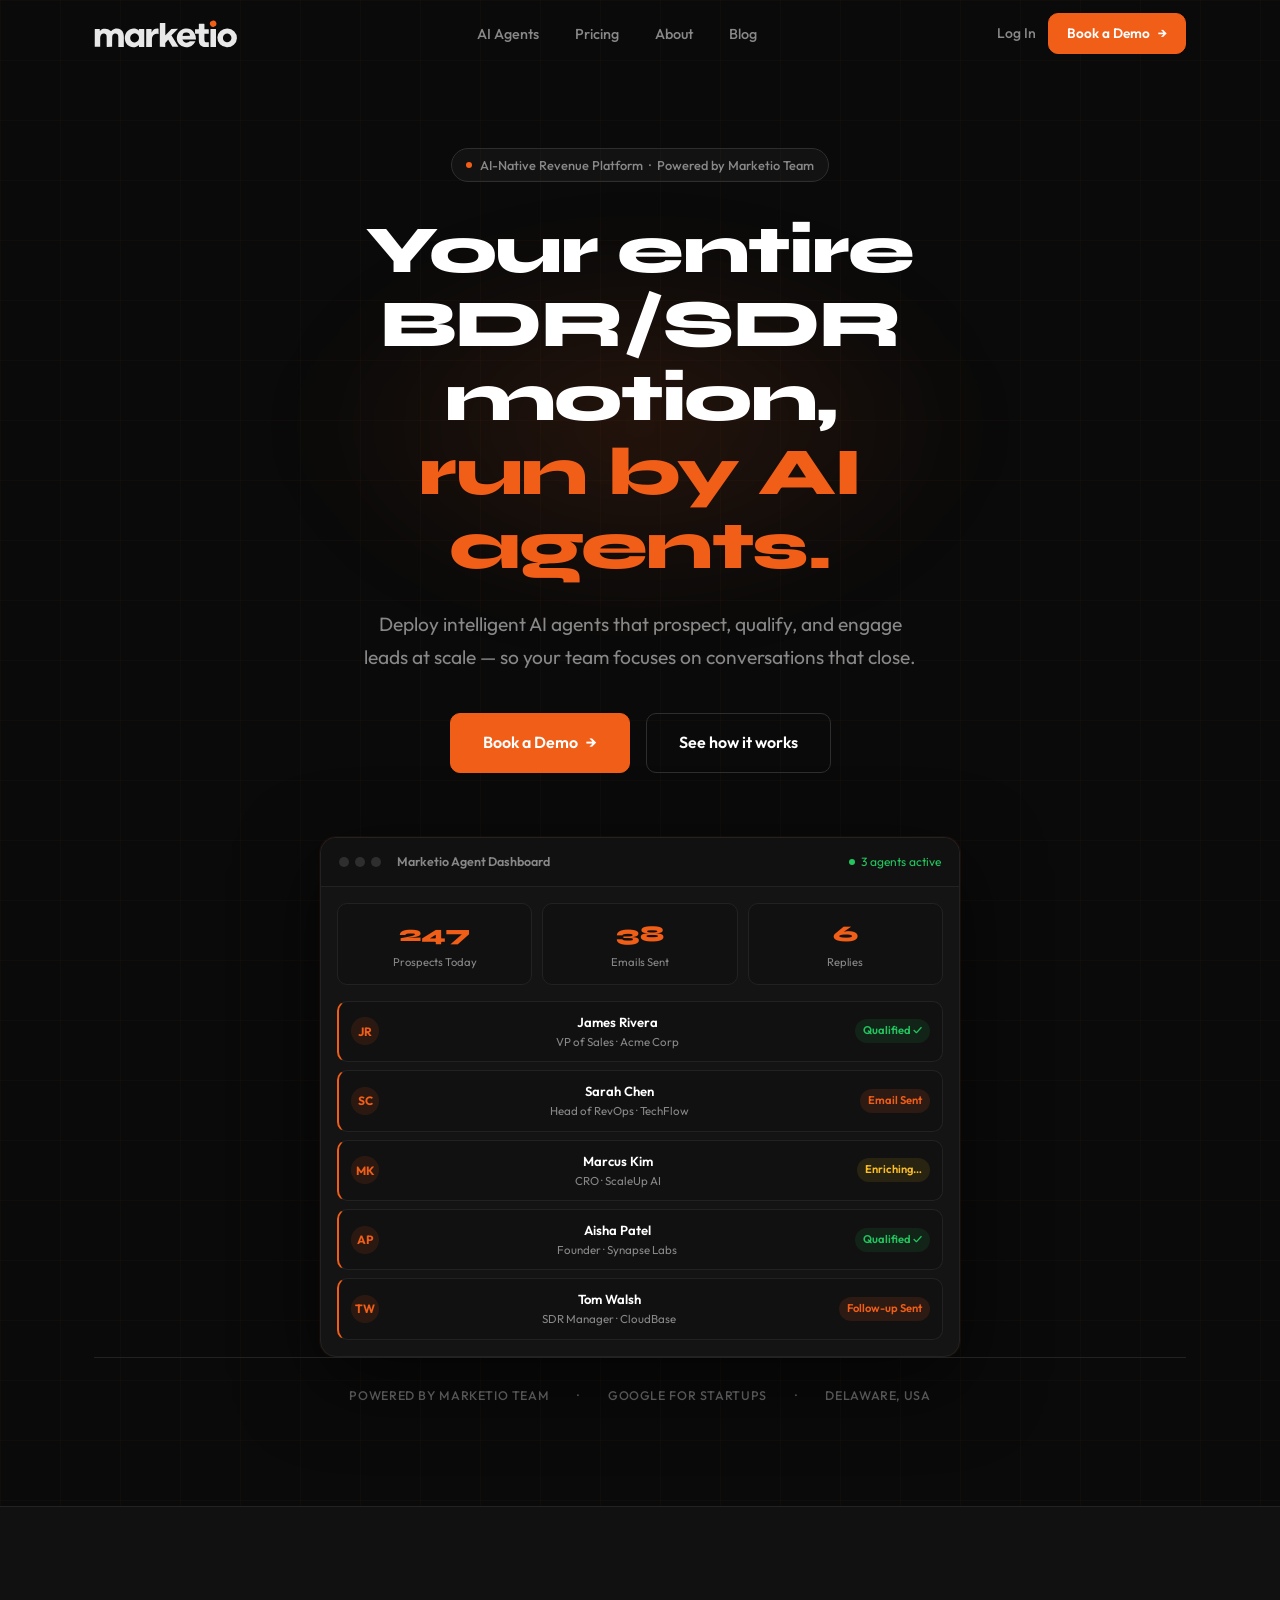
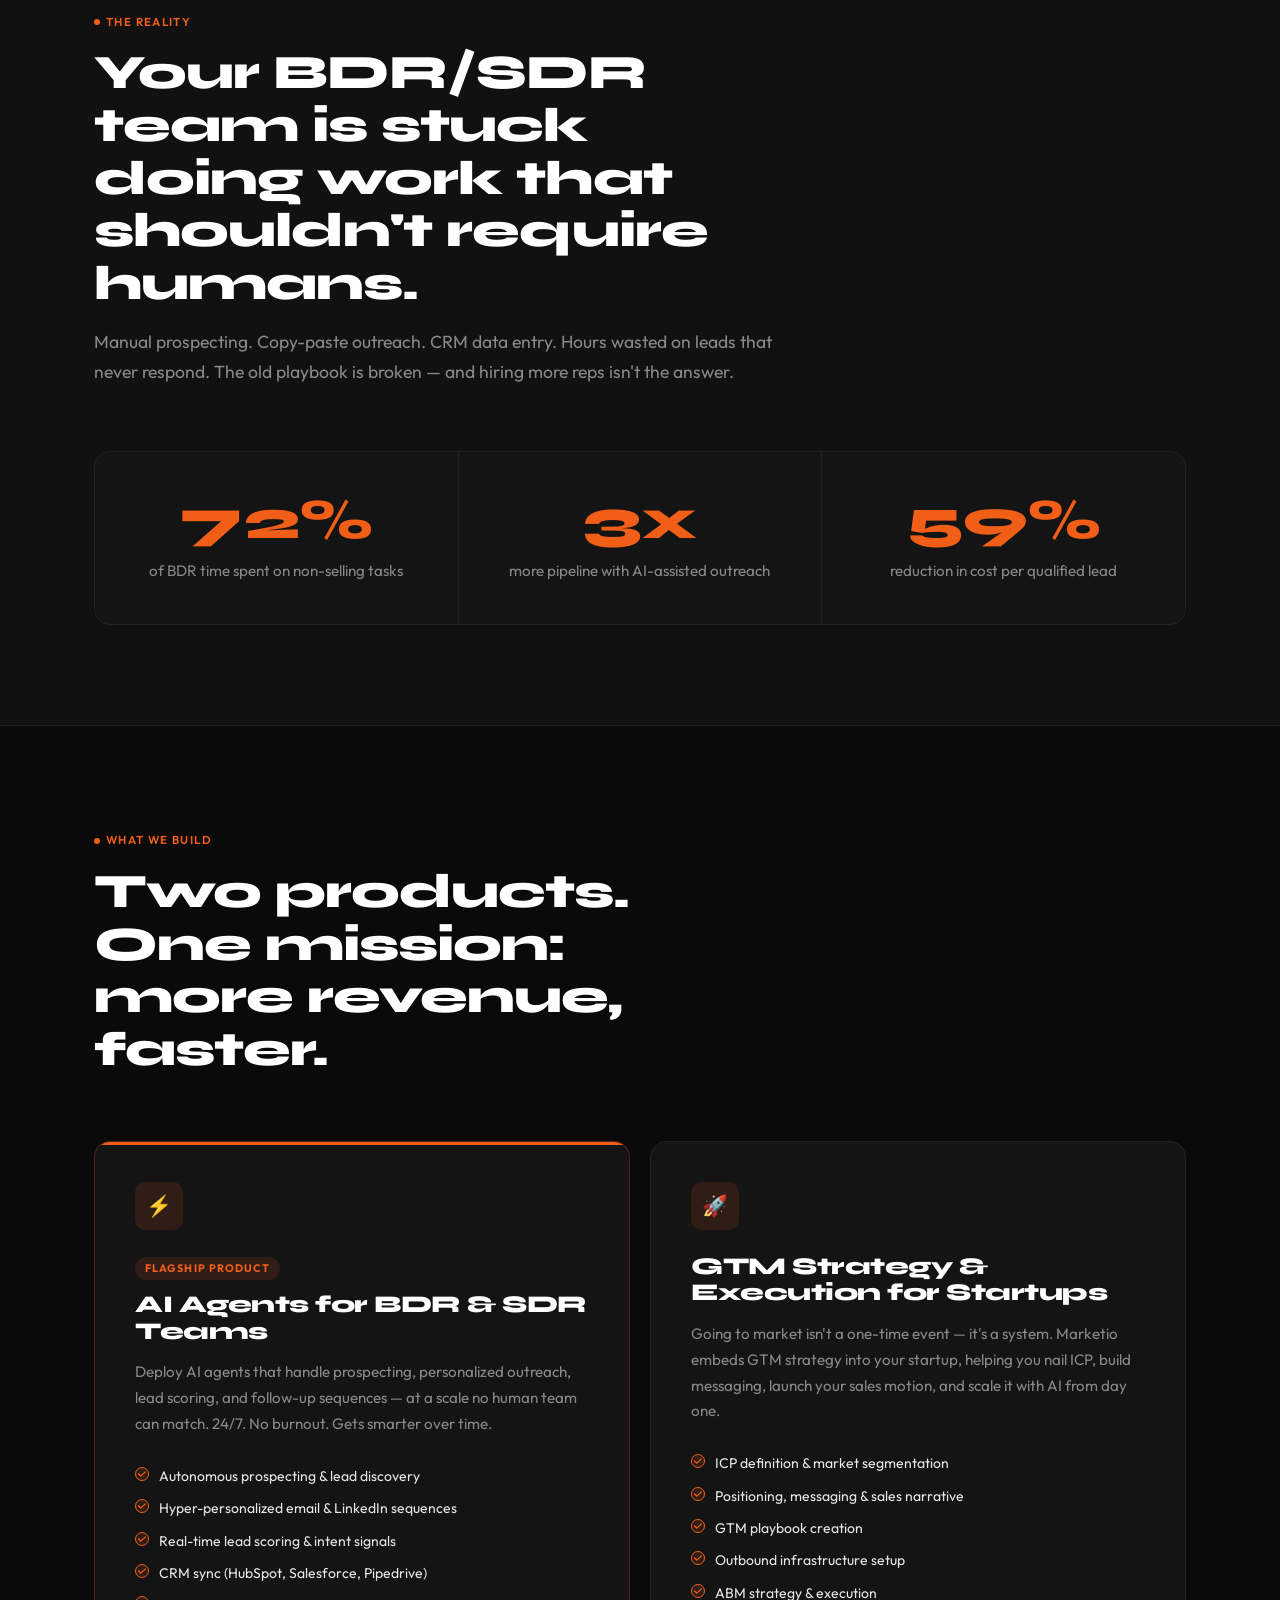
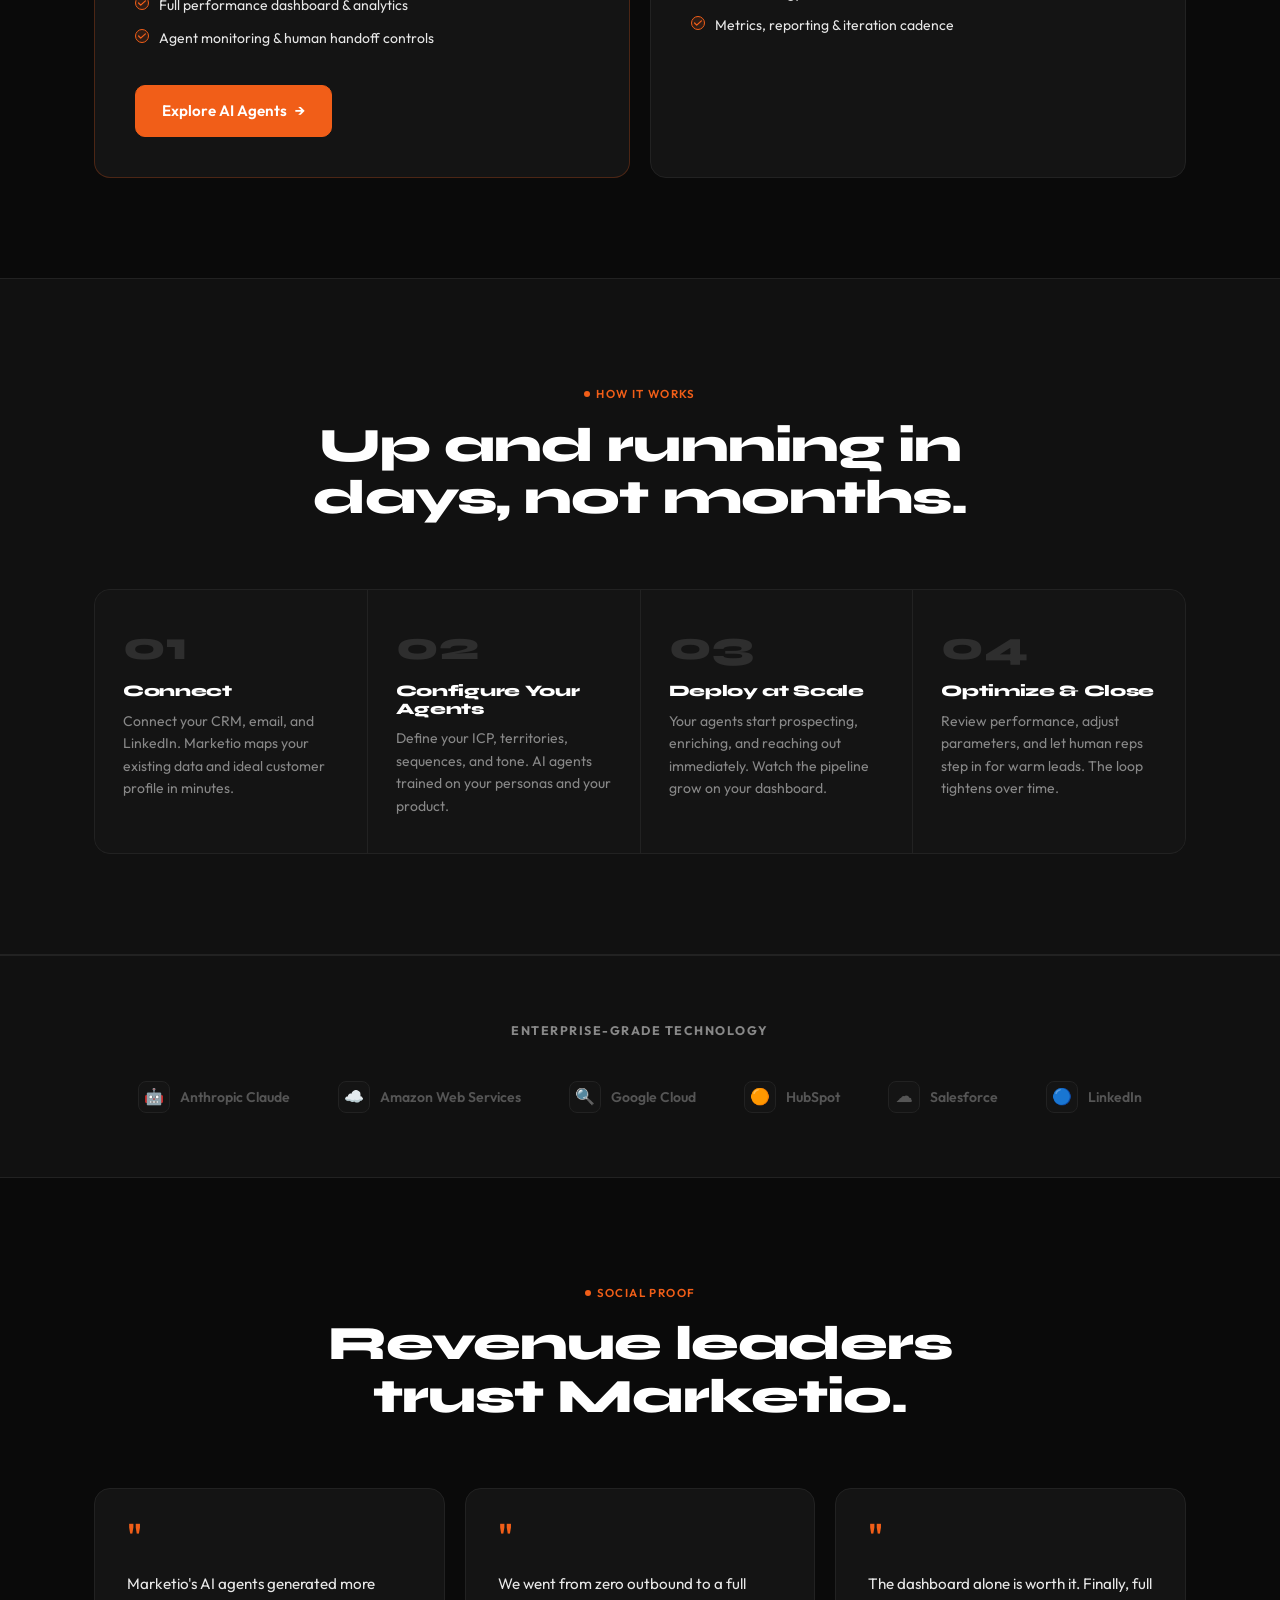
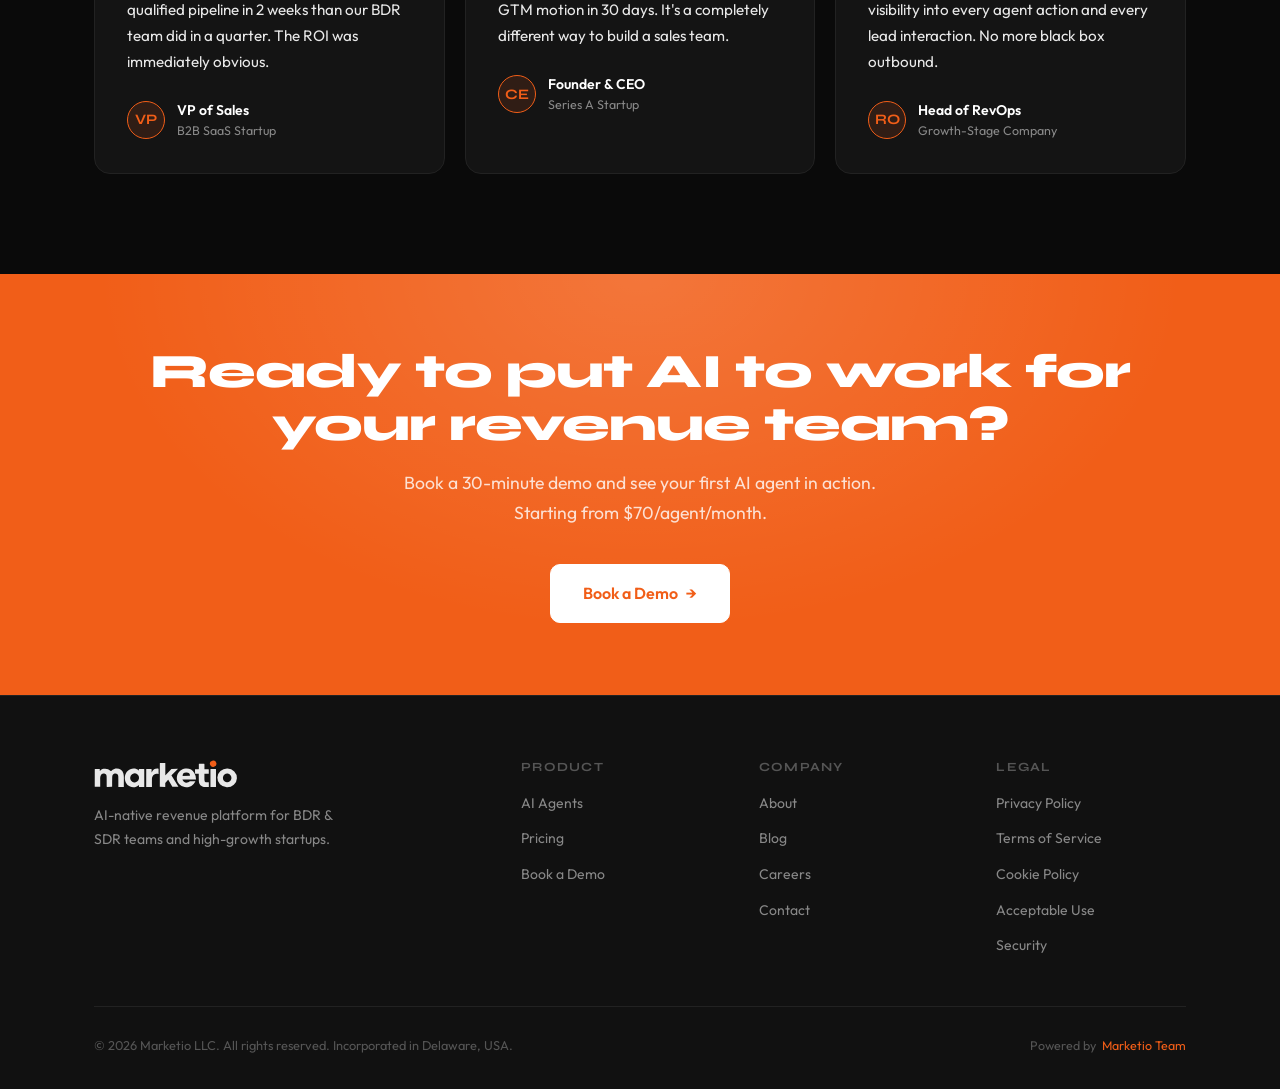
<file: index.html>
<!DOCTYPE html>
<html lang="en">
<head>
  <meta charset="UTF-8">
  <meta name="viewport" content="width=device-width, initial-scale=1.0">
  <title>Marketio — AI Agents for BDR & SDR Teams at Scale</title>
  <meta name="description" content="Marketio deploys intelligent AI agents that prospect, qualify, and engage leads at scale. Built for modern BDR/SDR teams and high-growth startups.">
  <link rel="canonical" href="https://marketio.net/">

  <!-- Preconnect for fonts -->
  <link rel="preconnect" href="https://fonts.googleapis.com">
  <link rel="preconnect" href="https://fonts.gstatic.com" crossorigin>

  <!-- Critical CSS inlined -->
  <style>
    :root{--orange:#f15e18;--bg:#0a0a0a;--white:#fff;--muted:#888;--font-head:'Syne',-apple-system,sans-serif;--font-body:'Outfit',-apple-system,sans-serif}
    *,*::before,*::after{box-sizing:border-box;margin:0;padding:0}
    body{font-family:var(--font-body);background:var(--bg);color:#e8e8e8;-webkit-font-smoothing:antialiased;overflow-x:hidden}
    .nav{position:fixed;top:0;left:0;right:0;z-index:100;height:68px;display:flex;align-items:center;border-bottom:1px solid transparent;transition:background .22s,border-color .22s}
    .nav-inner{display:flex;align-items:center;justify-content:space-between;width:100%;max-width:1140px;margin:0 auto;padding:0 24px}
    .nav-logo{height:28px;display:flex;align-items:center}
    .hero{min-height:100vh;display:flex;align-items:center;padding-top:68px;overflow:hidden;position:relative}
    .hero-inner{position:relative;z-index:2;width:100%;max-width:1140px;margin:0 auto;padding:80px 24px 100px;text-align:center}
    h1{font-family:var(--font-head);font-weight:800;line-height:1.1;letter-spacing:-.02em;color:#fff;font-size:clamp(2.6rem,5.5vw,4.2rem)}
    .btn{display:inline-flex;align-items:center;gap:8px;font-family:var(--font-body);font-size:.95rem;font-weight:600;padding:13px 26px;border-radius:10px;transition:all .22s;white-space:nowrap;cursor:pointer;border:1px solid transparent}
    .btn-primary{background:var(--orange);color:#fff;border-color:var(--orange)}
    .btn-secondary{background:transparent;color:#fff;border-color:#2e2e2e}
  </style>

  <!-- Full CSS async -->
  <link rel="stylesheet" href="/assets/css/main.css" media="print" onload="this.media='all'">
  <noscript><link rel="stylesheet" href="/assets/css/main.css"></noscript>

  <!-- Fonts async -->
  <link rel="stylesheet" href="https://fonts.googleapis.com/css2?family=Syne:wght@700;800&family=Outfit:wght@400;500;600&display=swap" media="print" onload="this.media='all'">
  <noscript><link rel="stylesheet" href="https://fonts.googleapis.com/css2?family=Syne:wght@700;800&family=Outfit:wght@400;500;600&display=swap"></noscript>

  <!-- OG -->
  <meta property="og:title" content="Marketio — AI Agents for BDR & SDR Teams">
  <meta property="og:description" content="AI-native revenue platform. Deploy AI agents that prospect, qualify, and engage at scale.">
  <meta property="og:url" content="https://marketio.net/">
  <meta property="og:type" content="website">
  <meta property="og:image" content="https://marketio.net/assets/img/og-image.webp">
  <meta name="twitter:card" content="summary_large_image">

  <!-- Favicon -->
  <link rel="icon" href="/assets/img/favicon.svg" type="image/svg+xml">

  <!-- Schema.org -->
  <script type="application/ld+json">
  {"@context":"https://schema.org","@type":"Organization","name":"Marketio LLC","url":"https://marketio.net","logo":"https://marketio.net/assets/img/logo.svg","description":"AI-native revenue platform for BDR and SDR teams","contactPoint":{"@type":"ContactPoint","email":"support@marketio.net","contactType":"customer support"}}
  </script>

  <!-- Preconnect GTM -->
  <link rel="preconnect" href="https://www.googletagmanager.com">
</head>
<body>

<!-- ===== NAV ===== -->
<nav class="nav" role="navigation" aria-label="Main navigation">
  <div class="nav-inner">
    <a href="/" class="nav-logo" aria-label="Marketio home">
      <svg viewBox="0.00 0.00 513.00 100.00" height="28" width="auto" aria-label="Marketio" role="img" xmlns="http://www.w3.org/2000/svg">
        <ellipse ry="11.29" rx="11.69" transform="translate(425.53,13.16) rotate(-16.3)" cy="0.00" cx="0.00" fill="#f15e18"></ellipse>
        <path d="M 276.72 31.80 L 299.21 31.58 A 0.34 0.34 0.0 0 1 299.46 32.16 L 276.90 54.54 A 0.34 0.34 0.0 0 0 276.85 54.96 L 301.61 95.29 A 0.34 0.34 0.0 0 1 301.32 95.81 L 280.18 95.74 A 0.34 0.34 0.0 0 1 279.89 95.57 L 265.23 70.62 A 0.34 0.34 0.0 0 0 264.68 70.56 L 254.61 82.04 A 0.34 0.34 0.0 0 0 254.53 82.27 L 254.57 95.65 A 0.34 0.34 0.0 0 1 254.23 95.99 L 235.40 95.94 A 0.34 0.34 0.0 0 1 235.06 95.60 L 235.21 11.35 A 0.34 0.34 0.0 0 1 235.55 11.01 L 254.38 11.04 A 0.34 0.34 0.0 0 1 254.72 11.38 L 254.72 54.28 A 0.34 0.34 0.0 0 0 255.31 54.51 L 276.47 31.91 A 0.34 0.34 0.0 0 1 276.72 31.80 Z" fill="#e8e8e8"></path>
        <path d="M 394.43 49.46 Q 394.20 59.92 394.49 70.36 C 394.80 81.48 401.19 79.86 409.56 79.59 Q 410.20 79.57 410.20 80.21 L 410.15 95.91 Q 410.15 96.50 409.56 96.52 C 395.33 97.00 381.34 98.07 375.93 83.31 Q 374.49 79.38 374.39 72.05 Q 374.23 60.77 374.23 49.51 Q 374.23 49.01 373.73 49.01 L 361.99 48.91 A 0.94 0.94 0.0 0 1 361.06 47.99 L 360.76 33.62 Q 360.75 32.97 361.40 32.97 L 373.22 32.96 A 1.31 1.30 -90.0 0 0 374.52 31.65 L 374.47 14.51 A 0.80 0.79 -89.6 0 1 375.27 13.71 L 393.48 13.72 A 1.01 1.01 0.0 0 1 394.49 14.73 L 394.51 32.76 A 0.51 0.50 90.0 0 0 395.01 33.27 L 408.99 33.25 A 0.99 0.99 0.0 0 1 409.99 34.24 L 410.01 48.20 A 0.95 0.94 0.3 0 1 409.05 49.14 L 395.01 48.91 A 0.57 0.56 1.0 0 0 394.43 49.46 Z" fill="#e8e8e8"></path>
        <path d="M 315.82 70.01 C 319.38 82.41 333.12 84.74 342.08 76.18 Q 342.48 75.80 343.03 75.80 L 361.21 75.79 A 0.90 0.89 13.1 0 1 362.02 77.08 Q 356.89 87.41 347.81 92.62 C 335.57 99.64 319.07 99.13 308.05 89.73 C 285.47 70.46 296.86 33.48 326.50 30.48 Q 347.59 28.35 358.30 46.18 Q 364.69 56.79 364.30 68.78 Q 364.29 69.31 363.75 69.31 L 316.26 69.43 A 0.46 0.46 0.0 0 0 315.82 70.01 Z M 316.65 56.79 L 342.69 56.47 A 0.11 0.11 0.0 0 0 342.80 56.36 L 342.80 56.25 A 12.24 11.68 -0.7 0 0 330.42 44.72 L 328.64 44.74 A 12.24 11.68 -0.7 0 0 316.54 56.57 L 316.54 56.68 A 0.11 0.11 0.0 0 0 316.65 56.79 Z" fill="#e8e8e8"></path>
        <path d="M 159.29 90.07 Q 158.64 90.47 157.70 91.44 C 153.27 95.96 146.09 98.19 140.12 97.68 C 124.09 96.30 112.31 85.43 110.44 69.61 C 108.64 54.32 115.08 38.76 129.69 32.92 C 140.33 28.67 151.14 29.81 159.72 37.52 A 0.31 0.30 20.7 0 0 160.23 37.29 L 160.14 32.85 Q 160.12 32.20 160.78 32.20 L 178.74 32.24 A 0.75 0.75 0.0 0 1 179.49 32.99 L 179.61 95.47 A 0.59 0.58 90.0 0 1 179.03 96.06 L 161.37 96.11 Q 160.66 96.11 160.67 95.40 L 160.77 90.92 Q 160.81 89.12 159.29 90.07 Z M 136.5240 77.8651 A 16.42 15.64 121.2 0 0 158.4079 71.9219 A 16.42 15.64 121.2 0 0 153.5360 49.7749 A 16.42 15.64 121.2 0 0 131.6521 55.7181 A 16.42 15.64 121.2 0 0 136.5240 77.8651 Z" fill="#e8e8e8"></path>
        <path d="M 510.4787 65.1597 A 34.95 33.51 2.0 0 1 474.3805 97.4296 A 34.95 33.51 2.0 0 1 440.6213 62.7203 A 34.95 33.51 2.0 0 1 476.7195 30.4504 A 34.95 33.51 2.0 0 1 510.4787 65.1597 Z M 474.1234 79.5996 A 15.70 15.27 95.8 0 0 490.9018 65.5231 A 15.70 15.27 95.8 0 0 477.2966 48.3604 A 15.70 15.27 95.8 0 0 460.5182 62.4369 A 15.70 15.27 95.8 0 0 474.1234 79.5996 Z" fill="#e8e8e8"></path>
        <path d="M 21.72 39.31 C 24.69 34.79 28.51 32.44 33.96 31.48 Q 48.83 28.84 59.79 39.13 A 1.18 1.17 -44.4 0 0 61.39 39.14 C 64.70 36.10 68.38 33.54 72.63 32.13 C 86.11 27.66 101.26 33.96 105.00 48.23 Q 106.74 54.88 106.69 62.50 Q 106.59 79.17 106.60 95.61 A 0.63 0.62 -0.4 0 1 105.97 96.24 L 87.54 96.29 A 0.61 0.61 0.0 0 1 86.92 95.68 Q 87.04 77.55 86.78 59.27 C 86.67 51.50 81.04 47.16 73.78 48.59 C 67.92 49.73 65.22 55.60 65.06 61.25 Q 64.60 78.04 64.78 94.94 A 1.03 1.03 0.0 0 1 63.76 95.98 L 46.48 96.02 A 1.19 1.19 0.0 0 1 45.29 94.82 Q 45.41 76.96 45.12 59.47 C 45.03 53.53 42.99 49.56 36.78 48.47 C 24.26 46.29 22.08 58.75 22.14 68.75 Q 22.22 82.04 22.25 95.16 A 0.68 0.68 0.0 0 1 21.56 95.84 L 3.46 95.77 A 0.81 0.81 0.0 0 1 2.66 94.96 L 2.74 32.77 A 0.75 0.74 90.0 0 1 3.48 32.02 L 20.02 32.02 A 0.70 0.70 0.0 0 1 20.72 32.72 L 20.80 39.04 A 0.50 0.50 0.0 0 0 21.72 39.31 Z" fill="#e8e8e8"></path>
        <path d="M 206.23 44.10 C 212.09 32.74 217.30 30.15 229.88 30.81 A 0.76 0.75 -88.8 0 1 230.60 31.57 L 230.69 49.43 A 0.69 0.68 -82.4 0 1 229.82 50.10 C 221.09 47.64 213.01 50.28 208.99 58.49 C 206.90 62.75 207.05 66.42 206.95 71.10 Q 206.68 83.43 207.07 95.29 A 0.84 0.83 -1.0 0 1 206.23 96.15 L 187.14 96.17 Q 186.49 96.17 186.49 95.52 L 186.54 33.32 A 0.88 0.88 0.0 0 1 187.43 32.45 L 204.80 32.55 A 1.02 1.02 0.0 0 1 205.81 33.58 L 205.72 43.97 A 0.27 0.27 0.0 0 0 206.23 44.10 Z" fill="#e8e8e8"></path>
        <rect rx="0.99" height="64.18" width="19.78" y="32.09" x="415.94" fill="#e8e8e8"></rect>
      </svg>
    </a>
    <ul class="nav-links" role="list">
      <li><a href="/ai-agents/">AI Agents</a></li>
      <!-- <li><a href="/gtm-services/">GTM Services</a></li> -->
      <li><a href="/pricing/">Pricing</a></li>
      <li><a href="/about/">About</a></li>
      <li><a href="/blog/">Blog</a></li>
    </ul>
    <div class="nav-ctas">
      <a href="#" class="nav-login">Log In</a>
      <a href="https://calendly.com/mubashar_ali/mubashar" target="_blank" rel="noopener" class="btn btn-primary btn-sm btn-arrow">Book a Demo</a>
    </div>
    <button class="nav-toggle" aria-label="Toggle menu" aria-expanded="false">
      <span></span><span></span><span></span>
    </button>
  </div>
</nav>

<!-- Mobile nav -->
<div class="nav-mobile" role="navigation" aria-label="Mobile navigation">
  <a href="/ai-agents/">AI Agents</a>
  <!-- <a href="/gtm-services/">GTM Services</a> -->
  <a href="/pricing/">Pricing</a>
  <a href="/about/">About</a>
  <a href="/blog/">Blog</a>
  <a href="/contact/">Contact</a>
  <a href="https://calendly.com/mubashar_ali/mubashar" target="_blank" rel="noopener" class="btn btn-primary btn-arrow">Book a Demo</a>
</div>

<main>
<!-- ===== HERO ===== -->
<section class="hero" aria-label="Hero">
  <div class="hero-inner">
    <div class="hero-badge">
      <span class="dot"></span>
      AI-Native Revenue Platform &nbsp;·&nbsp; Powered by Marketio Team
    </div>

    <h1>Your entire BDR/SDR motion,<br><span class="accent">run by AI agents.</span></h1>

    <p class="hero-sub">
      Deploy intelligent AI agents that prospect, qualify, and engage leads at scale — so your team focuses on conversations that close.
    </p>

    <div class="hero-ctas">
      <a href="https://calendly.com/mubashar_ali/mubashar" target="_blank" rel="noopener" class="btn btn-primary btn-lg btn-arrow">Book a Demo</a>
      <a href="/ai-agents/" class="btn btn-secondary btn-lg">See how it works</a>
    </div>

    <!-- Agent Activity Widget -->
    <div class="hero-widget" role="presentation">
      <div class="widget-header">
        <div class="dot-row"><span></span><span></span><span></span></div>
        <span class="title">Marketio Agent Dashboard</span>
        <span class="status">3 agents active</span>
      </div>
      <div class="widget-body">
        <div class="widget-stat-row">
          <div class="widget-stat">
            <div class="num" data-target="247" data-suffix="">247</div>
            <div class="lbl">Prospects Today</div>
          </div>
          <div class="widget-stat">
            <div class="num" data-target="38" data-suffix="">38</div>
            <div class="lbl">Emails Sent</div>
          </div>
          <div class="widget-stat">
            <div class="num" data-target="6" data-suffix="">6</div>
            <div class="lbl">Replies</div>
          </div>
        </div>
        <div class="widget-feed" role="list" aria-label="Live agent activity">
          <div class="feed-item" role="listitem">
            <div class="fi-icon">JR</div>
            <div class="fi-text">
              <div class="fi-name">James Rivera</div>
              <div class="fi-role">VP of Sales · Acme Corp</div>
            </div>
            <span class="fi-tag">Qualified ✓</span>
          </div>
          <div class="feed-item" role="listitem">
            <div class="fi-icon">SC</div>
            <div class="fi-text">
              <div class="fi-name">Sarah Chen</div>
              <div class="fi-role">Head of RevOps · TechFlow</div>
            </div>
            <span class="fi-tag sent">Email Sent</span>
          </div>
          <div class="feed-item" role="listitem">
            <div class="fi-icon">MK</div>
            <div class="fi-text">
              <div class="fi-name">Marcus Kim</div>
              <div class="fi-role">CRO · ScaleUp AI</div>
            </div>
            <span class="fi-tag pending">Enriching…</span>
          </div>
          <div class="feed-item" role="listitem">
            <div class="fi-icon">AP</div>
            <div class="fi-text">
              <div class="fi-name">Aisha Patel</div>
              <div class="fi-role">Founder · Synapse Labs</div>
            </div>
            <span class="fi-tag">Qualified ✓</span>
          </div>
          <div class="feed-item" role="listitem">
            <div class="fi-icon">TW</div>
            <div class="fi-text">
              <div class="fi-name">Tom Walsh</div>
              <div class="fi-role">SDR Manager · CloudBase</div>
            </div>
            <span class="fi-tag sent">Follow-up Sent</span>
          </div>
        </div>
      </div>
    </div>

    <!-- Trust bar -->
    <div class="trust-bar">
      <span>Powered by Marketio Team</span>
      <span>·</span>
      <span>Google for Startups</span>
      <span>·</span>
      <span>Delaware, USA</span>
    </div>
  </div>
</section>

<!-- ===== PROBLEM ===== -->
<section class="problem-section section" aria-labelledby="problem-heading">
  <div class="container">
    <div class="section-header reveal">
      <div class="label">The Reality</div>
      <h2 id="problem-heading">Your BDR/SDR team is stuck doing work that shouldn't require humans.</h2>
      <p>Manual prospecting. Copy-paste outreach. CRM data entry. Hours wasted on leads that never respond. The old playbook is broken — and hiring more reps isn't the answer.</p>
    </div>
    <div class="stats-grid reveal">
      <div class="stat-block">
        <div class="big-num" data-target="73" data-suffix="%">73%</div>
        <p>of BDR time spent on non-selling tasks</p>
      </div>
      <div class="stat-block">
        <div class="big-num" data-target="3" data-suffix="x">3x</div>
        <p>more pipeline with AI-assisted outreach</p>
      </div>
      <div class="stat-block">
        <div class="big-num" data-target="60" data-suffix="%">60%</div>
        <p>reduction in cost per qualified lead</p>
      </div>
    </div>
  </div>
</section>

<!-- ===== PRODUCTS ===== -->
<section class="section" aria-labelledby="products-heading">
  <div class="container">
    <div class="section-header reveal">
      <div class="label">What We Build</div>
      <h2 id="products-heading">Two products. One mission: more revenue, faster.</h2>
    </div>
    <div class="products-grid">
      <div class="product-card flagship reveal">
        <div class="card-icon" aria-hidden="true">⚡</div>
        <span class="card-tag">Flagship Product</span>
        <h3>AI Agents for BDR &amp; SDR Teams</h3>
        <p>Deploy AI agents that handle prospecting, personalized outreach, lead scoring, and follow-up sequences — at a scale no human team can match. 24/7. No burnout. Gets smarter over time.</p>
        <ul class="feature-list" role="list">
          <li>Autonomous prospecting &amp; lead discovery</li>
          <li>Hyper-personalized email &amp; LinkedIn sequences</li>
          <li>Real-time lead scoring &amp; intent signals</li>
          <li>CRM sync (HubSpot, Salesforce, Pipedrive)</li>
          <li>Full performance dashboard &amp; analytics</li>
          <li>Agent monitoring &amp; human handoff controls</li>
        </ul>
        <a href="/ai-agents/" class="btn btn-primary btn-arrow">Explore AI Agents</a>
      </div>

      <div class="product-card reveal reveal-delay-1">
        <div class="card-icon" aria-hidden="true">🚀</div>
        <h3>GTM Strategy &amp; Execution for Startups</h3>
        <p>Going to market isn't a one-time event — it's a system. Marketio embeds GTM strategy into your startup, helping you nail ICP, build messaging, launch your sales motion, and scale it with AI from day one.</p>
        <ul class="feature-list" role="list">
          <li>ICP definition &amp; market segmentation</li>
          <li>Positioning, messaging &amp; sales narrative</li>
          <li>GTM playbook creation</li>
          <li>Outbound infrastructure setup</li>
          <li>ABM strategy &amp; execution</li>
          <li>Metrics, reporting &amp; iteration cadence</li>
        </ul>
        <!-- <a href="/gtm-services/" class="btn btn-secondary btn-arrow">Explore GTM Services</a> -->
      </div>
    </div>
  </div>
</section>

<!-- ===== HOW IT WORKS ===== -->
<section class="section" style="background:var(--surface);border-top:1px solid var(--border);border-bottom:1px solid var(--border);" aria-labelledby="hiw-heading">
  <div class="container">
    <div class="section-header center text-center reveal">
      <div class="label">How It Works</div>
      <h2 id="hiw-heading">Up and running in days, not months.</h2>
    </div>
    <div class="steps-grid reveal">
      <div class="step-block">
        <div class="step-num">01</div>
        <h4>Connect</h4>
        <p>Connect your CRM, email, and LinkedIn. Marketio maps your existing data and ideal customer profile in minutes.</p>
      </div>
      <div class="step-block">
        <div class="step-num">02</div>
        <h4>Configure Your Agents</h4>
        <p>Define your ICP, territories, sequences, and tone. AI agents trained on your personas and your product.</p>
      </div>
      <div class="step-block">
        <div class="step-num">03</div>
        <h4>Deploy at Scale</h4>
        <p>Your agents start prospecting, enriching, and reaching out immediately. Watch the pipeline grow on your dashboard.</p>
      </div>
      <div class="step-block">
        <div class="step-num">04</div>
        <h4>Optimize &amp; Close</h4>
        <p>Review performance, adjust parameters, and let human reps step in for warm leads. The loop tightens over time.</p>
      </div>
    </div>
  </div>
</section>

<!-- ===== TECH STACK ===== -->
<section class="tech-section section-sm" aria-label="Technology partners">
  <div class="container">
    <p class="text-center text-muted reveal" style="font-size:.78rem;font-weight:700;letter-spacing:.12em;text-transform:uppercase;margin-bottom:0">Enterprise-Grade Technology</p>
    <div class="tech-logos reveal">
      <div class="tech-logo"><div class="tl-icon" aria-hidden="true">🤖</div>Anthropic Claude</div>
      <div class="tech-logo"><div class="tl-icon" aria-hidden="true">☁️</div>Amazon Web Services</div>
      <div class="tech-logo"><div class="tl-icon" aria-hidden="true">🔍</div>Google Cloud</div>
      <div class="tech-logo"><div class="tl-icon" aria-hidden="true">🟠</div>HubSpot</div>
      <div class="tech-logo"><div class="tl-icon" aria-hidden="true">☁</div>Salesforce</div>
      <div class="tech-logo"><div class="tl-icon" aria-hidden="true">🔵</div>LinkedIn</div>
    </div>
  </div>
</section>

<!-- ===== TESTIMONIALS ===== -->
<section class="section" aria-labelledby="social-proof-heading">
  <div class="container">
    <div class="section-header center text-center reveal">
      <div class="label">Social Proof</div>
      <h2 id="social-proof-heading">Revenue leaders trust Marketio.</h2>
    </div>
    <div class="testimonials-grid">
      <div class="testimonial-card reveal">
        <p class="t-quote">Marketio's AI agents generated more qualified pipeline in 2 weeks than our BDR team did in a quarter. The ROI was immediately obvious.</p>
        <div class="t-author">
          <div class="t-avatar" aria-hidden="true">VP</div>
          <div class="t-author-info">
            <div class="name">VP of Sales</div>
            <div class="role">B2B SaaS Startup</div>
          </div>
        </div>
      </div>
      <div class="testimonial-card reveal reveal-delay-1">
        <p class="t-quote">We went from zero outbound to a full GTM motion in 30 days. It's a completely different way to build a sales team.</p>
        <div class="t-author">
          <div class="t-avatar" aria-hidden="true">CE</div>
          <div class="t-author-info">
            <div class="name">Founder &amp; CEO</div>
            <div class="role">Series A Startup</div>
          </div>
        </div>
      </div>
      <div class="testimonial-card reveal reveal-delay-2">
        <p class="t-quote">The dashboard alone is worth it. Finally, full visibility into every agent action and every lead interaction. No more black box outbound.</p>
        <div class="t-author">
          <div class="t-avatar" aria-hidden="true">RO</div>
          <div class="t-author-info">
            <div class="name">Head of RevOps</div>
            <div class="role">Growth-Stage Company</div>
          </div>
        </div>
      </div>
    </div>
  </div>
</section>

<!-- ===== CTA BANNER ===== -->
<section class="cta-banner" aria-label="Call to action">
  <div class="container">
    <h2>Ready to put AI to work for your revenue team?</h2>
    <p>Book a 30-minute demo and see your first AI agent in action. Starting from $70/agent/month.</p>
    <a href="https://calendly.com/mubashar_ali/mubashar" target="_blank" rel="noopener" class="btn btn-cta-white btn-lg btn-arrow">Book a Demo</a>
  </div>
</section>
</main>

<!-- ===== FOOTER ===== -->
<footer class="footer" role="contentinfo">
  <div class="container">
    <div class="footer-grid">
      <div class="footer-brand">
        <svg viewBox="0.00 0.00 513.00 100.00" height="24" width="auto" class="logo" aria-label="Marketio" xmlns="http://www.w3.org/2000/svg">
          <ellipse ry="11.29" rx="11.69" transform="translate(425.53,13.16) rotate(-16.3)" cy="0.00" cx="0.00" fill="#f15e18"></ellipse>
          <path d="M 276.72 31.80 L 299.21 31.58 A 0.34 0.34 0.0 0 1 299.46 32.16 L 276.90 54.54 A 0.34 0.34 0.0 0 0 276.85 54.96 L 301.61 95.29 A 0.34 0.34 0.0 0 1 301.32 95.81 L 280.18 95.74 A 0.34 0.34 0.0 0 1 279.89 95.57 L 265.23 70.62 A 0.34 0.34 0.0 0 0 264.68 70.56 L 254.61 82.04 A 0.34 0.34 0.0 0 0 254.53 82.27 L 254.57 95.65 A 0.34 0.34 0.0 0 1 254.23 95.99 L 235.40 95.94 A 0.34 0.34 0.0 0 1 235.06 95.60 L 235.21 11.35 A 0.34 0.34 0.0 0 1 235.55 11.01 L 254.38 11.04 A 0.34 0.34 0.0 0 1 254.72 11.38 L 254.72 54.28 A 0.34 0.34 0.0 0 0 255.31 54.51 L 276.47 31.91 A 0.34 0.34 0.0 0 1 276.72 31.80 Z" fill="#e8e8e8"></path>
          <path d="M 394.43 49.46 Q 394.20 59.92 394.49 70.36 C 394.80 81.48 401.19 79.86 409.56 79.59 Q 410.20 79.57 410.20 80.21 L 410.15 95.91 Q 410.15 96.50 409.56 96.52 C 395.33 97.00 381.34 98.07 375.93 83.31 Q 374.49 79.38 374.39 72.05 Q 374.23 60.77 374.23 49.51 Q 374.23 49.01 373.73 49.01 L 361.99 48.91 A 0.94 0.94 0.0 0 1 361.06 47.99 L 360.76 33.62 Q 360.75 32.97 361.40 32.97 L 373.22 32.96 A 1.31 1.30 -90.0 0 0 374.52 31.65 L 374.47 14.51 A 0.80 0.79 -89.6 0 1 375.27 13.71 L 393.48 13.72 A 1.01 1.01 0.0 0 1 394.49 14.73 L 394.51 32.76 A 0.51 0.50 90.0 0 0 395.01 33.27 L 408.99 33.25 A 0.99 0.99 0.0 0 1 409.99 34.24 L 410.01 48.20 A 0.95 0.94 0.3 0 1 409.05 49.14 L 395.01 48.91 A 0.57 0.56 1.0 0 0 394.43 49.46 Z" fill="#e8e8e8"></path>
          <path d="M 315.82 70.01 C 319.38 82.41 333.12 84.74 342.08 76.18 Q 342.48 75.80 343.03 75.80 L 361.21 75.79 A 0.90 0.89 13.1 0 1 362.02 77.08 Q 356.89 87.41 347.81 92.62 C 335.57 99.64 319.07 99.13 308.05 89.73 C 285.47 70.46 296.86 33.48 326.50 30.48 Q 347.59 28.35 358.30 46.18 Q 364.69 56.79 364.30 68.78 Q 364.29 69.31 363.75 69.31 L 316.26 69.43 A 0.46 0.46 0.0 0 0 315.82 70.01 Z M 316.65 56.79 L 342.69 56.47 A 0.11 0.11 0.0 0 0 342.80 56.36 L 342.80 56.25 A 12.24 11.68 -0.7 0 0 330.42 44.72 L 328.64 44.74 A 12.24 11.68 -0.7 0 0 316.54 56.57 L 316.54 56.68 A 0.11 0.11 0.0 0 0 316.65 56.79 Z" fill="#e8e8e8"></path>
          <path d="M 159.29 90.07 Q 158.64 90.47 157.70 91.44 C 153.27 95.96 146.09 98.19 140.12 97.68 C 124.09 96.30 112.31 85.43 110.44 69.61 C 108.64 54.32 115.08 38.76 129.69 32.92 C 140.33 28.67 151.14 29.81 159.72 37.52 A 0.31 0.30 20.7 0 0 160.23 37.29 L 160.14 32.85 Q 160.12 32.20 160.78 32.20 L 178.74 32.24 A 0.75 0.75 0.0 0 1 179.49 32.99 L 179.61 95.47 A 0.59 0.58 90.0 0 1 179.03 96.06 L 161.37 96.11 Q 160.66 96.11 160.67 95.40 L 160.77 90.92 Q 160.81 89.12 159.29 90.07 Z M 136.5240 77.8651 A 16.42 15.64 121.2 0 0 158.4079 71.9219 A 16.42 15.64 121.2 0 0 153.5360 49.7749 A 16.42 15.64 121.2 0 0 131.6521 55.7181 A 16.42 15.64 121.2 0 0 136.5240 77.8651 Z" fill="#e8e8e8"></path>
          <path d="M 510.4787 65.1597 A 34.95 33.51 2.0 0 1 474.3805 97.4296 A 34.95 33.51 2.0 0 1 440.6213 62.7203 A 34.95 33.51 2.0 0 1 476.7195 30.4504 A 34.95 33.51 2.0 0 1 510.4787 65.1597 Z M 474.1234 79.5996 A 15.70 15.27 95.8 0 0 490.9018 65.5231 A 15.70 15.27 95.8 0 0 477.2966 48.3604 A 15.70 15.27 95.8 0 0 460.5182 62.4369 A 15.70 15.27 95.8 0 0 474.1234 79.5996 Z" fill="#e8e8e8"></path>
          <path d="M 21.72 39.31 C 24.69 34.79 28.51 32.44 33.96 31.48 Q 48.83 28.84 59.79 39.13 A 1.18 1.17 -44.4 0 0 61.39 39.14 C 64.70 36.10 68.38 33.54 72.63 32.13 C 86.11 27.66 101.26 33.96 105.00 48.23 Q 106.74 54.88 106.69 62.50 Q 106.59 79.17 106.60 95.61 A 0.63 0.62 -0.4 0 1 105.97 96.24 L 87.54 96.29 A 0.61 0.61 0.0 0 1 86.92 95.68 Q 87.04 77.55 86.78 59.27 C 86.67 51.50 81.04 47.16 73.78 48.59 C 67.92 49.73 65.22 55.60 65.06 61.25 Q 64.60 78.04 64.78 94.94 A 1.03 1.03 0.0 0 1 63.76 95.98 L 46.48 96.02 A 1.19 1.19 0.0 0 1 45.29 94.82 Q 45.41 76.96 45.12 59.47 C 45.03 53.53 42.99 49.56 36.78 48.47 C 24.26 46.29 22.08 58.75 22.14 68.75 Q 22.22 82.04 22.25 95.16 A 0.68 0.68 0.0 0 1 21.56 95.84 L 3.46 95.77 A 0.81 0.81 0.0 0 1 2.66 94.96 L 2.74 32.77 A 0.75 0.74 90.0 0 1 3.48 32.02 L 20.02 32.02 A 0.70 0.70 0.0 0 1 20.72 32.72 L 20.80 39.04 A 0.50 0.50 0.0 0 0 21.72 39.31 Z" fill="#e8e8e8"></path>
          <path d="M 206.23 44.10 C 212.09 32.74 217.30 30.15 229.88 30.81 A 0.76 0.75 -88.8 0 1 230.60 31.57 L 230.69 49.43 A 0.69 0.68 -82.4 0 1 229.82 50.10 C 221.09 47.64 213.01 50.28 208.99 58.49 C 206.90 62.75 207.05 66.42 206.95 71.10 Q 206.68 83.43 207.07 95.29 A 0.84 0.83 -1.0 0 1 206.23 96.15 L 187.14 96.17 Q 186.49 96.17 186.49 95.52 L 186.54 33.32 A 0.88 0.88 0.0 0 1 187.43 32.45 L 204.80 32.55 A 1.02 1.02 0.0 0 1 205.81 33.58 L 205.72 43.97 A 0.27 0.27 0.0 0 0 206.23 44.10 Z" fill="#e8e8e8"></path>
          <rect rx="0.99" height="64.18" width="19.78" y="32.09" x="415.94" fill="#e8e8e8"></rect>
        </svg>
        <p>AI-native revenue platform for BDR &amp; SDR teams and high-growth startups.</p>
      </div>
      <div class="footer-col">
        <h5>Product</h5>
        <ul>
          <li><a href="/ai-agents/">AI Agents</a></li>
          <!-- <li><a href="/gtm-services/">GTM Services</a></li> -->
          <li><a href="/pricing/">Pricing</a></li>
          <li><a href="https://calendly.com/mubashar_ali/mubashar" target="_blank" rel="noopener">Book a Demo</a></li>
        </ul>
      </div>
      <div class="footer-col">
        <h5>Company</h5>
        <ul>
          <li><a href="/about/">About</a></li>
          <li><a href="/blog/">Blog</a></li>
          <li><a href="/careers/">Careers</a></li>
          <li><a href="/contact/">Contact</a></li>
        </ul>
      </div>
      <div class="footer-col">
        <h5>Legal</h5>
        <ul>
          <li><a href="/privacy/">Privacy Policy</a></li>
          <li><a href="/terms/">Terms of Service</a></li>
          <li><a href="/cookies/">Cookie Policy</a></li>
          <li><a href="/acceptable-use/">Acceptable Use</a></li>
          <li><a href="/security/">Security</a></li>
        </ul>
      </div>
    </div>
    <div class="footer-bottom">
      <p>© 2026 Marketio LLC. All rights reserved. Incorporated in Delaware, USA.</p>
      <span class="powered">Powered by <span>Marketio Team</span></span>
    </div>
  </div>
</footer>

<script src="/assets/js/main.js" defer></script>
</body>
</html>
</file>
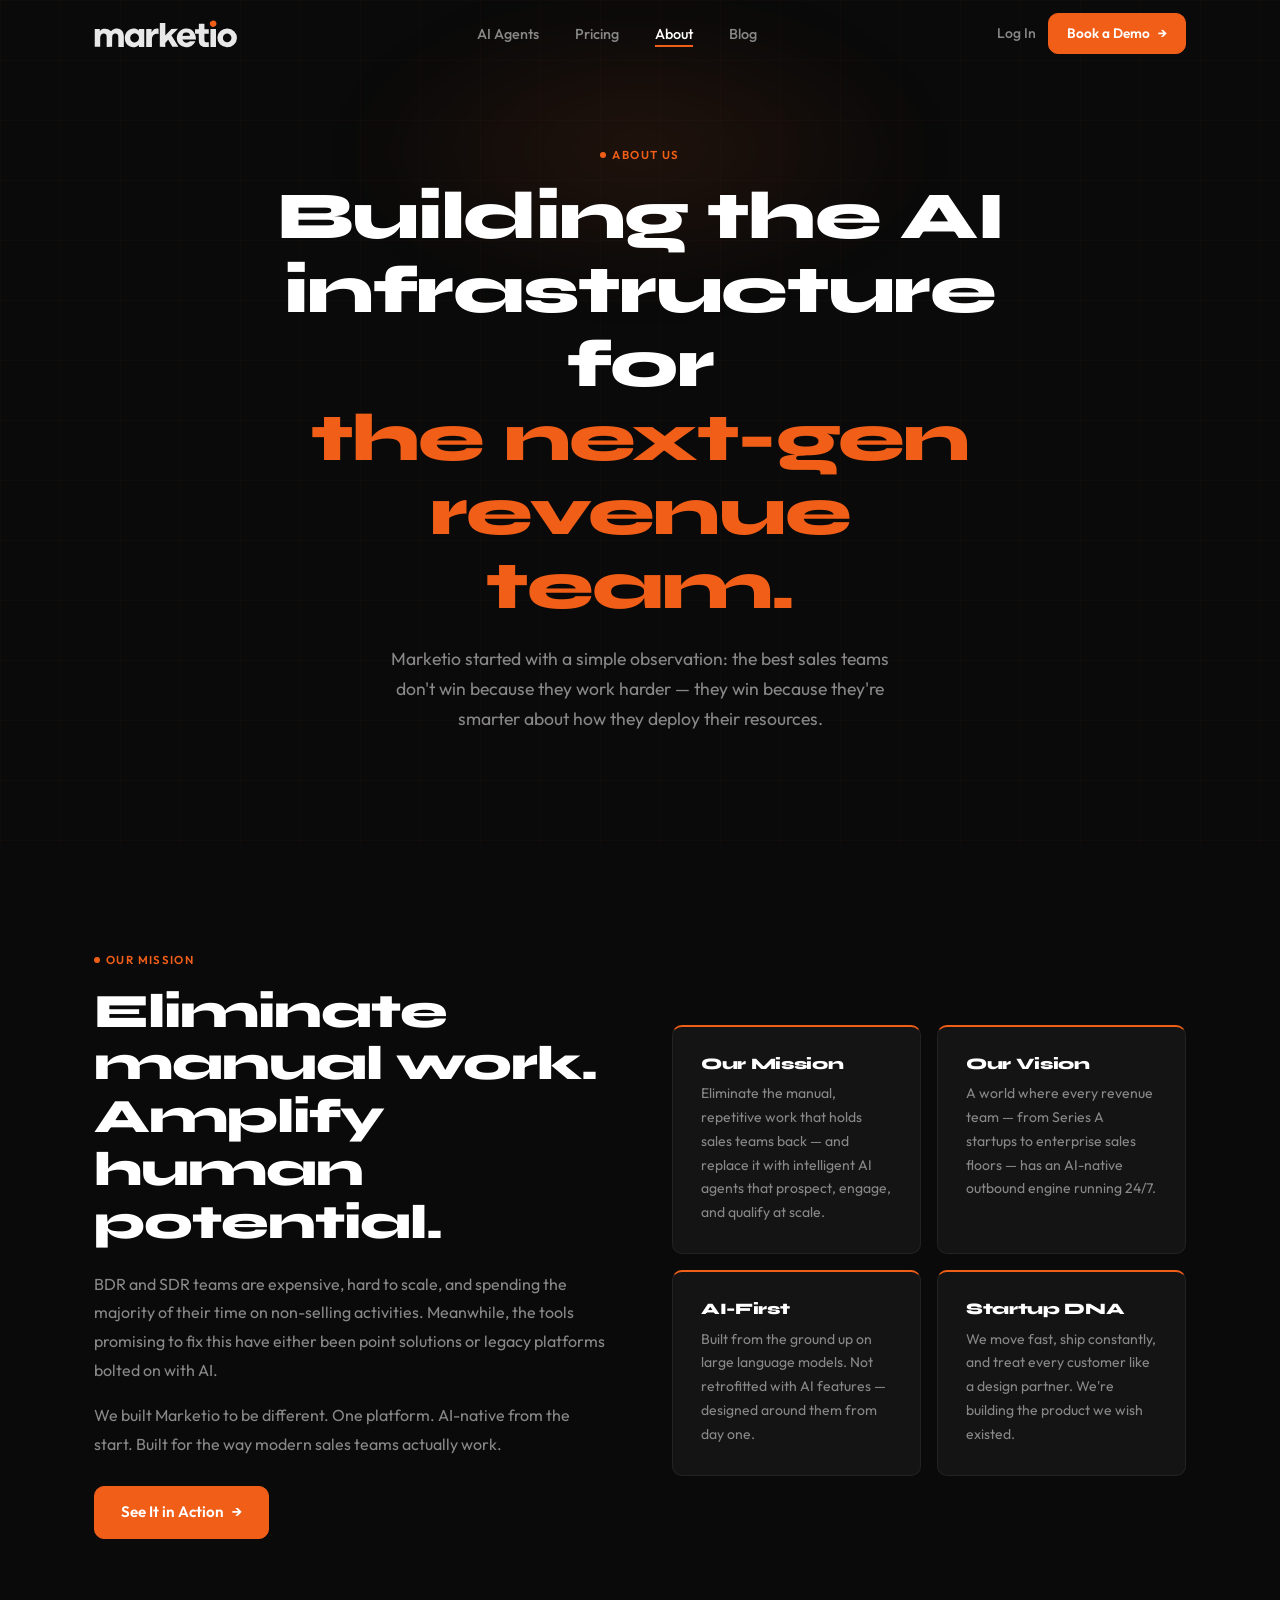
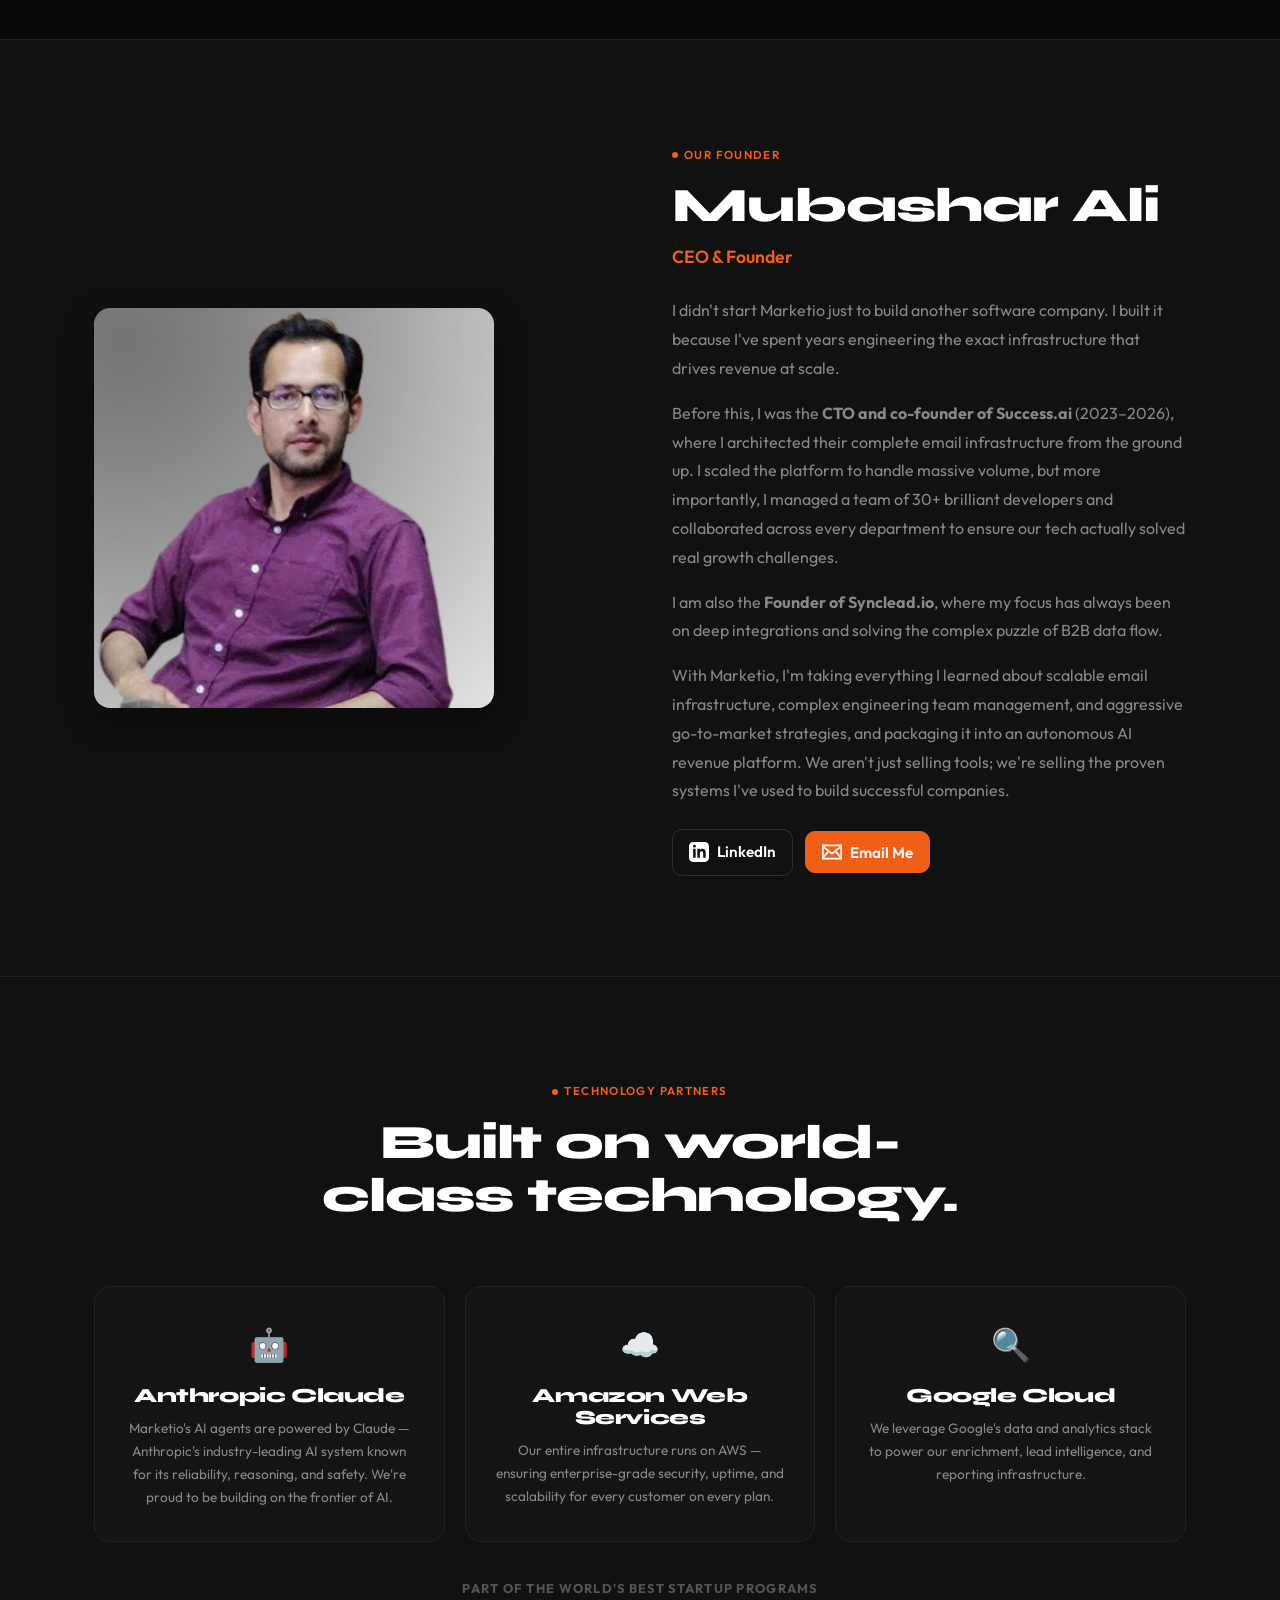
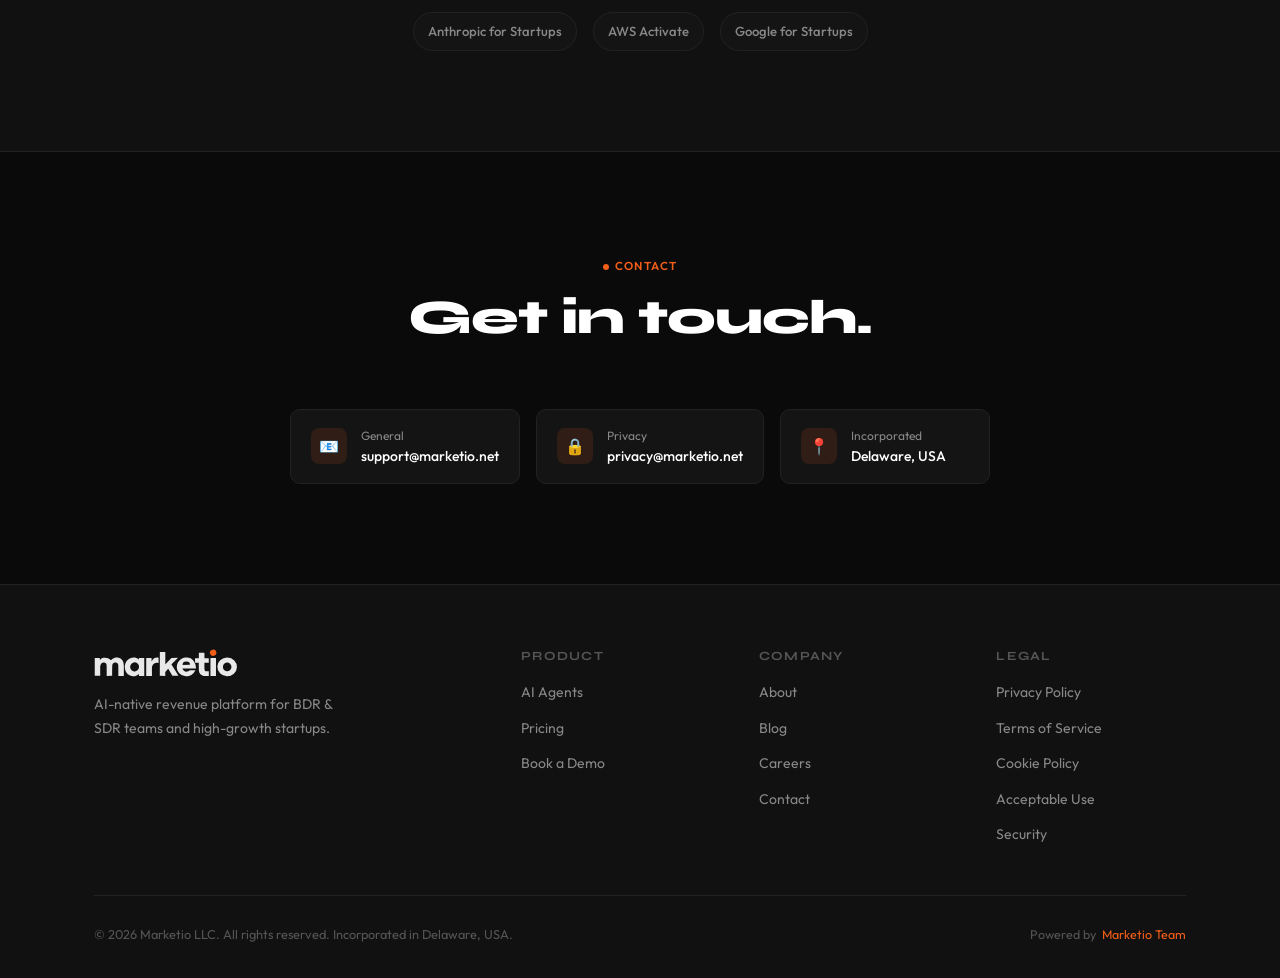
<file: about/index.html>
<!DOCTYPE html>
<html lang="en">
<head>
  <meta charset="UTF-8">
  <meta name="viewport" content="width=device-width, initial-scale=1.0">
  <title>About Marketio — AI-Native Revenue Platform</title>
  <meta name="description" content="Marketio LLC is a Delaware-incorporated AI startup building the next generation of revenue automation. Powered by Marketio Team, built on AWS.">
  <link rel="canonical" href="https://marketio.net/about/">
  <link rel="preconnect" href="https://fonts.googleapis.com">
  <link rel="preconnect" href="https://fonts.gstatic.com" crossorigin>
  <style>:root{--orange:#f15e18;--bg:#0a0a0a;--white:#fff;--muted:#888;--font-head:'Syne',-apple-system,sans-serif;--font-body:'Outfit',-apple-system,sans-serif}*,*::before,*::after{box-sizing:border-box;margin:0;padding:0}body{font-family:var(--font-body);background:var(--bg);color:#e8e8e8;-webkit-font-smoothing:antialiased;overflow-x:hidden}.nav{position:fixed;top:0;left:0;right:0;z-index:100;height:68px;display:flex;align-items:center;border-bottom:1px solid transparent;transition:background .22s,border-color .22s}.nav-inner{display:flex;align-items:center;justify-content:space-between;width:100%;max-width:1140px;margin:0 auto;padding:0 24px}.btn{display:inline-flex;align-items:center;gap:8px;font-family:var(--font-body);font-size:.95rem;font-weight:600;padding:13px 26px;border-radius:10px;transition:all .22s;cursor:pointer;border:1px solid transparent}.btn-primary{background:var(--orange);color:#fff;border-color:var(--orange)}</style>
  <link rel="stylesheet" href="/assets/css/main.css" media="print" onload="this.media='all'">
  <noscript><link rel="stylesheet" href="/assets/css/main.css"></noscript>
  <link rel="stylesheet" href="https://fonts.googleapis.com/css2?family=Syne:wght@700;800&family=Outfit:wght@400;500;600&display=swap" media="print" onload="this.media='all'">
  <noscript><link rel="stylesheet" href="https://fonts.googleapis.com/css2?family=Syne:wght@700;800&family=Outfit:wght@400;500;600&display=swap"></noscript>
  <meta property="og:title" content="About Marketio">
  <meta property="og:description" content="Marketio LLC is a Delaware-incorporated AI startup building the next generation of revenue automation. Powered by Marketio Team, built on AWS.">
  <meta property="og:url" content="https://marketio.net/about/">
  <meta property="og:type" content="website">
  <meta property="og:image" content="https://marketio.net/assets/img/og-image.webp">
  <meta name="twitter:card" content="summary_large_image">
  <link rel="icon" href="/assets/img/favicon.svg" type="image/svg+xml">
</head>
<body>
<nav class="nav" role="navigation" aria-label="Main navigation">
  <div class="nav-inner">
    <a href="/" class="nav-logo" aria-label="Marketio home">
      <svg viewBox="0.00 0.00 513.00 100.00" height="28" width="auto" xmlns="http://www.w3.org/2000/svg"><ellipse ry="11.29" rx="11.69" transform="translate(425.53,13.16) rotate(-16.3)" cy="0.00" cx="0.00" fill="#f15e18"></ellipse><path d="M 276.72 31.80 L 299.21 31.58 A 0.34 0.34 0.0 0 1 299.46 32.16 L 276.90 54.54 A 0.34 0.34 0.0 0 0 276.85 54.96 L 301.61 95.29 A 0.34 0.34 0.0 0 1 301.32 95.81 L 280.18 95.74 A 0.34 0.34 0.0 0 1 279.89 95.57 L 265.23 70.62 A 0.34 0.34 0.0 0 0 264.68 70.56 L 254.61 82.04 A 0.34 0.34 0.0 0 0 254.53 82.27 L 254.57 95.65 A 0.34 0.34 0.0 0 1 254.23 95.99 L 235.40 95.94 A 0.34 0.34 0.0 0 1 235.06 95.60 L 235.21 11.35 A 0.34 0.34 0.0 0 1 235.55 11.01 L 254.38 11.04 A 0.34 0.34 0.0 0 1 254.72 11.38 L 254.72 54.28 A 0.34 0.34 0.0 0 0 255.31 54.51 L 276.47 31.91 A 0.34 0.34 0.0 0 1 276.72 31.80 Z" fill="#e8e8e8"></path><path d="M 394.43 49.46 Q 394.20 59.92 394.49 70.36 C 394.80 81.48 401.19 79.86 409.56 79.59 Q 410.20 79.57 410.20 80.21 L 410.15 95.91 Q 410.15 96.50 409.56 96.52 C 395.33 97.00 381.34 98.07 375.93 83.31 Q 374.49 79.38 374.39 72.05 Q 374.23 60.77 374.23 49.51 Q 374.23 49.01 373.73 49.01 L 361.99 48.91 A 0.94 0.94 0.0 0 1 361.06 47.99 L 360.76 33.62 Q 360.75 32.97 361.40 32.97 L 373.22 32.96 A 1.31 1.30 -90.0 0 0 374.52 31.65 L 374.47 14.51 A 0.80 0.79 -89.6 0 1 375.27 13.71 L 393.48 13.72 A 1.01 1.01 0.0 0 1 394.49 14.73 L 394.51 32.76 A 0.51 0.50 90.0 0 0 395.01 33.27 L 408.99 33.25 A 0.99 0.99 0.0 0 1 409.99 34.24 L 410.01 48.20 A 0.95 0.94 0.3 0 1 409.05 49.14 L 395.01 48.91 A 0.57 0.56 1.0 0 0 394.43 49.46 Z" fill="#e8e8e8"></path><path d="M 315.82 70.01 C 319.38 82.41 333.12 84.74 342.08 76.18 Q 342.48 75.80 343.03 75.80 L 361.21 75.79 A 0.90 0.89 13.1 0 1 362.02 77.08 Q 356.89 87.41 347.81 92.62 C 335.57 99.64 319.07 99.13 308.05 89.73 C 285.47 70.46 296.86 33.48 326.50 30.48 Q 347.59 28.35 358.30 46.18 Q 364.69 56.79 364.30 68.78 Q 364.29 69.31 363.75 69.31 L 316.26 69.43 A 0.46 0.46 0.0 0 0 315.82 70.01 Z M 316.65 56.79 L 342.69 56.47 A 0.11 0.11 0.0 0 0 342.80 56.36 L 342.80 56.25 A 12.24 11.68 -0.7 0 0 330.42 44.72 L 328.64 44.74 A 12.24 11.68 -0.7 0 0 316.54 56.57 L 316.54 56.68 A 0.11 0.11 0.0 0 0 316.65 56.79 Z" fill="#e8e8e8"></path><path d="M 159.29 90.07 Q 158.64 90.47 157.70 91.44 C 153.27 95.96 146.09 98.19 140.12 97.68 C 124.09 96.30 112.31 85.43 110.44 69.61 C 108.64 54.32 115.08 38.76 129.69 32.92 C 140.33 28.67 151.14 29.81 159.72 37.52 A 0.31 0.30 20.7 0 0 160.23 37.29 L 160.14 32.85 Q 160.12 32.20 160.78 32.20 L 178.74 32.24 A 0.75 0.75 0.0 0 1 179.49 32.99 L 179.61 95.47 A 0.59 0.58 90.0 0 1 179.03 96.06 L 161.37 96.11 Q 160.66 96.11 160.67 95.40 L 160.77 90.92 Q 160.81 89.12 159.29 90.07 Z M 136.5240 77.8651 A 16.42 15.64 121.2 0 0 158.4079 71.9219 A 16.42 15.64 121.2 0 0 153.5360 49.7749 A 16.42 15.64 121.2 0 0 131.6521 55.7181 A 16.42 15.64 121.2 0 0 136.5240 77.8651 Z" fill="#e8e8e8"></path><path d="M 510.4787 65.1597 A 34.95 33.51 2.0 0 1 474.3805 97.4296 A 34.95 33.51 2.0 0 1 440.6213 62.7203 A 34.95 33.51 2.0 0 1 476.7195 30.4504 A 34.95 33.51 2.0 0 1 510.4787 65.1597 Z M 474.1234 79.5996 A 15.70 15.27 95.8 0 0 490.9018 65.5231 A 15.70 15.27 95.8 0 0 477.2966 48.3604 A 15.70 15.27 95.8 0 0 460.5182 62.4369 A 15.70 15.27 95.8 0 0 474.1234 79.5996 Z" fill="#e8e8e8"></path><path d="M 21.72 39.31 C 24.69 34.79 28.51 32.44 33.96 31.48 Q 48.83 28.84 59.79 39.13 A 1.18 1.17 -44.4 0 0 61.39 39.14 C 64.70 36.10 68.38 33.54 72.63 32.13 C 86.11 27.66 101.26 33.96 105.00 48.23 Q 106.74 54.88 106.69 62.50 Q 106.59 79.17 106.60 95.61 A 0.63 0.62 -0.4 0 1 105.97 96.24 L 87.54 96.29 A 0.61 0.61 0.0 0 1 86.92 95.68 Q 87.04 77.55 86.78 59.27 C 86.67 51.50 81.04 47.16 73.78 48.59 C 67.92 49.73 65.22 55.60 65.06 61.25 Q 64.60 78.04 64.78 94.94 A 1.03 1.03 0.0 0 1 63.76 95.98 L 46.48 96.02 A 1.19 1.19 0.0 0 1 45.29 94.82 Q 45.41 76.96 45.12 59.47 C 45.03 53.53 42.99 49.56 36.78 48.47 C 24.26 46.29 22.08 58.75 22.14 68.75 Q 22.22 82.04 22.25 95.16 A 0.68 0.68 0.0 0 1 21.56 95.84 L 3.46 95.77 A 0.81 0.81 0.0 0 1 2.66 94.96 L 2.74 32.77 A 0.75 0.74 90.0 0 1 3.48 32.02 L 20.02 32.02 A 0.70 0.70 0.0 0 1 20.72 32.72 L 20.80 39.04 A 0.50 0.50 0.0 0 0 21.72 39.31 Z" fill="#e8e8e8"></path><path d="M 206.23 44.10 C 212.09 32.74 217.30 30.15 229.88 30.81 A 0.76 0.75 -88.8 0 1 230.60 31.57 L 230.69 49.43 A 0.69 0.68 -82.4 0 1 229.82 50.10 C 221.09 47.64 213.01 50.28 208.99 58.49 C 206.90 62.75 207.05 66.42 206.95 71.10 Q 206.68 83.43 207.07 95.29 A 0.84 0.83 -1.0 0 1 206.23 96.15 L 187.14 96.17 Q 186.49 96.17 186.49 95.52 L 186.54 33.32 A 0.88 0.88 0.0 0 1 187.43 32.45 L 204.80 32.55 A 1.02 1.02 0.0 0 1 205.81 33.58 L 205.72 43.97 A 0.27 0.27 0.0 0 0 206.23 44.10 Z" fill="#e8e8e8"></path><rect rx="0.99" height="64.18" width="19.78" y="32.09" x="415.94" fill="#e8e8e8"></rect></svg>
    </a>
    <ul class="nav-links"><li><a href="/ai-agents/">AI Agents</a></li><!-- <li><a href="/gtm-services/">GTM Services</a></li> --><li><a href="/pricing/">Pricing</a></li><li><a href="/about/">About</a></li><li><a href="/blog/">Blog</a></li></ul>
    <div class="nav-ctas"><a href="#" class="nav-login">Log In</a><a href="https://calendly.com/mubashar_ali/mubashar" target="_blank" rel="noopener" class="btn btn-primary btn-sm btn-arrow">Book a Demo</a></div>
    <button class="nav-toggle" aria-label="Toggle menu"><span></span><span></span><span></span></button>
  </div>
</nav>
<div class="nav-mobile"><a href="/ai-agents/">AI Agents</a><!-- <a href="/gtm-services/">GTM Services</a> --><a href="/pricing/">Pricing</a><a href="/about/">About</a><a href="/blog/">Blog</a><a href="/contact/">Contact</a><a href="https://calendly.com/mubashar_ali/mubashar" target="_blank" rel="noopener" class="btn btn-primary btn-arrow">Book a Demo</a></div>
<main>
<section class="page-hero"><div class="container">
  <div class="label">About Us</div>
  <h1>Building the AI infrastructure for<br><span style="color:var(--orange)">the next-gen revenue team.</span></h1>
  <p>Marketio started with a simple observation: the best sales teams don't win because they work harder — they win because they're smarter about how they deploy their resources.</p>
</div></section>

<section class="section"><div class="container">
  <div class="about-grid">
    <div class="about-text reveal">
      <div class="label">Our Mission</div>
      <h2>Eliminate manual work. Amplify human potential.</h2>
      <p>BDR and SDR teams are expensive, hard to scale, and spending the majority of their time on non-selling activities. Meanwhile, the tools promising to fix this have either been point solutions or legacy platforms bolted on with AI.</p>
      <p>We built Marketio to be different. One platform. AI-native from the start. Built for the way modern sales teams actually work.</p>
      <a href="https://calendly.com/mubashar_ali/mubashar" target="_blank" rel="noopener" class="btn btn-primary btn-arrow" style="margin-top:12px">See It in Action</a>
    </div>
    <div class="reveal reveal-delay-1">
      <div class="mission-cards">
        <div class="mission-card"><h4>Our Mission</h4><p>Eliminate the manual, repetitive work that holds sales teams back — and replace it with intelligent AI agents that prospect, engage, and qualify at scale.</p></div>
        <div class="mission-card"><h4>Our Vision</h4><p>A world where every revenue team — from Series A startups to enterprise sales floors — has an AI-native outbound engine running 24/7.</p></div>
        <div class="mission-card"><h4>AI-First</h4><p>Built from the ground up on large language models. Not retrofitted with AI features — designed around them from day one.</p></div>
        <div class="mission-card"><h4>Startup DNA</h4><p>We move fast, ship constantly, and treat every customer like a design partner. We're building the product we wish existed.</p></div>
      </div>
    </div>
  </div>
</div></section>

<section class="section" style="background:var(--surface);border-top:1px solid var(--border)"><div class="container">
  <div class="about-grid" style="align-items: center">
    <div class="reveal">
      <img src="/assets/img/mubashar.jpg" alt="Mubashar Ali, CEO of Marketio" style="width:100%;max-width:400px;border-radius:16px;object-fit:cover;aspect-ratio:1/1;display:block;box-shadow:0 12px 32px rgba(0,0,0,0.4)">
    </div>
    <div class="about-text reveal reveal-delay-1">
      <div class="label">Our Founder</div>
      <h2 style="margin-bottom:8px">Mubashar Ali</h2>
      <p style="font-weight:600;color:var(--orange);margin-bottom:24px;font-size:1.1rem">CEO &amp; Founder</p>
      <p>I didn't start Marketio just to build another software company. I built it because I've spent years engineering the exact infrastructure that drives revenue at scale.</p>
      <p>Before this, I was the <strong>CTO and co-founder of Success.ai</strong> (2023–2026), where I architected their complete email infrastructure from the ground up. I scaled the platform to handle massive volume, but more importantly, I managed a team of 30+ brilliant developers and collaborated across every department to ensure our tech actually solved real growth challenges.</p>
      <p>I am also the <strong>Founder of Synclead.io</strong>, where my focus has always been on deep integrations and solving the complex puzzle of B2B data flow.</p>
      <p>With Marketio, I'm taking everything I learned about scalable email infrastructure, complex engineering team management, and aggressive go-to-market strategies, and packaging it into an autonomous AI revenue platform. We aren't just selling tools; we're selling the proven systems I've used to build successful companies.</p>
      <div style="display:flex;gap:12px;margin-top:24px;align-items:center;">
        <a href="https://www.linkedin.com/in/mubashar1/" target="_blank" rel="noopener" class="btn btn-secondary" style="padding:10px 16px">
          <svg style="width:20px;height:20px;fill:currentColor" viewBox="0 0 24 24"><path d="M19 0h-14c-2.761 0-5 2.239-5 5v14c0 2.761 2.239 5 5 5h14c2.762 0 5-2.239 5-5v-14c0-2.761-2.238-5-5-5zm-11 19h-3v-11h3v11zm-1.5-12.268c-.966 0-1.75-.79-1.75-1.764s.784-1.764 1.75-1.764 1.75.79 1.75 1.764-.783 1.764-1.75 1.764zm13.5 12.268h-3v-5.604c0-3.368-4-3.113-4 0v5.604h-3v-11h3v1.765c1.396-2.586 7-2.777 7 2.476v6.759z"/></svg>
          LinkedIn
        </a>
        <button id="p-contact" class="btn btn-primary" style="padding:10px 16px" onclick="this.innerHTML=['mubashar','marketio.net'].join('@'); this.style.userSelect='all'; this.style.cursor='text'; this.onclick=null;">
          <svg style="width:20px;height:20px;fill:currentColor" viewBox="0 0 24 24"><path d="M0 3v18h24v-18h-24zm6.623 7.929l-4.623 5.712v-9.458l4.623 3.746zm-4.141-5.929h19.035l-9.517 7.713-9.518-7.713zm5.694 7.188l3.824 3.099 3.83-3.104 5.612 6.817h-18.992l5.726-6.812zm9.208-1.264l4.616-3.741v9.348l-4.616-5.607z"/></svg>
          Email Me
        </button>
      </div>
    </div>
  </div>
</div></section>

<section class="section" style="background:var(--surface);border-top:1px solid var(--border);border-bottom:1px solid var(--border)"><div class="container">
  <div class="section-header center text-center reveal"><div class="label">Technology Partners</div><h2>Built on world-class technology.</h2></div>
  <div class="partners-grid reveal">
    <div class="partner-card"><div class="partner-icon">🤖</div><h4>Anthropic Claude</h4><p>Marketio's AI agents are powered by Claude — Anthropic's industry-leading AI system known for its reliability, reasoning, and safety. We're proud to be building on the frontier of AI.</p></div>
    <div class="partner-card"><div class="partner-icon">☁️</div><h4>Amazon Web Services</h4><p>Our entire infrastructure runs on AWS — ensuring enterprise-grade security, uptime, and scalability for every customer on every plan.</p></div>
    <div class="partner-card"><div class="partner-icon">🔍</div><h4>Google Cloud</h4><p>We leverage Google's data and analytics stack to power our enrichment, lead intelligence, and reporting infrastructure.</p></div>
  </div>
  <div style="text-align:center;margin-top:36px" class="reveal">
    <p style="font-size:.8rem;font-weight:700;letter-spacing:.1em;text-transform:uppercase;color:var(--muted-l);margin-bottom:12px">Part of the world's best startup programs</p>
    <div style="display:flex;gap:16px;justify-content:center;flex-wrap:wrap">
      <span class="integration-badge">Anthropic for Startups</span>
      <span class="integration-badge">AWS Activate</span>
      <span class="integration-badge">Google for Startups</span>
    </div>
  </div>
</div></section>

<section class="section"><div class="container">
  <div class="section-header center text-center reveal"><div class="label">Contact</div><h2>Get in touch.</h2></div>
  <div style="display:grid;grid-template-columns:repeat(3,1fr);gap:16px;max-width:700px;margin:0 auto" class="reveal">
    <div class="contact-method"><div class="cm-icon">📧</div><div><div class="cm-label">General</div><div class="cm-value">support@marketio.net</div></div></div>
    <div class="contact-method"><div class="cm-icon">🔒</div><div><div class="cm-label">Privacy</div><div class="cm-value">privacy@marketio.net</div></div></div>
    <div class="contact-method"><div class="cm-icon">📍</div><div><div class="cm-label">Incorporated</div><div class="cm-value">Delaware, USA</div></div></div>
  </div>
</div></section>
</main>
<footer class="footer"><div class="container">
  <div class="footer-grid">
    <div class="footer-brand">
      <svg viewBox="0.00 0.00 513.00 100.00" height="24" width="auto" class="logo" aria-label="Marketio" xmlns="http://www.w3.org/2000/svg">
          <ellipse ry="11.29" rx="11.69" transform="translate(425.53,13.16) rotate(-16.3)" cy="0.00" cx="0.00" fill="#f15e18"></ellipse>
          <path d="M 276.72 31.80 L 299.21 31.58 A 0.34 0.34 0.0 0 1 299.46 32.16 L 276.90 54.54 A 0.34 0.34 0.0 0 0 276.85 54.96 L 301.61 95.29 A 0.34 0.34 0.0 0 1 301.32 95.81 L 280.18 95.74 A 0.34 0.34 0.0 0 1 279.89 95.57 L 265.23 70.62 A 0.34 0.34 0.0 0 0 264.68 70.56 L 254.61 82.04 A 0.34 0.34 0.0 0 0 254.53 82.27 L 254.57 95.65 A 0.34 0.34 0.0 0 1 254.23 95.99 L 235.40 95.94 A 0.34 0.34 0.0 0 1 235.06 95.60 L 235.21 11.35 A 0.34 0.34 0.0 0 1 235.55 11.01 L 254.38 11.04 A 0.34 0.34 0.0 0 1 254.72 11.38 L 254.72 54.28 A 0.34 0.34 0.0 0 0 255.31 54.51 L 276.47 31.91 A 0.34 0.34 0.0 0 1 276.72 31.80 Z" fill="#e8e8e8"></path>
          <path d="M 394.43 49.46 Q 394.20 59.92 394.49 70.36 C 394.80 81.48 401.19 79.86 409.56 79.59 Q 410.20 79.57 410.20 80.21 L 410.15 95.91 Q 410.15 96.50 409.56 96.52 C 395.33 97.00 381.34 98.07 375.93 83.31 Q 374.49 79.38 374.39 72.05 Q 374.23 60.77 374.23 49.51 Q 374.23 49.01 373.73 49.01 L 361.99 48.91 A 0.94 0.94 0.0 0 1 361.06 47.99 L 360.76 33.62 Q 360.75 32.97 361.40 32.97 L 373.22 32.96 A 1.31 1.30 -90.0 0 0 374.52 31.65 L 374.47 14.51 A 0.80 0.79 -89.6 0 1 375.27 13.71 L 393.48 13.72 A 1.01 1.01 0.0 0 1 394.49 14.73 L 394.51 32.76 A 0.51 0.50 90.0 0 0 395.01 33.27 L 408.99 33.25 A 0.99 0.99 0.0 0 1 409.99 34.24 L 410.01 48.20 A 0.95 0.94 0.3 0 1 409.05 49.14 L 395.01 48.91 A 0.57 0.56 1.0 0 0 394.43 49.46 Z" fill="#e8e8e8"></path>
          <path d="M 315.82 70.01 C 319.38 82.41 333.12 84.74 342.08 76.18 Q 342.48 75.80 343.03 75.80 L 361.21 75.79 A 0.90 0.89 13.1 0 1 362.02 77.08 Q 356.89 87.41 347.81 92.62 C 335.57 99.64 319.07 99.13 308.05 89.73 C 285.47 70.46 296.86 33.48 326.50 30.48 Q 347.59 28.35 358.30 46.18 Q 364.69 56.79 364.30 68.78 Q 364.29 69.31 363.75 69.31 L 316.26 69.43 A 0.46 0.46 0.0 0 0 315.82 70.01 Z M 316.65 56.79 L 342.69 56.47 A 0.11 0.11 0.0 0 0 342.80 56.36 L 342.80 56.25 A 12.24 11.68 -0.7 0 0 330.42 44.72 L 328.64 44.74 A 12.24 11.68 -0.7 0 0 316.54 56.57 L 316.54 56.68 A 0.11 0.11 0.0 0 0 316.65 56.79 Z" fill="#e8e8e8"></path>
          <path d="M 159.29 90.07 Q 158.64 90.47 157.70 91.44 C 153.27 95.96 146.09 98.19 140.12 97.68 C 124.09 96.30 112.31 85.43 110.44 69.61 C 108.64 54.32 115.08 38.76 129.69 32.92 C 140.33 28.67 151.14 29.81 159.72 37.52 A 0.31 0.30 20.7 0 0 160.23 37.29 L 160.14 32.85 Q 160.12 32.20 160.78 32.20 L 178.74 32.24 A 0.75 0.75 0.0 0 1 179.49 32.99 L 179.61 95.47 A 0.59 0.58 90.0 0 1 179.03 96.06 L 161.37 96.11 Q 160.66 96.11 160.67 95.40 L 160.77 90.92 Q 160.81 89.12 159.29 90.07 Z M 136.5240 77.8651 A 16.42 15.64 121.2 0 0 158.4079 71.9219 A 16.42 15.64 121.2 0 0 153.5360 49.7749 A 16.42 15.64 121.2 0 0 131.6521 55.7181 A 16.42 15.64 121.2 0 0 136.5240 77.8651 Z" fill="#e8e8e8"></path>
          <path d="M 510.4787 65.1597 A 34.95 33.51 2.0 0 1 474.3805 97.4296 A 34.95 33.51 2.0 0 1 440.6213 62.7203 A 34.95 33.51 2.0 0 1 476.7195 30.4504 A 34.95 33.51 2.0 0 1 510.4787 65.1597 Z M 474.1234 79.5996 A 15.70 15.27 95.8 0 0 490.9018 65.5231 A 15.70 15.27 95.8 0 0 477.2966 48.3604 A 15.70 15.27 95.8 0 0 460.5182 62.4369 A 15.70 15.27 95.8 0 0 474.1234 79.5996 Z" fill="#e8e8e8"></path>
          <path d="M 21.72 39.31 C 24.69 34.79 28.51 32.44 33.96 31.48 Q 48.83 28.84 59.79 39.13 A 1.18 1.17 -44.4 0 0 61.39 39.14 C 64.70 36.10 68.38 33.54 72.63 32.13 C 86.11 27.66 101.26 33.96 105.00 48.23 Q 106.74 54.88 106.69 62.50 Q 106.59 79.17 106.60 95.61 A 0.63 0.62 -0.4 0 1 105.97 96.24 L 87.54 96.29 A 0.61 0.61 0.0 0 1 86.92 95.68 Q 87.04 77.55 86.78 59.27 C 86.67 51.50 81.04 47.16 73.78 48.59 C 67.92 49.73 65.22 55.60 65.06 61.25 Q 64.60 78.04 64.78 94.94 A 1.03 1.03 0.0 0 1 63.76 95.98 L 46.48 96.02 A 1.19 1.19 0.0 0 1 45.29 94.82 Q 45.41 76.96 45.12 59.47 C 45.03 53.53 42.99 49.56 36.78 48.47 C 24.26 46.29 22.08 58.75 22.14 68.75 Q 22.22 82.04 22.25 95.16 A 0.68 0.68 0.0 0 1 21.56 95.84 L 3.46 95.77 A 0.81 0.81 0.0 0 1 2.66 94.96 L 2.74 32.77 A 0.75 0.74 90.0 0 1 3.48 32.02 L 20.02 32.02 A 0.70 0.70 0.0 0 1 20.72 32.72 L 20.80 39.04 A 0.50 0.50 0.0 0 0 21.72 39.31 Z" fill="#e8e8e8"></path>
          <path d="M 206.23 44.10 C 212.09 32.74 217.30 30.15 229.88 30.81 A 0.76 0.75 -88.8 0 1 230.60 31.57 L 230.69 49.43 A 0.69 0.68 -82.4 0 1 229.82 50.10 C 221.09 47.64 213.01 50.28 208.99 58.49 C 206.90 62.75 207.05 66.42 206.95 71.10 Q 206.68 83.43 207.07 95.29 A 0.84 0.83 -1.0 0 1 206.23 96.15 L 187.14 96.17 Q 186.49 96.17 186.49 95.52 L 186.54 33.32 A 0.88 0.88 0.0 0 1 187.43 32.45 L 204.80 32.55 A 1.02 1.02 0.0 0 1 205.81 33.58 L 205.72 43.97 A 0.27 0.27 0.0 0 0 206.23 44.10 Z" fill="#e8e8e8"></path>
          <rect rx="0.99" height="64.18" width="19.78" y="32.09" x="415.94" fill="#e8e8e8"></rect>
        </svg>
      <p>AI-native revenue platform for BDR &amp; SDR teams and high-growth startups.</p>
    </div>
    <div class="footer-col"><h5>Product</h5><ul><li><a href="/ai-agents/">AI Agents</a></li><!-- <li><a href="/gtm-services/">GTM Services</a></li> --><li><a href="/pricing/">Pricing</a></li><li><a href="https://calendly.com/mubashar_ali/mubashar" target="_blank" rel="noopener">Book a Demo</a></li></ul></div>
    <div class="footer-col"><h5>Company</h5><ul><li><a href="/about/">About</a></li><li><a href="/blog/">Blog</a></li><li><a href="/careers/">Careers</a></li><li><a href="/contact/">Contact</a></li></ul></div>
    <div class="footer-col"><h5>Legal</h5><ul><li><a href="/privacy/">Privacy Policy</a></li><li><a href="/terms/">Terms of Service</a></li><li><a href="/cookies/">Cookie Policy</a></li><li><a href="/acceptable-use/">Acceptable Use</a></li><li><a href="/security/">Security</a></li></ul></div>
  </div>
  <div class="footer-bottom">
    <p>&copy; 2026 Marketio LLC. All rights reserved. Incorporated in Delaware, USA.</p>
    <span class="powered">Powered by <span>Marketio Team</span></span>
  </div>
</div></footer>
<script src="/assets/js/main.js" defer></script>
</body></html>
</file>
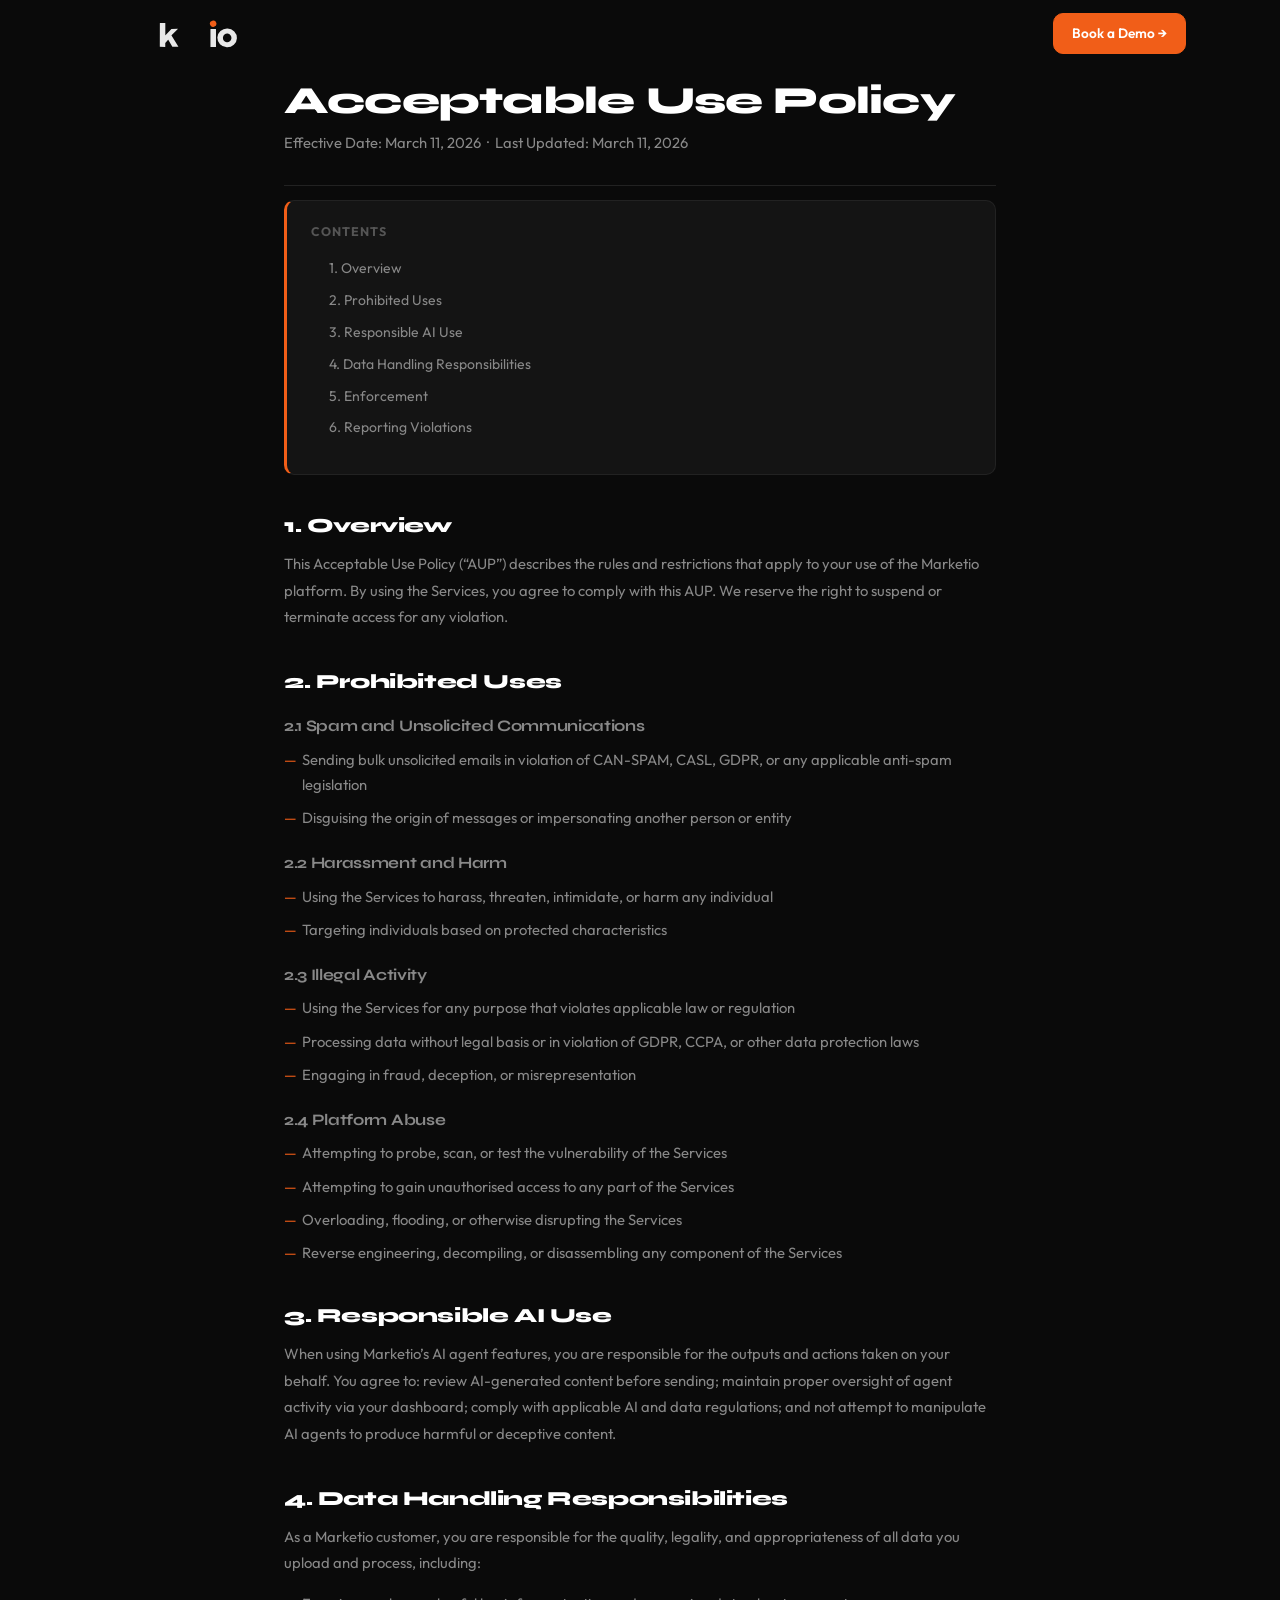
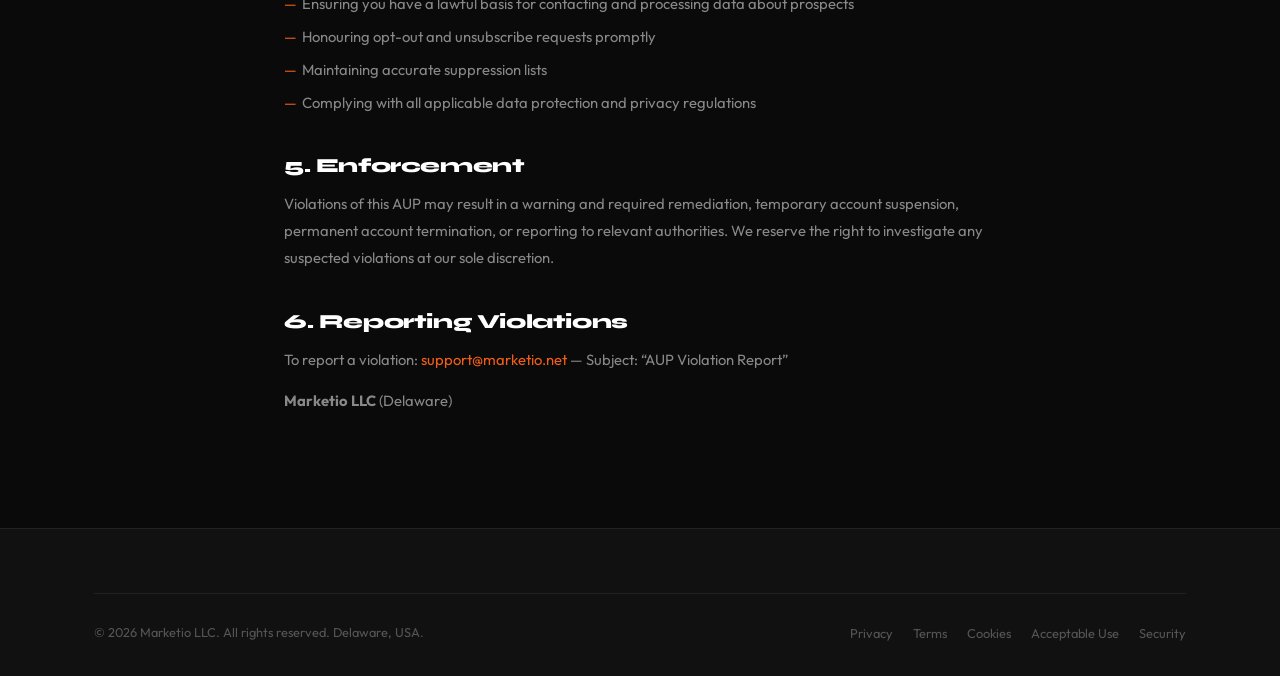
<file: acceptable-use/index.html>
<!DOCTYPE html>
<html lang="en">
<head>
  <meta charset="UTF-8">
  <meta name="viewport" content="width=device-width, initial-scale=1.0">
  <title>Acceptable Use Policy | Marketio</title>
  <meta name="description" content="Marketio Acceptable Use Policy — rules governing the use of the Marketio platform and AI agents.">
  <link rel="canonical" href="https://marketio.net/acceptable-use/">
  <link rel="preconnect" href="https://fonts.googleapis.com">
  <link rel="preconnect" href="https://fonts.gstatic.com" crossorigin>
  <style>:root{--orange:#f15e18;--bg:#0a0a0a;--white:#fff;--muted:#888;--font-head:'Syne',-apple-system,sans-serif;--font-body:'Outfit',-apple-system,sans-serif}*,*::before,*::after{box-sizing:border-box;margin:0;padding:0}body{font-family:var(--font-body);background:var(--bg);color:#e8e8e8;-webkit-font-smoothing:antialiased;overflow-x:hidden}.nav{position:fixed;top:0;left:0;right:0;z-index:100;height:68px;display:flex;align-items:center;border-bottom:1px solid transparent;transition:background .22s,border-color .22s}.nav-inner{display:flex;align-items:center;justify-content:space-between;width:100%;max-width:1140px;margin:0 auto;padding:0 24px}.btn{display:inline-flex;align-items:center;gap:8px;font-family:var(--font-body);font-size:.95rem;font-weight:600;padding:13px 26px;border-radius:10px;transition:all .22s;cursor:pointer;border:1px solid transparent}.btn-primary{background:var(--orange);color:#fff;border-color:var(--orange)}</style>
  <link rel="stylesheet" href="/assets/css/main.css" media="print" onload="this.media='all'">
  <noscript><link rel="stylesheet" href="/assets/css/main.css"></noscript>
  <link rel="stylesheet" href="https://fonts.googleapis.com/css2?family=Syne:wght@700;800&family=Outfit:wght@400;500;600&display=swap" media="print" onload="this.media='all'">
  <noscript><link rel="stylesheet" href="https://fonts.googleapis.com/css2?family=Syne:wght@700;800&family=Outfit:wght@400;500;600&display=swap"></noscript>
  <meta property="og:title" content="Acceptable Use Policy | Marketio">
  <meta property="og:url" content="https://marketio.net/acceptable-use/">
  <meta property="og:type" content="website">
  <link rel="icon" href="/assets/img/favicon.svg" type="image/svg+xml">
</head>
<body>
<nav class="nav"><div class="nav-inner">
  <a href="/" class="nav-logo" aria-label="Marketio home">
    <svg viewBox="0.00 0.00 513.00 100.00" height="28" width="auto" xmlns="http://www.w3.org/2000/svg"><ellipse ry="11.29" rx="11.69" transform="translate(425.53,13.16) rotate(-16.3)" cy="0" cx="0" fill="#f15e18"></ellipse><path d="M276.72 31.80L299.21 31.58A0.34 0.34 0 0 1 299.46 32.16L276.90 54.54A0.34 0.34 0 0 0 276.85 54.96L301.61 95.29A0.34 0.34 0 0 1 301.32 95.81L280.18 95.74A0.34 0.34 0 0 1 279.89 95.57L265.23 70.62A0.34 0.34 0 0 0 264.68 70.56L254.61 82.04A0.34 0.34 0 0 0 254.53 82.27L254.57 95.65A0.34 0.34 0 0 1 254.23 95.99L235.40 95.94A0.34 0.34 0 0 1 235.06 95.60L235.21 11.35A0.34 0.34 0 0 1 235.55 11.01L254.38 11.04A0.34 0.34 0 0 1 254.72 11.38L254.72 54.28A0.34 0.34 0 0 0 255.31 54.51L276.47 31.91A0.34 0.34 0 0 1 276.72 31.80Z" fill="#e8e8e8"></path><path d="M510.4787 65.1597A34.95 33.51 2.0 0 1 474.3805 97.4296A34.95 33.51 2.0 0 1 440.6213 62.7203A34.95 33.51 2.0 0 1 476.7195 30.4504A34.95 33.51 2.0 0 1 510.4787 65.1597ZM474.1234 79.5996A15.70 15.27 95.8 0 0 490.9018 65.5231A15.70 15.27 95.8 0 0 477.2966 48.3604A15.70 15.27 95.8 0 0 460.5182 62.4369A15.70 15.27 95.8 0 0 474.1234 79.5996Z" fill="#e8e8e8"></path><rect rx="0.99" height="64.18" width="19.78" y="32.09" x="415.94" fill="#e8e8e8"></rect></svg>
  </a>
  <div class="nav-ctas"><a href="https://calendly.com/mubashar_ali/mubashar" target="_blank" rel="noopener" class="btn btn-primary btn-sm">Book a Demo →</a></div>
</div></nav>
<main><div class="legal-content">
  <h1>Acceptable Use Policy</h1>
  <p class="legal-meta">Effective Date: March 11, 2026 &nbsp;·&nbsp; Last Updated: March 11, 2026</p>
  <div class="legal-toc"><p>Contents</p><ul><li><a href="#overview">1. Overview</a></li><li><a href="#prohibited">2. Prohibited Uses</a></li><li><a href="#ai-use">3. Responsible AI Use</a></li><li><a href="#data-handling">4. Data Handling Responsibilities</a></li><li><a href="#enforcement">5. Enforcement</a></li><li><a href="#reporting">6. Reporting Violations</a></li></ul></div>
  <h2 id="overview">1. Overview</h2>
<p>This Acceptable Use Policy (&ldquo;AUP&rdquo;) describes the rules and restrictions that apply to your use of the Marketio platform. By using the Services, you agree to comply with this AUP. We reserve the right to suspend or terminate access for any violation.</p>
<h2 id="prohibited">2. Prohibited Uses</h2>
<h3>2.1 Spam and Unsolicited Communications</h3><ul><li>Sending bulk unsolicited emails in violation of CAN-SPAM, CASL, GDPR, or any applicable anti-spam legislation</li><li>Disguising the origin of messages or impersonating another person or entity</li></ul><h3>2.2 Harassment and Harm</h3><ul><li>Using the Services to harass, threaten, intimidate, or harm any individual</li><li>Targeting individuals based on protected characteristics</li></ul><h3>2.3 Illegal Activity</h3><ul><li>Using the Services for any purpose that violates applicable law or regulation</li><li>Processing data without legal basis or in violation of GDPR, CCPA, or other data protection laws</li><li>Engaging in fraud, deception, or misrepresentation</li></ul><h3>2.4 Platform Abuse</h3><ul><li>Attempting to probe, scan, or test the vulnerability of the Services</li><li>Attempting to gain unauthorised access to any part of the Services</li><li>Overloading, flooding, or otherwise disrupting the Services</li><li>Reverse engineering, decompiling, or disassembling any component of the Services</li></ul>
<h2 id="ai-use">3. Responsible AI Use</h2>
<p>When using Marketio&rsquo;s AI agent features, you are responsible for the outputs and actions taken on your behalf. You agree to: review AI-generated content before sending; maintain proper oversight of agent activity via your dashboard; comply with applicable AI and data regulations; and not attempt to manipulate AI agents to produce harmful or deceptive content.</p>
<h2 id="data-handling">4. Data Handling Responsibilities</h2>
<p>As a Marketio customer, you are responsible for the quality, legality, and appropriateness of all data you upload and process, including:</p><ul><li>Ensuring you have a lawful basis for contacting and processing data about prospects</li><li>Honouring opt-out and unsubscribe requests promptly</li><li>Maintaining accurate suppression lists</li><li>Complying with all applicable data protection and privacy regulations</li></ul>
<h2 id="enforcement">5. Enforcement</h2>
<p>Violations of this AUP may result in a warning and required remediation, temporary account suspension, permanent account termination, or reporting to relevant authorities. We reserve the right to investigate any suspected violations at our sole discretion.</p>
<h2 id="reporting">6. Reporting Violations</h2>
<p>To report a violation: <a href='mailto:support@marketio.net'>support@marketio.net</a> &mdash; Subject: &ldquo;AUP Violation Report&rdquo;</p><p><strong>Marketio LLC</strong> (Delaware)</p>

</div></main>
<footer class="footer"><div class="container">
  <div class="footer-bottom" style="justify-content:space-between">
    <p>&copy; 2026 Marketio LLC. All rights reserved. Delaware, USA.</p>
    <div style="display:flex;gap:20px;flex-wrap:wrap"><a href="/privacy/" style="font-size:.8rem;color:var(--muted-l)">Privacy</a><a href="/terms/" style="font-size:.8rem;color:var(--muted-l)">Terms</a><a href="/cookies/" style="font-size:.8rem;color:var(--muted-l)">Cookies</a><a href="/acceptable-use/" style="font-size:.8rem;color:var(--muted-l)">Acceptable Use</a><a href="/security/" style="font-size:.8rem;color:var(--muted-l)">Security</a></div>
  </div>
</div></footer>
<script src="/assets/js/main.js" defer></script>
</body></html>
</file>
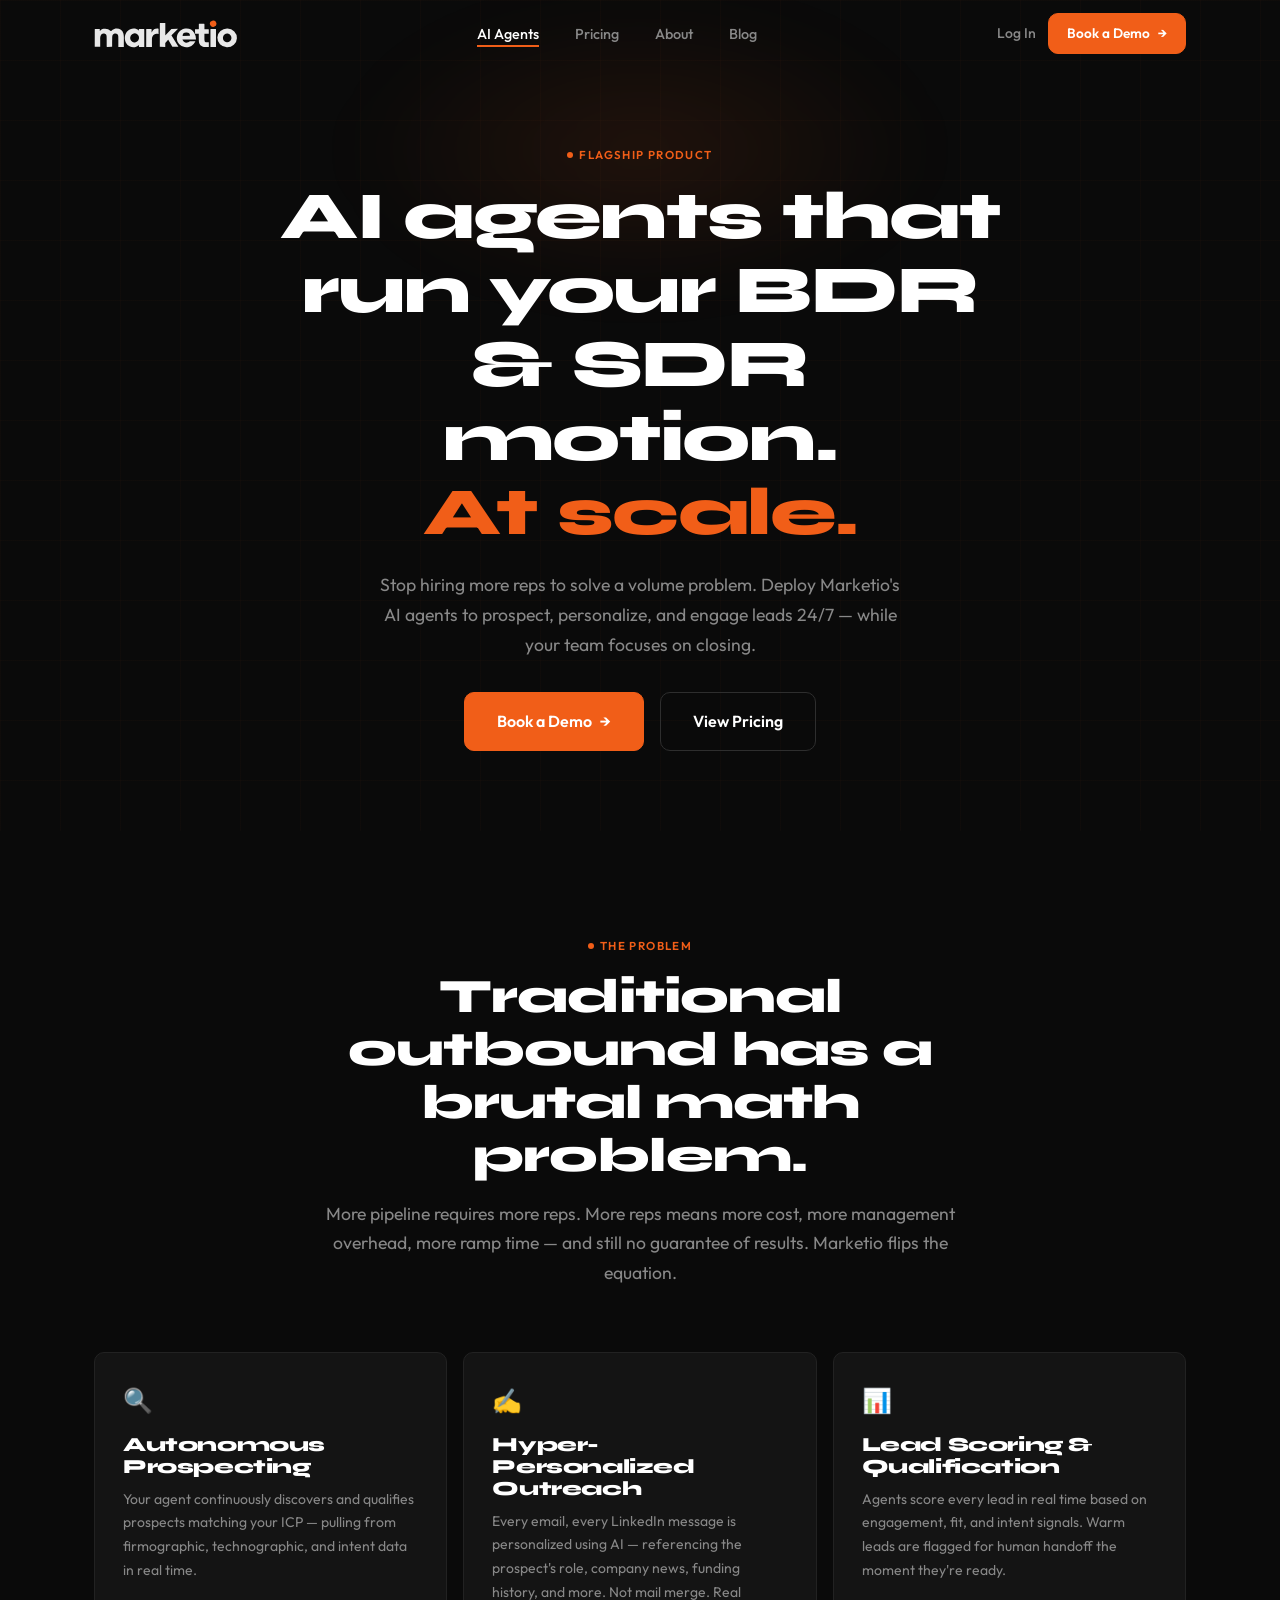
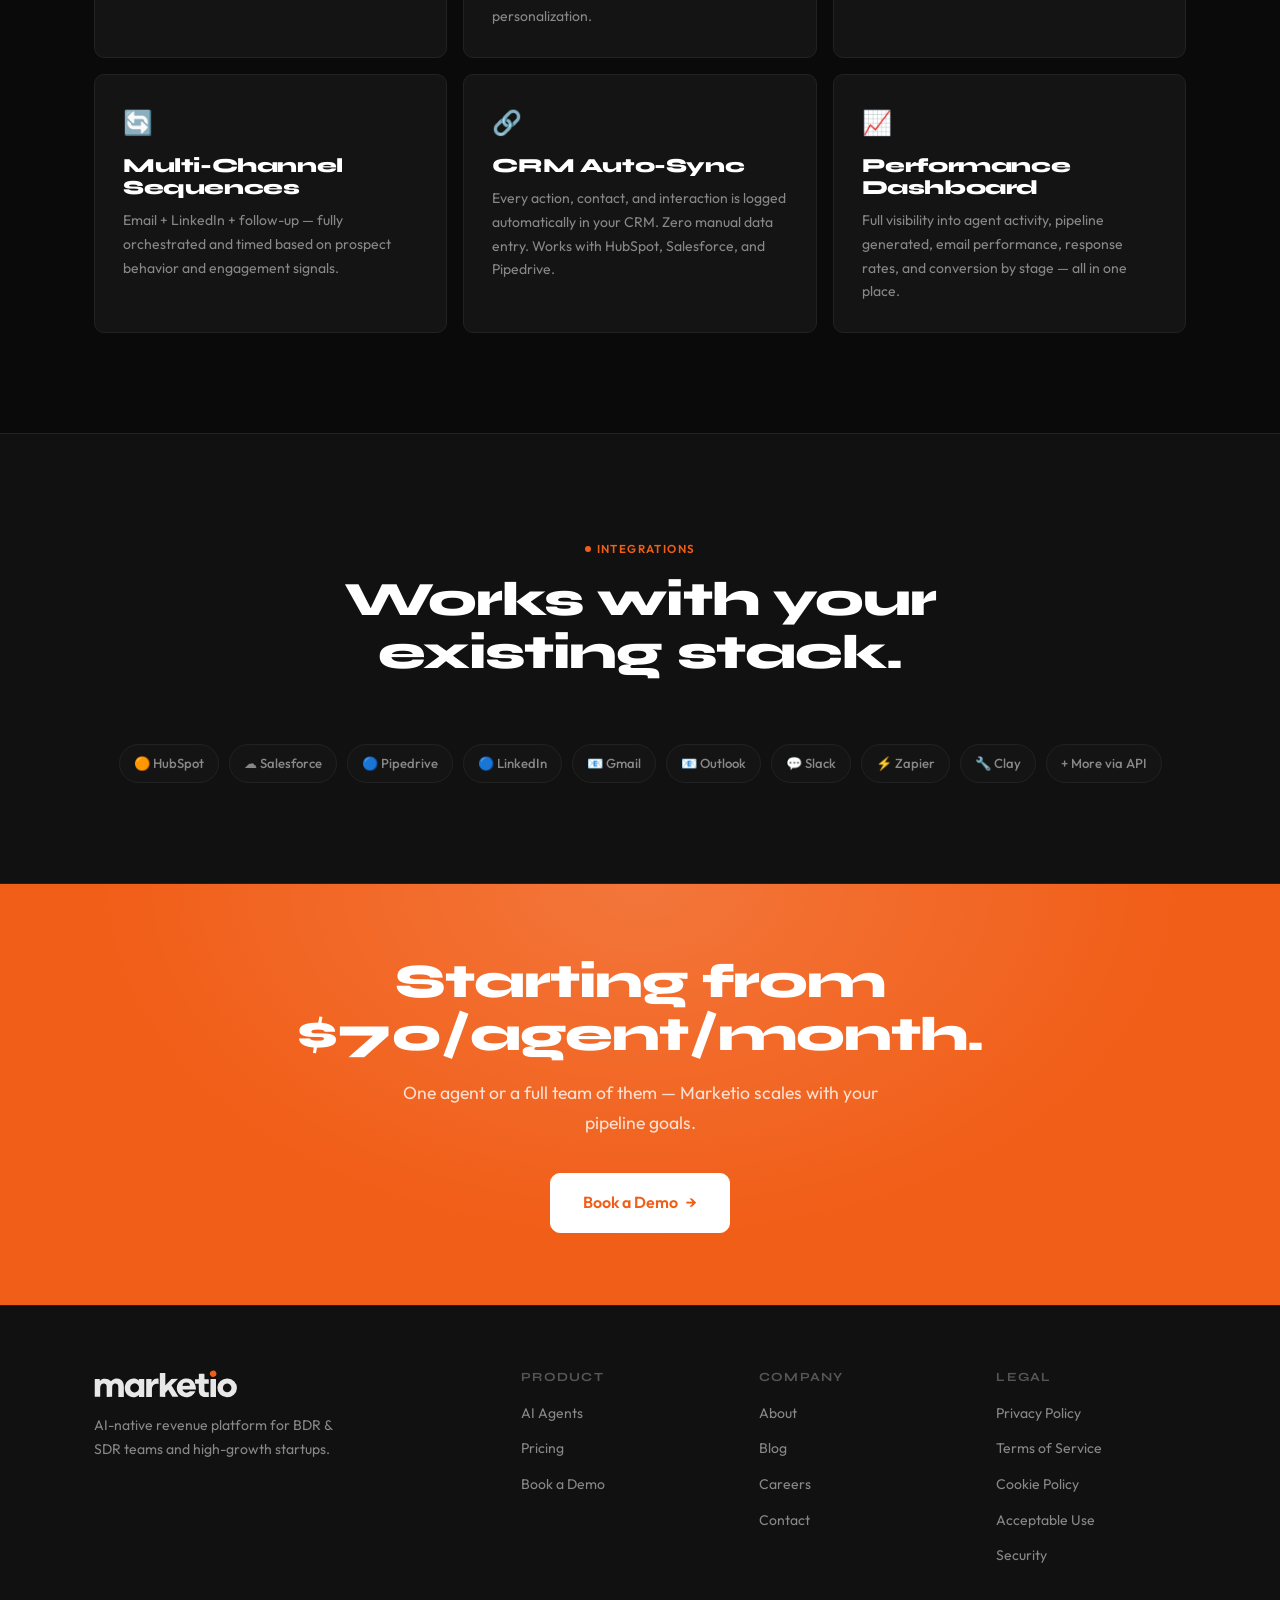
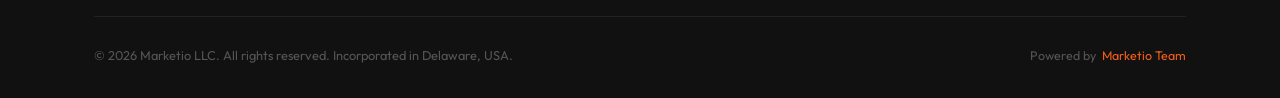
<file: ai-agents/index.html>
<!DOCTYPE html>
<html lang="en">
<head>
  <meta charset="UTF-8">
  <meta name="viewport" content="width=device-width, initial-scale=1.0">
  <title>AI Agents for BDR & SDR Teams | Marketio</title>
  <meta name="description" content="Deploy AI agents that prospect, personalize, and engage leads at scale. Built for BDR and SDR teams. Starting from $70/agent/month.">
  <link rel="canonical" href="https://marketio.net/ai-agents/">
  <link rel="preconnect" href="https://fonts.googleapis.com">
  <link rel="preconnect" href="https://fonts.gstatic.com" crossorigin>
  <style>:root{--orange:#f15e18;--bg:#0a0a0a;--white:#fff;--muted:#888;--font-head:'Syne',-apple-system,sans-serif;--font-body:'Outfit',-apple-system,sans-serif}*,*::before,*::after{box-sizing:border-box;margin:0;padding:0}body{font-family:var(--font-body);background:var(--bg);color:#e8e8e8;-webkit-font-smoothing:antialiased;overflow-x:hidden}.nav{position:fixed;top:0;left:0;right:0;z-index:100;height:68px;display:flex;align-items:center;border-bottom:1px solid transparent;transition:background .22s,border-color .22s}.nav-inner{display:flex;align-items:center;justify-content:space-between;width:100%;max-width:1140px;margin:0 auto;padding:0 24px}.btn{display:inline-flex;align-items:center;gap:8px;font-family:var(--font-body);font-size:.95rem;font-weight:600;padding:13px 26px;border-radius:10px;transition:all .22s;cursor:pointer;border:1px solid transparent}.btn-primary{background:var(--orange);color:#fff;border-color:var(--orange)}</style>
  <link rel="stylesheet" href="/assets/css/main.css" media="print" onload="this.media='all'">
  <noscript><link rel="stylesheet" href="/assets/css/main.css"></noscript>
  <link rel="stylesheet" href="https://fonts.googleapis.com/css2?family=Syne:wght@700;800&family=Outfit:wght@400;500;600&display=swap" media="print" onload="this.media='all'">
  <noscript><link rel="stylesheet" href="https://fonts.googleapis.com/css2?family=Syne:wght@700;800&family=Outfit:wght@400;500;600&display=swap"></noscript>
  <meta property="og:title" content="AI Agents for BDR & SDR Teams | Marketio">
  <meta property="og:description" content="Deploy AI agents that prospect, personalize, and engage leads at scale. Built for BDR and SDR teams. Starting from $70/agent/month.">
  <meta property="og:url" content="https://marketio.net/ai-agents/">
  <meta property="og:type" content="website">
  <meta property="og:image" content="https://marketio.net/assets/img/og-image.webp">
  <meta name="twitter:card" content="summary_large_image">
  <link rel="icon" href="/assets/img/favicon.svg" type="image/svg+xml">
</head>
<body>
<nav class="nav" role="navigation" aria-label="Main navigation">
  <div class="nav-inner">
    <a href="/" class="nav-logo" aria-label="Marketio home">
      <svg viewBox="0.00 0.00 513.00 100.00" height="28" width="auto" xmlns="http://www.w3.org/2000/svg"><ellipse ry="11.29" rx="11.69" transform="translate(425.53,13.16) rotate(-16.3)" cy="0.00" cx="0.00" fill="#f15e18"></ellipse><path d="M 276.72 31.80 L 299.21 31.58 A 0.34 0.34 0.0 0 1 299.46 32.16 L 276.90 54.54 A 0.34 0.34 0.0 0 0 276.85 54.96 L 301.61 95.29 A 0.34 0.34 0.0 0 1 301.32 95.81 L 280.18 95.74 A 0.34 0.34 0.0 0 1 279.89 95.57 L 265.23 70.62 A 0.34 0.34 0.0 0 0 264.68 70.56 L 254.61 82.04 A 0.34 0.34 0.0 0 0 254.53 82.27 L 254.57 95.65 A 0.34 0.34 0.0 0 1 254.23 95.99 L 235.40 95.94 A 0.34 0.34 0.0 0 1 235.06 95.60 L 235.21 11.35 A 0.34 0.34 0.0 0 1 235.55 11.01 L 254.38 11.04 A 0.34 0.34 0.0 0 1 254.72 11.38 L 254.72 54.28 A 0.34 0.34 0.0 0 0 255.31 54.51 L 276.47 31.91 A 0.34 0.34 0.0 0 1 276.72 31.80 Z" fill="#e8e8e8"></path><path d="M 394.43 49.46 Q 394.20 59.92 394.49 70.36 C 394.80 81.48 401.19 79.86 409.56 79.59 Q 410.20 79.57 410.20 80.21 L 410.15 95.91 Q 410.15 96.50 409.56 96.52 C 395.33 97.00 381.34 98.07 375.93 83.31 Q 374.49 79.38 374.39 72.05 Q 374.23 60.77 374.23 49.51 Q 374.23 49.01 373.73 49.01 L 361.99 48.91 A 0.94 0.94 0.0 0 1 361.06 47.99 L 360.76 33.62 Q 360.75 32.97 361.40 32.97 L 373.22 32.96 A 1.31 1.30 -90.0 0 0 374.52 31.65 L 374.47 14.51 A 0.80 0.79 -89.6 0 1 375.27 13.71 L 393.48 13.72 A 1.01 1.01 0.0 0 1 394.49 14.73 L 394.51 32.76 A 0.51 0.50 90.0 0 0 395.01 33.27 L 408.99 33.25 A 0.99 0.99 0.0 0 1 409.99 34.24 L 410.01 48.20 A 0.95 0.94 0.3 0 1 409.05 49.14 L 395.01 48.91 A 0.57 0.56 1.0 0 0 394.43 49.46 Z" fill="#e8e8e8"></path><path d="M 315.82 70.01 C 319.38 82.41 333.12 84.74 342.08 76.18 Q 342.48 75.80 343.03 75.80 L 361.21 75.79 A 0.90 0.89 13.1 0 1 362.02 77.08 Q 356.89 87.41 347.81 92.62 C 335.57 99.64 319.07 99.13 308.05 89.73 C 285.47 70.46 296.86 33.48 326.50 30.48 Q 347.59 28.35 358.30 46.18 Q 364.69 56.79 364.30 68.78 Q 364.29 69.31 363.75 69.31 L 316.26 69.43 A 0.46 0.46 0.0 0 0 315.82 70.01 Z M 316.65 56.79 L 342.69 56.47 A 0.11 0.11 0.0 0 0 342.80 56.36 L 342.80 56.25 A 12.24 11.68 -0.7 0 0 330.42 44.72 L 328.64 44.74 A 12.24 11.68 -0.7 0 0 316.54 56.57 L 316.54 56.68 A 0.11 0.11 0.0 0 0 316.65 56.79 Z" fill="#e8e8e8"></path><path d="M 159.29 90.07 Q 158.64 90.47 157.70 91.44 C 153.27 95.96 146.09 98.19 140.12 97.68 C 124.09 96.30 112.31 85.43 110.44 69.61 C 108.64 54.32 115.08 38.76 129.69 32.92 C 140.33 28.67 151.14 29.81 159.72 37.52 A 0.31 0.30 20.7 0 0 160.23 37.29 L 160.14 32.85 Q 160.12 32.20 160.78 32.20 L 178.74 32.24 A 0.75 0.75 0.0 0 1 179.49 32.99 L 179.61 95.47 A 0.59 0.58 90.0 0 1 179.03 96.06 L 161.37 96.11 Q 160.66 96.11 160.67 95.40 L 160.77 90.92 Q 160.81 89.12 159.29 90.07 Z M 136.5240 77.8651 A 16.42 15.64 121.2 0 0 158.4079 71.9219 A 16.42 15.64 121.2 0 0 153.5360 49.7749 A 16.42 15.64 121.2 0 0 131.6521 55.7181 A 16.42 15.64 121.2 0 0 136.5240 77.8651 Z" fill="#e8e8e8"></path><path d="M 510.4787 65.1597 A 34.95 33.51 2.0 0 1 474.3805 97.4296 A 34.95 33.51 2.0 0 1 440.6213 62.7203 A 34.95 33.51 2.0 0 1 476.7195 30.4504 A 34.95 33.51 2.0 0 1 510.4787 65.1597 Z M 474.1234 79.5996 A 15.70 15.27 95.8 0 0 490.9018 65.5231 A 15.70 15.27 95.8 0 0 477.2966 48.3604 A 15.70 15.27 95.8 0 0 460.5182 62.4369 A 15.70 15.27 95.8 0 0 474.1234 79.5996 Z" fill="#e8e8e8"></path><path d="M 21.72 39.31 C 24.69 34.79 28.51 32.44 33.96 31.48 Q 48.83 28.84 59.79 39.13 A 1.18 1.17 -44.4 0 0 61.39 39.14 C 64.70 36.10 68.38 33.54 72.63 32.13 C 86.11 27.66 101.26 33.96 105.00 48.23 Q 106.74 54.88 106.69 62.50 Q 106.59 79.17 106.60 95.61 A 0.63 0.62 -0.4 0 1 105.97 96.24 L 87.54 96.29 A 0.61 0.61 0.0 0 1 86.92 95.68 Q 87.04 77.55 86.78 59.27 C 86.67 51.50 81.04 47.16 73.78 48.59 C 67.92 49.73 65.22 55.60 65.06 61.25 Q 64.60 78.04 64.78 94.94 A 1.03 1.03 0.0 0 1 63.76 95.98 L 46.48 96.02 A 1.19 1.19 0.0 0 1 45.29 94.82 Q 45.41 76.96 45.12 59.47 C 45.03 53.53 42.99 49.56 36.78 48.47 C 24.26 46.29 22.08 58.75 22.14 68.75 Q 22.22 82.04 22.25 95.16 A 0.68 0.68 0.0 0 1 21.56 95.84 L 3.46 95.77 A 0.81 0.81 0.0 0 1 2.66 94.96 L 2.74 32.77 A 0.75 0.74 90.0 0 1 3.48 32.02 L 20.02 32.02 A 0.70 0.70 0.0 0 1 20.72 32.72 L 20.80 39.04 A 0.50 0.50 0.0 0 0 21.72 39.31 Z" fill="#e8e8e8"></path><path d="M 206.23 44.10 C 212.09 32.74 217.30 30.15 229.88 30.81 A 0.76 0.75 -88.8 0 1 230.60 31.57 L 230.69 49.43 A 0.69 0.68 -82.4 0 1 229.82 50.10 C 221.09 47.64 213.01 50.28 208.99 58.49 C 206.90 62.75 207.05 66.42 206.95 71.10 Q 206.68 83.43 207.07 95.29 A 0.84 0.83 -1.0 0 1 206.23 96.15 L 187.14 96.17 Q 186.49 96.17 186.49 95.52 L 186.54 33.32 A 0.88 0.88 0.0 0 1 187.43 32.45 L 204.80 32.55 A 1.02 1.02 0.0 0 1 205.81 33.58 L 205.72 43.97 A 0.27 0.27 0.0 0 0 206.23 44.10 Z" fill="#e8e8e8"></path><rect rx="0.99" height="64.18" width="19.78" y="32.09" x="415.94" fill="#e8e8e8"></rect></svg>
    </a>
    <ul class="nav-links"><li><a href="/ai-agents/">AI Agents</a></li><!-- <li><a href="/gtm-services/">GTM Services</a></li> --><li><a href="/pricing/">Pricing</a></li><li><a href="/about/">About</a></li><li><a href="/blog/">Blog</a></li></ul>
    <div class="nav-ctas"><a href="#" class="nav-login">Log In</a><a href="https://calendly.com/mubashar_ali/mubashar" target="_blank" rel="noopener" class="btn btn-primary btn-sm btn-arrow">Book a Demo</a></div>
    <button class="nav-toggle" aria-label="Toggle menu"><span></span><span></span><span></span></button>
  </div>
</nav>
<div class="nav-mobile"><a href="/ai-agents/">AI Agents</a><!-- <a href="/gtm-services/">GTM Services</a> --><a href="/pricing/">Pricing</a><a href="/about/">About</a><a href="/blog/">Blog</a><a href="/contact/">Contact</a><a href="https://calendly.com/mubashar_ali/mubashar" target="_blank" rel="noopener" class="btn btn-primary btn-arrow">Book a Demo</a></div>
<main>
<section class="page-hero"><div class="container">
  <div class="label">Flagship Product</div>
  <h1>AI agents that run your BDR &amp; SDR motion.<br><span style="color:var(--orange)">At scale.</span></h1>
  <p>Stop hiring more reps to solve a volume problem. Deploy Marketio's AI agents to prospect, personalize, and engage leads 24/7 — while your team focuses on closing.</p>
  <div style="display:flex;gap:16px;justify-content:center;flex-wrap:wrap">
    <a href="https://calendly.com/mubashar_ali/mubashar" target="_blank" rel="noopener" class="btn btn-primary btn-lg btn-arrow">Book a Demo</a>
    <a href="/pricing/" class="btn btn-secondary btn-lg">View Pricing</a>
  </div>
</div></section>

<section class="section"><div class="container">
  <div class="section-header center text-center reveal">
    <div class="label">The Problem</div>
    <h2>Traditional outbound has a brutal math problem.</h2>
    <p>More pipeline requires more reps. More reps means more cost, more management overhead, more ramp time — and still no guarantee of results. Marketio flips the equation.</p>
  </div>
  <div class="features-grid">
    <div class="feature-card reveal"><div class="fc-icon">🔍</div><h4>Autonomous Prospecting</h4><p>Your agent continuously discovers and qualifies prospects matching your ICP — pulling from firmographic, technographic, and intent data in real time.</p></div>
    <div class="feature-card reveal reveal-delay-1"><div class="fc-icon">✍️</div><h4>Hyper-Personalized Outreach</h4><p>Every email, every LinkedIn message is personalized using AI — referencing the prospect's role, company news, funding history, and more. Not mail merge. Real personalization.</p></div>
    <div class="feature-card reveal reveal-delay-2"><div class="fc-icon">📊</div><h4>Lead Scoring &amp; Qualification</h4><p>Agents score every lead in real time based on engagement, fit, and intent signals. Warm leads are flagged for human handoff the moment they're ready.</p></div>
    <div class="feature-card reveal"><div class="fc-icon">🔄</div><h4>Multi-Channel Sequences</h4><p>Email + LinkedIn + follow-up — fully orchestrated and timed based on prospect behavior and engagement signals.</p></div>
    <div class="feature-card reveal reveal-delay-1"><div class="fc-icon">🔗</div><h4>CRM Auto-Sync</h4><p>Every action, contact, and interaction is logged automatically in your CRM. Zero manual data entry. Works with HubSpot, Salesforce, and Pipedrive.</p></div>
    <div class="feature-card reveal reveal-delay-2"><div class="fc-icon">📈</div><h4>Performance Dashboard</h4><p>Full visibility into agent activity, pipeline generated, email performance, response rates, and conversion by stage — all in one place.</p></div>
  </div>
</div></section>

<section class="section" style="background:var(--surface);border-top:1px solid var(--border);border-bottom:1px solid var(--border)"><div class="container">
  <div class="section-header center text-center reveal">
    <div class="label">Integrations</div>
    <h2>Works with your existing stack.</h2>
  </div>
  <div class="integrations-list" style="justify-content:center">
    <span class="integration-badge">🟠 HubSpot</span>
    <span class="integration-badge">☁ Salesforce</span>
    <span class="integration-badge">🔵 Pipedrive</span>
    <span class="integration-badge">🔵 LinkedIn</span>
    <span class="integration-badge">📧 Gmail</span>
    <span class="integration-badge">📧 Outlook</span>
    <span class="integration-badge">💬 Slack</span>
    <span class="integration-badge">⚡ Zapier</span>
    <span class="integration-badge">🔧 Clay</span>
    <span class="integration-badge">+ More via API</span>
  </div>
</div></section>

<section class="cta-banner"><div class="container">
  <h2>Starting from $70/agent/month.</h2>
  <p>One agent or a full team of them — Marketio scales with your pipeline goals.</p>
  <a href="https://calendly.com/mubashar_ali/mubashar" target="_blank" rel="noopener" class="btn btn-cta-white btn-lg btn-arrow">Book a Demo</a>
</div></section>
</main>
<footer class="footer"><div class="container">
  <div class="footer-grid">
    <div class="footer-brand">
      <svg viewBox="0.00 0.00 513.00 100.00" height="24" width="auto" class="logo" aria-label="Marketio" xmlns="http://www.w3.org/2000/svg">
          <ellipse ry="11.29" rx="11.69" transform="translate(425.53,13.16) rotate(-16.3)" cy="0.00" cx="0.00" fill="#f15e18"></ellipse>
          <path d="M 276.72 31.80 L 299.21 31.58 A 0.34 0.34 0.0 0 1 299.46 32.16 L 276.90 54.54 A 0.34 0.34 0.0 0 0 276.85 54.96 L 301.61 95.29 A 0.34 0.34 0.0 0 1 301.32 95.81 L 280.18 95.74 A 0.34 0.34 0.0 0 1 279.89 95.57 L 265.23 70.62 A 0.34 0.34 0.0 0 0 264.68 70.56 L 254.61 82.04 A 0.34 0.34 0.0 0 0 254.53 82.27 L 254.57 95.65 A 0.34 0.34 0.0 0 1 254.23 95.99 L 235.40 95.94 A 0.34 0.34 0.0 0 1 235.06 95.60 L 235.21 11.35 A 0.34 0.34 0.0 0 1 235.55 11.01 L 254.38 11.04 A 0.34 0.34 0.0 0 1 254.72 11.38 L 254.72 54.28 A 0.34 0.34 0.0 0 0 255.31 54.51 L 276.47 31.91 A 0.34 0.34 0.0 0 1 276.72 31.80 Z" fill="#e8e8e8"></path>
          <path d="M 394.43 49.46 Q 394.20 59.92 394.49 70.36 C 394.80 81.48 401.19 79.86 409.56 79.59 Q 410.20 79.57 410.20 80.21 L 410.15 95.91 Q 410.15 96.50 409.56 96.52 C 395.33 97.00 381.34 98.07 375.93 83.31 Q 374.49 79.38 374.39 72.05 Q 374.23 60.77 374.23 49.51 Q 374.23 49.01 373.73 49.01 L 361.99 48.91 A 0.94 0.94 0.0 0 1 361.06 47.99 L 360.76 33.62 Q 360.75 32.97 361.40 32.97 L 373.22 32.96 A 1.31 1.30 -90.0 0 0 374.52 31.65 L 374.47 14.51 A 0.80 0.79 -89.6 0 1 375.27 13.71 L 393.48 13.72 A 1.01 1.01 0.0 0 1 394.49 14.73 L 394.51 32.76 A 0.51 0.50 90.0 0 0 395.01 33.27 L 408.99 33.25 A 0.99 0.99 0.0 0 1 409.99 34.24 L 410.01 48.20 A 0.95 0.94 0.3 0 1 409.05 49.14 L 395.01 48.91 A 0.57 0.56 1.0 0 0 394.43 49.46 Z" fill="#e8e8e8"></path>
          <path d="M 315.82 70.01 C 319.38 82.41 333.12 84.74 342.08 76.18 Q 342.48 75.80 343.03 75.80 L 361.21 75.79 A 0.90 0.89 13.1 0 1 362.02 77.08 Q 356.89 87.41 347.81 92.62 C 335.57 99.64 319.07 99.13 308.05 89.73 C 285.47 70.46 296.86 33.48 326.50 30.48 Q 347.59 28.35 358.30 46.18 Q 364.69 56.79 364.30 68.78 Q 364.29 69.31 363.75 69.31 L 316.26 69.43 A 0.46 0.46 0.0 0 0 315.82 70.01 Z M 316.65 56.79 L 342.69 56.47 A 0.11 0.11 0.0 0 0 342.80 56.36 L 342.80 56.25 A 12.24 11.68 -0.7 0 0 330.42 44.72 L 328.64 44.74 A 12.24 11.68 -0.7 0 0 316.54 56.57 L 316.54 56.68 A 0.11 0.11 0.0 0 0 316.65 56.79 Z" fill="#e8e8e8"></path>
          <path d="M 159.29 90.07 Q 158.64 90.47 157.70 91.44 C 153.27 95.96 146.09 98.19 140.12 97.68 C 124.09 96.30 112.31 85.43 110.44 69.61 C 108.64 54.32 115.08 38.76 129.69 32.92 C 140.33 28.67 151.14 29.81 159.72 37.52 A 0.31 0.30 20.7 0 0 160.23 37.29 L 160.14 32.85 Q 160.12 32.20 160.78 32.20 L 178.74 32.24 A 0.75 0.75 0.0 0 1 179.49 32.99 L 179.61 95.47 A 0.59 0.58 90.0 0 1 179.03 96.06 L 161.37 96.11 Q 160.66 96.11 160.67 95.40 L 160.77 90.92 Q 160.81 89.12 159.29 90.07 Z M 136.5240 77.8651 A 16.42 15.64 121.2 0 0 158.4079 71.9219 A 16.42 15.64 121.2 0 0 153.5360 49.7749 A 16.42 15.64 121.2 0 0 131.6521 55.7181 A 16.42 15.64 121.2 0 0 136.5240 77.8651 Z" fill="#e8e8e8"></path>
          <path d="M 510.4787 65.1597 A 34.95 33.51 2.0 0 1 474.3805 97.4296 A 34.95 33.51 2.0 0 1 440.6213 62.7203 A 34.95 33.51 2.0 0 1 476.7195 30.4504 A 34.95 33.51 2.0 0 1 510.4787 65.1597 Z M 474.1234 79.5996 A 15.70 15.27 95.8 0 0 490.9018 65.5231 A 15.70 15.27 95.8 0 0 477.2966 48.3604 A 15.70 15.27 95.8 0 0 460.5182 62.4369 A 15.70 15.27 95.8 0 0 474.1234 79.5996 Z" fill="#e8e8e8"></path>
          <path d="M 21.72 39.31 C 24.69 34.79 28.51 32.44 33.96 31.48 Q 48.83 28.84 59.79 39.13 A 1.18 1.17 -44.4 0 0 61.39 39.14 C 64.70 36.10 68.38 33.54 72.63 32.13 C 86.11 27.66 101.26 33.96 105.00 48.23 Q 106.74 54.88 106.69 62.50 Q 106.59 79.17 106.60 95.61 A 0.63 0.62 -0.4 0 1 105.97 96.24 L 87.54 96.29 A 0.61 0.61 0.0 0 1 86.92 95.68 Q 87.04 77.55 86.78 59.27 C 86.67 51.50 81.04 47.16 73.78 48.59 C 67.92 49.73 65.22 55.60 65.06 61.25 Q 64.60 78.04 64.78 94.94 A 1.03 1.03 0.0 0 1 63.76 95.98 L 46.48 96.02 A 1.19 1.19 0.0 0 1 45.29 94.82 Q 45.41 76.96 45.12 59.47 C 45.03 53.53 42.99 49.56 36.78 48.47 C 24.26 46.29 22.08 58.75 22.14 68.75 Q 22.22 82.04 22.25 95.16 A 0.68 0.68 0.0 0 1 21.56 95.84 L 3.46 95.77 A 0.81 0.81 0.0 0 1 2.66 94.96 L 2.74 32.77 A 0.75 0.74 90.0 0 1 3.48 32.02 L 20.02 32.02 A 0.70 0.70 0.0 0 1 20.72 32.72 L 20.80 39.04 A 0.50 0.50 0.0 0 0 21.72 39.31 Z" fill="#e8e8e8"></path>
          <path d="M 206.23 44.10 C 212.09 32.74 217.30 30.15 229.88 30.81 A 0.76 0.75 -88.8 0 1 230.60 31.57 L 230.69 49.43 A 0.69 0.68 -82.4 0 1 229.82 50.10 C 221.09 47.64 213.01 50.28 208.99 58.49 C 206.90 62.75 207.05 66.42 206.95 71.10 Q 206.68 83.43 207.07 95.29 A 0.84 0.83 -1.0 0 1 206.23 96.15 L 187.14 96.17 Q 186.49 96.17 186.49 95.52 L 186.54 33.32 A 0.88 0.88 0.0 0 1 187.43 32.45 L 204.80 32.55 A 1.02 1.02 0.0 0 1 205.81 33.58 L 205.72 43.97 A 0.27 0.27 0.0 0 0 206.23 44.10 Z" fill="#e8e8e8"></path>
          <rect rx="0.99" height="64.18" width="19.78" y="32.09" x="415.94" fill="#e8e8e8"></rect>
        </svg>
      <p>AI-native revenue platform for BDR &amp; SDR teams and high-growth startups.</p>
    </div>
    <div class="footer-col"><h5>Product</h5><ul><li><a href="/ai-agents/">AI Agents</a></li><!-- <li><a href="/gtm-services/">GTM Services</a></li> --><li><a href="/pricing/">Pricing</a></li><li><a href="https://calendly.com/mubashar_ali/mubashar" target="_blank" rel="noopener">Book a Demo</a></li></ul></div>
    <div class="footer-col"><h5>Company</h5><ul><li><a href="/about/">About</a></li><li><a href="/blog/">Blog</a></li><li><a href="/careers/">Careers</a></li><li><a href="/contact/">Contact</a></li></ul></div>
    <div class="footer-col"><h5>Legal</h5><ul><li><a href="/privacy/">Privacy Policy</a></li><li><a href="/terms/">Terms of Service</a></li><li><a href="/cookies/">Cookie Policy</a></li><li><a href="/acceptable-use/">Acceptable Use</a></li><li><a href="/security/">Security</a></li></ul></div>
  </div>
  <div class="footer-bottom">
    <p>&copy; 2026 Marketio LLC. All rights reserved. Incorporated in Delaware, USA.</p>
    <span class="powered">Powered by <span>Marketio Team</span></span>
  </div>
</div></footer>
<script src="/assets/js/main.js" defer></script>
</body></html>
</file>
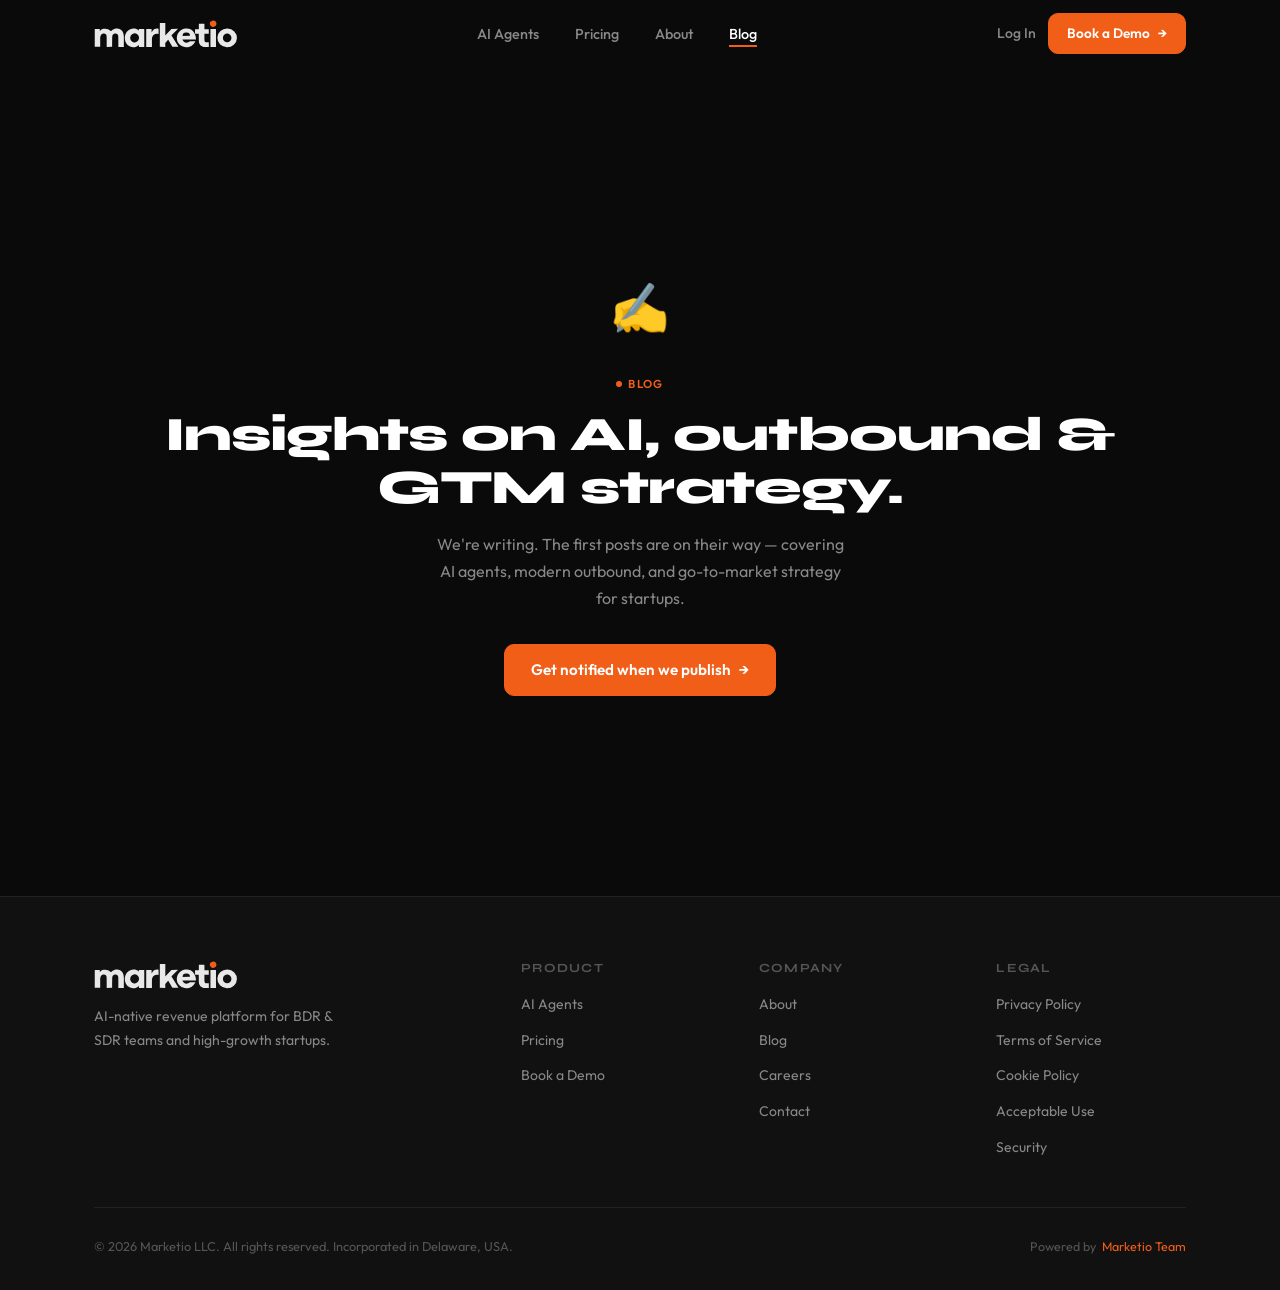
<file: blog/index.html>
<!DOCTYPE html>
<html lang="en">
<head>
  <meta charset="UTF-8">
  <meta name="viewport" content="width=device-width, initial-scale=1.0">
  <title>Blog | Marketio</title>
  <meta name="description" content="Insights on AI, outbound sales, and GTM strategy from the Marketio team.">
  <link rel="canonical" href="https://marketio.net/blog/">
  <link rel="preconnect" href="https://fonts.googleapis.com">
  <link rel="preconnect" href="https://fonts.gstatic.com" crossorigin>
  <style>:root{--orange:#f15e18;--bg:#0a0a0a;--white:#fff;--muted:#888;--font-head:'Syne',-apple-system,sans-serif;--font-body:'Outfit',-apple-system,sans-serif}*,*::before,*::after{box-sizing:border-box;margin:0;padding:0}body{font-family:var(--font-body);background:var(--bg);color:#e8e8e8;-webkit-font-smoothing:antialiased;overflow-x:hidden}.nav{position:fixed;top:0;left:0;right:0;z-index:100;height:68px;display:flex;align-items:center;border-bottom:1px solid transparent;transition:background .22s,border-color .22s}.nav-inner{display:flex;align-items:center;justify-content:space-between;width:100%;max-width:1140px;margin:0 auto;padding:0 24px}.btn{display:inline-flex;align-items:center;gap:8px;font-family:var(--font-body);font-size:.95rem;font-weight:600;padding:13px 26px;border-radius:10px;transition:all .22s;cursor:pointer;border:1px solid transparent}.btn-primary{background:var(--orange);color:#fff;border-color:var(--orange)}</style>
  <link rel="stylesheet" href="/assets/css/main.css" media="print" onload="this.media='all'">
  <noscript><link rel="stylesheet" href="/assets/css/main.css"></noscript>
  <link rel="stylesheet" href="https://fonts.googleapis.com/css2?family=Syne:wght@700;800&family=Outfit:wght@400;500;600&display=swap" media="print" onload="this.media='all'">
  <noscript><link rel="stylesheet" href="https://fonts.googleapis.com/css2?family=Syne:wght@700;800&family=Outfit:wght@400;500;600&display=swap"></noscript>
  <meta property="og:title" content="Blog | Marketio">
  <meta property="og:description" content="Insights on AI, outbound sales, and GTM strategy from the Marketio team.">
  <meta property="og:url" content="https://marketio.net/blog/">
  <meta property="og:type" content="website">
  <meta property="og:image" content="https://marketio.net/assets/img/og-image.webp">
  <meta name="twitter:card" content="summary_large_image">
  <link rel="icon" href="/assets/img/favicon.svg" type="image/svg+xml">
</head>
<body>
<nav class="nav" role="navigation" aria-label="Main navigation">
  <div class="nav-inner">
    <a href="/" class="nav-logo" aria-label="Marketio home">
      <svg viewBox="0.00 0.00 513.00 100.00" height="28" width="auto" xmlns="http://www.w3.org/2000/svg"><ellipse ry="11.29" rx="11.69" transform="translate(425.53,13.16) rotate(-16.3)" cy="0.00" cx="0.00" fill="#f15e18"></ellipse><path d="M 276.72 31.80 L 299.21 31.58 A 0.34 0.34 0.0 0 1 299.46 32.16 L 276.90 54.54 A 0.34 0.34 0.0 0 0 276.85 54.96 L 301.61 95.29 A 0.34 0.34 0.0 0 1 301.32 95.81 L 280.18 95.74 A 0.34 0.34 0.0 0 1 279.89 95.57 L 265.23 70.62 A 0.34 0.34 0.0 0 0 264.68 70.56 L 254.61 82.04 A 0.34 0.34 0.0 0 0 254.53 82.27 L 254.57 95.65 A 0.34 0.34 0.0 0 1 254.23 95.99 L 235.40 95.94 A 0.34 0.34 0.0 0 1 235.06 95.60 L 235.21 11.35 A 0.34 0.34 0.0 0 1 235.55 11.01 L 254.38 11.04 A 0.34 0.34 0.0 0 1 254.72 11.38 L 254.72 54.28 A 0.34 0.34 0.0 0 0 255.31 54.51 L 276.47 31.91 A 0.34 0.34 0.0 0 1 276.72 31.80 Z" fill="#e8e8e8"></path><path d="M 394.43 49.46 Q 394.20 59.92 394.49 70.36 C 394.80 81.48 401.19 79.86 409.56 79.59 Q 410.20 79.57 410.20 80.21 L 410.15 95.91 Q 410.15 96.50 409.56 96.52 C 395.33 97.00 381.34 98.07 375.93 83.31 Q 374.49 79.38 374.39 72.05 Q 374.23 60.77 374.23 49.51 Q 374.23 49.01 373.73 49.01 L 361.99 48.91 A 0.94 0.94 0.0 0 1 361.06 47.99 L 360.76 33.62 Q 360.75 32.97 361.40 32.97 L 373.22 32.96 A 1.31 1.30 -90.0 0 0 374.52 31.65 L 374.47 14.51 A 0.80 0.79 -89.6 0 1 375.27 13.71 L 393.48 13.72 A 1.01 1.01 0.0 0 1 394.49 14.73 L 394.51 32.76 A 0.51 0.50 90.0 0 0 395.01 33.27 L 408.99 33.25 A 0.99 0.99 0.0 0 1 409.99 34.24 L 410.01 48.20 A 0.95 0.94 0.3 0 1 409.05 49.14 L 395.01 48.91 A 0.57 0.56 1.0 0 0 394.43 49.46 Z" fill="#e8e8e8"></path><path d="M 315.82 70.01 C 319.38 82.41 333.12 84.74 342.08 76.18 Q 342.48 75.80 343.03 75.80 L 361.21 75.79 A 0.90 0.89 13.1 0 1 362.02 77.08 Q 356.89 87.41 347.81 92.62 C 335.57 99.64 319.07 99.13 308.05 89.73 C 285.47 70.46 296.86 33.48 326.50 30.48 Q 347.59 28.35 358.30 46.18 Q 364.69 56.79 364.30 68.78 Q 364.29 69.31 363.75 69.31 L 316.26 69.43 A 0.46 0.46 0.0 0 0 315.82 70.01 Z M 316.65 56.79 L 342.69 56.47 A 0.11 0.11 0.0 0 0 342.80 56.36 L 342.80 56.25 A 12.24 11.68 -0.7 0 0 330.42 44.72 L 328.64 44.74 A 12.24 11.68 -0.7 0 0 316.54 56.57 L 316.54 56.68 A 0.11 0.11 0.0 0 0 316.65 56.79 Z" fill="#e8e8e8"></path><path d="M 159.29 90.07 Q 158.64 90.47 157.70 91.44 C 153.27 95.96 146.09 98.19 140.12 97.68 C 124.09 96.30 112.31 85.43 110.44 69.61 C 108.64 54.32 115.08 38.76 129.69 32.92 C 140.33 28.67 151.14 29.81 159.72 37.52 A 0.31 0.30 20.7 0 0 160.23 37.29 L 160.14 32.85 Q 160.12 32.20 160.78 32.20 L 178.74 32.24 A 0.75 0.75 0.0 0 1 179.49 32.99 L 179.61 95.47 A 0.59 0.58 90.0 0 1 179.03 96.06 L 161.37 96.11 Q 160.66 96.11 160.67 95.40 L 160.77 90.92 Q 160.81 89.12 159.29 90.07 Z M 136.5240 77.8651 A 16.42 15.64 121.2 0 0 158.4079 71.9219 A 16.42 15.64 121.2 0 0 153.5360 49.7749 A 16.42 15.64 121.2 0 0 131.6521 55.7181 A 16.42 15.64 121.2 0 0 136.5240 77.8651 Z" fill="#e8e8e8"></path><path d="M 510.4787 65.1597 A 34.95 33.51 2.0 0 1 474.3805 97.4296 A 34.95 33.51 2.0 0 1 440.6213 62.7203 A 34.95 33.51 2.0 0 1 476.7195 30.4504 A 34.95 33.51 2.0 0 1 510.4787 65.1597 Z M 474.1234 79.5996 A 15.70 15.27 95.8 0 0 490.9018 65.5231 A 15.70 15.27 95.8 0 0 477.2966 48.3604 A 15.70 15.27 95.8 0 0 460.5182 62.4369 A 15.70 15.27 95.8 0 0 474.1234 79.5996 Z" fill="#e8e8e8"></path><path d="M 21.72 39.31 C 24.69 34.79 28.51 32.44 33.96 31.48 Q 48.83 28.84 59.79 39.13 A 1.18 1.17 -44.4 0 0 61.39 39.14 C 64.70 36.10 68.38 33.54 72.63 32.13 C 86.11 27.66 101.26 33.96 105.00 48.23 Q 106.74 54.88 106.69 62.50 Q 106.59 79.17 106.60 95.61 A 0.63 0.62 -0.4 0 1 105.97 96.24 L 87.54 96.29 A 0.61 0.61 0.0 0 1 86.92 95.68 Q 87.04 77.55 86.78 59.27 C 86.67 51.50 81.04 47.16 73.78 48.59 C 67.92 49.73 65.22 55.60 65.06 61.25 Q 64.60 78.04 64.78 94.94 A 1.03 1.03 0.0 0 1 63.76 95.98 L 46.48 96.02 A 1.19 1.19 0.0 0 1 45.29 94.82 Q 45.41 76.96 45.12 59.47 C 45.03 53.53 42.99 49.56 36.78 48.47 C 24.26 46.29 22.08 58.75 22.14 68.75 Q 22.22 82.04 22.25 95.16 A 0.68 0.68 0.0 0 1 21.56 95.84 L 3.46 95.77 A 0.81 0.81 0.0 0 1 2.66 94.96 L 2.74 32.77 A 0.75 0.74 90.0 0 1 3.48 32.02 L 20.02 32.02 A 0.70 0.70 0.0 0 1 20.72 32.72 L 20.80 39.04 A 0.50 0.50 0.0 0 0 21.72 39.31 Z" fill="#e8e8e8"></path><path d="M 206.23 44.10 C 212.09 32.74 217.30 30.15 229.88 30.81 A 0.76 0.75 -88.8 0 1 230.60 31.57 L 230.69 49.43 A 0.69 0.68 -82.4 0 1 229.82 50.10 C 221.09 47.64 213.01 50.28 208.99 58.49 C 206.90 62.75 207.05 66.42 206.95 71.10 Q 206.68 83.43 207.07 95.29 A 0.84 0.83 -1.0 0 1 206.23 96.15 L 187.14 96.17 Q 186.49 96.17 186.49 95.52 L 186.54 33.32 A 0.88 0.88 0.0 0 1 187.43 32.45 L 204.80 32.55 A 1.02 1.02 0.0 0 1 205.81 33.58 L 205.72 43.97 A 0.27 0.27 0.0 0 0 206.23 44.10 Z" fill="#e8e8e8"></path><rect rx="0.99" height="64.18" width="19.78" y="32.09" x="415.94" fill="#e8e8e8"></rect></svg>
    </a>
    <ul class="nav-links"><li><a href="/ai-agents/">AI Agents</a></li><!-- <li><a href="/gtm-services/">GTM Services</a></li> --><li><a href="/pricing/">Pricing</a></li><li><a href="/about/">About</a></li><li><a href="/blog/">Blog</a></li></ul>
    <div class="nav-ctas"><a href="#" class="nav-login">Log In</a><a href="https://calendly.com/mubashar_ali/mubashar" target="_blank" rel="noopener" class="btn btn-primary btn-sm btn-arrow">Book a Demo</a></div>
    <button class="nav-toggle" aria-label="Toggle menu"><span></span><span></span><span></span></button>
  </div>
</nav>
<div class="nav-mobile"><a href="/ai-agents/">AI Agents</a><!-- <a href="/gtm-services/">GTM Services</a> --><a href="/pricing/">Pricing</a><a href="/about/">About</a><a href="/blog/">Blog</a><a href="/contact/">Contact</a><a href="https://calendly.com/mubashar_ali/mubashar" target="_blank" rel="noopener" class="btn btn-primary btn-arrow">Book a Demo</a></div>
<main>
<div style="padding-top:68px">
<section class="section"><div class="container">
  <div class="placeholder-section reveal">
    <div class="placeholder-icon">✍️</div>
    <div class="label">Blog</div>
    <h2>Insights on AI, outbound &amp; GTM strategy.</h2>
    <p>We're writing. The first posts are on their way — covering AI agents, modern outbound, and go-to-market strategy for startups.</p>
    <a href="mailto:support@marketio.net?subject=Blog Updates" class="btn btn-primary btn-arrow">Get notified when we publish</a>
  </div>
</div></section>
</div>
</main>
<footer class="footer"><div class="container">
  <div class="footer-grid">
    <div class="footer-brand">
      <svg viewBox="0.00 0.00 513.00 100.00" height="24" width="auto" class="logo" aria-label="Marketio" xmlns="http://www.w3.org/2000/svg">
          <ellipse ry="11.29" rx="11.69" transform="translate(425.53,13.16) rotate(-16.3)" cy="0.00" cx="0.00" fill="#f15e18"></ellipse>
          <path d="M 276.72 31.80 L 299.21 31.58 A 0.34 0.34 0.0 0 1 299.46 32.16 L 276.90 54.54 A 0.34 0.34 0.0 0 0 276.85 54.96 L 301.61 95.29 A 0.34 0.34 0.0 0 1 301.32 95.81 L 280.18 95.74 A 0.34 0.34 0.0 0 1 279.89 95.57 L 265.23 70.62 A 0.34 0.34 0.0 0 0 264.68 70.56 L 254.61 82.04 A 0.34 0.34 0.0 0 0 254.53 82.27 L 254.57 95.65 A 0.34 0.34 0.0 0 1 254.23 95.99 L 235.40 95.94 A 0.34 0.34 0.0 0 1 235.06 95.60 L 235.21 11.35 A 0.34 0.34 0.0 0 1 235.55 11.01 L 254.38 11.04 A 0.34 0.34 0.0 0 1 254.72 11.38 L 254.72 54.28 A 0.34 0.34 0.0 0 0 255.31 54.51 L 276.47 31.91 A 0.34 0.34 0.0 0 1 276.72 31.80 Z" fill="#e8e8e8"></path>
          <path d="M 394.43 49.46 Q 394.20 59.92 394.49 70.36 C 394.80 81.48 401.19 79.86 409.56 79.59 Q 410.20 79.57 410.20 80.21 L 410.15 95.91 Q 410.15 96.50 409.56 96.52 C 395.33 97.00 381.34 98.07 375.93 83.31 Q 374.49 79.38 374.39 72.05 Q 374.23 60.77 374.23 49.51 Q 374.23 49.01 373.73 49.01 L 361.99 48.91 A 0.94 0.94 0.0 0 1 361.06 47.99 L 360.76 33.62 Q 360.75 32.97 361.40 32.97 L 373.22 32.96 A 1.31 1.30 -90.0 0 0 374.52 31.65 L 374.47 14.51 A 0.80 0.79 -89.6 0 1 375.27 13.71 L 393.48 13.72 A 1.01 1.01 0.0 0 1 394.49 14.73 L 394.51 32.76 A 0.51 0.50 90.0 0 0 395.01 33.27 L 408.99 33.25 A 0.99 0.99 0.0 0 1 409.99 34.24 L 410.01 48.20 A 0.95 0.94 0.3 0 1 409.05 49.14 L 395.01 48.91 A 0.57 0.56 1.0 0 0 394.43 49.46 Z" fill="#e8e8e8"></path>
          <path d="M 315.82 70.01 C 319.38 82.41 333.12 84.74 342.08 76.18 Q 342.48 75.80 343.03 75.80 L 361.21 75.79 A 0.90 0.89 13.1 0 1 362.02 77.08 Q 356.89 87.41 347.81 92.62 C 335.57 99.64 319.07 99.13 308.05 89.73 C 285.47 70.46 296.86 33.48 326.50 30.48 Q 347.59 28.35 358.30 46.18 Q 364.69 56.79 364.30 68.78 Q 364.29 69.31 363.75 69.31 L 316.26 69.43 A 0.46 0.46 0.0 0 0 315.82 70.01 Z M 316.65 56.79 L 342.69 56.47 A 0.11 0.11 0.0 0 0 342.80 56.36 L 342.80 56.25 A 12.24 11.68 -0.7 0 0 330.42 44.72 L 328.64 44.74 A 12.24 11.68 -0.7 0 0 316.54 56.57 L 316.54 56.68 A 0.11 0.11 0.0 0 0 316.65 56.79 Z" fill="#e8e8e8"></path>
          <path d="M 159.29 90.07 Q 158.64 90.47 157.70 91.44 C 153.27 95.96 146.09 98.19 140.12 97.68 C 124.09 96.30 112.31 85.43 110.44 69.61 C 108.64 54.32 115.08 38.76 129.69 32.92 C 140.33 28.67 151.14 29.81 159.72 37.52 A 0.31 0.30 20.7 0 0 160.23 37.29 L 160.14 32.85 Q 160.12 32.20 160.78 32.20 L 178.74 32.24 A 0.75 0.75 0.0 0 1 179.49 32.99 L 179.61 95.47 A 0.59 0.58 90.0 0 1 179.03 96.06 L 161.37 96.11 Q 160.66 96.11 160.67 95.40 L 160.77 90.92 Q 160.81 89.12 159.29 90.07 Z M 136.5240 77.8651 A 16.42 15.64 121.2 0 0 158.4079 71.9219 A 16.42 15.64 121.2 0 0 153.5360 49.7749 A 16.42 15.64 121.2 0 0 131.6521 55.7181 A 16.42 15.64 121.2 0 0 136.5240 77.8651 Z" fill="#e8e8e8"></path>
          <path d="M 510.4787 65.1597 A 34.95 33.51 2.0 0 1 474.3805 97.4296 A 34.95 33.51 2.0 0 1 440.6213 62.7203 A 34.95 33.51 2.0 0 1 476.7195 30.4504 A 34.95 33.51 2.0 0 1 510.4787 65.1597 Z M 474.1234 79.5996 A 15.70 15.27 95.8 0 0 490.9018 65.5231 A 15.70 15.27 95.8 0 0 477.2966 48.3604 A 15.70 15.27 95.8 0 0 460.5182 62.4369 A 15.70 15.27 95.8 0 0 474.1234 79.5996 Z" fill="#e8e8e8"></path>
          <path d="M 21.72 39.31 C 24.69 34.79 28.51 32.44 33.96 31.48 Q 48.83 28.84 59.79 39.13 A 1.18 1.17 -44.4 0 0 61.39 39.14 C 64.70 36.10 68.38 33.54 72.63 32.13 C 86.11 27.66 101.26 33.96 105.00 48.23 Q 106.74 54.88 106.69 62.50 Q 106.59 79.17 106.60 95.61 A 0.63 0.62 -0.4 0 1 105.97 96.24 L 87.54 96.29 A 0.61 0.61 0.0 0 1 86.92 95.68 Q 87.04 77.55 86.78 59.27 C 86.67 51.50 81.04 47.16 73.78 48.59 C 67.92 49.73 65.22 55.60 65.06 61.25 Q 64.60 78.04 64.78 94.94 A 1.03 1.03 0.0 0 1 63.76 95.98 L 46.48 96.02 A 1.19 1.19 0.0 0 1 45.29 94.82 Q 45.41 76.96 45.12 59.47 C 45.03 53.53 42.99 49.56 36.78 48.47 C 24.26 46.29 22.08 58.75 22.14 68.75 Q 22.22 82.04 22.25 95.16 A 0.68 0.68 0.0 0 1 21.56 95.84 L 3.46 95.77 A 0.81 0.81 0.0 0 1 2.66 94.96 L 2.74 32.77 A 0.75 0.74 90.0 0 1 3.48 32.02 L 20.02 32.02 A 0.70 0.70 0.0 0 1 20.72 32.72 L 20.80 39.04 A 0.50 0.50 0.0 0 0 21.72 39.31 Z" fill="#e8e8e8"></path>
          <path d="M 206.23 44.10 C 212.09 32.74 217.30 30.15 229.88 30.81 A 0.76 0.75 -88.8 0 1 230.60 31.57 L 230.69 49.43 A 0.69 0.68 -82.4 0 1 229.82 50.10 C 221.09 47.64 213.01 50.28 208.99 58.49 C 206.90 62.75 207.05 66.42 206.95 71.10 Q 206.68 83.43 207.07 95.29 A 0.84 0.83 -1.0 0 1 206.23 96.15 L 187.14 96.17 Q 186.49 96.17 186.49 95.52 L 186.54 33.32 A 0.88 0.88 0.0 0 1 187.43 32.45 L 204.80 32.55 A 1.02 1.02 0.0 0 1 205.81 33.58 L 205.72 43.97 A 0.27 0.27 0.0 0 0 206.23 44.10 Z" fill="#e8e8e8"></path>
          <rect rx="0.99" height="64.18" width="19.78" y="32.09" x="415.94" fill="#e8e8e8"></rect>
        </svg>
      <p>AI-native revenue platform for BDR &amp; SDR teams and high-growth startups.</p>
    </div>
    <div class="footer-col"><h5>Product</h5><ul><li><a href="/ai-agents/">AI Agents</a></li><!-- <li><a href="/gtm-services/">GTM Services</a></li> --><li><a href="/pricing/">Pricing</a></li><li><a href="https://calendly.com/mubashar_ali/mubashar" target="_blank" rel="noopener">Book a Demo</a></li></ul></div>
    <div class="footer-col"><h5>Company</h5><ul><li><a href="/about/">About</a></li><li><a href="/blog/">Blog</a></li><li><a href="/careers/">Careers</a></li><li><a href="/contact/">Contact</a></li></ul></div>
    <div class="footer-col"><h5>Legal</h5><ul><li><a href="/privacy/">Privacy Policy</a></li><li><a href="/terms/">Terms of Service</a></li><li><a href="/cookies/">Cookie Policy</a></li><li><a href="/acceptable-use/">Acceptable Use</a></li><li><a href="/security/">Security</a></li></ul></div>
  </div>
  <div class="footer-bottom">
    <p>&copy; 2026 Marketio LLC. All rights reserved. Incorporated in Delaware, USA.</p>
    <span class="powered">Powered by <span>Marketio Team</span></span>
  </div>
</div></footer>
<script src="/assets/js/main.js" defer></script>
</body></html>
</file>
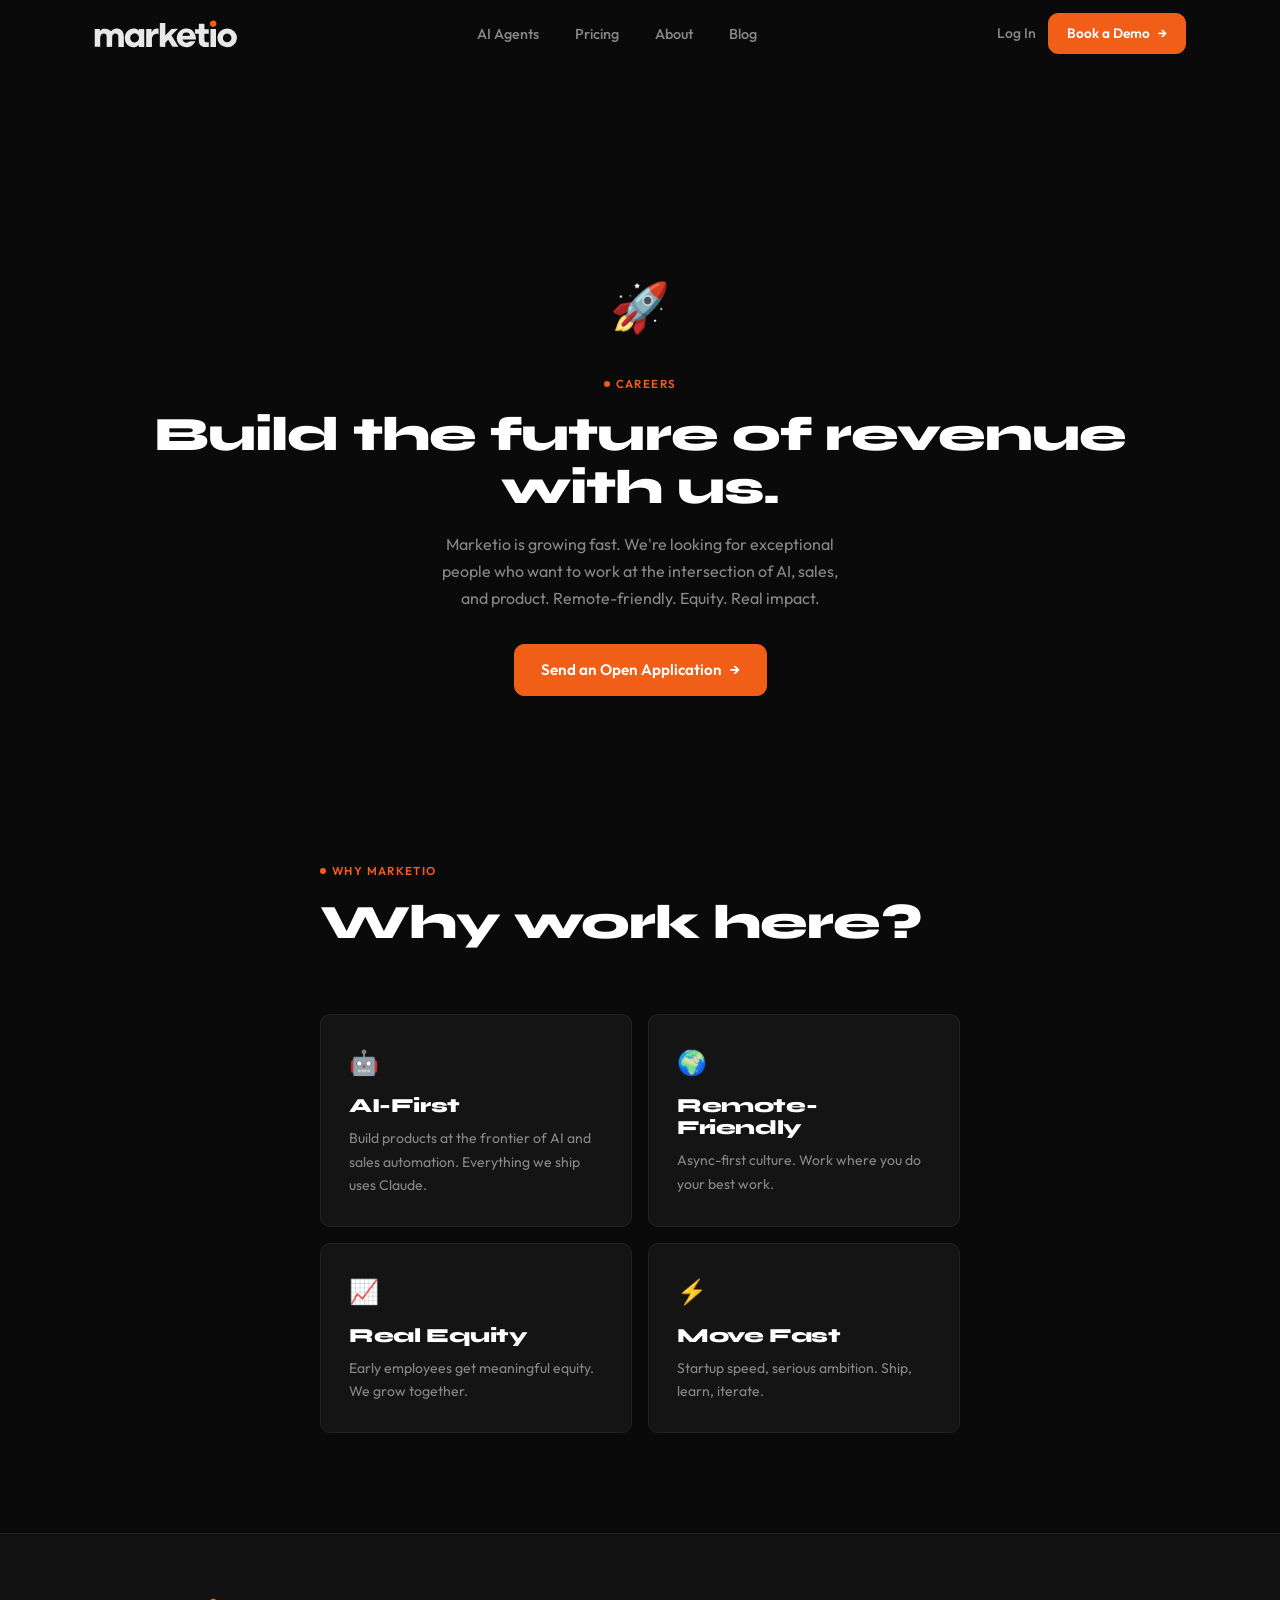
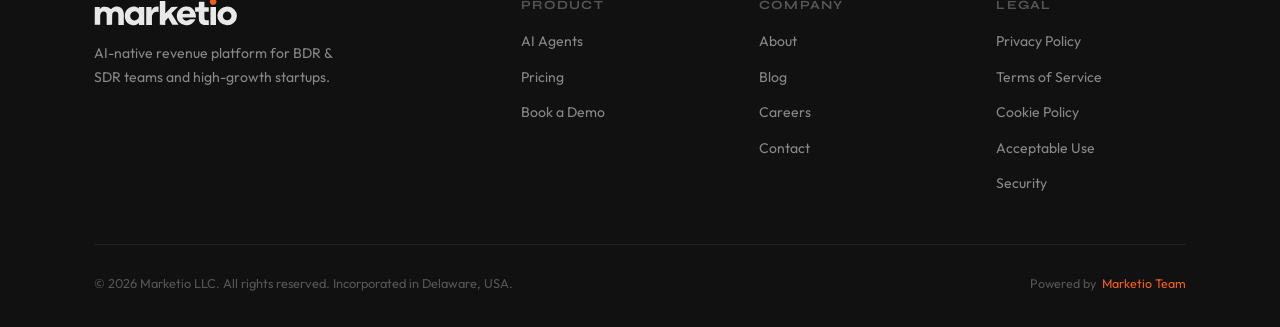
<file: careers/index.html>
<!DOCTYPE html>
<html lang="en">
<head>
  <meta charset="UTF-8">
  <meta name="viewport" content="width=device-width, initial-scale=1.0">
  <title>Careers | Marketio</title>
  <meta name="description" content="Join the Marketio team. Build the future of AI-powered revenue at the intersection of AI, sales, and product.">
  <link rel="canonical" href="https://marketio.net/careers/">
  <link rel="preconnect" href="https://fonts.googleapis.com">
  <link rel="preconnect" href="https://fonts.gstatic.com" crossorigin>
  <style>:root{--orange:#f15e18;--bg:#0a0a0a;--white:#fff;--muted:#888;--font-head:'Syne',-apple-system,sans-serif;--font-body:'Outfit',-apple-system,sans-serif}*,*::before,*::after{box-sizing:border-box;margin:0;padding:0}body{font-family:var(--font-body);background:var(--bg);color:#e8e8e8;-webkit-font-smoothing:antialiased;overflow-x:hidden}.nav{position:fixed;top:0;left:0;right:0;z-index:100;height:68px;display:flex;align-items:center;border-bottom:1px solid transparent;transition:background .22s,border-color .22s}.nav-inner{display:flex;align-items:center;justify-content:space-between;width:100%;max-width:1140px;margin:0 auto;padding:0 24px}.btn{display:inline-flex;align-items:center;gap:8px;font-family:var(--font-body);font-size:.95rem;font-weight:600;padding:13px 26px;border-radius:10px;transition:all .22s;cursor:pointer;border:1px solid transparent}.btn-primary{background:var(--orange);color:#fff;border-color:var(--orange)}</style>
  <link rel="stylesheet" href="/assets/css/main.css" media="print" onload="this.media='all'">
  <noscript><link rel="stylesheet" href="/assets/css/main.css"></noscript>
  <link rel="stylesheet" href="https://fonts.googleapis.com/css2?family=Syne:wght@700;800&family=Outfit:wght@400;500;600&display=swap" media="print" onload="this.media='all'">
  <noscript><link rel="stylesheet" href="https://fonts.googleapis.com/css2?family=Syne:wght@700;800&family=Outfit:wght@400;500;600&display=swap"></noscript>
  <meta property="og:title" content="Careers | Marketio">
  <meta property="og:description" content="Join the Marketio team. Build the future of AI-powered revenue at the intersection of AI, sales, and product.">
  <meta property="og:url" content="https://marketio.net/careers/">
  <meta property="og:type" content="website">
  <meta property="og:image" content="https://marketio.net/assets/img/og-image.webp">
  <meta name="twitter:card" content="summary_large_image">
  <link rel="icon" href="/assets/img/favicon.svg" type="image/svg+xml">
</head>
<body>
<nav class="nav" role="navigation" aria-label="Main navigation">
  <div class="nav-inner">
    <a href="/" class="nav-logo" aria-label="Marketio home">
      <svg viewBox="0.00 0.00 513.00 100.00" height="28" width="auto" xmlns="http://www.w3.org/2000/svg"><ellipse ry="11.29" rx="11.69" transform="translate(425.53,13.16) rotate(-16.3)" cy="0.00" cx="0.00" fill="#f15e18"></ellipse><path d="M 276.72 31.80 L 299.21 31.58 A 0.34 0.34 0.0 0 1 299.46 32.16 L 276.90 54.54 A 0.34 0.34 0.0 0 0 276.85 54.96 L 301.61 95.29 A 0.34 0.34 0.0 0 1 301.32 95.81 L 280.18 95.74 A 0.34 0.34 0.0 0 1 279.89 95.57 L 265.23 70.62 A 0.34 0.34 0.0 0 0 264.68 70.56 L 254.61 82.04 A 0.34 0.34 0.0 0 0 254.53 82.27 L 254.57 95.65 A 0.34 0.34 0.0 0 1 254.23 95.99 L 235.40 95.94 A 0.34 0.34 0.0 0 1 235.06 95.60 L 235.21 11.35 A 0.34 0.34 0.0 0 1 235.55 11.01 L 254.38 11.04 A 0.34 0.34 0.0 0 1 254.72 11.38 L 254.72 54.28 A 0.34 0.34 0.0 0 0 255.31 54.51 L 276.47 31.91 A 0.34 0.34 0.0 0 1 276.72 31.80 Z" fill="#e8e8e8"></path><path d="M 394.43 49.46 Q 394.20 59.92 394.49 70.36 C 394.80 81.48 401.19 79.86 409.56 79.59 Q 410.20 79.57 410.20 80.21 L 410.15 95.91 Q 410.15 96.50 409.56 96.52 C 395.33 97.00 381.34 98.07 375.93 83.31 Q 374.49 79.38 374.39 72.05 Q 374.23 60.77 374.23 49.51 Q 374.23 49.01 373.73 49.01 L 361.99 48.91 A 0.94 0.94 0.0 0 1 361.06 47.99 L 360.76 33.62 Q 360.75 32.97 361.40 32.97 L 373.22 32.96 A 1.31 1.30 -90.0 0 0 374.52 31.65 L 374.47 14.51 A 0.80 0.79 -89.6 0 1 375.27 13.71 L 393.48 13.72 A 1.01 1.01 0.0 0 1 394.49 14.73 L 394.51 32.76 A 0.51 0.50 90.0 0 0 395.01 33.27 L 408.99 33.25 A 0.99 0.99 0.0 0 1 409.99 34.24 L 410.01 48.20 A 0.95 0.94 0.3 0 1 409.05 49.14 L 395.01 48.91 A 0.57 0.56 1.0 0 0 394.43 49.46 Z" fill="#e8e8e8"></path><path d="M 315.82 70.01 C 319.38 82.41 333.12 84.74 342.08 76.18 Q 342.48 75.80 343.03 75.80 L 361.21 75.79 A 0.90 0.89 13.1 0 1 362.02 77.08 Q 356.89 87.41 347.81 92.62 C 335.57 99.64 319.07 99.13 308.05 89.73 C 285.47 70.46 296.86 33.48 326.50 30.48 Q 347.59 28.35 358.30 46.18 Q 364.69 56.79 364.30 68.78 Q 364.29 69.31 363.75 69.31 L 316.26 69.43 A 0.46 0.46 0.0 0 0 315.82 70.01 Z M 316.65 56.79 L 342.69 56.47 A 0.11 0.11 0.0 0 0 342.80 56.36 L 342.80 56.25 A 12.24 11.68 -0.7 0 0 330.42 44.72 L 328.64 44.74 A 12.24 11.68 -0.7 0 0 316.54 56.57 L 316.54 56.68 A 0.11 0.11 0.0 0 0 316.65 56.79 Z" fill="#e8e8e8"></path><path d="M 159.29 90.07 Q 158.64 90.47 157.70 91.44 C 153.27 95.96 146.09 98.19 140.12 97.68 C 124.09 96.30 112.31 85.43 110.44 69.61 C 108.64 54.32 115.08 38.76 129.69 32.92 C 140.33 28.67 151.14 29.81 159.72 37.52 A 0.31 0.30 20.7 0 0 160.23 37.29 L 160.14 32.85 Q 160.12 32.20 160.78 32.20 L 178.74 32.24 A 0.75 0.75 0.0 0 1 179.49 32.99 L 179.61 95.47 A 0.59 0.58 90.0 0 1 179.03 96.06 L 161.37 96.11 Q 160.66 96.11 160.67 95.40 L 160.77 90.92 Q 160.81 89.12 159.29 90.07 Z M 136.5240 77.8651 A 16.42 15.64 121.2 0 0 158.4079 71.9219 A 16.42 15.64 121.2 0 0 153.5360 49.7749 A 16.42 15.64 121.2 0 0 131.6521 55.7181 A 16.42 15.64 121.2 0 0 136.5240 77.8651 Z" fill="#e8e8e8"></path><path d="M 510.4787 65.1597 A 34.95 33.51 2.0 0 1 474.3805 97.4296 A 34.95 33.51 2.0 0 1 440.6213 62.7203 A 34.95 33.51 2.0 0 1 476.7195 30.4504 A 34.95 33.51 2.0 0 1 510.4787 65.1597 Z M 474.1234 79.5996 A 15.70 15.27 95.8 0 0 490.9018 65.5231 A 15.70 15.27 95.8 0 0 477.2966 48.3604 A 15.70 15.27 95.8 0 0 460.5182 62.4369 A 15.70 15.27 95.8 0 0 474.1234 79.5996 Z" fill="#e8e8e8"></path><path d="M 21.72 39.31 C 24.69 34.79 28.51 32.44 33.96 31.48 Q 48.83 28.84 59.79 39.13 A 1.18 1.17 -44.4 0 0 61.39 39.14 C 64.70 36.10 68.38 33.54 72.63 32.13 C 86.11 27.66 101.26 33.96 105.00 48.23 Q 106.74 54.88 106.69 62.50 Q 106.59 79.17 106.60 95.61 A 0.63 0.62 -0.4 0 1 105.97 96.24 L 87.54 96.29 A 0.61 0.61 0.0 0 1 86.92 95.68 Q 87.04 77.55 86.78 59.27 C 86.67 51.50 81.04 47.16 73.78 48.59 C 67.92 49.73 65.22 55.60 65.06 61.25 Q 64.60 78.04 64.78 94.94 A 1.03 1.03 0.0 0 1 63.76 95.98 L 46.48 96.02 A 1.19 1.19 0.0 0 1 45.29 94.82 Q 45.41 76.96 45.12 59.47 C 45.03 53.53 42.99 49.56 36.78 48.47 C 24.26 46.29 22.08 58.75 22.14 68.75 Q 22.22 82.04 22.25 95.16 A 0.68 0.68 0.0 0 1 21.56 95.84 L 3.46 95.77 A 0.81 0.81 0.0 0 1 2.66 94.96 L 2.74 32.77 A 0.75 0.74 90.0 0 1 3.48 32.02 L 20.02 32.02 A 0.70 0.70 0.0 0 1 20.72 32.72 L 20.80 39.04 A 0.50 0.50 0.0 0 0 21.72 39.31 Z" fill="#e8e8e8"></path><path d="M 206.23 44.10 C 212.09 32.74 217.30 30.15 229.88 30.81 A 0.76 0.75 -88.8 0 1 230.60 31.57 L 230.69 49.43 A 0.69 0.68 -82.4 0 1 229.82 50.10 C 221.09 47.64 213.01 50.28 208.99 58.49 C 206.90 62.75 207.05 66.42 206.95 71.10 Q 206.68 83.43 207.07 95.29 A 0.84 0.83 -1.0 0 1 206.23 96.15 L 187.14 96.17 Q 186.49 96.17 186.49 95.52 L 186.54 33.32 A 0.88 0.88 0.0 0 1 187.43 32.45 L 204.80 32.55 A 1.02 1.02 0.0 0 1 205.81 33.58 L 205.72 43.97 A 0.27 0.27 0.0 0 0 206.23 44.10 Z" fill="#e8e8e8"></path><rect rx="0.99" height="64.18" width="19.78" y="32.09" x="415.94" fill="#e8e8e8"></rect></svg>
    </a>
    <ul class="nav-links"><li><a href="/ai-agents/">AI Agents</a></li><!-- <li><a href="/gtm-services/">GTM Services</a></li> --><li><a href="/pricing/">Pricing</a></li><li><a href="/about/">About</a></li><li><a href="/blog/">Blog</a></li></ul>
    <div class="nav-ctas"><a href="#" class="nav-login">Log In</a><a href="https://calendly.com/mubashar_ali/mubashar" target="_blank" rel="noopener" class="btn btn-primary btn-sm btn-arrow">Book a Demo</a></div>
    <button class="nav-toggle" aria-label="Toggle menu"><span></span><span></span><span></span></button>
  </div>
</nav>
<div class="nav-mobile"><a href="/ai-agents/">AI Agents</a><!-- <a href="/gtm-services/">GTM Services</a> --><a href="/pricing/">Pricing</a><a href="/about/">About</a><a href="/blog/">Blog</a><a href="/contact/">Contact</a><a href="https://calendly.com/mubashar_ali/mubashar" target="_blank" rel="noopener" class="btn btn-primary btn-arrow">Book a Demo</a></div>
<main>
<div style="padding-top:68px">
<section class="section"><div class="container">
  <div class="placeholder-section reveal">
    <div class="placeholder-icon">🚀</div>
    <div class="label">Careers</div>
    <h2>Build the future of revenue with us.</h2>
    <p>Marketio is growing fast. We're looking for exceptional people who want to work at the intersection of AI, sales, and product. Remote-friendly. Equity. Real impact.</p>
    <a href="mailto:support@marketio.net?subject=Open Application" class="btn btn-primary btn-arrow">Send an Open Application</a>
  </div>
  <div style="max-width:640px;margin:0 auto;margin-top:60px">
    <div class="section-header reveal"><div class="label">Why Marketio</div><h2>Why work here?</h2></div>
    <div class="features-grid" style="grid-template-columns:1fr 1fr" class="reveal">
      <div class="feature-card"><div class="fc-icon">🤖</div><h4>AI-First</h4><p>Build products at the frontier of AI and sales automation. Everything we ship uses Claude.</p></div>
      <div class="feature-card"><div class="fc-icon">🌍</div><h4>Remote-Friendly</h4><p>Async-first culture. Work where you do your best work.</p></div>
      <div class="feature-card"><div class="fc-icon">📈</div><h4>Real Equity</h4><p>Early employees get meaningful equity. We grow together.</p></div>
      <div class="feature-card"><div class="fc-icon">⚡</div><h4>Move Fast</h4><p>Startup speed, serious ambition. Ship, learn, iterate.</p></div>
    </div>
  </div>
</div></section>
</div>
</main>
<footer class="footer"><div class="container">
  <div class="footer-grid">
    <div class="footer-brand">
      <svg viewBox="0.00 0.00 513.00 100.00" height="24" width="auto" class="logo" aria-label="Marketio" xmlns="http://www.w3.org/2000/svg">
          <ellipse ry="11.29" rx="11.69" transform="translate(425.53,13.16) rotate(-16.3)" cy="0.00" cx="0.00" fill="#f15e18"></ellipse>
          <path d="M 276.72 31.80 L 299.21 31.58 A 0.34 0.34 0.0 0 1 299.46 32.16 L 276.90 54.54 A 0.34 0.34 0.0 0 0 276.85 54.96 L 301.61 95.29 A 0.34 0.34 0.0 0 1 301.32 95.81 L 280.18 95.74 A 0.34 0.34 0.0 0 1 279.89 95.57 L 265.23 70.62 A 0.34 0.34 0.0 0 0 264.68 70.56 L 254.61 82.04 A 0.34 0.34 0.0 0 0 254.53 82.27 L 254.57 95.65 A 0.34 0.34 0.0 0 1 254.23 95.99 L 235.40 95.94 A 0.34 0.34 0.0 0 1 235.06 95.60 L 235.21 11.35 A 0.34 0.34 0.0 0 1 235.55 11.01 L 254.38 11.04 A 0.34 0.34 0.0 0 1 254.72 11.38 L 254.72 54.28 A 0.34 0.34 0.0 0 0 255.31 54.51 L 276.47 31.91 A 0.34 0.34 0.0 0 1 276.72 31.80 Z" fill="#e8e8e8"></path>
          <path d="M 394.43 49.46 Q 394.20 59.92 394.49 70.36 C 394.80 81.48 401.19 79.86 409.56 79.59 Q 410.20 79.57 410.20 80.21 L 410.15 95.91 Q 410.15 96.50 409.56 96.52 C 395.33 97.00 381.34 98.07 375.93 83.31 Q 374.49 79.38 374.39 72.05 Q 374.23 60.77 374.23 49.51 Q 374.23 49.01 373.73 49.01 L 361.99 48.91 A 0.94 0.94 0.0 0 1 361.06 47.99 L 360.76 33.62 Q 360.75 32.97 361.40 32.97 L 373.22 32.96 A 1.31 1.30 -90.0 0 0 374.52 31.65 L 374.47 14.51 A 0.80 0.79 -89.6 0 1 375.27 13.71 L 393.48 13.72 A 1.01 1.01 0.0 0 1 394.49 14.73 L 394.51 32.76 A 0.51 0.50 90.0 0 0 395.01 33.27 L 408.99 33.25 A 0.99 0.99 0.0 0 1 409.99 34.24 L 410.01 48.20 A 0.95 0.94 0.3 0 1 409.05 49.14 L 395.01 48.91 A 0.57 0.56 1.0 0 0 394.43 49.46 Z" fill="#e8e8e8"></path>
          <path d="M 315.82 70.01 C 319.38 82.41 333.12 84.74 342.08 76.18 Q 342.48 75.80 343.03 75.80 L 361.21 75.79 A 0.90 0.89 13.1 0 1 362.02 77.08 Q 356.89 87.41 347.81 92.62 C 335.57 99.64 319.07 99.13 308.05 89.73 C 285.47 70.46 296.86 33.48 326.50 30.48 Q 347.59 28.35 358.30 46.18 Q 364.69 56.79 364.30 68.78 Q 364.29 69.31 363.75 69.31 L 316.26 69.43 A 0.46 0.46 0.0 0 0 315.82 70.01 Z M 316.65 56.79 L 342.69 56.47 A 0.11 0.11 0.0 0 0 342.80 56.36 L 342.80 56.25 A 12.24 11.68 -0.7 0 0 330.42 44.72 L 328.64 44.74 A 12.24 11.68 -0.7 0 0 316.54 56.57 L 316.54 56.68 A 0.11 0.11 0.0 0 0 316.65 56.79 Z" fill="#e8e8e8"></path>
          <path d="M 159.29 90.07 Q 158.64 90.47 157.70 91.44 C 153.27 95.96 146.09 98.19 140.12 97.68 C 124.09 96.30 112.31 85.43 110.44 69.61 C 108.64 54.32 115.08 38.76 129.69 32.92 C 140.33 28.67 151.14 29.81 159.72 37.52 A 0.31 0.30 20.7 0 0 160.23 37.29 L 160.14 32.85 Q 160.12 32.20 160.78 32.20 L 178.74 32.24 A 0.75 0.75 0.0 0 1 179.49 32.99 L 179.61 95.47 A 0.59 0.58 90.0 0 1 179.03 96.06 L 161.37 96.11 Q 160.66 96.11 160.67 95.40 L 160.77 90.92 Q 160.81 89.12 159.29 90.07 Z M 136.5240 77.8651 A 16.42 15.64 121.2 0 0 158.4079 71.9219 A 16.42 15.64 121.2 0 0 153.5360 49.7749 A 16.42 15.64 121.2 0 0 131.6521 55.7181 A 16.42 15.64 121.2 0 0 136.5240 77.8651 Z" fill="#e8e8e8"></path>
          <path d="M 510.4787 65.1597 A 34.95 33.51 2.0 0 1 474.3805 97.4296 A 34.95 33.51 2.0 0 1 440.6213 62.7203 A 34.95 33.51 2.0 0 1 476.7195 30.4504 A 34.95 33.51 2.0 0 1 510.4787 65.1597 Z M 474.1234 79.5996 A 15.70 15.27 95.8 0 0 490.9018 65.5231 A 15.70 15.27 95.8 0 0 477.2966 48.3604 A 15.70 15.27 95.8 0 0 460.5182 62.4369 A 15.70 15.27 95.8 0 0 474.1234 79.5996 Z" fill="#e8e8e8"></path>
          <path d="M 21.72 39.31 C 24.69 34.79 28.51 32.44 33.96 31.48 Q 48.83 28.84 59.79 39.13 A 1.18 1.17 -44.4 0 0 61.39 39.14 C 64.70 36.10 68.38 33.54 72.63 32.13 C 86.11 27.66 101.26 33.96 105.00 48.23 Q 106.74 54.88 106.69 62.50 Q 106.59 79.17 106.60 95.61 A 0.63 0.62 -0.4 0 1 105.97 96.24 L 87.54 96.29 A 0.61 0.61 0.0 0 1 86.92 95.68 Q 87.04 77.55 86.78 59.27 C 86.67 51.50 81.04 47.16 73.78 48.59 C 67.92 49.73 65.22 55.60 65.06 61.25 Q 64.60 78.04 64.78 94.94 A 1.03 1.03 0.0 0 1 63.76 95.98 L 46.48 96.02 A 1.19 1.19 0.0 0 1 45.29 94.82 Q 45.41 76.96 45.12 59.47 C 45.03 53.53 42.99 49.56 36.78 48.47 C 24.26 46.29 22.08 58.75 22.14 68.75 Q 22.22 82.04 22.25 95.16 A 0.68 0.68 0.0 0 1 21.56 95.84 L 3.46 95.77 A 0.81 0.81 0.0 0 1 2.66 94.96 L 2.74 32.77 A 0.75 0.74 90.0 0 1 3.48 32.02 L 20.02 32.02 A 0.70 0.70 0.0 0 1 20.72 32.72 L 20.80 39.04 A 0.50 0.50 0.0 0 0 21.72 39.31 Z" fill="#e8e8e8"></path>
          <path d="M 206.23 44.10 C 212.09 32.74 217.30 30.15 229.88 30.81 A 0.76 0.75 -88.8 0 1 230.60 31.57 L 230.69 49.43 A 0.69 0.68 -82.4 0 1 229.82 50.10 C 221.09 47.64 213.01 50.28 208.99 58.49 C 206.90 62.75 207.05 66.42 206.95 71.10 Q 206.68 83.43 207.07 95.29 A 0.84 0.83 -1.0 0 1 206.23 96.15 L 187.14 96.17 Q 186.49 96.17 186.49 95.52 L 186.54 33.32 A 0.88 0.88 0.0 0 1 187.43 32.45 L 204.80 32.55 A 1.02 1.02 0.0 0 1 205.81 33.58 L 205.72 43.97 A 0.27 0.27 0.0 0 0 206.23 44.10 Z" fill="#e8e8e8"></path>
          <rect rx="0.99" height="64.18" width="19.78" y="32.09" x="415.94" fill="#e8e8e8"></rect>
        </svg>
      <p>AI-native revenue platform for BDR &amp; SDR teams and high-growth startups.</p>
    </div>
    <div class="footer-col"><h5>Product</h5><ul><li><a href="/ai-agents/">AI Agents</a></li><!-- <li><a href="/gtm-services/">GTM Services</a></li> --><li><a href="/pricing/">Pricing</a></li><li><a href="https://calendly.com/mubashar_ali/mubashar" target="_blank" rel="noopener">Book a Demo</a></li></ul></div>
    <div class="footer-col"><h5>Company</h5><ul><li><a href="/about/">About</a></li><li><a href="/blog/">Blog</a></li><li><a href="/careers/">Careers</a></li><li><a href="/contact/">Contact</a></li></ul></div>
    <div class="footer-col"><h5>Legal</h5><ul><li><a href="/privacy/">Privacy Policy</a></li><li><a href="/terms/">Terms of Service</a></li><li><a href="/cookies/">Cookie Policy</a></li><li><a href="/acceptable-use/">Acceptable Use</a></li><li><a href="/security/">Security</a></li></ul></div>
  </div>
  <div class="footer-bottom">
    <p>&copy; 2026 Marketio LLC. All rights reserved. Incorporated in Delaware, USA.</p>
    <span class="powered">Powered by <span>Marketio Team</span></span>
  </div>
</div></footer>
<script src="/assets/js/main.js" defer></script>
</body></html>
</file>
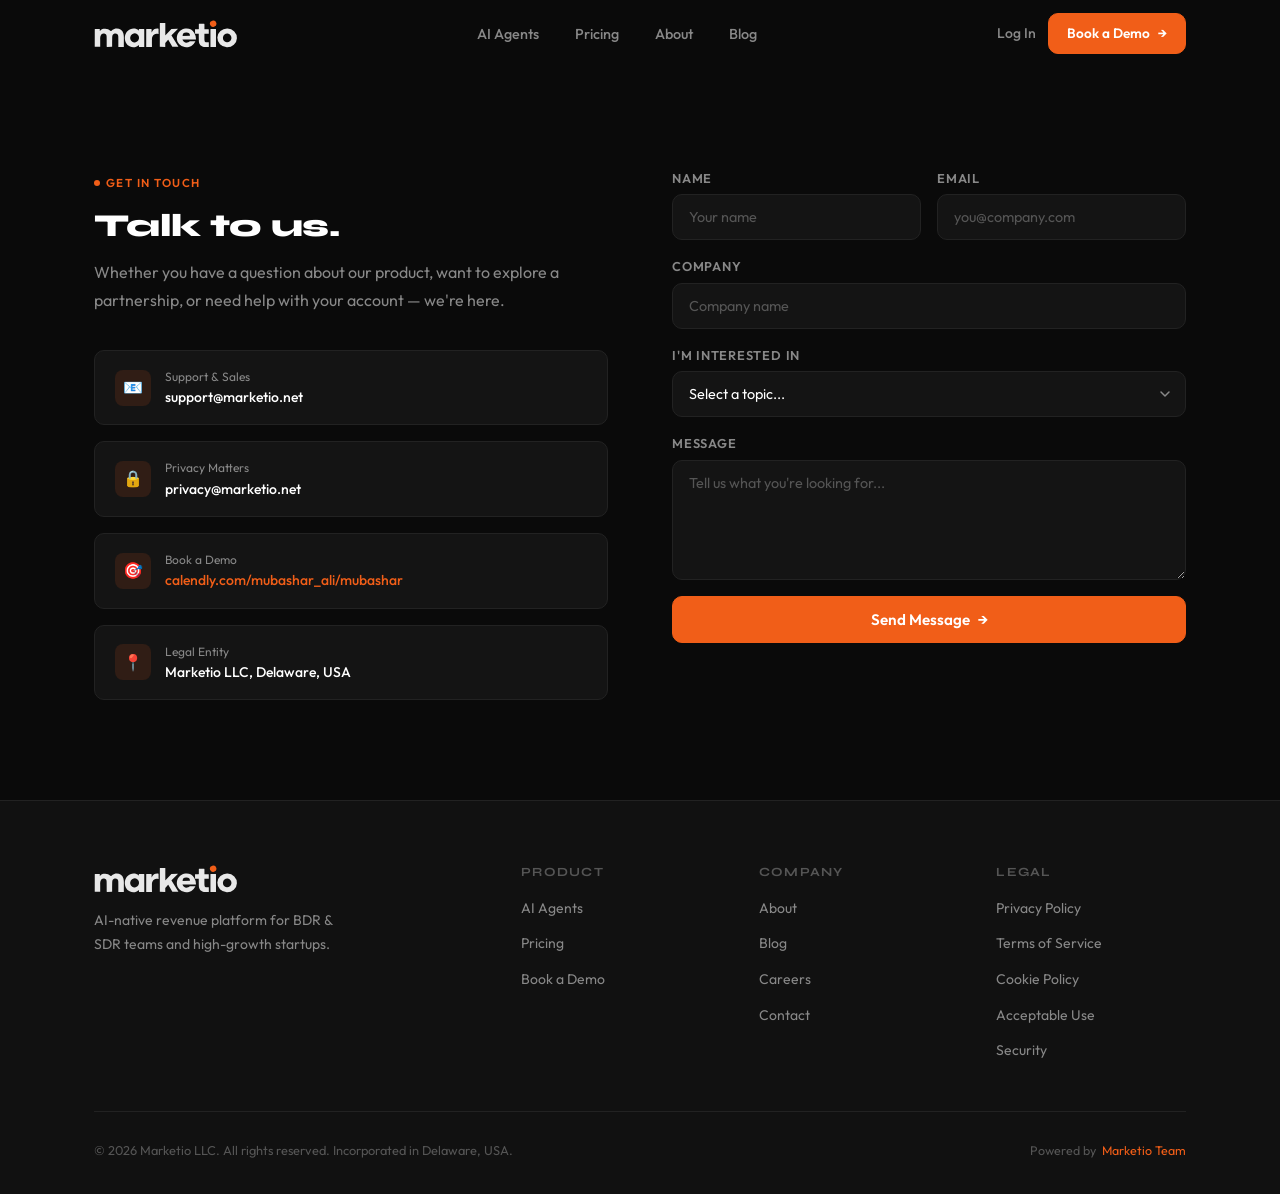
<file: contact/index.html>
<!DOCTYPE html>
<html lang="en">
<head>
  <meta charset="UTF-8">
  <meta name="viewport" content="width=device-width, initial-scale=1.0">
  <title>Contact Marketio</title>
  <meta name="description" content="Get in touch with the Marketio team. Sales, support, partnerships, and press inquiries.">
  <link rel="canonical" href="https://marketio.net/contact/">
  <link rel="preconnect" href="https://fonts.googleapis.com">
  <link rel="preconnect" href="https://fonts.gstatic.com" crossorigin>
  <style>:root{--orange:#f15e18;--bg:#0a0a0a;--white:#fff;--muted:#888;--font-head:'Syne',-apple-system,sans-serif;--font-body:'Outfit',-apple-system,sans-serif}*,*::before,*::after{box-sizing:border-box;margin:0;padding:0}body{font-family:var(--font-body);background:var(--bg);color:#e8e8e8;-webkit-font-smoothing:antialiased;overflow-x:hidden}.nav{position:fixed;top:0;left:0;right:0;z-index:100;height:68px;display:flex;align-items:center;border-bottom:1px solid transparent;transition:background .22s,border-color .22s}.nav-inner{display:flex;align-items:center;justify-content:space-between;width:100%;max-width:1140px;margin:0 auto;padding:0 24px}.btn{display:inline-flex;align-items:center;gap:8px;font-family:var(--font-body);font-size:.95rem;font-weight:600;padding:13px 26px;border-radius:10px;transition:all .22s;cursor:pointer;border:1px solid transparent}.btn-primary{background:var(--orange);color:#fff;border-color:var(--orange)}</style>
  <link rel="stylesheet" href="/assets/css/main.css" media="print" onload="this.media='all'">
  <noscript><link rel="stylesheet" href="/assets/css/main.css"></noscript>
  <link rel="stylesheet" href="https://fonts.googleapis.com/css2?family=Syne:wght@700;800&family=Outfit:wght@400;500;600&display=swap" media="print" onload="this.media='all'">
  <noscript><link rel="stylesheet" href="https://fonts.googleapis.com/css2?family=Syne:wght@700;800&family=Outfit:wght@400;500;600&display=swap"></noscript>
  <meta property="og:title" content="Contact | Marketio">
  <meta property="og:description" content="Get in touch with the Marketio team. Sales, support, partnerships, and press inquiries.">
  <meta property="og:url" content="https://marketio.net/contact/">
  <meta property="og:type" content="website">
  <meta property="og:image" content="https://marketio.net/assets/img/og-image.webp">
  <meta name="twitter:card" content="summary_large_image">
  <link rel="icon" href="/assets/img/favicon.svg" type="image/svg+xml">
</head>
<body>
<nav class="nav" role="navigation" aria-label="Main navigation">
  <div class="nav-inner">
    <a href="/" class="nav-logo" aria-label="Marketio home">
      <svg viewBox="0.00 0.00 513.00 100.00" height="28" width="auto" xmlns="http://www.w3.org/2000/svg"><ellipse ry="11.29" rx="11.69" transform="translate(425.53,13.16) rotate(-16.3)" cy="0.00" cx="0.00" fill="#f15e18"></ellipse><path d="M 276.72 31.80 L 299.21 31.58 A 0.34 0.34 0.0 0 1 299.46 32.16 L 276.90 54.54 A 0.34 0.34 0.0 0 0 276.85 54.96 L 301.61 95.29 A 0.34 0.34 0.0 0 1 301.32 95.81 L 280.18 95.74 A 0.34 0.34 0.0 0 1 279.89 95.57 L 265.23 70.62 A 0.34 0.34 0.0 0 0 264.68 70.56 L 254.61 82.04 A 0.34 0.34 0.0 0 0 254.53 82.27 L 254.57 95.65 A 0.34 0.34 0.0 0 1 254.23 95.99 L 235.40 95.94 A 0.34 0.34 0.0 0 1 235.06 95.60 L 235.21 11.35 A 0.34 0.34 0.0 0 1 235.55 11.01 L 254.38 11.04 A 0.34 0.34 0.0 0 1 254.72 11.38 L 254.72 54.28 A 0.34 0.34 0.0 0 0 255.31 54.51 L 276.47 31.91 A 0.34 0.34 0.0 0 1 276.72 31.80 Z" fill="#e8e8e8"></path><path d="M 394.43 49.46 Q 394.20 59.92 394.49 70.36 C 394.80 81.48 401.19 79.86 409.56 79.59 Q 410.20 79.57 410.20 80.21 L 410.15 95.91 Q 410.15 96.50 409.56 96.52 C 395.33 97.00 381.34 98.07 375.93 83.31 Q 374.49 79.38 374.39 72.05 Q 374.23 60.77 374.23 49.51 Q 374.23 49.01 373.73 49.01 L 361.99 48.91 A 0.94 0.94 0.0 0 1 361.06 47.99 L 360.76 33.62 Q 360.75 32.97 361.40 32.97 L 373.22 32.96 A 1.31 1.30 -90.0 0 0 374.52 31.65 L 374.47 14.51 A 0.80 0.79 -89.6 0 1 375.27 13.71 L 393.48 13.72 A 1.01 1.01 0.0 0 1 394.49 14.73 L 394.51 32.76 A 0.51 0.50 90.0 0 0 395.01 33.27 L 408.99 33.25 A 0.99 0.99 0.0 0 1 409.99 34.24 L 410.01 48.20 A 0.95 0.94 0.3 0 1 409.05 49.14 L 395.01 48.91 A 0.57 0.56 1.0 0 0 394.43 49.46 Z" fill="#e8e8e8"></path><path d="M 315.82 70.01 C 319.38 82.41 333.12 84.74 342.08 76.18 Q 342.48 75.80 343.03 75.80 L 361.21 75.79 A 0.90 0.89 13.1 0 1 362.02 77.08 Q 356.89 87.41 347.81 92.62 C 335.57 99.64 319.07 99.13 308.05 89.73 C 285.47 70.46 296.86 33.48 326.50 30.48 Q 347.59 28.35 358.30 46.18 Q 364.69 56.79 364.30 68.78 Q 364.29 69.31 363.75 69.31 L 316.26 69.43 A 0.46 0.46 0.0 0 0 315.82 70.01 Z M 316.65 56.79 L 342.69 56.47 A 0.11 0.11 0.0 0 0 342.80 56.36 L 342.80 56.25 A 12.24 11.68 -0.7 0 0 330.42 44.72 L 328.64 44.74 A 12.24 11.68 -0.7 0 0 316.54 56.57 L 316.54 56.68 A 0.11 0.11 0.0 0 0 316.65 56.79 Z" fill="#e8e8e8"></path><path d="M 159.29 90.07 Q 158.64 90.47 157.70 91.44 C 153.27 95.96 146.09 98.19 140.12 97.68 C 124.09 96.30 112.31 85.43 110.44 69.61 C 108.64 54.32 115.08 38.76 129.69 32.92 C 140.33 28.67 151.14 29.81 159.72 37.52 A 0.31 0.30 20.7 0 0 160.23 37.29 L 160.14 32.85 Q 160.12 32.20 160.78 32.20 L 178.74 32.24 A 0.75 0.75 0.0 0 1 179.49 32.99 L 179.61 95.47 A 0.59 0.58 90.0 0 1 179.03 96.06 L 161.37 96.11 Q 160.66 96.11 160.67 95.40 L 160.77 90.92 Q 160.81 89.12 159.29 90.07 Z M 136.5240 77.8651 A 16.42 15.64 121.2 0 0 158.4079 71.9219 A 16.42 15.64 121.2 0 0 153.5360 49.7749 A 16.42 15.64 121.2 0 0 131.6521 55.7181 A 16.42 15.64 121.2 0 0 136.5240 77.8651 Z" fill="#e8e8e8"></path><path d="M 510.4787 65.1597 A 34.95 33.51 2.0 0 1 474.3805 97.4296 A 34.95 33.51 2.0 0 1 440.6213 62.7203 A 34.95 33.51 2.0 0 1 476.7195 30.4504 A 34.95 33.51 2.0 0 1 510.4787 65.1597 Z M 474.1234 79.5996 A 15.70 15.27 95.8 0 0 490.9018 65.5231 A 15.70 15.27 95.8 0 0 477.2966 48.3604 A 15.70 15.27 95.8 0 0 460.5182 62.4369 A 15.70 15.27 95.8 0 0 474.1234 79.5996 Z" fill="#e8e8e8"></path><path d="M 21.72 39.31 C 24.69 34.79 28.51 32.44 33.96 31.48 Q 48.83 28.84 59.79 39.13 A 1.18 1.17 -44.4 0 0 61.39 39.14 C 64.70 36.10 68.38 33.54 72.63 32.13 C 86.11 27.66 101.26 33.96 105.00 48.23 Q 106.74 54.88 106.69 62.50 Q 106.59 79.17 106.60 95.61 A 0.63 0.62 -0.4 0 1 105.97 96.24 L 87.54 96.29 A 0.61 0.61 0.0 0 1 86.92 95.68 Q 87.04 77.55 86.78 59.27 C 86.67 51.50 81.04 47.16 73.78 48.59 C 67.92 49.73 65.22 55.60 65.06 61.25 Q 64.60 78.04 64.78 94.94 A 1.03 1.03 0.0 0 1 63.76 95.98 L 46.48 96.02 A 1.19 1.19 0.0 0 1 45.29 94.82 Q 45.41 76.96 45.12 59.47 C 45.03 53.53 42.99 49.56 36.78 48.47 C 24.26 46.29 22.08 58.75 22.14 68.75 Q 22.22 82.04 22.25 95.16 A 0.68 0.68 0.0 0 1 21.56 95.84 L 3.46 95.77 A 0.81 0.81 0.0 0 1 2.66 94.96 L 2.74 32.77 A 0.75 0.74 90.0 0 1 3.48 32.02 L 20.02 32.02 A 0.70 0.70 0.0 0 1 20.72 32.72 L 20.80 39.04 A 0.50 0.50 0.0 0 0 21.72 39.31 Z" fill="#e8e8e8"></path><path d="M 206.23 44.10 C 212.09 32.74 217.30 30.15 229.88 30.81 A 0.76 0.75 -88.8 0 1 230.60 31.57 L 230.69 49.43 A 0.69 0.68 -82.4 0 1 229.82 50.10 C 221.09 47.64 213.01 50.28 208.99 58.49 C 206.90 62.75 207.05 66.42 206.95 71.10 Q 206.68 83.43 207.07 95.29 A 0.84 0.83 -1.0 0 1 206.23 96.15 L 187.14 96.17 Q 186.49 96.17 186.49 95.52 L 186.54 33.32 A 0.88 0.88 0.0 0 1 187.43 32.45 L 204.80 32.55 A 1.02 1.02 0.0 0 1 205.81 33.58 L 205.72 43.97 A 0.27 0.27 0.0 0 0 206.23 44.10 Z" fill="#e8e8e8"></path><rect rx="0.99" height="64.18" width="19.78" y="32.09" x="415.94" fill="#e8e8e8"></rect></svg>
    </a>
    <ul class="nav-links"><li><a href="/ai-agents/">AI Agents</a></li><!-- <li><a href="/gtm-services/">GTM Services</a></li> --><li><a href="/pricing/">Pricing</a></li><li><a href="/about/">About</a></li><li><a href="/blog/">Blog</a></li></ul>
    <div class="nav-ctas"><a href="#" class="nav-login">Log In</a><a href="https://calendly.com/mubashar_ali/mubashar" target="_blank" rel="noopener" class="btn btn-primary btn-sm btn-arrow">Book a Demo</a></div>
    <button class="nav-toggle" aria-label="Toggle menu"><span></span><span></span><span></span></button>
  </div>
</nav>
<div class="nav-mobile"><a href="/ai-agents/">AI Agents</a><!-- <a href="/gtm-services/">GTM Services</a> --><a href="/pricing/">Pricing</a><a href="/about/">About</a><a href="/blog/">Blog</a><a href="/contact/">Contact</a><a href="https://calendly.com/mubashar_ali/mubashar" target="_blank" rel="noopener" class="btn btn-primary btn-arrow">Book a Demo</a></div>
<main>
<div style="padding-top:68px">
<section class="section"><div class="container">
  <div class="contact-grid">
    <div class="contact-info reveal">
      <div class="label">Get In Touch</div>
      <h2>Talk to us.</h2>
      <p>Whether you have a question about our product, want to explore a partnership, or need help with your account — we're here.</p>
      <div class="contact-methods">
        <div class="contact-method"><div class="cm-icon">📧</div><div><div class="cm-label">Support &amp; Sales</div><div class="cm-value">support@marketio.net</div></div></div>
        <div class="contact-method"><div class="cm-icon">🔒</div><div><div class="cm-label">Privacy Matters</div><div class="cm-value">privacy@marketio.net</div></div></div>
        <div class="contact-method"><div class="cm-icon">🎯</div><div><div class="cm-label">Book a Demo</div><div class="cm-value"><a href="https://calendly.com/mubashar_ali/mubashar" target="_blank" rel="noopener" style="color:var(--orange)">calendly.com/mubashar_ali/mubashar</a></div></div></div>
        <div class="contact-method"><div class="cm-icon">📍</div><div><div class="cm-label">Legal Entity</div><div class="cm-value">Marketio LLC, Delaware, USA</div></div></div>
      </div>
    </div>
    <div class="reveal reveal-delay-1">
      <form class="contact-form" id="contact-form">
        <input type="hidden" name="access_key" value="YOUR_WEB3FORMS_KEY">
        <input type="hidden" name="subject" value="New Contact from Marketio.net">
        <div class="form-row">
          <div class="form-group"><label>Name</label><input type="text" name="name" placeholder="Your name" required></div>
          <div class="form-group"><label>Email</label><input type="email" name="email" placeholder="you@company.com" required></div>
        </div>
        <div class="form-group"><label>Company</label><input type="text" name="company" placeholder="Company name"></div>
        <div class="form-group"><label>I'm interested in</label>
          <select name="interest">
            <option value="">Select a topic...</option>
            <option>AI Agents</option>
            <!-- <option>GTM Services</option> -->
            <option>Partnership</option>
            <option>Press</option>
            <option>Other</option>
          </select>
        </div>
        <div class="form-group"><label>Message</label><textarea name="message" placeholder="Tell us what you're looking for..." required></textarea></div>
        <button type="submit" class="btn btn-primary btn-arrow" style="width:100%;justify-content:center">Send Message</button>
      </form>
    </div>
  </div>
</div></section>
</div>
</main>
<footer class="footer"><div class="container">
  <div class="footer-grid">
    <div class="footer-brand">
      <svg viewBox="0.00 0.00 513.00 100.00" height="24" width="auto" class="logo" aria-label="Marketio" xmlns="http://www.w3.org/2000/svg">
          <ellipse ry="11.29" rx="11.69" transform="translate(425.53,13.16) rotate(-16.3)" cy="0.00" cx="0.00" fill="#f15e18"></ellipse>
          <path d="M 276.72 31.80 L 299.21 31.58 A 0.34 0.34 0.0 0 1 299.46 32.16 L 276.90 54.54 A 0.34 0.34 0.0 0 0 276.85 54.96 L 301.61 95.29 A 0.34 0.34 0.0 0 1 301.32 95.81 L 280.18 95.74 A 0.34 0.34 0.0 0 1 279.89 95.57 L 265.23 70.62 A 0.34 0.34 0.0 0 0 264.68 70.56 L 254.61 82.04 A 0.34 0.34 0.0 0 0 254.53 82.27 L 254.57 95.65 A 0.34 0.34 0.0 0 1 254.23 95.99 L 235.40 95.94 A 0.34 0.34 0.0 0 1 235.06 95.60 L 235.21 11.35 A 0.34 0.34 0.0 0 1 235.55 11.01 L 254.38 11.04 A 0.34 0.34 0.0 0 1 254.72 11.38 L 254.72 54.28 A 0.34 0.34 0.0 0 0 255.31 54.51 L 276.47 31.91 A 0.34 0.34 0.0 0 1 276.72 31.80 Z" fill="#e8e8e8"></path>
          <path d="M 394.43 49.46 Q 394.20 59.92 394.49 70.36 C 394.80 81.48 401.19 79.86 409.56 79.59 Q 410.20 79.57 410.20 80.21 L 410.15 95.91 Q 410.15 96.50 409.56 96.52 C 395.33 97.00 381.34 98.07 375.93 83.31 Q 374.49 79.38 374.39 72.05 Q 374.23 60.77 374.23 49.51 Q 374.23 49.01 373.73 49.01 L 361.99 48.91 A 0.94 0.94 0.0 0 1 361.06 47.99 L 360.76 33.62 Q 360.75 32.97 361.40 32.97 L 373.22 32.96 A 1.31 1.30 -90.0 0 0 374.52 31.65 L 374.47 14.51 A 0.80 0.79 -89.6 0 1 375.27 13.71 L 393.48 13.72 A 1.01 1.01 0.0 0 1 394.49 14.73 L 394.51 32.76 A 0.51 0.50 90.0 0 0 395.01 33.27 L 408.99 33.25 A 0.99 0.99 0.0 0 1 409.99 34.24 L 410.01 48.20 A 0.95 0.94 0.3 0 1 409.05 49.14 L 395.01 48.91 A 0.57 0.56 1.0 0 0 394.43 49.46 Z" fill="#e8e8e8"></path>
          <path d="M 315.82 70.01 C 319.38 82.41 333.12 84.74 342.08 76.18 Q 342.48 75.80 343.03 75.80 L 361.21 75.79 A 0.90 0.89 13.1 0 1 362.02 77.08 Q 356.89 87.41 347.81 92.62 C 335.57 99.64 319.07 99.13 308.05 89.73 C 285.47 70.46 296.86 33.48 326.50 30.48 Q 347.59 28.35 358.30 46.18 Q 364.69 56.79 364.30 68.78 Q 364.29 69.31 363.75 69.31 L 316.26 69.43 A 0.46 0.46 0.0 0 0 315.82 70.01 Z M 316.65 56.79 L 342.69 56.47 A 0.11 0.11 0.0 0 0 342.80 56.36 L 342.80 56.25 A 12.24 11.68 -0.7 0 0 330.42 44.72 L 328.64 44.74 A 12.24 11.68 -0.7 0 0 316.54 56.57 L 316.54 56.68 A 0.11 0.11 0.0 0 0 316.65 56.79 Z" fill="#e8e8e8"></path>
          <path d="M 159.29 90.07 Q 158.64 90.47 157.70 91.44 C 153.27 95.96 146.09 98.19 140.12 97.68 C 124.09 96.30 112.31 85.43 110.44 69.61 C 108.64 54.32 115.08 38.76 129.69 32.92 C 140.33 28.67 151.14 29.81 159.72 37.52 A 0.31 0.30 20.7 0 0 160.23 37.29 L 160.14 32.85 Q 160.12 32.20 160.78 32.20 L 178.74 32.24 A 0.75 0.75 0.0 0 1 179.49 32.99 L 179.61 95.47 A 0.59 0.58 90.0 0 1 179.03 96.06 L 161.37 96.11 Q 160.66 96.11 160.67 95.40 L 160.77 90.92 Q 160.81 89.12 159.29 90.07 Z M 136.5240 77.8651 A 16.42 15.64 121.2 0 0 158.4079 71.9219 A 16.42 15.64 121.2 0 0 153.5360 49.7749 A 16.42 15.64 121.2 0 0 131.6521 55.7181 A 16.42 15.64 121.2 0 0 136.5240 77.8651 Z" fill="#e8e8e8"></path>
          <path d="M 510.4787 65.1597 A 34.95 33.51 2.0 0 1 474.3805 97.4296 A 34.95 33.51 2.0 0 1 440.6213 62.7203 A 34.95 33.51 2.0 0 1 476.7195 30.4504 A 34.95 33.51 2.0 0 1 510.4787 65.1597 Z M 474.1234 79.5996 A 15.70 15.27 95.8 0 0 490.9018 65.5231 A 15.70 15.27 95.8 0 0 477.2966 48.3604 A 15.70 15.27 95.8 0 0 460.5182 62.4369 A 15.70 15.27 95.8 0 0 474.1234 79.5996 Z" fill="#e8e8e8"></path>
          <path d="M 21.72 39.31 C 24.69 34.79 28.51 32.44 33.96 31.48 Q 48.83 28.84 59.79 39.13 A 1.18 1.17 -44.4 0 0 61.39 39.14 C 64.70 36.10 68.38 33.54 72.63 32.13 C 86.11 27.66 101.26 33.96 105.00 48.23 Q 106.74 54.88 106.69 62.50 Q 106.59 79.17 106.60 95.61 A 0.63 0.62 -0.4 0 1 105.97 96.24 L 87.54 96.29 A 0.61 0.61 0.0 0 1 86.92 95.68 Q 87.04 77.55 86.78 59.27 C 86.67 51.50 81.04 47.16 73.78 48.59 C 67.92 49.73 65.22 55.60 65.06 61.25 Q 64.60 78.04 64.78 94.94 A 1.03 1.03 0.0 0 1 63.76 95.98 L 46.48 96.02 A 1.19 1.19 0.0 0 1 45.29 94.82 Q 45.41 76.96 45.12 59.47 C 45.03 53.53 42.99 49.56 36.78 48.47 C 24.26 46.29 22.08 58.75 22.14 68.75 Q 22.22 82.04 22.25 95.16 A 0.68 0.68 0.0 0 1 21.56 95.84 L 3.46 95.77 A 0.81 0.81 0.0 0 1 2.66 94.96 L 2.74 32.77 A 0.75 0.74 90.0 0 1 3.48 32.02 L 20.02 32.02 A 0.70 0.70 0.0 0 1 20.72 32.72 L 20.80 39.04 A 0.50 0.50 0.0 0 0 21.72 39.31 Z" fill="#e8e8e8"></path>
          <path d="M 206.23 44.10 C 212.09 32.74 217.30 30.15 229.88 30.81 A 0.76 0.75 -88.8 0 1 230.60 31.57 L 230.69 49.43 A 0.69 0.68 -82.4 0 1 229.82 50.10 C 221.09 47.64 213.01 50.28 208.99 58.49 C 206.90 62.75 207.05 66.42 206.95 71.10 Q 206.68 83.43 207.07 95.29 A 0.84 0.83 -1.0 0 1 206.23 96.15 L 187.14 96.17 Q 186.49 96.17 186.49 95.52 L 186.54 33.32 A 0.88 0.88 0.0 0 1 187.43 32.45 L 204.80 32.55 A 1.02 1.02 0.0 0 1 205.81 33.58 L 205.72 43.97 A 0.27 0.27 0.0 0 0 206.23 44.10 Z" fill="#e8e8e8"></path>
          <rect rx="0.99" height="64.18" width="19.78" y="32.09" x="415.94" fill="#e8e8e8"></rect>
        </svg>
      <p>AI-native revenue platform for BDR &amp; SDR teams and high-growth startups.</p>
    </div>
    <div class="footer-col"><h5>Product</h5><ul><li><a href="/ai-agents/">AI Agents</a></li><!-- <li><a href="/gtm-services/">GTM Services</a></li> --><li><a href="/pricing/">Pricing</a></li><li><a href="https://calendly.com/mubashar_ali/mubashar" target="_blank" rel="noopener">Book a Demo</a></li></ul></div>
    <div class="footer-col"><h5>Company</h5><ul><li><a href="/about/">About</a></li><li><a href="/blog/">Blog</a></li><li><a href="/careers/">Careers</a></li><li><a href="/contact/">Contact</a></li></ul></div>
    <div class="footer-col"><h5>Legal</h5><ul><li><a href="/privacy/">Privacy Policy</a></li><li><a href="/terms/">Terms of Service</a></li><li><a href="/cookies/">Cookie Policy</a></li><li><a href="/acceptable-use/">Acceptable Use</a></li><li><a href="/security/">Security</a></li></ul></div>
  </div>
  <div class="footer-bottom">
    <p>&copy; 2026 Marketio LLC. All rights reserved. Incorporated in Delaware, USA.</p>
    <span class="powered">Powered by <span>Marketio Team</span></span>
  </div>
</div></footer>
<script src="/assets/js/main.js" defer></script>
</body></html>
</file>
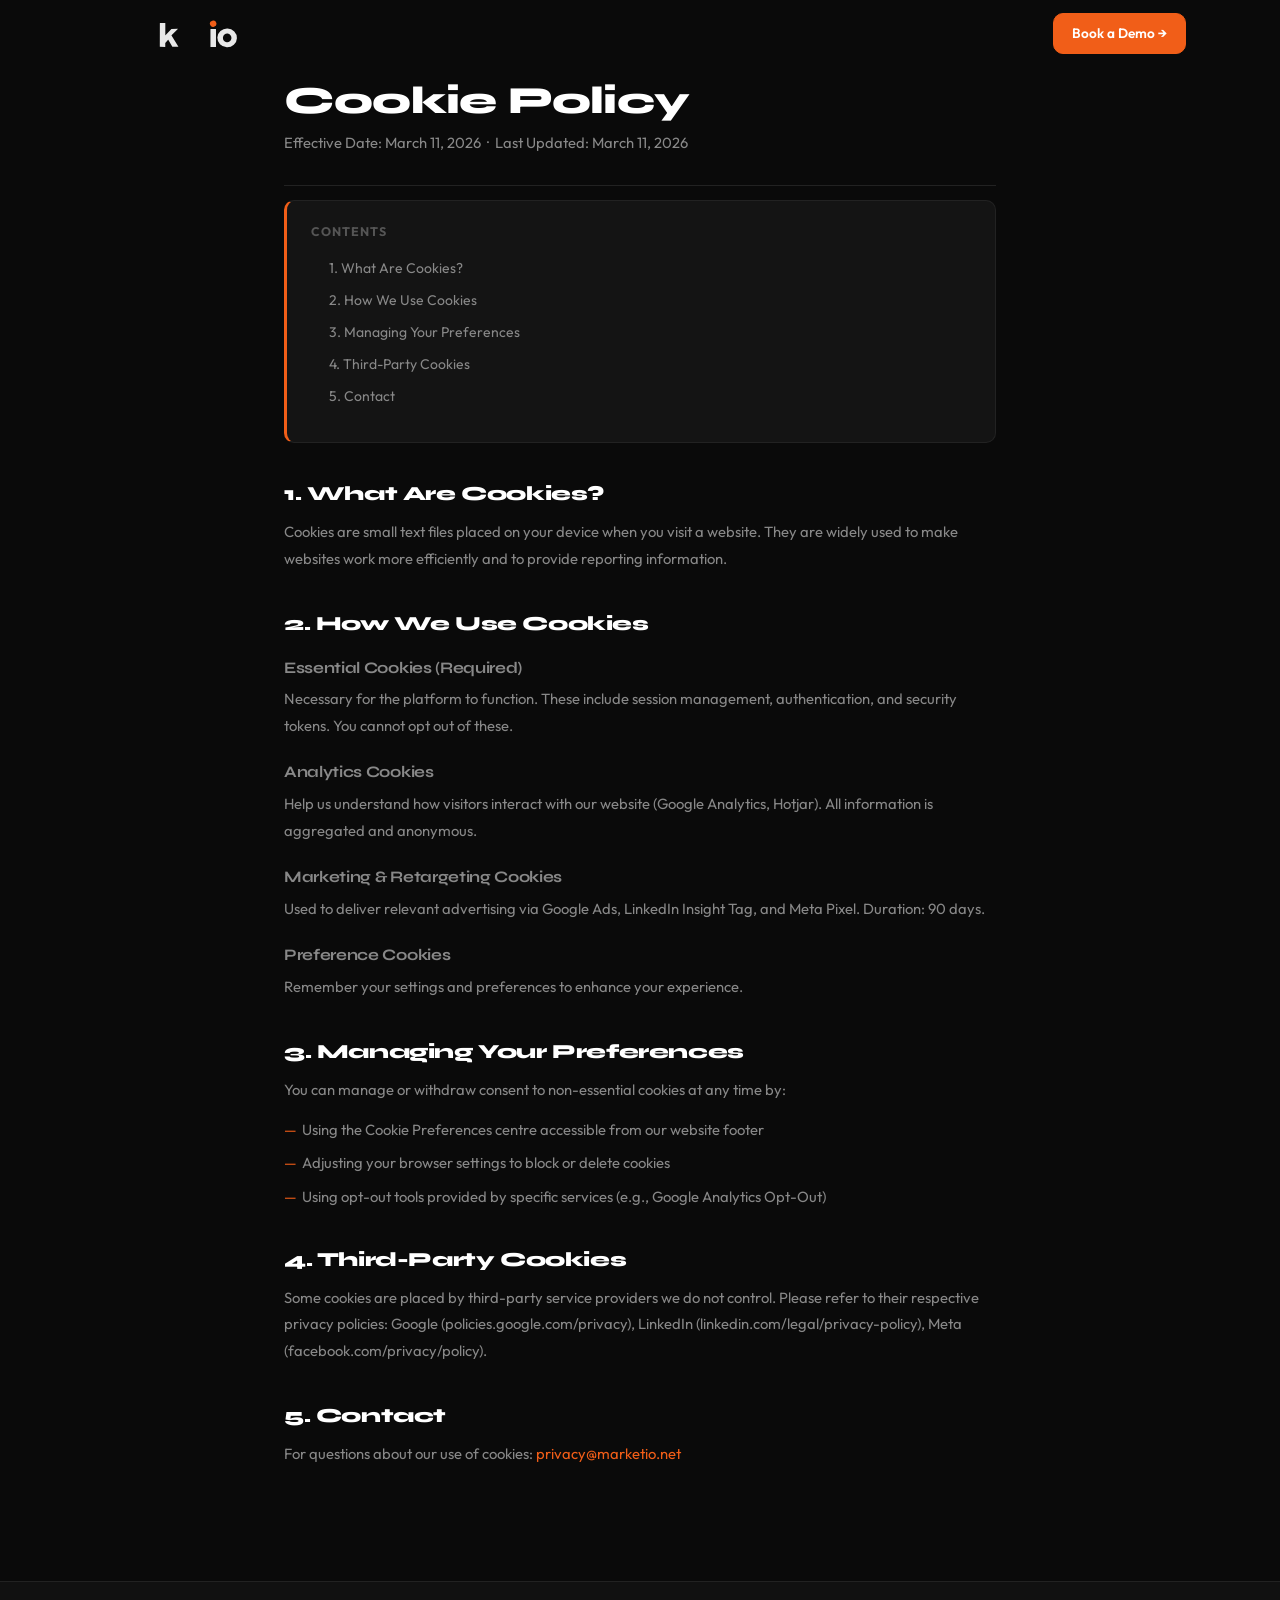
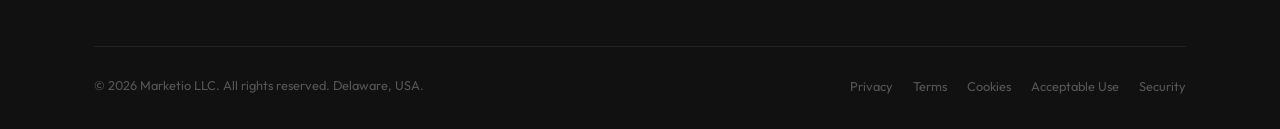
<file: cookies/index.html>
<!DOCTYPE html>
<html lang="en">
<head>
  <meta charset="UTF-8">
  <meta name="viewport" content="width=device-width, initial-scale=1.0">
  <title>Cookie Policy | Marketio</title>
  <meta name="description" content="How Marketio uses cookies and similar tracking technologies on marketio.net.">
  <link rel="canonical" href="https://marketio.net/cookies/">
  <link rel="preconnect" href="https://fonts.googleapis.com">
  <link rel="preconnect" href="https://fonts.gstatic.com" crossorigin>
  <style>:root{--orange:#f15e18;--bg:#0a0a0a;--white:#fff;--muted:#888;--font-head:'Syne',-apple-system,sans-serif;--font-body:'Outfit',-apple-system,sans-serif}*,*::before,*::after{box-sizing:border-box;margin:0;padding:0}body{font-family:var(--font-body);background:var(--bg);color:#e8e8e8;-webkit-font-smoothing:antialiased;overflow-x:hidden}.nav{position:fixed;top:0;left:0;right:0;z-index:100;height:68px;display:flex;align-items:center;border-bottom:1px solid transparent;transition:background .22s,border-color .22s}.nav-inner{display:flex;align-items:center;justify-content:space-between;width:100%;max-width:1140px;margin:0 auto;padding:0 24px}.btn{display:inline-flex;align-items:center;gap:8px;font-family:var(--font-body);font-size:.95rem;font-weight:600;padding:13px 26px;border-radius:10px;transition:all .22s;cursor:pointer;border:1px solid transparent}.btn-primary{background:var(--orange);color:#fff;border-color:var(--orange)}</style>
  <link rel="stylesheet" href="/assets/css/main.css" media="print" onload="this.media='all'">
  <noscript><link rel="stylesheet" href="/assets/css/main.css"></noscript>
  <link rel="stylesheet" href="https://fonts.googleapis.com/css2?family=Syne:wght@700;800&family=Outfit:wght@400;500;600&display=swap" media="print" onload="this.media='all'">
  <noscript><link rel="stylesheet" href="https://fonts.googleapis.com/css2?family=Syne:wght@700;800&family=Outfit:wght@400;500;600&display=swap"></noscript>
  <meta property="og:title" content="Cookie Policy | Marketio">
  <meta property="og:url" content="https://marketio.net/cookies/">
  <meta property="og:type" content="website">
  <link rel="icon" href="/assets/img/favicon.svg" type="image/svg+xml">
</head>
<body>
<nav class="nav"><div class="nav-inner">
  <a href="/" class="nav-logo" aria-label="Marketio home">
    <svg viewBox="0.00 0.00 513.00 100.00" height="28" width="auto" xmlns="http://www.w3.org/2000/svg"><ellipse ry="11.29" rx="11.69" transform="translate(425.53,13.16) rotate(-16.3)" cy="0" cx="0" fill="#f15e18"></ellipse><path d="M276.72 31.80L299.21 31.58A0.34 0.34 0 0 1 299.46 32.16L276.90 54.54A0.34 0.34 0 0 0 276.85 54.96L301.61 95.29A0.34 0.34 0 0 1 301.32 95.81L280.18 95.74A0.34 0.34 0 0 1 279.89 95.57L265.23 70.62A0.34 0.34 0 0 0 264.68 70.56L254.61 82.04A0.34 0.34 0 0 0 254.53 82.27L254.57 95.65A0.34 0.34 0 0 1 254.23 95.99L235.40 95.94A0.34 0.34 0 0 1 235.06 95.60L235.21 11.35A0.34 0.34 0 0 1 235.55 11.01L254.38 11.04A0.34 0.34 0 0 1 254.72 11.38L254.72 54.28A0.34 0.34 0 0 0 255.31 54.51L276.47 31.91A0.34 0.34 0 0 1 276.72 31.80Z" fill="#e8e8e8"></path><path d="M510.4787 65.1597A34.95 33.51 2.0 0 1 474.3805 97.4296A34.95 33.51 2.0 0 1 440.6213 62.7203A34.95 33.51 2.0 0 1 476.7195 30.4504A34.95 33.51 2.0 0 1 510.4787 65.1597ZM474.1234 79.5996A15.70 15.27 95.8 0 0 490.9018 65.5231A15.70 15.27 95.8 0 0 477.2966 48.3604A15.70 15.27 95.8 0 0 460.5182 62.4369A15.70 15.27 95.8 0 0 474.1234 79.5996Z" fill="#e8e8e8"></path><rect rx="0.99" height="64.18" width="19.78" y="32.09" x="415.94" fill="#e8e8e8"></rect></svg>
  </a>
  <div class="nav-ctas"><a href="https://calendly.com/mubashar_ali/mubashar" target="_blank" rel="noopener" class="btn btn-primary btn-sm">Book a Demo →</a></div>
</div></nav>
<main><div class="legal-content">
  <h1>Cookie Policy</h1>
  <p class="legal-meta">Effective Date: March 11, 2026 &nbsp;·&nbsp; Last Updated: March 11, 2026</p>
  <div class="legal-toc"><p>Contents</p><ul><li><a href="#what">1. What Are Cookies?</a></li><li><a href="#how">2. How We Use Cookies</a></li><li><a href="#manage">3. Managing Your Preferences</a></li><li><a href="#third-party">4. Third-Party Cookies</a></li><li><a href="#contact-c">5. Contact</a></li></ul></div>
  <h2 id="what">1. What Are Cookies?</h2>
<p>Cookies are small text files placed on your device when you visit a website. They are widely used to make websites work more efficiently and to provide reporting information.</p>
<h2 id="how">2. How We Use Cookies</h2>
<h3>Essential Cookies (Required)</h3><p>Necessary for the platform to function. These include session management, authentication, and security tokens. You cannot opt out of these.</p><h3>Analytics Cookies</h3><p>Help us understand how visitors interact with our website (Google Analytics, Hotjar). All information is aggregated and anonymous.</p><h3>Marketing &amp; Retargeting Cookies</h3><p>Used to deliver relevant advertising via Google Ads, LinkedIn Insight Tag, and Meta Pixel. Duration: 90 days.</p><h3>Preference Cookies</h3><p>Remember your settings and preferences to enhance your experience.</p>
<h2 id="manage">3. Managing Your Preferences</h2>
<p>You can manage or withdraw consent to non-essential cookies at any time by:</p><ul><li>Using the Cookie Preferences centre accessible from our website footer</li><li>Adjusting your browser settings to block or delete cookies</li><li>Using opt-out tools provided by specific services (e.g., Google Analytics Opt-Out)</li></ul>
<h2 id="third-party">4. Third-Party Cookies</h2>
<p>Some cookies are placed by third-party service providers we do not control. Please refer to their respective privacy policies: Google (policies.google.com/privacy), LinkedIn (linkedin.com/legal/privacy-policy), Meta (facebook.com/privacy/policy).</p>
<h2 id="contact-c">5. Contact</h2>
<p>For questions about our use of cookies: <a href='mailto:privacy@marketio.net'>privacy@marketio.net</a></p>

</div></main>
<footer class="footer"><div class="container">
  <div class="footer-bottom" style="justify-content:space-between">
    <p>&copy; 2026 Marketio LLC. All rights reserved. Delaware, USA.</p>
    <div style="display:flex;gap:20px;flex-wrap:wrap"><a href="/privacy/" style="font-size:.8rem;color:var(--muted-l)">Privacy</a><a href="/terms/" style="font-size:.8rem;color:var(--muted-l)">Terms</a><a href="/cookies/" style="font-size:.8rem;color:var(--muted-l)">Cookies</a><a href="/acceptable-use/" style="font-size:.8rem;color:var(--muted-l)">Acceptable Use</a><a href="/security/" style="font-size:.8rem;color:var(--muted-l)">Security</a></div>
  </div>
</div></footer>
<script src="/assets/js/main.js" defer></script>
</body></html>
</file>
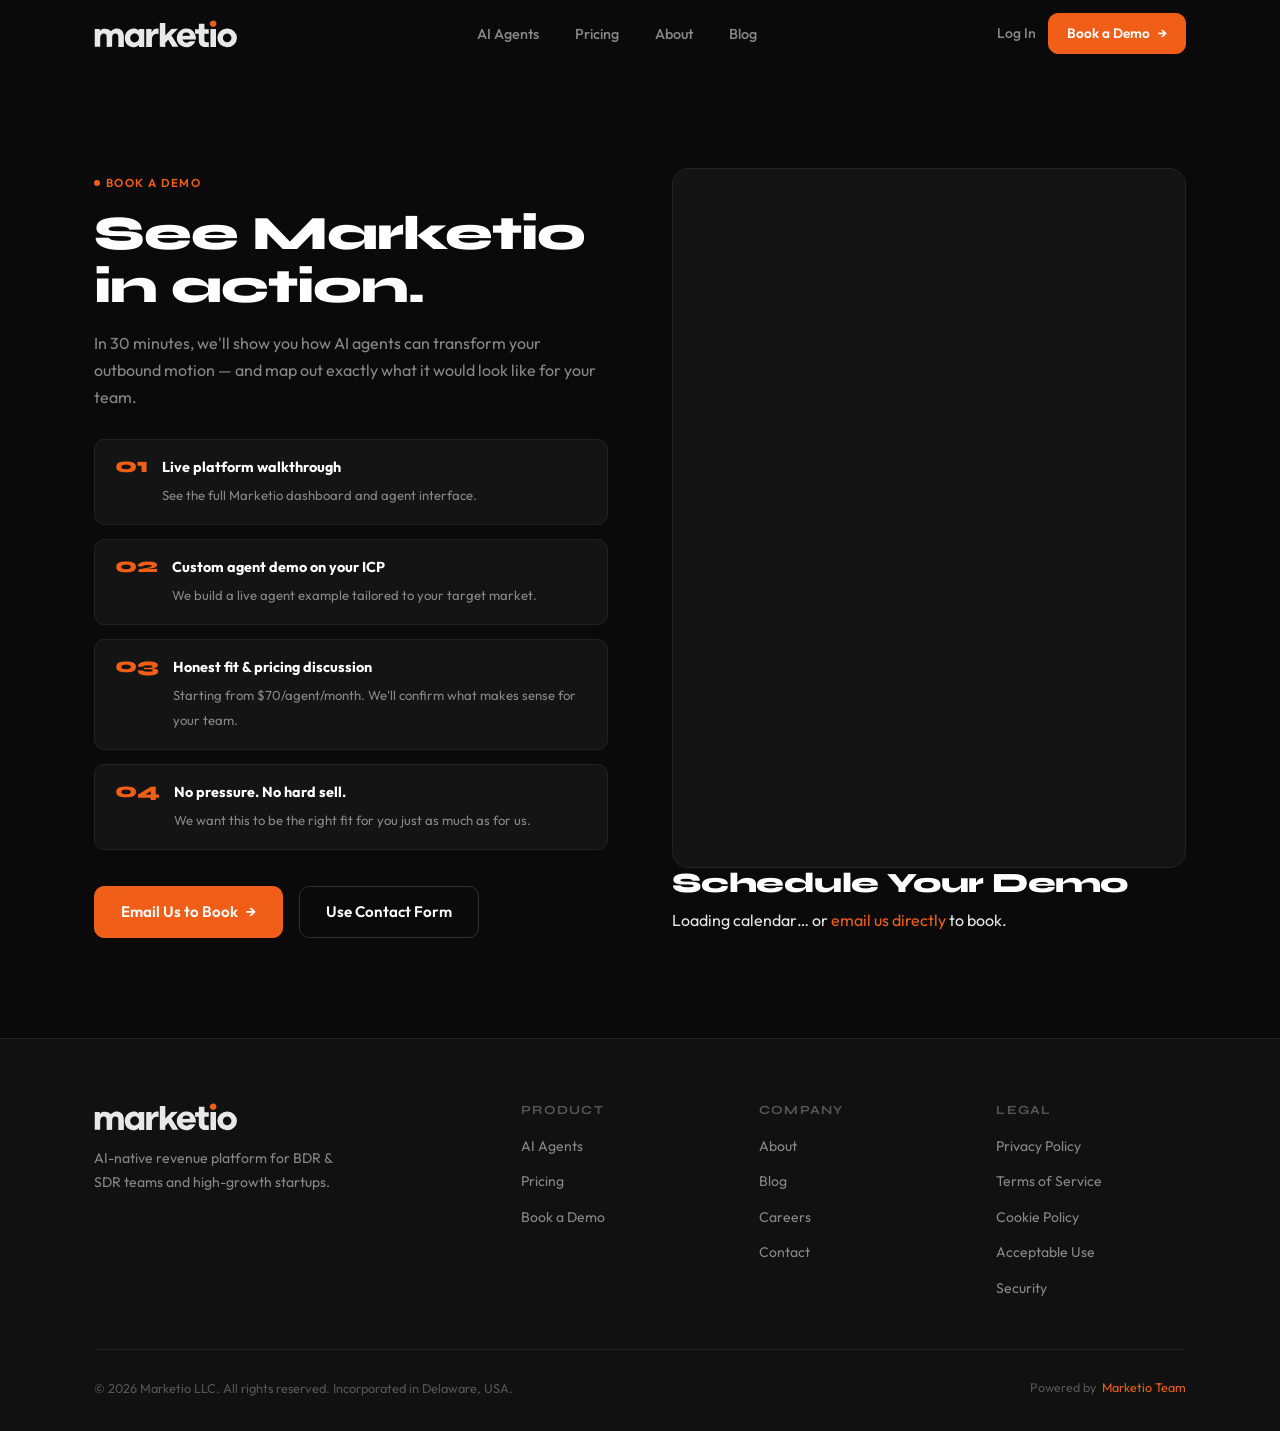
<file: demo/index.html>
<!DOCTYPE html>
<html lang="en">
<head>
  <meta charset="UTF-8">
  <meta name="viewport" content="width=device-width, initial-scale=1.0">
  <title>Book a Demo | Marketio</title>
  <meta name="description" content="See Marketio's AI agents in action. 30-minute demo, live walkthrough, custom agent built on your ICP. No pressure.">
  <link rel="canonical" href="https://calendly.com/mubashar_ali/mubashar/">
  <link rel="preconnect" href="https://fonts.googleapis.com">
  <link rel="preconnect" href="https://fonts.gstatic.com" crossorigin>
  <style>:root{--orange:#f15e18;--bg:#0a0a0a;--white:#fff;--muted:#888;--font-head:'Syne',-apple-system,sans-serif;--font-body:'Outfit',-apple-system,sans-serif}*,*::before,*::after{box-sizing:border-box;margin:0;padding:0}body{font-family:var(--font-body);background:var(--bg);color:#e8e8e8;-webkit-font-smoothing:antialiased;overflow-x:hidden}.nav{position:fixed;top:0;left:0;right:0;z-index:100;height:68px;display:flex;align-items:center;border-bottom:1px solid transparent;transition:background .22s,border-color .22s}.nav-inner{display:flex;align-items:center;justify-content:space-between;width:100%;max-width:1140px;margin:0 auto;padding:0 24px}.btn{display:inline-flex;align-items:center;gap:8px;font-family:var(--font-body);font-size:.95rem;font-weight:600;padding:13px 26px;border-radius:10px;transition:all .22s;cursor:pointer;border:1px solid transparent}.btn-primary{background:var(--orange);color:#fff;border-color:var(--orange)}</style>
  <link rel="stylesheet" href="/assets/css/main.css" media="print" onload="this.media='all'">
  <noscript><link rel="stylesheet" href="/assets/css/main.css"></noscript>
  <link rel="stylesheet" href="https://fonts.googleapis.com/css2?family=Syne:wght@700;800&family=Outfit:wght@400;500;600&display=swap" media="print" onload="this.media='all'">
  <noscript><link rel="stylesheet" href="https://fonts.googleapis.com/css2?family=Syne:wght@700;800&family=Outfit:wght@400;500;600&display=swap"></noscript>
  <meta property="og:title" content="Book a Demo | Marketio">
  <meta property="og:description" content="See Marketio's AI agents in action. 30-minute demo, live walkthrough, custom agent built on your ICP. No pressure.">
  <meta property="og:url" content="https://calendly.com/mubashar_ali/mubashar/">
  <meta property="og:type" content="website">
  <meta property="og:image" content="https://marketio.net/assets/img/og-image.webp">
  <meta name="twitter:card" content="summary_large_image">
  <link rel="icon" href="/assets/img/favicon.svg" type="image/svg+xml">
</head>
<body>
<nav class="nav" role="navigation" aria-label="Main navigation">
  <div class="nav-inner">
    <a href="/" class="nav-logo" aria-label="Marketio home">
      <svg viewBox="0.00 0.00 513.00 100.00" height="28" width="auto" xmlns="http://www.w3.org/2000/svg"><ellipse ry="11.29" rx="11.69" transform="translate(425.53,13.16) rotate(-16.3)" cy="0.00" cx="0.00" fill="#f15e18"></ellipse><path d="M 276.72 31.80 L 299.21 31.58 A 0.34 0.34 0.0 0 1 299.46 32.16 L 276.90 54.54 A 0.34 0.34 0.0 0 0 276.85 54.96 L 301.61 95.29 A 0.34 0.34 0.0 0 1 301.32 95.81 L 280.18 95.74 A 0.34 0.34 0.0 0 1 279.89 95.57 L 265.23 70.62 A 0.34 0.34 0.0 0 0 264.68 70.56 L 254.61 82.04 A 0.34 0.34 0.0 0 0 254.53 82.27 L 254.57 95.65 A 0.34 0.34 0.0 0 1 254.23 95.99 L 235.40 95.94 A 0.34 0.34 0.0 0 1 235.06 95.60 L 235.21 11.35 A 0.34 0.34 0.0 0 1 235.55 11.01 L 254.38 11.04 A 0.34 0.34 0.0 0 1 254.72 11.38 L 254.72 54.28 A 0.34 0.34 0.0 0 0 255.31 54.51 L 276.47 31.91 A 0.34 0.34 0.0 0 1 276.72 31.80 Z" fill="#e8e8e8"></path><path d="M 394.43 49.46 Q 394.20 59.92 394.49 70.36 C 394.80 81.48 401.19 79.86 409.56 79.59 Q 410.20 79.57 410.20 80.21 L 410.15 95.91 Q 410.15 96.50 409.56 96.52 C 395.33 97.00 381.34 98.07 375.93 83.31 Q 374.49 79.38 374.39 72.05 Q 374.23 60.77 374.23 49.51 Q 374.23 49.01 373.73 49.01 L 361.99 48.91 A 0.94 0.94 0.0 0 1 361.06 47.99 L 360.76 33.62 Q 360.75 32.97 361.40 32.97 L 373.22 32.96 A 1.31 1.30 -90.0 0 0 374.52 31.65 L 374.47 14.51 A 0.80 0.79 -89.6 0 1 375.27 13.71 L 393.48 13.72 A 1.01 1.01 0.0 0 1 394.49 14.73 L 394.51 32.76 A 0.51 0.50 90.0 0 0 395.01 33.27 L 408.99 33.25 A 0.99 0.99 0.0 0 1 409.99 34.24 L 410.01 48.20 A 0.95 0.94 0.3 0 1 409.05 49.14 L 395.01 48.91 A 0.57 0.56 1.0 0 0 394.43 49.46 Z" fill="#e8e8e8"></path><path d="M 315.82 70.01 C 319.38 82.41 333.12 84.74 342.08 76.18 Q 342.48 75.80 343.03 75.80 L 361.21 75.79 A 0.90 0.89 13.1 0 1 362.02 77.08 Q 356.89 87.41 347.81 92.62 C 335.57 99.64 319.07 99.13 308.05 89.73 C 285.47 70.46 296.86 33.48 326.50 30.48 Q 347.59 28.35 358.30 46.18 Q 364.69 56.79 364.30 68.78 Q 364.29 69.31 363.75 69.31 L 316.26 69.43 A 0.46 0.46 0.0 0 0 315.82 70.01 Z M 316.65 56.79 L 342.69 56.47 A 0.11 0.11 0.0 0 0 342.80 56.36 L 342.80 56.25 A 12.24 11.68 -0.7 0 0 330.42 44.72 L 328.64 44.74 A 12.24 11.68 -0.7 0 0 316.54 56.57 L 316.54 56.68 A 0.11 0.11 0.0 0 0 316.65 56.79 Z" fill="#e8e8e8"></path><path d="M 159.29 90.07 Q 158.64 90.47 157.70 91.44 C 153.27 95.96 146.09 98.19 140.12 97.68 C 124.09 96.30 112.31 85.43 110.44 69.61 C 108.64 54.32 115.08 38.76 129.69 32.92 C 140.33 28.67 151.14 29.81 159.72 37.52 A 0.31 0.30 20.7 0 0 160.23 37.29 L 160.14 32.85 Q 160.12 32.20 160.78 32.20 L 178.74 32.24 A 0.75 0.75 0.0 0 1 179.49 32.99 L 179.61 95.47 A 0.59 0.58 90.0 0 1 179.03 96.06 L 161.37 96.11 Q 160.66 96.11 160.67 95.40 L 160.77 90.92 Q 160.81 89.12 159.29 90.07 Z M 136.5240 77.8651 A 16.42 15.64 121.2 0 0 158.4079 71.9219 A 16.42 15.64 121.2 0 0 153.5360 49.7749 A 16.42 15.64 121.2 0 0 131.6521 55.7181 A 16.42 15.64 121.2 0 0 136.5240 77.8651 Z" fill="#e8e8e8"></path><path d="M 510.4787 65.1597 A 34.95 33.51 2.0 0 1 474.3805 97.4296 A 34.95 33.51 2.0 0 1 440.6213 62.7203 A 34.95 33.51 2.0 0 1 476.7195 30.4504 A 34.95 33.51 2.0 0 1 510.4787 65.1597 Z M 474.1234 79.5996 A 15.70 15.27 95.8 0 0 490.9018 65.5231 A 15.70 15.27 95.8 0 0 477.2966 48.3604 A 15.70 15.27 95.8 0 0 460.5182 62.4369 A 15.70 15.27 95.8 0 0 474.1234 79.5996 Z" fill="#e8e8e8"></path><path d="M 21.72 39.31 C 24.69 34.79 28.51 32.44 33.96 31.48 Q 48.83 28.84 59.79 39.13 A 1.18 1.17 -44.4 0 0 61.39 39.14 C 64.70 36.10 68.38 33.54 72.63 32.13 C 86.11 27.66 101.26 33.96 105.00 48.23 Q 106.74 54.88 106.69 62.50 Q 106.59 79.17 106.60 95.61 A 0.63 0.62 -0.4 0 1 105.97 96.24 L 87.54 96.29 A 0.61 0.61 0.0 0 1 86.92 95.68 Q 87.04 77.55 86.78 59.27 C 86.67 51.50 81.04 47.16 73.78 48.59 C 67.92 49.73 65.22 55.60 65.06 61.25 Q 64.60 78.04 64.78 94.94 A 1.03 1.03 0.0 0 1 63.76 95.98 L 46.48 96.02 A 1.19 1.19 0.0 0 1 45.29 94.82 Q 45.41 76.96 45.12 59.47 C 45.03 53.53 42.99 49.56 36.78 48.47 C 24.26 46.29 22.08 58.75 22.14 68.75 Q 22.22 82.04 22.25 95.16 A 0.68 0.68 0.0 0 1 21.56 95.84 L 3.46 95.77 A 0.81 0.81 0.0 0 1 2.66 94.96 L 2.74 32.77 A 0.75 0.74 90.0 0 1 3.48 32.02 L 20.02 32.02 A 0.70 0.70 0.0 0 1 20.72 32.72 L 20.80 39.04 A 0.50 0.50 0.0 0 0 21.72 39.31 Z" fill="#e8e8e8"></path><path d="M 206.23 44.10 C 212.09 32.74 217.30 30.15 229.88 30.81 A 0.76 0.75 -88.8 0 1 230.60 31.57 L 230.69 49.43 A 0.69 0.68 -82.4 0 1 229.82 50.10 C 221.09 47.64 213.01 50.28 208.99 58.49 C 206.90 62.75 207.05 66.42 206.95 71.10 Q 206.68 83.43 207.07 95.29 A 0.84 0.83 -1.0 0 1 206.23 96.15 L 187.14 96.17 Q 186.49 96.17 186.49 95.52 L 186.54 33.32 A 0.88 0.88 0.0 0 1 187.43 32.45 L 204.80 32.55 A 1.02 1.02 0.0 0 1 205.81 33.58 L 205.72 43.97 A 0.27 0.27 0.0 0 0 206.23 44.10 Z" fill="#e8e8e8"></path><rect rx="0.99" height="64.18" width="19.78" y="32.09" x="415.94" fill="#e8e8e8"></rect></svg>
    </a>
    <ul class="nav-links"><li><a href="/ai-agents/">AI Agents</a></li><!-- <li><a href="/gtm-services/">GTM Services</a></li> --><li><a href="/pricing/">Pricing</a></li><li><a href="/about/">About</a></li><li><a href="/blog/">Blog</a></li></ul>
    <div class="nav-ctas"><a href="#" class="nav-login">Log In</a><a href="https://calendly.com/mubashar_ali/mubashar" target="_blank" rel="noopener" class="btn btn-primary btn-sm btn-arrow">Book a Demo</a></div>
    <button class="nav-toggle" aria-label="Toggle menu"><span></span><span></span><span></span></button>
  </div>
</nav>
<div class="nav-mobile"><a href="/ai-agents/">AI Agents</a><!-- <a href="/gtm-services/">GTM Services</a> --><a href="/pricing/">Pricing</a><a href="/about/">About</a><a href="/blog/">Blog</a><a href="/contact/">Contact</a><a href="https://calendly.com/mubashar_ali/mubashar" target="_blank" rel="noopener" class="btn btn-primary btn-arrow">Book a Demo</a></div>
<main>
<div style="padding-top:68px">
<section class="section"><div class="container">
  <div class="demo-grid">
    <div class="demo-info reveal">
      <div class="label">Book a Demo</div>
      <h2>See Marketio in action.</h2>
      <p>In 30 minutes, we'll show you how AI agents can transform your outbound motion — and map out exactly what it would look like for your team.</p>
      <div class="demo-points">
        <div class="demo-point"><div class="dp-num">01</div><div class="dp-text"><strong>Live platform walkthrough</strong><span>See the full Marketio dashboard and agent interface.</span></div></div>
        <div class="demo-point"><div class="dp-num">02</div><div class="dp-text"><strong>Custom agent demo on your ICP</strong><span>We build a live agent example tailored to your target market.</span></div></div>
        <div class="demo-point"><div class="dp-num">03</div><div class="dp-text"><strong>Honest fit &amp; pricing discussion</strong><span>Starting from $70/agent/month. We'll confirm what makes sense for your team.</span></div></div>
        <div class="demo-point"><div class="dp-num">04</div><div class="dp-text"><strong>No pressure. No hard sell.</strong><span>We want this to be the right fit for you just as much as for us.</span></div></div>
      </div>
      <div style="display:flex;gap:16px;flex-wrap:wrap">
        <a href="mailto:support@marketio.net?subject=Demo Request" class="btn btn-primary btn-arrow">Email Us to Book</a>
        <a href="/contact/" class="btn btn-secondary">Use Contact Form</a>
      </div>
    </div>
    <div class="reveal reveal-delay-1">
      <div class="demo-embed" id="calendly-embed" style="height: 700px; padding: 0;">
        <!-- Calendly inline widget begin -->
        <div class="calendly-inline-widget" data-url="https://calendly.com/mubashar_ali/mubashar?hide_event_type_details=1&hide_gdpr_banner=1&background_color=0a0a0a&text_color=e8e8e8&primary_color=f15e18" style="min-width:320px;height:700px;"></div>
        <script type="text/javascript" src="https://assets.calendly.com/assets/external/widget.js" async></script>
        <!-- Calendly inline widget end -->
      </div>
        <h3 style="margin-bottom:8px">Schedule Your Demo</h3>
        <p>Loading calendar… or <a href="mailto:support@marketio.net?subject=Demo Request" style="color:var(--orange)">email us directly</a> to book.</p>
      </div>
    </div>
  </div>
</div></section>
</div>
</main>
<footer class="footer"><div class="container">
  <div class="footer-grid">
    <div class="footer-brand">
      <svg viewBox="0.00 0.00 513.00 100.00" height="24" width="auto" class="logo" aria-label="Marketio" xmlns="http://www.w3.org/2000/svg">
          <ellipse ry="11.29" rx="11.69" transform="translate(425.53,13.16) rotate(-16.3)" cy="0.00" cx="0.00" fill="#f15e18"></ellipse>
          <path d="M 276.72 31.80 L 299.21 31.58 A 0.34 0.34 0.0 0 1 299.46 32.16 L 276.90 54.54 A 0.34 0.34 0.0 0 0 276.85 54.96 L 301.61 95.29 A 0.34 0.34 0.0 0 1 301.32 95.81 L 280.18 95.74 A 0.34 0.34 0.0 0 1 279.89 95.57 L 265.23 70.62 A 0.34 0.34 0.0 0 0 264.68 70.56 L 254.61 82.04 A 0.34 0.34 0.0 0 0 254.53 82.27 L 254.57 95.65 A 0.34 0.34 0.0 0 1 254.23 95.99 L 235.40 95.94 A 0.34 0.34 0.0 0 1 235.06 95.60 L 235.21 11.35 A 0.34 0.34 0.0 0 1 235.55 11.01 L 254.38 11.04 A 0.34 0.34 0.0 0 1 254.72 11.38 L 254.72 54.28 A 0.34 0.34 0.0 0 0 255.31 54.51 L 276.47 31.91 A 0.34 0.34 0.0 0 1 276.72 31.80 Z" fill="#e8e8e8"></path>
          <path d="M 394.43 49.46 Q 394.20 59.92 394.49 70.36 C 394.80 81.48 401.19 79.86 409.56 79.59 Q 410.20 79.57 410.20 80.21 L 410.15 95.91 Q 410.15 96.50 409.56 96.52 C 395.33 97.00 381.34 98.07 375.93 83.31 Q 374.49 79.38 374.39 72.05 Q 374.23 60.77 374.23 49.51 Q 374.23 49.01 373.73 49.01 L 361.99 48.91 A 0.94 0.94 0.0 0 1 361.06 47.99 L 360.76 33.62 Q 360.75 32.97 361.40 32.97 L 373.22 32.96 A 1.31 1.30 -90.0 0 0 374.52 31.65 L 374.47 14.51 A 0.80 0.79 -89.6 0 1 375.27 13.71 L 393.48 13.72 A 1.01 1.01 0.0 0 1 394.49 14.73 L 394.51 32.76 A 0.51 0.50 90.0 0 0 395.01 33.27 L 408.99 33.25 A 0.99 0.99 0.0 0 1 409.99 34.24 L 410.01 48.20 A 0.95 0.94 0.3 0 1 409.05 49.14 L 395.01 48.91 A 0.57 0.56 1.0 0 0 394.43 49.46 Z" fill="#e8e8e8"></path>
          <path d="M 315.82 70.01 C 319.38 82.41 333.12 84.74 342.08 76.18 Q 342.48 75.80 343.03 75.80 L 361.21 75.79 A 0.90 0.89 13.1 0 1 362.02 77.08 Q 356.89 87.41 347.81 92.62 C 335.57 99.64 319.07 99.13 308.05 89.73 C 285.47 70.46 296.86 33.48 326.50 30.48 Q 347.59 28.35 358.30 46.18 Q 364.69 56.79 364.30 68.78 Q 364.29 69.31 363.75 69.31 L 316.26 69.43 A 0.46 0.46 0.0 0 0 315.82 70.01 Z M 316.65 56.79 L 342.69 56.47 A 0.11 0.11 0.0 0 0 342.80 56.36 L 342.80 56.25 A 12.24 11.68 -0.7 0 0 330.42 44.72 L 328.64 44.74 A 12.24 11.68 -0.7 0 0 316.54 56.57 L 316.54 56.68 A 0.11 0.11 0.0 0 0 316.65 56.79 Z" fill="#e8e8e8"></path>
          <path d="M 159.29 90.07 Q 158.64 90.47 157.70 91.44 C 153.27 95.96 146.09 98.19 140.12 97.68 C 124.09 96.30 112.31 85.43 110.44 69.61 C 108.64 54.32 115.08 38.76 129.69 32.92 C 140.33 28.67 151.14 29.81 159.72 37.52 A 0.31 0.30 20.7 0 0 160.23 37.29 L 160.14 32.85 Q 160.12 32.20 160.78 32.20 L 178.74 32.24 A 0.75 0.75 0.0 0 1 179.49 32.99 L 179.61 95.47 A 0.59 0.58 90.0 0 1 179.03 96.06 L 161.37 96.11 Q 160.66 96.11 160.67 95.40 L 160.77 90.92 Q 160.81 89.12 159.29 90.07 Z M 136.5240 77.8651 A 16.42 15.64 121.2 0 0 158.4079 71.9219 A 16.42 15.64 121.2 0 0 153.5360 49.7749 A 16.42 15.64 121.2 0 0 131.6521 55.7181 A 16.42 15.64 121.2 0 0 136.5240 77.8651 Z" fill="#e8e8e8"></path>
          <path d="M 510.4787 65.1597 A 34.95 33.51 2.0 0 1 474.3805 97.4296 A 34.95 33.51 2.0 0 1 440.6213 62.7203 A 34.95 33.51 2.0 0 1 476.7195 30.4504 A 34.95 33.51 2.0 0 1 510.4787 65.1597 Z M 474.1234 79.5996 A 15.70 15.27 95.8 0 0 490.9018 65.5231 A 15.70 15.27 95.8 0 0 477.2966 48.3604 A 15.70 15.27 95.8 0 0 460.5182 62.4369 A 15.70 15.27 95.8 0 0 474.1234 79.5996 Z" fill="#e8e8e8"></path>
          <path d="M 21.72 39.31 C 24.69 34.79 28.51 32.44 33.96 31.48 Q 48.83 28.84 59.79 39.13 A 1.18 1.17 -44.4 0 0 61.39 39.14 C 64.70 36.10 68.38 33.54 72.63 32.13 C 86.11 27.66 101.26 33.96 105.00 48.23 Q 106.74 54.88 106.69 62.50 Q 106.59 79.17 106.60 95.61 A 0.63 0.62 -0.4 0 1 105.97 96.24 L 87.54 96.29 A 0.61 0.61 0.0 0 1 86.92 95.68 Q 87.04 77.55 86.78 59.27 C 86.67 51.50 81.04 47.16 73.78 48.59 C 67.92 49.73 65.22 55.60 65.06 61.25 Q 64.60 78.04 64.78 94.94 A 1.03 1.03 0.0 0 1 63.76 95.98 L 46.48 96.02 A 1.19 1.19 0.0 0 1 45.29 94.82 Q 45.41 76.96 45.12 59.47 C 45.03 53.53 42.99 49.56 36.78 48.47 C 24.26 46.29 22.08 58.75 22.14 68.75 Q 22.22 82.04 22.25 95.16 A 0.68 0.68 0.0 0 1 21.56 95.84 L 3.46 95.77 A 0.81 0.81 0.0 0 1 2.66 94.96 L 2.74 32.77 A 0.75 0.74 90.0 0 1 3.48 32.02 L 20.02 32.02 A 0.70 0.70 0.0 0 1 20.72 32.72 L 20.80 39.04 A 0.50 0.50 0.0 0 0 21.72 39.31 Z" fill="#e8e8e8"></path>
          <path d="M 206.23 44.10 C 212.09 32.74 217.30 30.15 229.88 30.81 A 0.76 0.75 -88.8 0 1 230.60 31.57 L 230.69 49.43 A 0.69 0.68 -82.4 0 1 229.82 50.10 C 221.09 47.64 213.01 50.28 208.99 58.49 C 206.90 62.75 207.05 66.42 206.95 71.10 Q 206.68 83.43 207.07 95.29 A 0.84 0.83 -1.0 0 1 206.23 96.15 L 187.14 96.17 Q 186.49 96.17 186.49 95.52 L 186.54 33.32 A 0.88 0.88 0.0 0 1 187.43 32.45 L 204.80 32.55 A 1.02 1.02 0.0 0 1 205.81 33.58 L 205.72 43.97 A 0.27 0.27 0.0 0 0 206.23 44.10 Z" fill="#e8e8e8"></path>
          <rect rx="0.99" height="64.18" width="19.78" y="32.09" x="415.94" fill="#e8e8e8"></rect>
        </svg>
      <p>AI-native revenue platform for BDR &amp; SDR teams and high-growth startups.</p>
    </div>
    <div class="footer-col"><h5>Product</h5><ul><li><a href="/ai-agents/">AI Agents</a></li><!-- <li><a href="/gtm-services/">GTM Services</a></li> --><li><a href="/pricing/">Pricing</a></li><li><a href="https://calendly.com/mubashar_ali/mubashar" target="_blank" rel="noopener">Book a Demo</a></li></ul></div>
    <div class="footer-col"><h5>Company</h5><ul><li><a href="/about/">About</a></li><li><a href="/blog/">Blog</a></li><li><a href="/careers/">Careers</a></li><li><a href="/contact/">Contact</a></li></ul></div>
    <div class="footer-col"><h5>Legal</h5><ul><li><a href="/privacy/">Privacy Policy</a></li><li><a href="/terms/">Terms of Service</a></li><li><a href="/cookies/">Cookie Policy</a></li><li><a href="/acceptable-use/">Acceptable Use</a></li><li><a href="/security/">Security</a></li></ul></div>
  </div>
  <div class="footer-bottom">
    <p>&copy; 2026 Marketio LLC. All rights reserved. Incorporated in Delaware, USA.</p>
    <span class="powered">Powered by <span>Marketio Team</span></span>
  </div>
</div></footer>
<script src="/assets/js/main.js" defer></script>
</body></html>
</file>
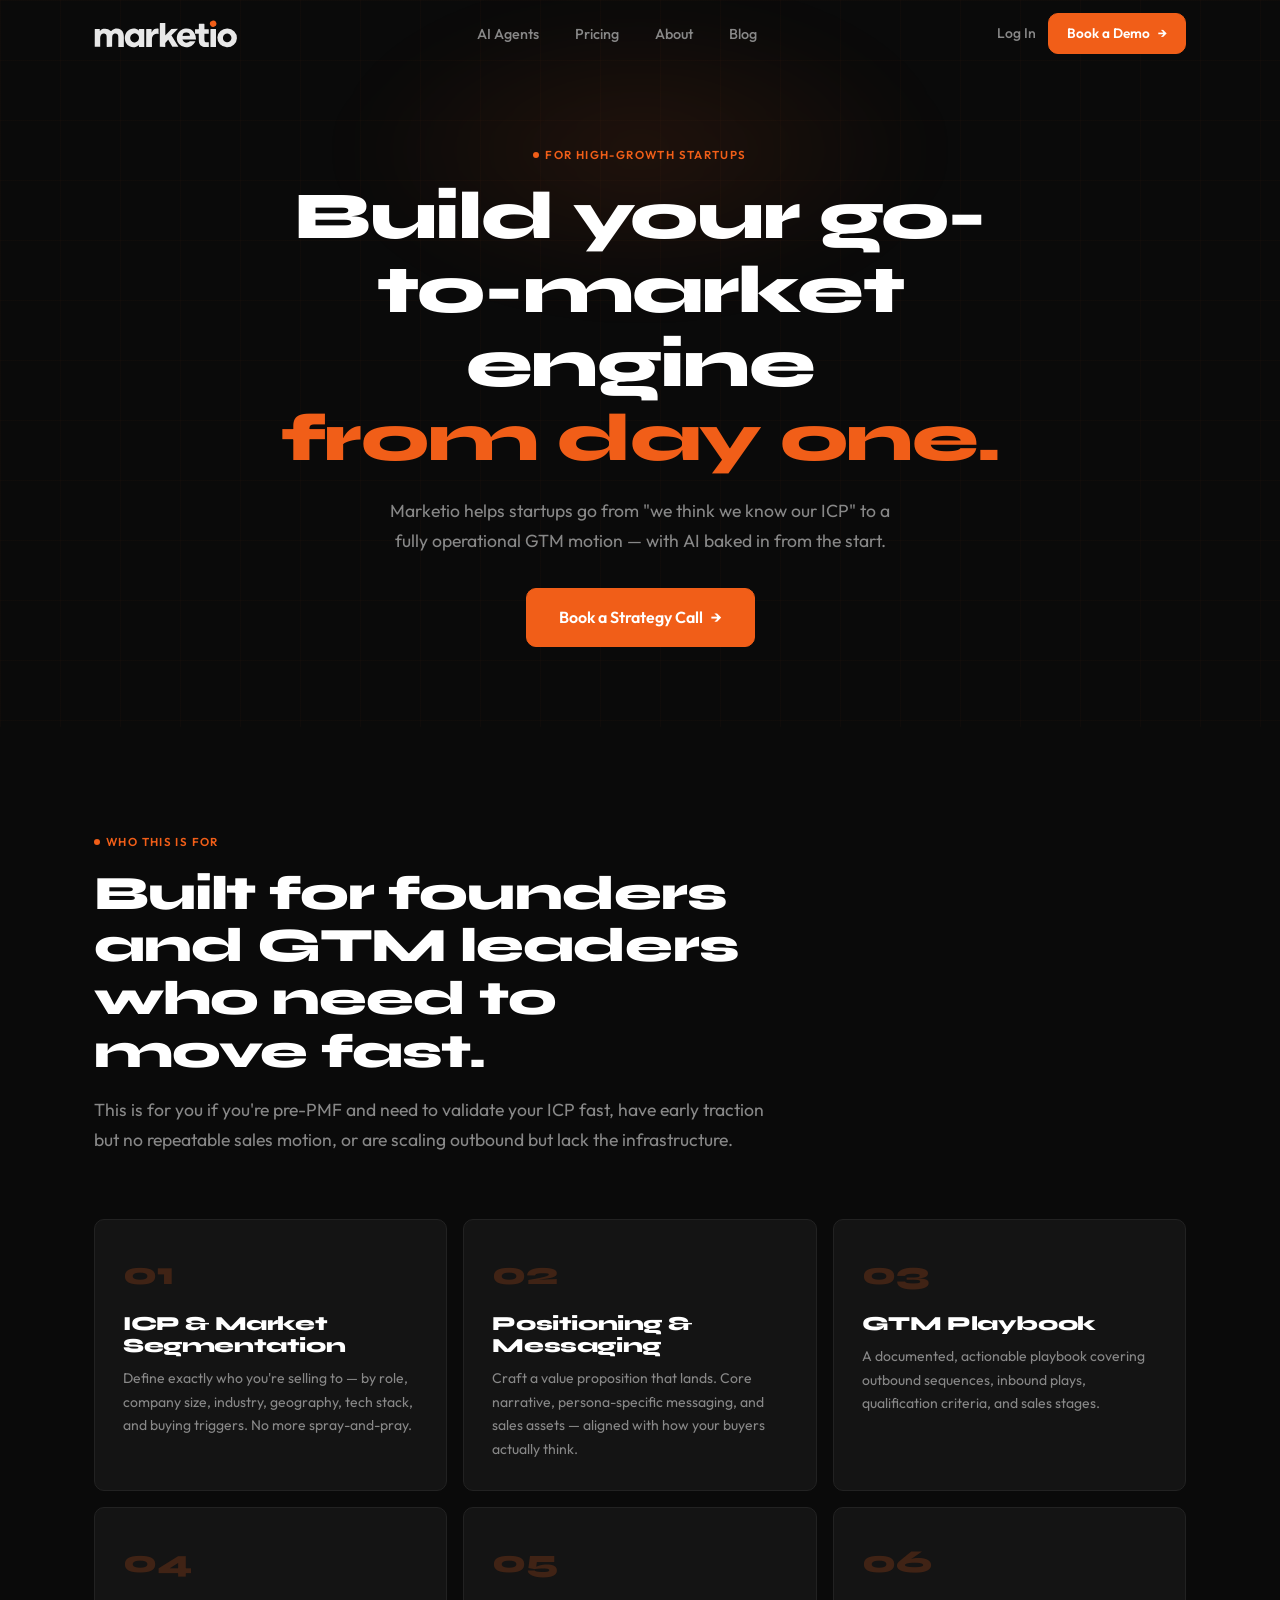
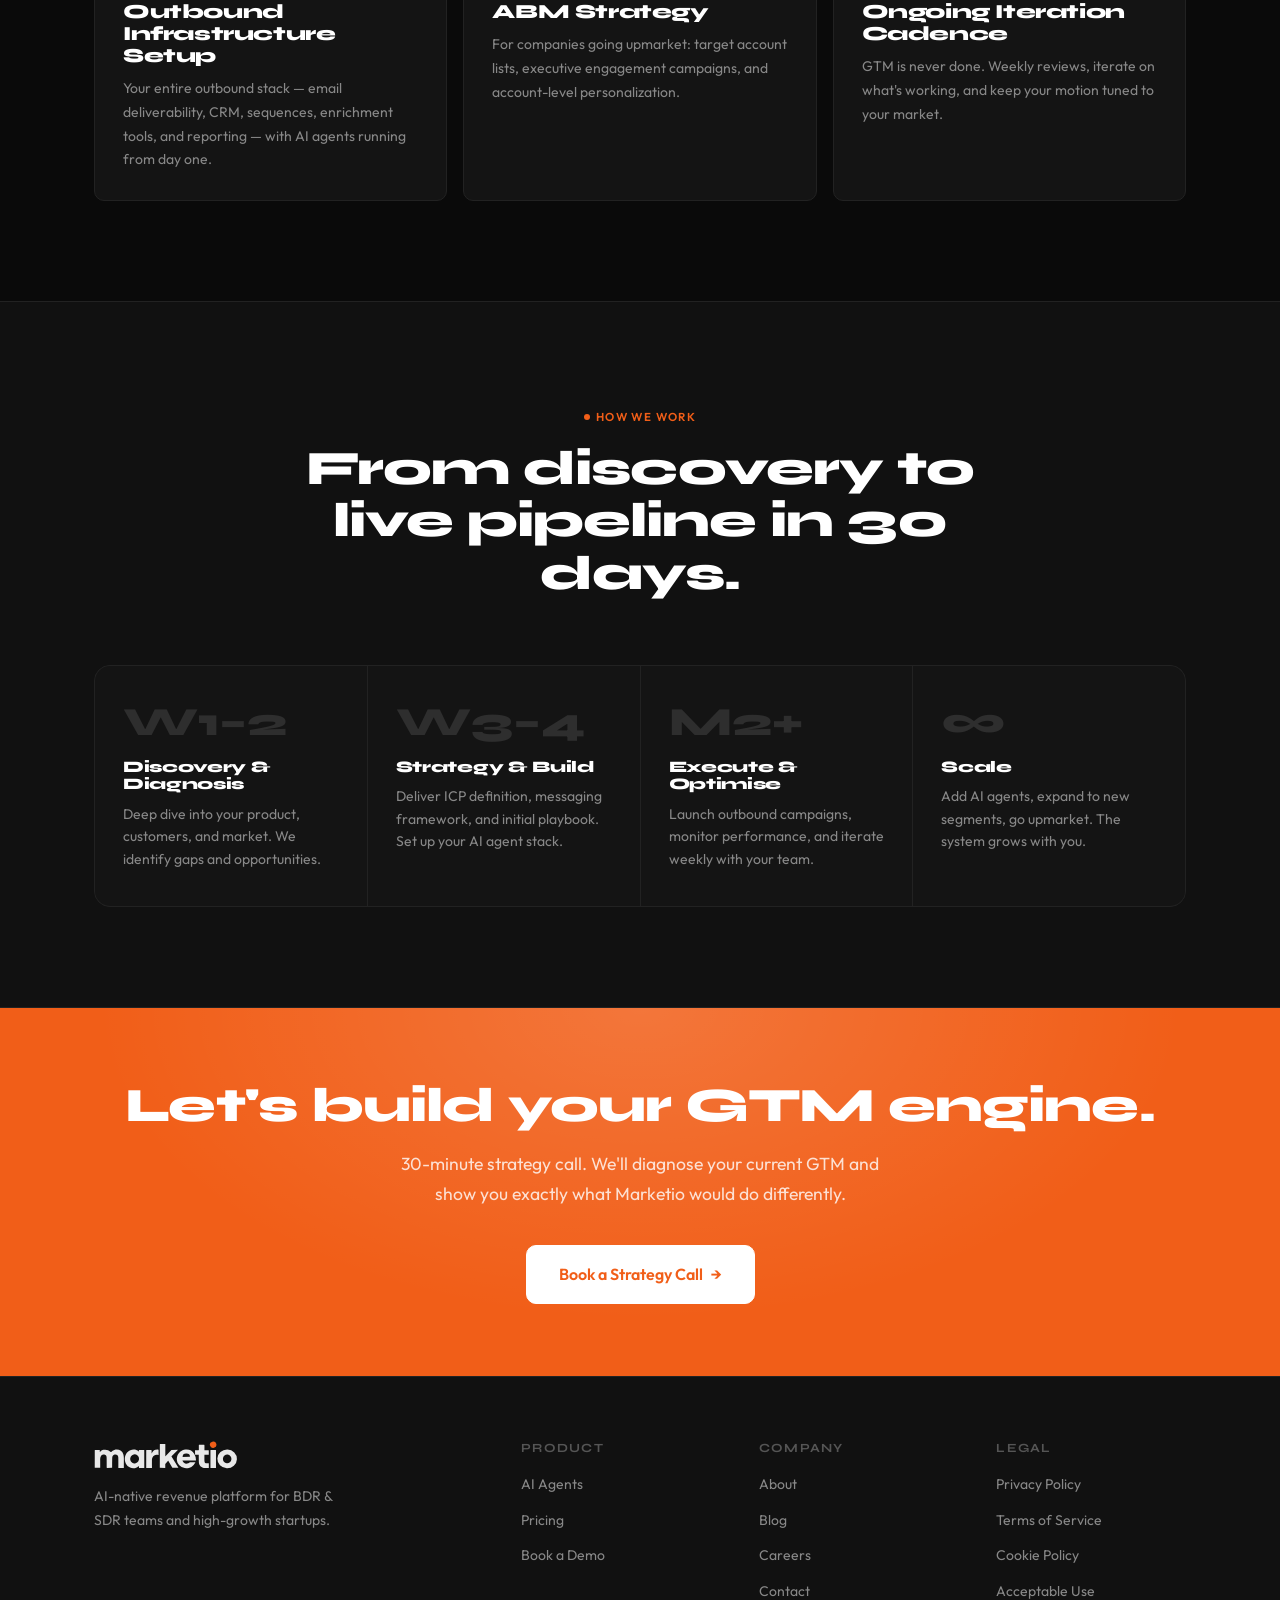
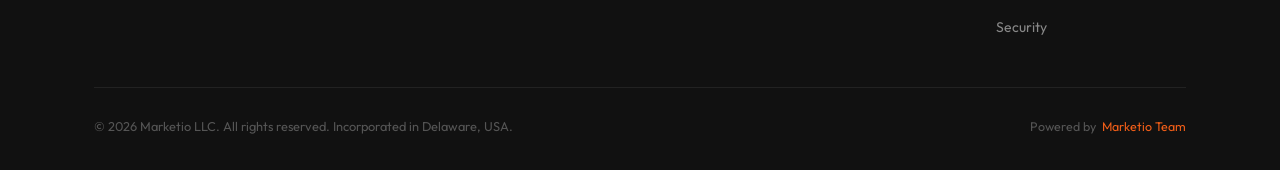
<file: gtm-services/index.html>
<!DOCTYPE html>
<html lang="en">
<head>
  <meta charset="UTF-8">
  <meta name="viewport" content="width=device-width, initial-scale=1.0">
  <title>GTM Strategy & Execution for Startups | Marketio</title>
  <meta name="description" content="Build your go-to-market engine from day one. ICP definition, messaging, playbooks, outbound infrastructure, and ABM — powered by AI.">
  <link rel="canonical" href="https://marketio.net/gtm-services/">
  <link rel="preconnect" href="https://fonts.googleapis.com">
  <link rel="preconnect" href="https://fonts.gstatic.com" crossorigin>
  <style>:root{--orange:#f15e18;--bg:#0a0a0a;--white:#fff;--muted:#888;--font-head:'Syne',-apple-system,sans-serif;--font-body:'Outfit',-apple-system,sans-serif}*,*::before,*::after{box-sizing:border-box;margin:0;padding:0}body{font-family:var(--font-body);background:var(--bg);color:#e8e8e8;-webkit-font-smoothing:antialiased;overflow-x:hidden}.nav{position:fixed;top:0;left:0;right:0;z-index:100;height:68px;display:flex;align-items:center;border-bottom:1px solid transparent;transition:background .22s,border-color .22s}.nav-inner{display:flex;align-items:center;justify-content:space-between;width:100%;max-width:1140px;margin:0 auto;padding:0 24px}.btn{display:inline-flex;align-items:center;gap:8px;font-family:var(--font-body);font-size:.95rem;font-weight:600;padding:13px 26px;border-radius:10px;transition:all .22s;cursor:pointer;border:1px solid transparent}.btn-primary{background:var(--orange);color:#fff;border-color:var(--orange)}</style>
  <link rel="stylesheet" href="/assets/css/main.css" media="print" onload="this.media='all'">
  <noscript><link rel="stylesheet" href="/assets/css/main.css"></noscript>
  <link rel="stylesheet" href="https://fonts.googleapis.com/css2?family=Syne:wght@700;800&family=Outfit:wght@400;500;600&display=swap" media="print" onload="this.media='all'">
  <noscript><link rel="stylesheet" href="https://fonts.googleapis.com/css2?family=Syne:wght@700;800&family=Outfit:wght@400;500;600&display=swap"></noscript>
  <meta property="og:title" content="GTM Services for Startups | Marketio">
  <meta property="og:description" content="Build your go-to-market engine from day one. ICP definition, messaging, playbooks, outbound infrastructure, and ABM — powered by AI.">
  <meta property="og:url" content="https://marketio.net/gtm-services/">
  <meta property="og:type" content="website">
  <meta property="og:image" content="https://marketio.net/assets/img/og-image.webp">
  <meta name="twitter:card" content="summary_large_image">
  <link rel="icon" href="/assets/img/favicon.svg" type="image/svg+xml">
</head>
<body>
<nav class="nav" role="navigation" aria-label="Main navigation">
  <div class="nav-inner">
    <a href="/" class="nav-logo" aria-label="Marketio home">
      <svg viewBox="0.00 0.00 513.00 100.00" height="28" width="auto" xmlns="http://www.w3.org/2000/svg"><ellipse ry="11.29" rx="11.69" transform="translate(425.53,13.16) rotate(-16.3)" cy="0.00" cx="0.00" fill="#f15e18"></ellipse><path d="M 276.72 31.80 L 299.21 31.58 A 0.34 0.34 0.0 0 1 299.46 32.16 L 276.90 54.54 A 0.34 0.34 0.0 0 0 276.85 54.96 L 301.61 95.29 A 0.34 0.34 0.0 0 1 301.32 95.81 L 280.18 95.74 A 0.34 0.34 0.0 0 1 279.89 95.57 L 265.23 70.62 A 0.34 0.34 0.0 0 0 264.68 70.56 L 254.61 82.04 A 0.34 0.34 0.0 0 0 254.53 82.27 L 254.57 95.65 A 0.34 0.34 0.0 0 1 254.23 95.99 L 235.40 95.94 A 0.34 0.34 0.0 0 1 235.06 95.60 L 235.21 11.35 A 0.34 0.34 0.0 0 1 235.55 11.01 L 254.38 11.04 A 0.34 0.34 0.0 0 1 254.72 11.38 L 254.72 54.28 A 0.34 0.34 0.0 0 0 255.31 54.51 L 276.47 31.91 A 0.34 0.34 0.0 0 1 276.72 31.80 Z" fill="#e8e8e8"></path><path d="M 394.43 49.46 Q 394.20 59.92 394.49 70.36 C 394.80 81.48 401.19 79.86 409.56 79.59 Q 410.20 79.57 410.20 80.21 L 410.15 95.91 Q 410.15 96.50 409.56 96.52 C 395.33 97.00 381.34 98.07 375.93 83.31 Q 374.49 79.38 374.39 72.05 Q 374.23 60.77 374.23 49.51 Q 374.23 49.01 373.73 49.01 L 361.99 48.91 A 0.94 0.94 0.0 0 1 361.06 47.99 L 360.76 33.62 Q 360.75 32.97 361.40 32.97 L 373.22 32.96 A 1.31 1.30 -90.0 0 0 374.52 31.65 L 374.47 14.51 A 0.80 0.79 -89.6 0 1 375.27 13.71 L 393.48 13.72 A 1.01 1.01 0.0 0 1 394.49 14.73 L 394.51 32.76 A 0.51 0.50 90.0 0 0 395.01 33.27 L 408.99 33.25 A 0.99 0.99 0.0 0 1 409.99 34.24 L 410.01 48.20 A 0.95 0.94 0.3 0 1 409.05 49.14 L 395.01 48.91 A 0.57 0.56 1.0 0 0 394.43 49.46 Z" fill="#e8e8e8"></path><path d="M 315.82 70.01 C 319.38 82.41 333.12 84.74 342.08 76.18 Q 342.48 75.80 343.03 75.80 L 361.21 75.79 A 0.90 0.89 13.1 0 1 362.02 77.08 Q 356.89 87.41 347.81 92.62 C 335.57 99.64 319.07 99.13 308.05 89.73 C 285.47 70.46 296.86 33.48 326.50 30.48 Q 347.59 28.35 358.30 46.18 Q 364.69 56.79 364.30 68.78 Q 364.29 69.31 363.75 69.31 L 316.26 69.43 A 0.46 0.46 0.0 0 0 315.82 70.01 Z M 316.65 56.79 L 342.69 56.47 A 0.11 0.11 0.0 0 0 342.80 56.36 L 342.80 56.25 A 12.24 11.68 -0.7 0 0 330.42 44.72 L 328.64 44.74 A 12.24 11.68 -0.7 0 0 316.54 56.57 L 316.54 56.68 A 0.11 0.11 0.0 0 0 316.65 56.79 Z" fill="#e8e8e8"></path><path d="M 159.29 90.07 Q 158.64 90.47 157.70 91.44 C 153.27 95.96 146.09 98.19 140.12 97.68 C 124.09 96.30 112.31 85.43 110.44 69.61 C 108.64 54.32 115.08 38.76 129.69 32.92 C 140.33 28.67 151.14 29.81 159.72 37.52 A 0.31 0.30 20.7 0 0 160.23 37.29 L 160.14 32.85 Q 160.12 32.20 160.78 32.20 L 178.74 32.24 A 0.75 0.75 0.0 0 1 179.49 32.99 L 179.61 95.47 A 0.59 0.58 90.0 0 1 179.03 96.06 L 161.37 96.11 Q 160.66 96.11 160.67 95.40 L 160.77 90.92 Q 160.81 89.12 159.29 90.07 Z M 136.5240 77.8651 A 16.42 15.64 121.2 0 0 158.4079 71.9219 A 16.42 15.64 121.2 0 0 153.5360 49.7749 A 16.42 15.64 121.2 0 0 131.6521 55.7181 A 16.42 15.64 121.2 0 0 136.5240 77.8651 Z" fill="#e8e8e8"></path><path d="M 510.4787 65.1597 A 34.95 33.51 2.0 0 1 474.3805 97.4296 A 34.95 33.51 2.0 0 1 440.6213 62.7203 A 34.95 33.51 2.0 0 1 476.7195 30.4504 A 34.95 33.51 2.0 0 1 510.4787 65.1597 Z M 474.1234 79.5996 A 15.70 15.27 95.8 0 0 490.9018 65.5231 A 15.70 15.27 95.8 0 0 477.2966 48.3604 A 15.70 15.27 95.8 0 0 460.5182 62.4369 A 15.70 15.27 95.8 0 0 474.1234 79.5996 Z" fill="#e8e8e8"></path><path d="M 21.72 39.31 C 24.69 34.79 28.51 32.44 33.96 31.48 Q 48.83 28.84 59.79 39.13 A 1.18 1.17 -44.4 0 0 61.39 39.14 C 64.70 36.10 68.38 33.54 72.63 32.13 C 86.11 27.66 101.26 33.96 105.00 48.23 Q 106.74 54.88 106.69 62.50 Q 106.59 79.17 106.60 95.61 A 0.63 0.62 -0.4 0 1 105.97 96.24 L 87.54 96.29 A 0.61 0.61 0.0 0 1 86.92 95.68 Q 87.04 77.55 86.78 59.27 C 86.67 51.50 81.04 47.16 73.78 48.59 C 67.92 49.73 65.22 55.60 65.06 61.25 Q 64.60 78.04 64.78 94.94 A 1.03 1.03 0.0 0 1 63.76 95.98 L 46.48 96.02 A 1.19 1.19 0.0 0 1 45.29 94.82 Q 45.41 76.96 45.12 59.47 C 45.03 53.53 42.99 49.56 36.78 48.47 C 24.26 46.29 22.08 58.75 22.14 68.75 Q 22.22 82.04 22.25 95.16 A 0.68 0.68 0.0 0 1 21.56 95.84 L 3.46 95.77 A 0.81 0.81 0.0 0 1 2.66 94.96 L 2.74 32.77 A 0.75 0.74 90.0 0 1 3.48 32.02 L 20.02 32.02 A 0.70 0.70 0.0 0 1 20.72 32.72 L 20.80 39.04 A 0.50 0.50 0.0 0 0 21.72 39.31 Z" fill="#e8e8e8"></path><path d="M 206.23 44.10 C 212.09 32.74 217.30 30.15 229.88 30.81 A 0.76 0.75 -88.8 0 1 230.60 31.57 L 230.69 49.43 A 0.69 0.68 -82.4 0 1 229.82 50.10 C 221.09 47.64 213.01 50.28 208.99 58.49 C 206.90 62.75 207.05 66.42 206.95 71.10 Q 206.68 83.43 207.07 95.29 A 0.84 0.83 -1.0 0 1 206.23 96.15 L 187.14 96.17 Q 186.49 96.17 186.49 95.52 L 186.54 33.32 A 0.88 0.88 0.0 0 1 187.43 32.45 L 204.80 32.55 A 1.02 1.02 0.0 0 1 205.81 33.58 L 205.72 43.97 A 0.27 0.27 0.0 0 0 206.23 44.10 Z" fill="#e8e8e8"></path><rect rx="0.99" height="64.18" width="19.78" y="32.09" x="415.94" fill="#e8e8e8"></rect></svg>
    </a>
    <ul class="nav-links"><li><a href="/ai-agents/">AI Agents</a></li><!-- <li><a href="/gtm-services/">GTM Services</a></li> --><li><a href="/pricing/">Pricing</a></li><li><a href="/about/">About</a></li><li><a href="/blog/">Blog</a></li></ul>
    <div class="nav-ctas"><a href="#" class="nav-login">Log In</a><a href="https://calendly.com/mubashar_ali/mubashar" target="_blank" rel="noopener" class="btn btn-primary btn-sm btn-arrow">Book a Demo</a></div>
    <button class="nav-toggle" aria-label="Toggle menu"><span></span><span></span><span></span></button>
  </div>
</nav>
<div class="nav-mobile"><a href="/ai-agents/">AI Agents</a><!-- <a href="/gtm-services/">GTM Services</a> --><a href="/pricing/">Pricing</a><a href="/about/">About</a><a href="/blog/">Blog</a><a href="/contact/">Contact</a><a href="https://calendly.com/mubashar_ali/mubashar" target="_blank" rel="noopener" class="btn btn-primary btn-arrow">Book a Demo</a></div>
<main>
<section class="page-hero"><div class="container">
  <div class="label">For High-Growth Startups</div>
  <h1>Build your go-to-market engine<br><span style="color:var(--orange)">from day one.</span></h1>
  <p>Marketio helps startups go from "we think we know our ICP" to a fully operational GTM motion — with AI baked in from the start.</p>
  <a href="https://calendly.com/mubashar_ali/mubashar" target="_blank" rel="noopener" class="btn btn-primary btn-lg btn-arrow">Book a Strategy Call</a>
</div></section>

<section class="section"><div class="container">
  <div class="section-header reveal">
    <div class="label">Who This Is For</div>
    <h2>Built for founders and GTM leaders who need to move fast.</h2>
    <p>This is for you if you're pre-PMF and need to validate your ICP fast, have early traction but no repeatable sales motion, or are scaling outbound but lack the infrastructure.</p>
  </div>
  <div class="modules-grid">
    <div class="module-card reveal"><div class="module-num">01</div><h4>ICP &amp; Market Segmentation</h4><p>Define exactly who you're selling to — by role, company size, industry, geography, tech stack, and buying triggers. No more spray-and-pray.</p></div>
    <div class="module-card reveal reveal-delay-1"><div class="module-num">02</div><h4>Positioning &amp; Messaging</h4><p>Craft a value proposition that lands. Core narrative, persona-specific messaging, and sales assets — aligned with how your buyers actually think.</p></div>
    <div class="module-card reveal reveal-delay-2"><div class="module-num">03</div><h4>GTM Playbook</h4><p>A documented, actionable playbook covering outbound sequences, inbound plays, qualification criteria, and sales stages.</p></div>
    <div class="module-card reveal"><div class="module-num">04</div><h4>Outbound Infrastructure Setup</h4><p>Your entire outbound stack — email deliverability, CRM, sequences, enrichment tools, and reporting — with AI agents running from day one.</p></div>
    <div class="module-card reveal reveal-delay-1"><div class="module-num">05</div><h4>ABM Strategy</h4><p>For companies going upmarket: target account lists, executive engagement campaigns, and account-level personalization.</p></div>
    <div class="module-card reveal reveal-delay-2"><div class="module-num">06</div><h4>Ongoing Iteration Cadence</h4><p>GTM is never done. Weekly reviews, iterate on what's working, and keep your motion tuned to your market.</p></div>
  </div>
</div></section>

<section class="section" style="background:var(--surface);border-top:1px solid var(--border);border-bottom:1px solid var(--border)"><div class="container">
  <div class="section-header center text-center reveal"><div class="label">How We Work</div><h2>From discovery to live pipeline in 30 days.</h2></div>
  <div class="steps-grid reveal">
    <div class="step-block"><div class="step-num">W1–2</div><h4>Discovery &amp; Diagnosis</h4><p>Deep dive into your product, customers, and market. We identify gaps and opportunities.</p></div>
    <div class="step-block"><div class="step-num">W3–4</div><h4>Strategy &amp; Build</h4><p>Deliver ICP definition, messaging framework, and initial playbook. Set up your AI agent stack.</p></div>
    <div class="step-block"><div class="step-num">M2+</div><h4>Execute &amp; Optimise</h4><p>Launch outbound campaigns, monitor performance, and iterate weekly with your team.</p></div>
    <div class="step-block"><div class="step-num">∞</div><h4>Scale</h4><p>Add AI agents, expand to new segments, go upmarket. The system grows with you.</p></div>
  </div>
</div></section>

<section class="cta-banner"><div class="container">
  <h2>Let's build your GTM engine.</h2>
  <p>30-minute strategy call. We'll diagnose your current GTM and show you exactly what Marketio would do differently.</p>
  <a href="https://calendly.com/mubashar_ali/mubashar" target="_blank" rel="noopener" class="btn btn-cta-white btn-lg btn-arrow">Book a Strategy Call</a>
</div></section>
</main>
<footer class="footer"><div class="container">
  <div class="footer-grid">
    <div class="footer-brand">
      <svg viewBox="0.00 0.00 513.00 100.00" height="24" width="auto" class="logo" aria-label="Marketio" xmlns="http://www.w3.org/2000/svg">
          <ellipse ry="11.29" rx="11.69" transform="translate(425.53,13.16) rotate(-16.3)" cy="0.00" cx="0.00" fill="#f15e18"></ellipse>
          <path d="M 276.72 31.80 L 299.21 31.58 A 0.34 0.34 0.0 0 1 299.46 32.16 L 276.90 54.54 A 0.34 0.34 0.0 0 0 276.85 54.96 L 301.61 95.29 A 0.34 0.34 0.0 0 1 301.32 95.81 L 280.18 95.74 A 0.34 0.34 0.0 0 1 279.89 95.57 L 265.23 70.62 A 0.34 0.34 0.0 0 0 264.68 70.56 L 254.61 82.04 A 0.34 0.34 0.0 0 0 254.53 82.27 L 254.57 95.65 A 0.34 0.34 0.0 0 1 254.23 95.99 L 235.40 95.94 A 0.34 0.34 0.0 0 1 235.06 95.60 L 235.21 11.35 A 0.34 0.34 0.0 0 1 235.55 11.01 L 254.38 11.04 A 0.34 0.34 0.0 0 1 254.72 11.38 L 254.72 54.28 A 0.34 0.34 0.0 0 0 255.31 54.51 L 276.47 31.91 A 0.34 0.34 0.0 0 1 276.72 31.80 Z" fill="#e8e8e8"></path>
          <path d="M 394.43 49.46 Q 394.20 59.92 394.49 70.36 C 394.80 81.48 401.19 79.86 409.56 79.59 Q 410.20 79.57 410.20 80.21 L 410.15 95.91 Q 410.15 96.50 409.56 96.52 C 395.33 97.00 381.34 98.07 375.93 83.31 Q 374.49 79.38 374.39 72.05 Q 374.23 60.77 374.23 49.51 Q 374.23 49.01 373.73 49.01 L 361.99 48.91 A 0.94 0.94 0.0 0 1 361.06 47.99 L 360.76 33.62 Q 360.75 32.97 361.40 32.97 L 373.22 32.96 A 1.31 1.30 -90.0 0 0 374.52 31.65 L 374.47 14.51 A 0.80 0.79 -89.6 0 1 375.27 13.71 L 393.48 13.72 A 1.01 1.01 0.0 0 1 394.49 14.73 L 394.51 32.76 A 0.51 0.50 90.0 0 0 395.01 33.27 L 408.99 33.25 A 0.99 0.99 0.0 0 1 409.99 34.24 L 410.01 48.20 A 0.95 0.94 0.3 0 1 409.05 49.14 L 395.01 48.91 A 0.57 0.56 1.0 0 0 394.43 49.46 Z" fill="#e8e8e8"></path>
          <path d="M 315.82 70.01 C 319.38 82.41 333.12 84.74 342.08 76.18 Q 342.48 75.80 343.03 75.80 L 361.21 75.79 A 0.90 0.89 13.1 0 1 362.02 77.08 Q 356.89 87.41 347.81 92.62 C 335.57 99.64 319.07 99.13 308.05 89.73 C 285.47 70.46 296.86 33.48 326.50 30.48 Q 347.59 28.35 358.30 46.18 Q 364.69 56.79 364.30 68.78 Q 364.29 69.31 363.75 69.31 L 316.26 69.43 A 0.46 0.46 0.0 0 0 315.82 70.01 Z M 316.65 56.79 L 342.69 56.47 A 0.11 0.11 0.0 0 0 342.80 56.36 L 342.80 56.25 A 12.24 11.68 -0.7 0 0 330.42 44.72 L 328.64 44.74 A 12.24 11.68 -0.7 0 0 316.54 56.57 L 316.54 56.68 A 0.11 0.11 0.0 0 0 316.65 56.79 Z" fill="#e8e8e8"></path>
          <path d="M 159.29 90.07 Q 158.64 90.47 157.70 91.44 C 153.27 95.96 146.09 98.19 140.12 97.68 C 124.09 96.30 112.31 85.43 110.44 69.61 C 108.64 54.32 115.08 38.76 129.69 32.92 C 140.33 28.67 151.14 29.81 159.72 37.52 A 0.31 0.30 20.7 0 0 160.23 37.29 L 160.14 32.85 Q 160.12 32.20 160.78 32.20 L 178.74 32.24 A 0.75 0.75 0.0 0 1 179.49 32.99 L 179.61 95.47 A 0.59 0.58 90.0 0 1 179.03 96.06 L 161.37 96.11 Q 160.66 96.11 160.67 95.40 L 160.77 90.92 Q 160.81 89.12 159.29 90.07 Z M 136.5240 77.8651 A 16.42 15.64 121.2 0 0 158.4079 71.9219 A 16.42 15.64 121.2 0 0 153.5360 49.7749 A 16.42 15.64 121.2 0 0 131.6521 55.7181 A 16.42 15.64 121.2 0 0 136.5240 77.8651 Z" fill="#e8e8e8"></path>
          <path d="M 510.4787 65.1597 A 34.95 33.51 2.0 0 1 474.3805 97.4296 A 34.95 33.51 2.0 0 1 440.6213 62.7203 A 34.95 33.51 2.0 0 1 476.7195 30.4504 A 34.95 33.51 2.0 0 1 510.4787 65.1597 Z M 474.1234 79.5996 A 15.70 15.27 95.8 0 0 490.9018 65.5231 A 15.70 15.27 95.8 0 0 477.2966 48.3604 A 15.70 15.27 95.8 0 0 460.5182 62.4369 A 15.70 15.27 95.8 0 0 474.1234 79.5996 Z" fill="#e8e8e8"></path>
          <path d="M 21.72 39.31 C 24.69 34.79 28.51 32.44 33.96 31.48 Q 48.83 28.84 59.79 39.13 A 1.18 1.17 -44.4 0 0 61.39 39.14 C 64.70 36.10 68.38 33.54 72.63 32.13 C 86.11 27.66 101.26 33.96 105.00 48.23 Q 106.74 54.88 106.69 62.50 Q 106.59 79.17 106.60 95.61 A 0.63 0.62 -0.4 0 1 105.97 96.24 L 87.54 96.29 A 0.61 0.61 0.0 0 1 86.92 95.68 Q 87.04 77.55 86.78 59.27 C 86.67 51.50 81.04 47.16 73.78 48.59 C 67.92 49.73 65.22 55.60 65.06 61.25 Q 64.60 78.04 64.78 94.94 A 1.03 1.03 0.0 0 1 63.76 95.98 L 46.48 96.02 A 1.19 1.19 0.0 0 1 45.29 94.82 Q 45.41 76.96 45.12 59.47 C 45.03 53.53 42.99 49.56 36.78 48.47 C 24.26 46.29 22.08 58.75 22.14 68.75 Q 22.22 82.04 22.25 95.16 A 0.68 0.68 0.0 0 1 21.56 95.84 L 3.46 95.77 A 0.81 0.81 0.0 0 1 2.66 94.96 L 2.74 32.77 A 0.75 0.74 90.0 0 1 3.48 32.02 L 20.02 32.02 A 0.70 0.70 0.0 0 1 20.72 32.72 L 20.80 39.04 A 0.50 0.50 0.0 0 0 21.72 39.31 Z" fill="#e8e8e8"></path>
          <path d="M 206.23 44.10 C 212.09 32.74 217.30 30.15 229.88 30.81 A 0.76 0.75 -88.8 0 1 230.60 31.57 L 230.69 49.43 A 0.69 0.68 -82.4 0 1 229.82 50.10 C 221.09 47.64 213.01 50.28 208.99 58.49 C 206.90 62.75 207.05 66.42 206.95 71.10 Q 206.68 83.43 207.07 95.29 A 0.84 0.83 -1.0 0 1 206.23 96.15 L 187.14 96.17 Q 186.49 96.17 186.49 95.52 L 186.54 33.32 A 0.88 0.88 0.0 0 1 187.43 32.45 L 204.80 32.55 A 1.02 1.02 0.0 0 1 205.81 33.58 L 205.72 43.97 A 0.27 0.27 0.0 0 0 206.23 44.10 Z" fill="#e8e8e8"></path>
          <rect rx="0.99" height="64.18" width="19.78" y="32.09" x="415.94" fill="#e8e8e8"></rect>
        </svg>
      <p>AI-native revenue platform for BDR &amp; SDR teams and high-growth startups.</p>
    </div>
    <div class="footer-col"><h5>Product</h5><ul><li><a href="/ai-agents/">AI Agents</a></li><!-- <li><a href="/gtm-services/">GTM Services</a></li> --><li><a href="/pricing/">Pricing</a></li><li><a href="https://calendly.com/mubashar_ali/mubashar" target="_blank" rel="noopener">Book a Demo</a></li></ul></div>
    <div class="footer-col"><h5>Company</h5><ul><li><a href="/about/">About</a></li><li><a href="/blog/">Blog</a></li><li><a href="/careers/">Careers</a></li><li><a href="/contact/">Contact</a></li></ul></div>
    <div class="footer-col"><h5>Legal</h5><ul><li><a href="/privacy/">Privacy Policy</a></li><li><a href="/terms/">Terms of Service</a></li><li><a href="/cookies/">Cookie Policy</a></li><li><a href="/acceptable-use/">Acceptable Use</a></li><li><a href="/security/">Security</a></li></ul></div>
  </div>
  <div class="footer-bottom">
    <p>&copy; 2026 Marketio LLC. All rights reserved. Incorporated in Delaware, USA.</p>
    <span class="powered">Powered by <span>Marketio Team</span></span>
  </div>
</div></footer>
<script src="/assets/js/main.js" defer></script>
</body></html>
</file>
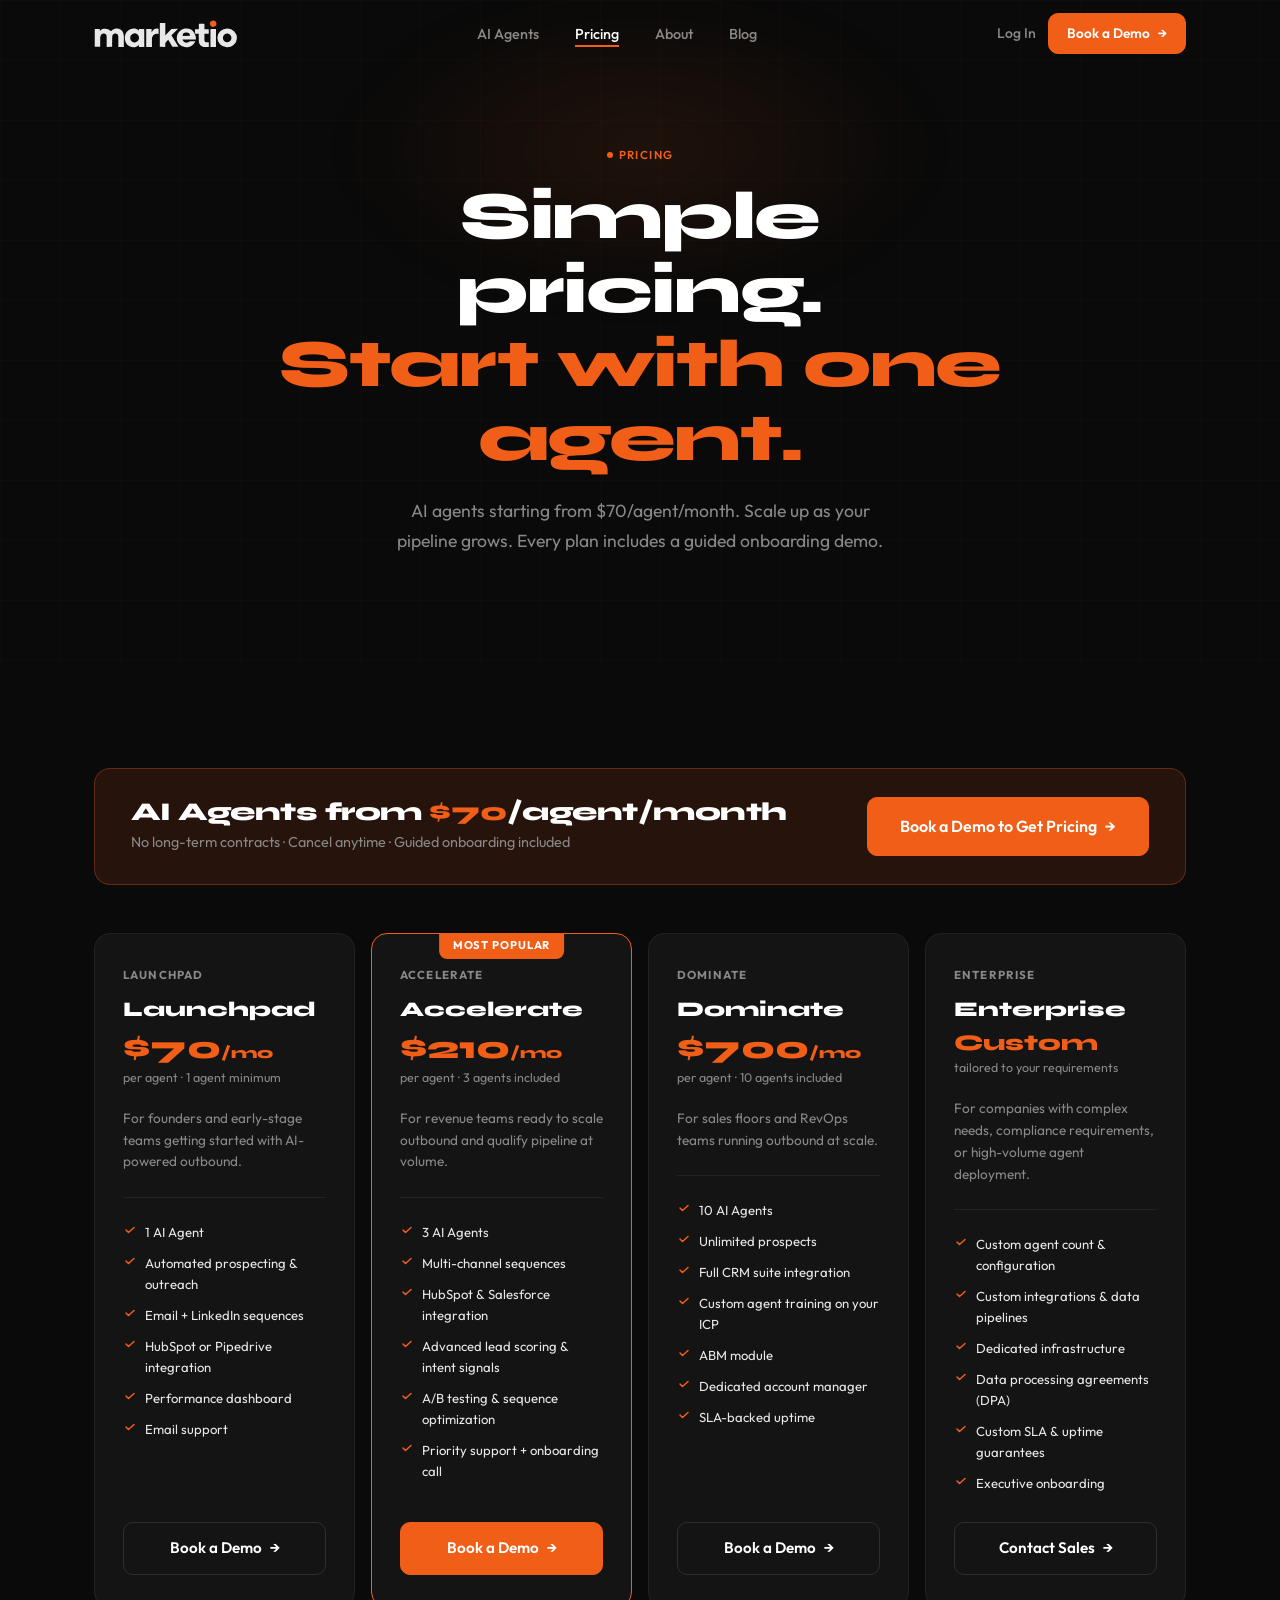
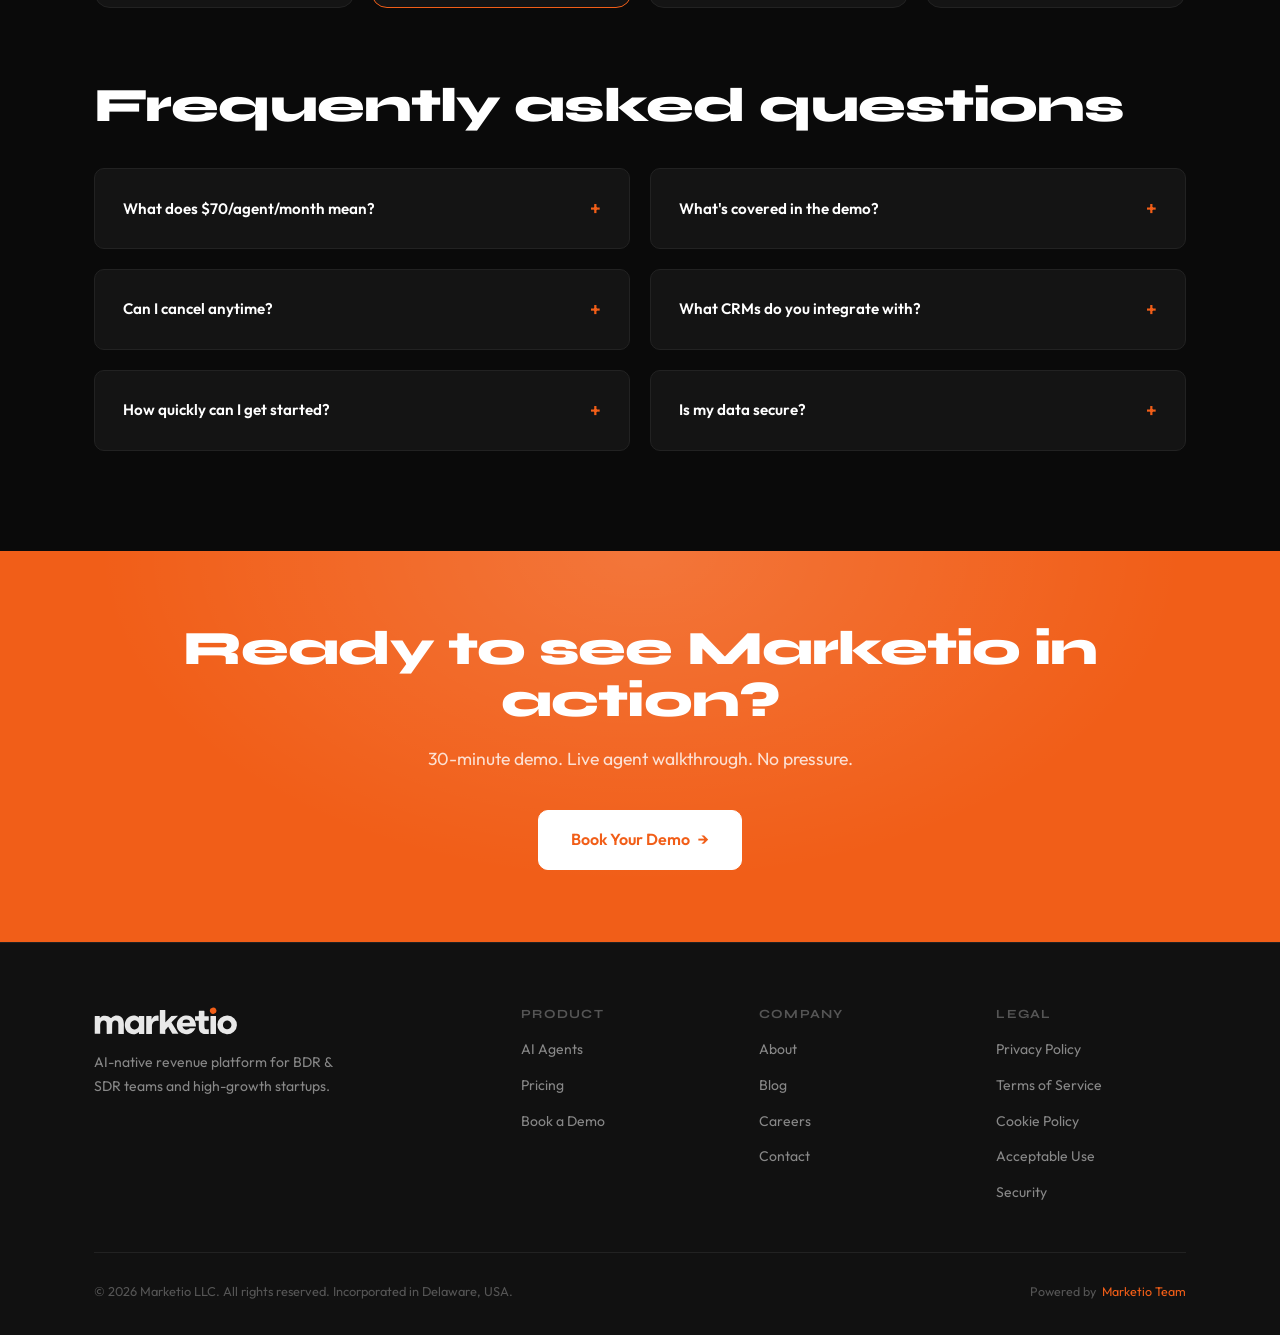
<file: pricing/index.html>
<!DOCTYPE html>
<html lang="en">
<head>
  <meta charset="UTF-8">
  <meta name="viewport" content="width=device-width, initial-scale=1.0">
  <title>Pricing — AI Agents from $70/agent/month | Marketio</title>
  <meta name="description" content="Marketio AI agents starting from $70/agent/month. Transparent pricing, no long-term contracts. Book a demo to get your custom quote.">
  <link rel="canonical" href="https://marketio.net/pricing/">
  <link rel="preconnect" href="https://fonts.googleapis.com">
  <link rel="preconnect" href="https://fonts.gstatic.com" crossorigin>
  <style>:root{--orange:#f15e18;--bg:#0a0a0a;--white:#fff;--muted:#888;--font-head:'Syne',-apple-system,sans-serif;--font-body:'Outfit',-apple-system,sans-serif}*,*::before,*::after{box-sizing:border-box;margin:0;padding:0}body{font-family:var(--font-body);background:var(--bg);color:#e8e8e8;-webkit-font-smoothing:antialiased;overflow-x:hidden}.nav{position:fixed;top:0;left:0;right:0;z-index:100;height:68px;display:flex;align-items:center;border-bottom:1px solid transparent;transition:background .22s,border-color .22s}.nav-inner{display:flex;align-items:center;justify-content:space-between;width:100%;max-width:1140px;margin:0 auto;padding:0 24px}.btn{display:inline-flex;align-items:center;gap:8px;font-family:var(--font-body);font-size:.95rem;font-weight:600;padding:13px 26px;border-radius:10px;transition:all .22s;cursor:pointer;border:1px solid transparent}.btn-primary{background:var(--orange);color:#fff;border-color:var(--orange)}</style>
  <link rel="stylesheet" href="/assets/css/main.css" media="print" onload="this.media='all'">
  <noscript><link rel="stylesheet" href="/assets/css/main.css"></noscript>
  <link rel="stylesheet" href="https://fonts.googleapis.com/css2?family=Syne:wght@700;800&family=Outfit:wght@400;500;600&display=swap" media="print" onload="this.media='all'">
  <noscript><link rel="stylesheet" href="https://fonts.googleapis.com/css2?family=Syne:wght@700;800&family=Outfit:wght@400;500;600&display=swap"></noscript>
  <meta property="og:title" content="Pricing | Marketio">
  <meta property="og:description" content="Marketio AI agents starting from $70/agent/month. Transparent pricing, no long-term contracts. Book a demo to get your custom quote.">
  <meta property="og:url" content="https://marketio.net/pricing/">
  <meta property="og:type" content="website">
  <meta property="og:image" content="https://marketio.net/assets/img/og-image.webp">
  <meta name="twitter:card" content="summary_large_image">
  <link rel="icon" href="/assets/img/favicon.svg" type="image/svg+xml">
</head>
<body>
<nav class="nav" role="navigation" aria-label="Main navigation">
  <div class="nav-inner">
    <a href="/" class="nav-logo" aria-label="Marketio home">
      <svg viewBox="0.00 0.00 513.00 100.00" height="28" width="auto" xmlns="http://www.w3.org/2000/svg"><ellipse ry="11.29" rx="11.69" transform="translate(425.53,13.16) rotate(-16.3)" cy="0.00" cx="0.00" fill="#f15e18"></ellipse><path d="M 276.72 31.80 L 299.21 31.58 A 0.34 0.34 0.0 0 1 299.46 32.16 L 276.90 54.54 A 0.34 0.34 0.0 0 0 276.85 54.96 L 301.61 95.29 A 0.34 0.34 0.0 0 1 301.32 95.81 L 280.18 95.74 A 0.34 0.34 0.0 0 1 279.89 95.57 L 265.23 70.62 A 0.34 0.34 0.0 0 0 264.68 70.56 L 254.61 82.04 A 0.34 0.34 0.0 0 0 254.53 82.27 L 254.57 95.65 A 0.34 0.34 0.0 0 1 254.23 95.99 L 235.40 95.94 A 0.34 0.34 0.0 0 1 235.06 95.60 L 235.21 11.35 A 0.34 0.34 0.0 0 1 235.55 11.01 L 254.38 11.04 A 0.34 0.34 0.0 0 1 254.72 11.38 L 254.72 54.28 A 0.34 0.34 0.0 0 0 255.31 54.51 L 276.47 31.91 A 0.34 0.34 0.0 0 1 276.72 31.80 Z" fill="#e8e8e8"></path><path d="M 394.43 49.46 Q 394.20 59.92 394.49 70.36 C 394.80 81.48 401.19 79.86 409.56 79.59 Q 410.20 79.57 410.20 80.21 L 410.15 95.91 Q 410.15 96.50 409.56 96.52 C 395.33 97.00 381.34 98.07 375.93 83.31 Q 374.49 79.38 374.39 72.05 Q 374.23 60.77 374.23 49.51 Q 374.23 49.01 373.73 49.01 L 361.99 48.91 A 0.94 0.94 0.0 0 1 361.06 47.99 L 360.76 33.62 Q 360.75 32.97 361.40 32.97 L 373.22 32.96 A 1.31 1.30 -90.0 0 0 374.52 31.65 L 374.47 14.51 A 0.80 0.79 -89.6 0 1 375.27 13.71 L 393.48 13.72 A 1.01 1.01 0.0 0 1 394.49 14.73 L 394.51 32.76 A 0.51 0.50 90.0 0 0 395.01 33.27 L 408.99 33.25 A 0.99 0.99 0.0 0 1 409.99 34.24 L 410.01 48.20 A 0.95 0.94 0.3 0 1 409.05 49.14 L 395.01 48.91 A 0.57 0.56 1.0 0 0 394.43 49.46 Z" fill="#e8e8e8"></path><path d="M 315.82 70.01 C 319.38 82.41 333.12 84.74 342.08 76.18 Q 342.48 75.80 343.03 75.80 L 361.21 75.79 A 0.90 0.89 13.1 0 1 362.02 77.08 Q 356.89 87.41 347.81 92.62 C 335.57 99.64 319.07 99.13 308.05 89.73 C 285.47 70.46 296.86 33.48 326.50 30.48 Q 347.59 28.35 358.30 46.18 Q 364.69 56.79 364.30 68.78 Q 364.29 69.31 363.75 69.31 L 316.26 69.43 A 0.46 0.46 0.0 0 0 315.82 70.01 Z M 316.65 56.79 L 342.69 56.47 A 0.11 0.11 0.0 0 0 342.80 56.36 L 342.80 56.25 A 12.24 11.68 -0.7 0 0 330.42 44.72 L 328.64 44.74 A 12.24 11.68 -0.7 0 0 316.54 56.57 L 316.54 56.68 A 0.11 0.11 0.0 0 0 316.65 56.79 Z" fill="#e8e8e8"></path><path d="M 159.29 90.07 Q 158.64 90.47 157.70 91.44 C 153.27 95.96 146.09 98.19 140.12 97.68 C 124.09 96.30 112.31 85.43 110.44 69.61 C 108.64 54.32 115.08 38.76 129.69 32.92 C 140.33 28.67 151.14 29.81 159.72 37.52 A 0.31 0.30 20.7 0 0 160.23 37.29 L 160.14 32.85 Q 160.12 32.20 160.78 32.20 L 178.74 32.24 A 0.75 0.75 0.0 0 1 179.49 32.99 L 179.61 95.47 A 0.59 0.58 90.0 0 1 179.03 96.06 L 161.37 96.11 Q 160.66 96.11 160.67 95.40 L 160.77 90.92 Q 160.81 89.12 159.29 90.07 Z M 136.5240 77.8651 A 16.42 15.64 121.2 0 0 158.4079 71.9219 A 16.42 15.64 121.2 0 0 153.5360 49.7749 A 16.42 15.64 121.2 0 0 131.6521 55.7181 A 16.42 15.64 121.2 0 0 136.5240 77.8651 Z" fill="#e8e8e8"></path><path d="M 510.4787 65.1597 A 34.95 33.51 2.0 0 1 474.3805 97.4296 A 34.95 33.51 2.0 0 1 440.6213 62.7203 A 34.95 33.51 2.0 0 1 476.7195 30.4504 A 34.95 33.51 2.0 0 1 510.4787 65.1597 Z M 474.1234 79.5996 A 15.70 15.27 95.8 0 0 490.9018 65.5231 A 15.70 15.27 95.8 0 0 477.2966 48.3604 A 15.70 15.27 95.8 0 0 460.5182 62.4369 A 15.70 15.27 95.8 0 0 474.1234 79.5996 Z" fill="#e8e8e8"></path><path d="M 21.72 39.31 C 24.69 34.79 28.51 32.44 33.96 31.48 Q 48.83 28.84 59.79 39.13 A 1.18 1.17 -44.4 0 0 61.39 39.14 C 64.70 36.10 68.38 33.54 72.63 32.13 C 86.11 27.66 101.26 33.96 105.00 48.23 Q 106.74 54.88 106.69 62.50 Q 106.59 79.17 106.60 95.61 A 0.63 0.62 -0.4 0 1 105.97 96.24 L 87.54 96.29 A 0.61 0.61 0.0 0 1 86.92 95.68 Q 87.04 77.55 86.78 59.27 C 86.67 51.50 81.04 47.16 73.78 48.59 C 67.92 49.73 65.22 55.60 65.06 61.25 Q 64.60 78.04 64.78 94.94 A 1.03 1.03 0.0 0 1 63.76 95.98 L 46.48 96.02 A 1.19 1.19 0.0 0 1 45.29 94.82 Q 45.41 76.96 45.12 59.47 C 45.03 53.53 42.99 49.56 36.78 48.47 C 24.26 46.29 22.08 58.75 22.14 68.75 Q 22.22 82.04 22.25 95.16 A 0.68 0.68 0.0 0 1 21.56 95.84 L 3.46 95.77 A 0.81 0.81 0.0 0 1 2.66 94.96 L 2.74 32.77 A 0.75 0.74 90.0 0 1 3.48 32.02 L 20.02 32.02 A 0.70 0.70 0.0 0 1 20.72 32.72 L 20.80 39.04 A 0.50 0.50 0.0 0 0 21.72 39.31 Z" fill="#e8e8e8"></path><path d="M 206.23 44.10 C 212.09 32.74 217.30 30.15 229.88 30.81 A 0.76 0.75 -88.8 0 1 230.60 31.57 L 230.69 49.43 A 0.69 0.68 -82.4 0 1 229.82 50.10 C 221.09 47.64 213.01 50.28 208.99 58.49 C 206.90 62.75 207.05 66.42 206.95 71.10 Q 206.68 83.43 207.07 95.29 A 0.84 0.83 -1.0 0 1 206.23 96.15 L 187.14 96.17 Q 186.49 96.17 186.49 95.52 L 186.54 33.32 A 0.88 0.88 0.0 0 1 187.43 32.45 L 204.80 32.55 A 1.02 1.02 0.0 0 1 205.81 33.58 L 205.72 43.97 A 0.27 0.27 0.0 0 0 206.23 44.10 Z" fill="#e8e8e8"></path><rect rx="0.99" height="64.18" width="19.78" y="32.09" x="415.94" fill="#e8e8e8"></rect></svg>
    </a>
    <ul class="nav-links"><li><a href="/ai-agents/">AI Agents</a></li><!-- <li><a href="/gtm-services/">GTM Services</a></li> --><li><a href="/pricing/">Pricing</a></li><li><a href="/about/">About</a></li><li><a href="/blog/">Blog</a></li></ul>
    <div class="nav-ctas"><a href="#" class="nav-login">Log In</a><a href="https://calendly.com/mubashar_ali/mubashar" target="_blank" rel="noopener" class="btn btn-primary btn-sm btn-arrow">Book a Demo</a></div>
    <button class="nav-toggle" aria-label="Toggle menu"><span></span><span></span><span></span></button>
  </div>
</nav>
<div class="nav-mobile"><a href="/ai-agents/">AI Agents</a><!-- <a href="/gtm-services/">GTM Services</a> --><a href="/pricing/">Pricing</a><a href="/about/">About</a><a href="/blog/">Blog</a><a href="/contact/">Contact</a><a href="https://calendly.com/mubashar_ali/mubashar" target="_blank" rel="noopener" class="btn btn-primary btn-arrow">Book a Demo</a></div>
<main>
<section class="page-hero"><div class="container">
  <div class="label">Pricing</div>
  <h1>Simple pricing.<br><span style="color:var(--orange)">Start with one agent.</span></h1>
  <p>AI agents starting from $70/agent/month. Scale up as your pipeline grows. Every plan includes a guided onboarding demo.</p>
</div></section>

<section class="section"><div class="container">
  <div class="pricing-anchor reveal">
    <div class="pa-left">
      <h3>AI Agents from <span>$70</span>/agent/month</h3>
      <p>No long-term contracts &middot; Cancel anytime &middot; Guided onboarding included</p>
    </div>
    <a href="https://calendly.com/mubashar_ali/mubashar" target="_blank" rel="noopener" class="btn btn-primary btn-lg btn-arrow">Book a Demo to Get Pricing</a>
  </div>
  <div class="pricing-grid reveal">
    <div class="pricing-card">
      <div class="pc-tier">Launchpad</div>
      <div class="pc-name">Launchpad</div>
      <div class="pc-price">$70<sub>/mo</sub></div>
      <div class="pc-unit">per agent &middot; 1 agent minimum</div>
      <p class="pc-desc">For founders and early-stage teams getting started with AI-powered outbound.</p>
      <ul class="pc-features"><li>1 AI Agent</li><li>Automated prospecting &amp; outreach</li><li>Email + LinkedIn sequences</li><li>HubSpot or Pipedrive integration</li><li>Performance dashboard</li><li>Email support</li></ul>
      <div class="pc-cta"><a href="https://calendly.com/mubashar_ali/mubashar" target="_blank" rel="noopener" class="btn btn-secondary btn-arrow">Book a Demo</a></div>
    </div>
    <div class="pricing-card popular">
      <span class="popular-badge">Most Popular</span>
      <div class="pc-tier">Accelerate</div>
      <div class="pc-name">Accelerate</div>
      <div class="pc-price">$210<sub>/mo</sub></div>
      <div class="pc-unit">per agent &middot; 3 agents included</div>
      <p class="pc-desc">For revenue teams ready to scale outbound and qualify pipeline at volume.</p>
      <ul class="pc-features"><li>3 AI Agents</li><li>Multi-channel sequences</li><li>HubSpot &amp; Salesforce integration</li><li>Advanced lead scoring &amp; intent signals</li><li>A/B testing &amp; sequence optimization</li><li>Priority support + onboarding call</li></ul>
      <div class="pc-cta"><a href="https://calendly.com/mubashar_ali/mubashar" target="_blank" rel="noopener" class="btn btn-primary btn-arrow">Book a Demo</a></div>
    </div>
    <div class="pricing-card">
      <div class="pc-tier">Dominate</div>
      <div class="pc-name">Dominate</div>
      <div class="pc-price">$700<sub>/mo</sub></div>
      <div class="pc-unit">per agent &middot; 10 agents included</div>
      <p class="pc-desc">For sales floors and RevOps teams running outbound at scale.</p>
      <ul class="pc-features"><li>10 AI Agents</li><li>Unlimited prospects</li><li>Full CRM suite integration</li><li>Custom agent training on your ICP</li><li>ABM module</li><li>Dedicated account manager</li><li>SLA-backed uptime</li></ul>
      <div class="pc-cta"><a href="https://calendly.com/mubashar_ali/mubashar" target="_blank" rel="noopener" class="btn btn-secondary btn-arrow">Book a Demo</a></div>
    </div>
    <div class="pricing-card">
      <div class="pc-tier">Enterprise</div>
      <div class="pc-name">Enterprise</div>
      <div class="pc-price" style="font-size:1.4rem">Custom</div>
      <div class="pc-unit">tailored to your requirements</div>
      <p class="pc-desc">For companies with complex needs, compliance requirements, or high-volume agent deployment.</p>
      <ul class="pc-features"><li>Custom agent count &amp; configuration</li><li>Custom integrations &amp; data pipelines</li><li>Dedicated infrastructure</li><li>Data processing agreements (DPA)</li><li>Custom SLA &amp; uptime guarantees</li><li>Executive onboarding</li></ul>
      <div class="pc-cta"><a href="/contact/" class="btn btn-secondary btn-arrow">Contact Sales</a></div>
    </div>
  </div>

  <div class="pricing-faq reveal">
    <h2>Frequently asked questions</h2>
    <div class="faq-grid">
      <div class="faq-item"><div class="q">What does $70/agent/month mean?</div><div class="a">Each AI agent runs autonomously — prospecting, enriching, and reaching out on your behalf. The per-agent price scales with the number of agents you deploy. Exact plan pricing is confirmed on your demo call.</div></div>
      <div class="faq-item"><div class="q">What's covered in the demo?</div><div class="a">A live walkthrough of the Marketio platform, a custom agent demo built on your ICP, and an honest discussion of fit, timeline, and pricing. 30 minutes, no fluff.</div></div>
      <div class="faq-item"><div class="q">Can I cancel anytime?</div><div class="a">Yes. Marketio is month-to-month with no long-term contracts required. Cancel at any time before your next billing date.</div></div>
      <div class="faq-item"><div class="q">What CRMs do you integrate with?</div><div class="a">HubSpot, Salesforce, and Pipedrive are natively supported. Additional integrations available via Zapier and API.</div></div>
      <div class="faq-item"><div class="q">How quickly can I get started?</div><div class="a">Most customers are up and running within 48 hours of completing their onboarding call.</div></div>
      <div class="faq-item"><div class="q">Is my data secure?</div><div class="a">Yes. Marketio LLC is built on AWS with SOC 2-aligned practices. All data is encrypted in transit and at rest. See our <a href="/security/">Security page</a> for details.</div></div>
    </div>
  </div>
</div></section>

<section class="cta-banner"><div class="container">
  <h2>Ready to see Marketio in action?</h2>
  <p>30-minute demo. Live agent walkthrough. No pressure.</p>
  <a href="https://calendly.com/mubashar_ali/mubashar" target="_blank" rel="noopener" class="btn btn-cta-white btn-lg btn-arrow">Book Your Demo</a>
</div></section>
</main>
<footer class="footer"><div class="container">
  <div class="footer-grid">
    <div class="footer-brand">
      <svg viewBox="0.00 0.00 513.00 100.00" height="24" width="auto" class="logo" aria-label="Marketio" xmlns="http://www.w3.org/2000/svg">
          <ellipse ry="11.29" rx="11.69" transform="translate(425.53,13.16) rotate(-16.3)" cy="0.00" cx="0.00" fill="#f15e18"></ellipse>
          <path d="M 276.72 31.80 L 299.21 31.58 A 0.34 0.34 0.0 0 1 299.46 32.16 L 276.90 54.54 A 0.34 0.34 0.0 0 0 276.85 54.96 L 301.61 95.29 A 0.34 0.34 0.0 0 1 301.32 95.81 L 280.18 95.74 A 0.34 0.34 0.0 0 1 279.89 95.57 L 265.23 70.62 A 0.34 0.34 0.0 0 0 264.68 70.56 L 254.61 82.04 A 0.34 0.34 0.0 0 0 254.53 82.27 L 254.57 95.65 A 0.34 0.34 0.0 0 1 254.23 95.99 L 235.40 95.94 A 0.34 0.34 0.0 0 1 235.06 95.60 L 235.21 11.35 A 0.34 0.34 0.0 0 1 235.55 11.01 L 254.38 11.04 A 0.34 0.34 0.0 0 1 254.72 11.38 L 254.72 54.28 A 0.34 0.34 0.0 0 0 255.31 54.51 L 276.47 31.91 A 0.34 0.34 0.0 0 1 276.72 31.80 Z" fill="#e8e8e8"></path>
          <path d="M 394.43 49.46 Q 394.20 59.92 394.49 70.36 C 394.80 81.48 401.19 79.86 409.56 79.59 Q 410.20 79.57 410.20 80.21 L 410.15 95.91 Q 410.15 96.50 409.56 96.52 C 395.33 97.00 381.34 98.07 375.93 83.31 Q 374.49 79.38 374.39 72.05 Q 374.23 60.77 374.23 49.51 Q 374.23 49.01 373.73 49.01 L 361.99 48.91 A 0.94 0.94 0.0 0 1 361.06 47.99 L 360.76 33.62 Q 360.75 32.97 361.40 32.97 L 373.22 32.96 A 1.31 1.30 -90.0 0 0 374.52 31.65 L 374.47 14.51 A 0.80 0.79 -89.6 0 1 375.27 13.71 L 393.48 13.72 A 1.01 1.01 0.0 0 1 394.49 14.73 L 394.51 32.76 A 0.51 0.50 90.0 0 0 395.01 33.27 L 408.99 33.25 A 0.99 0.99 0.0 0 1 409.99 34.24 L 410.01 48.20 A 0.95 0.94 0.3 0 1 409.05 49.14 L 395.01 48.91 A 0.57 0.56 1.0 0 0 394.43 49.46 Z" fill="#e8e8e8"></path>
          <path d="M 315.82 70.01 C 319.38 82.41 333.12 84.74 342.08 76.18 Q 342.48 75.80 343.03 75.80 L 361.21 75.79 A 0.90 0.89 13.1 0 1 362.02 77.08 Q 356.89 87.41 347.81 92.62 C 335.57 99.64 319.07 99.13 308.05 89.73 C 285.47 70.46 296.86 33.48 326.50 30.48 Q 347.59 28.35 358.30 46.18 Q 364.69 56.79 364.30 68.78 Q 364.29 69.31 363.75 69.31 L 316.26 69.43 A 0.46 0.46 0.0 0 0 315.82 70.01 Z M 316.65 56.79 L 342.69 56.47 A 0.11 0.11 0.0 0 0 342.80 56.36 L 342.80 56.25 A 12.24 11.68 -0.7 0 0 330.42 44.72 L 328.64 44.74 A 12.24 11.68 -0.7 0 0 316.54 56.57 L 316.54 56.68 A 0.11 0.11 0.0 0 0 316.65 56.79 Z" fill="#e8e8e8"></path>
          <path d="M 159.29 90.07 Q 158.64 90.47 157.70 91.44 C 153.27 95.96 146.09 98.19 140.12 97.68 C 124.09 96.30 112.31 85.43 110.44 69.61 C 108.64 54.32 115.08 38.76 129.69 32.92 C 140.33 28.67 151.14 29.81 159.72 37.52 A 0.31 0.30 20.7 0 0 160.23 37.29 L 160.14 32.85 Q 160.12 32.20 160.78 32.20 L 178.74 32.24 A 0.75 0.75 0.0 0 1 179.49 32.99 L 179.61 95.47 A 0.59 0.58 90.0 0 1 179.03 96.06 L 161.37 96.11 Q 160.66 96.11 160.67 95.40 L 160.77 90.92 Q 160.81 89.12 159.29 90.07 Z M 136.5240 77.8651 A 16.42 15.64 121.2 0 0 158.4079 71.9219 A 16.42 15.64 121.2 0 0 153.5360 49.7749 A 16.42 15.64 121.2 0 0 131.6521 55.7181 A 16.42 15.64 121.2 0 0 136.5240 77.8651 Z" fill="#e8e8e8"></path>
          <path d="M 510.4787 65.1597 A 34.95 33.51 2.0 0 1 474.3805 97.4296 A 34.95 33.51 2.0 0 1 440.6213 62.7203 A 34.95 33.51 2.0 0 1 476.7195 30.4504 A 34.95 33.51 2.0 0 1 510.4787 65.1597 Z M 474.1234 79.5996 A 15.70 15.27 95.8 0 0 490.9018 65.5231 A 15.70 15.27 95.8 0 0 477.2966 48.3604 A 15.70 15.27 95.8 0 0 460.5182 62.4369 A 15.70 15.27 95.8 0 0 474.1234 79.5996 Z" fill="#e8e8e8"></path>
          <path d="M 21.72 39.31 C 24.69 34.79 28.51 32.44 33.96 31.48 Q 48.83 28.84 59.79 39.13 A 1.18 1.17 -44.4 0 0 61.39 39.14 C 64.70 36.10 68.38 33.54 72.63 32.13 C 86.11 27.66 101.26 33.96 105.00 48.23 Q 106.74 54.88 106.69 62.50 Q 106.59 79.17 106.60 95.61 A 0.63 0.62 -0.4 0 1 105.97 96.24 L 87.54 96.29 A 0.61 0.61 0.0 0 1 86.92 95.68 Q 87.04 77.55 86.78 59.27 C 86.67 51.50 81.04 47.16 73.78 48.59 C 67.92 49.73 65.22 55.60 65.06 61.25 Q 64.60 78.04 64.78 94.94 A 1.03 1.03 0.0 0 1 63.76 95.98 L 46.48 96.02 A 1.19 1.19 0.0 0 1 45.29 94.82 Q 45.41 76.96 45.12 59.47 C 45.03 53.53 42.99 49.56 36.78 48.47 C 24.26 46.29 22.08 58.75 22.14 68.75 Q 22.22 82.04 22.25 95.16 A 0.68 0.68 0.0 0 1 21.56 95.84 L 3.46 95.77 A 0.81 0.81 0.0 0 1 2.66 94.96 L 2.74 32.77 A 0.75 0.74 90.0 0 1 3.48 32.02 L 20.02 32.02 A 0.70 0.70 0.0 0 1 20.72 32.72 L 20.80 39.04 A 0.50 0.50 0.0 0 0 21.72 39.31 Z" fill="#e8e8e8"></path>
          <path d="M 206.23 44.10 C 212.09 32.74 217.30 30.15 229.88 30.81 A 0.76 0.75 -88.8 0 1 230.60 31.57 L 230.69 49.43 A 0.69 0.68 -82.4 0 1 229.82 50.10 C 221.09 47.64 213.01 50.28 208.99 58.49 C 206.90 62.75 207.05 66.42 206.95 71.10 Q 206.68 83.43 207.07 95.29 A 0.84 0.83 -1.0 0 1 206.23 96.15 L 187.14 96.17 Q 186.49 96.17 186.49 95.52 L 186.54 33.32 A 0.88 0.88 0.0 0 1 187.43 32.45 L 204.80 32.55 A 1.02 1.02 0.0 0 1 205.81 33.58 L 205.72 43.97 A 0.27 0.27 0.0 0 0 206.23 44.10 Z" fill="#e8e8e8"></path>
          <rect rx="0.99" height="64.18" width="19.78" y="32.09" x="415.94" fill="#e8e8e8"></rect>
        </svg>
      <p>AI-native revenue platform for BDR &amp; SDR teams and high-growth startups.</p>
    </div>
    <div class="footer-col"><h5>Product</h5><ul><li><a href="/ai-agents/">AI Agents</a></li><!-- <li><a href="/gtm-services/">GTM Services</a></li> --><li><a href="/pricing/">Pricing</a></li><li><a href="https://calendly.com/mubashar_ali/mubashar" target="_blank" rel="noopener">Book a Demo</a></li></ul></div>
    <div class="footer-col"><h5>Company</h5><ul><li><a href="/about/">About</a></li><li><a href="/blog/">Blog</a></li><li><a href="/careers/">Careers</a></li><li><a href="/contact/">Contact</a></li></ul></div>
    <div class="footer-col"><h5>Legal</h5><ul><li><a href="/privacy/">Privacy Policy</a></li><li><a href="/terms/">Terms of Service</a></li><li><a href="/cookies/">Cookie Policy</a></li><li><a href="/acceptable-use/">Acceptable Use</a></li><li><a href="/security/">Security</a></li></ul></div>
  </div>
  <div class="footer-bottom">
    <p>&copy; 2026 Marketio LLC. All rights reserved. Incorporated in Delaware, USA.</p>
    <span class="powered">Powered by <span>Marketio Team</span></span>
  </div>
</div></footer>
<script src="/assets/js/main.js" defer></script>
</body></html>
</file>
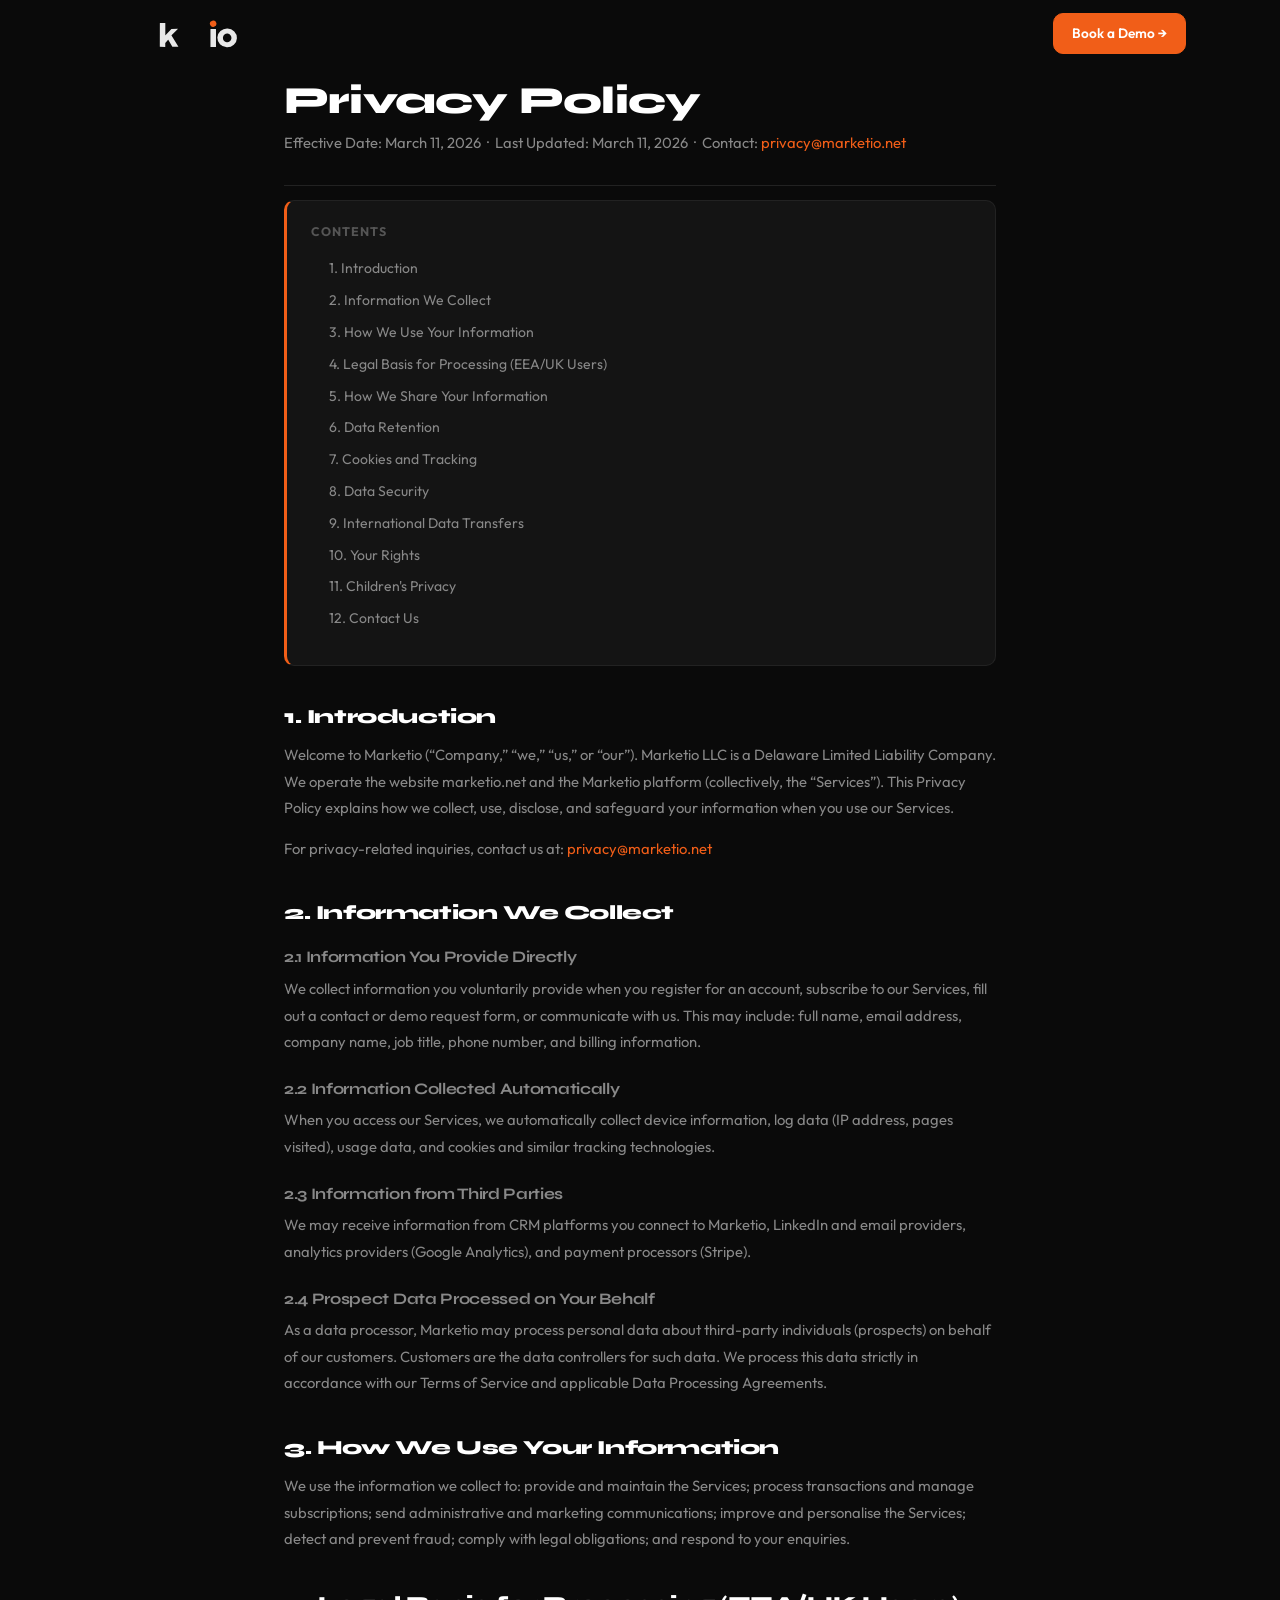
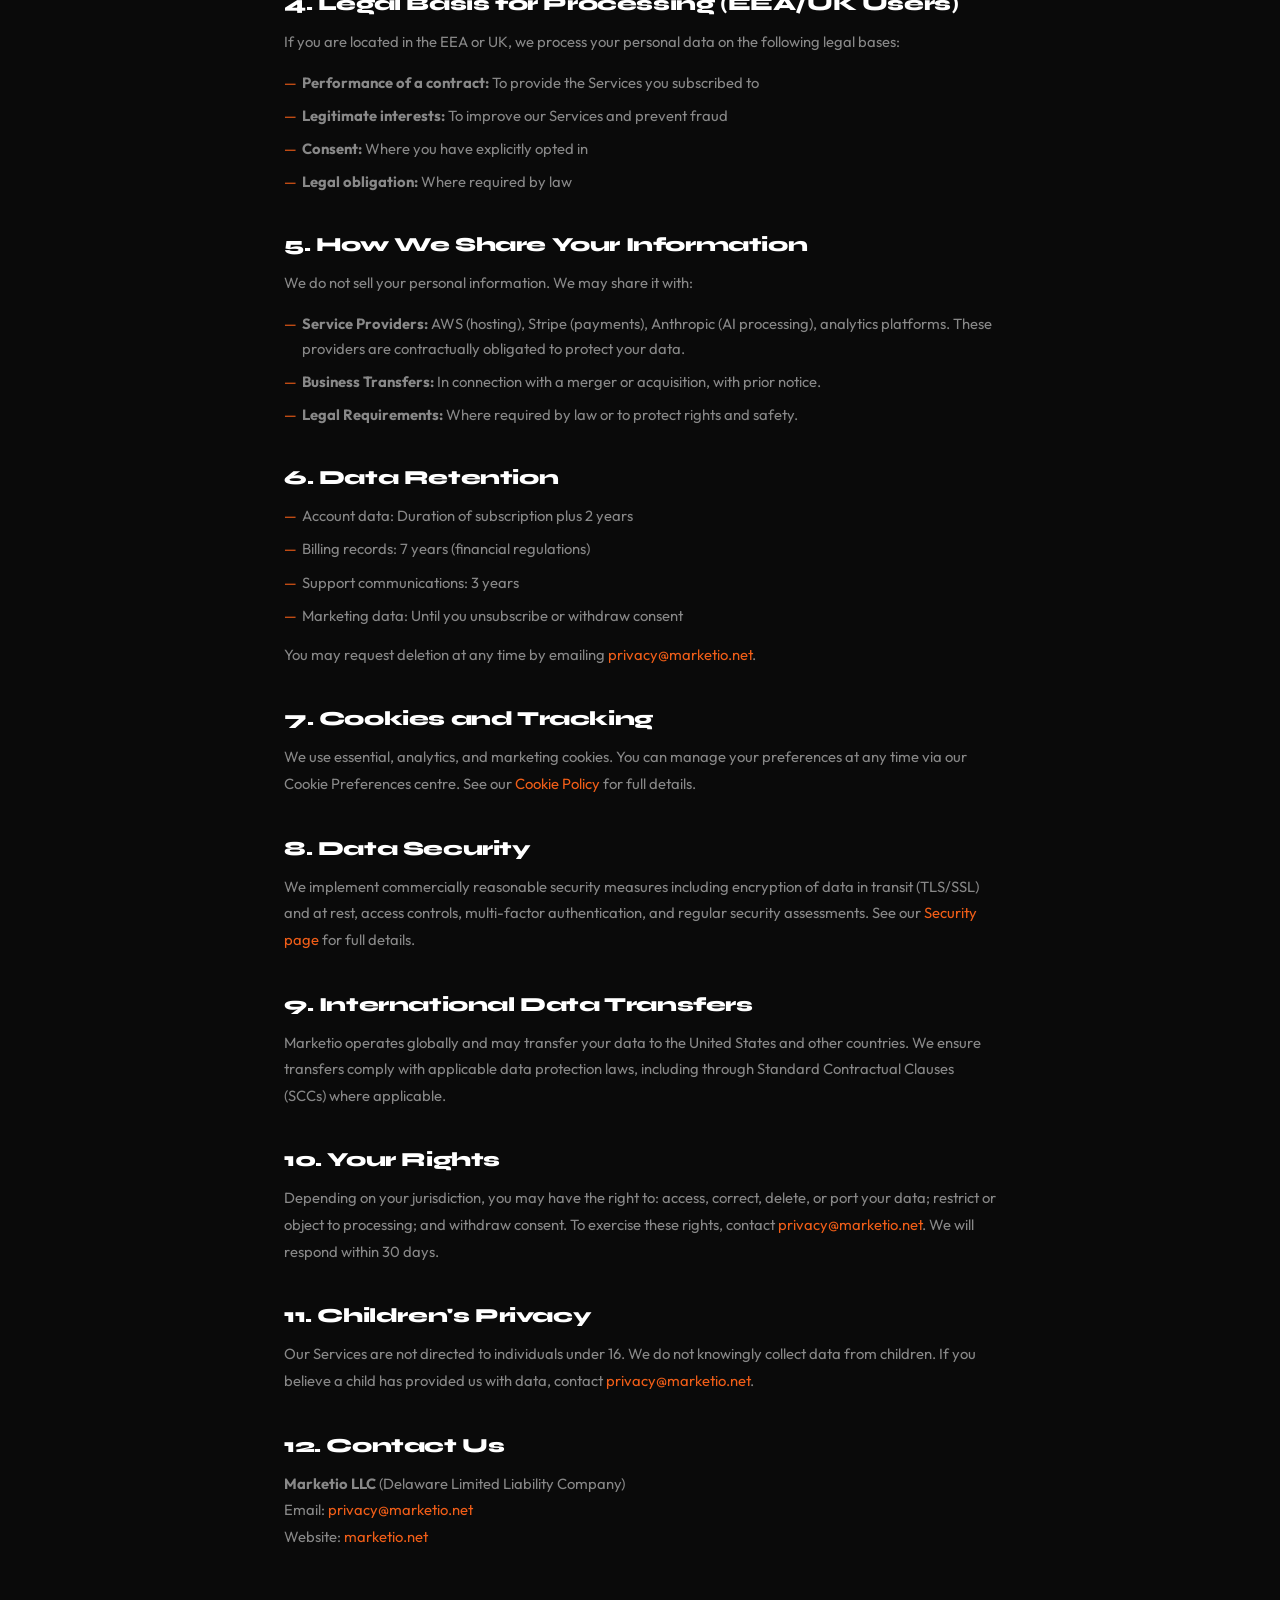
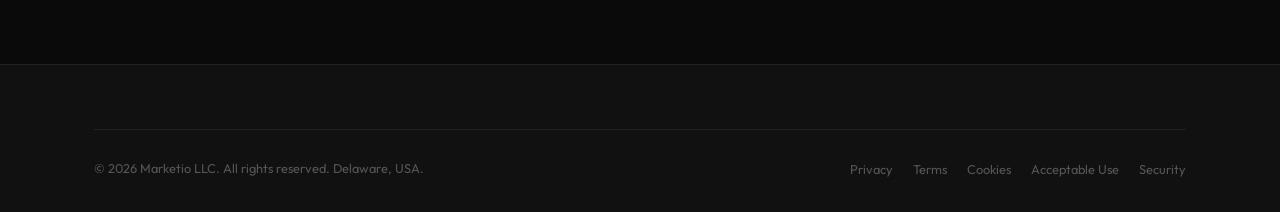
<file: privacy/index.html>
<!DOCTYPE html>
<html lang="en">
<head>
  <meta charset="UTF-8">
  <meta name="viewport" content="width=device-width, initial-scale=1.0">
  <title>Privacy Policy | Marketio</title>
  <meta name="description" content="Marketio LLC Privacy Policy — how we collect, use, and protect your data.">
  <link rel="canonical" href="https://marketio.net/privacy/">
  <link rel="preconnect" href="https://fonts.googleapis.com">
  <link rel="preconnect" href="https://fonts.gstatic.com" crossorigin>
  <style>:root{--orange:#f15e18;--bg:#0a0a0a;--white:#fff;--muted:#888;--font-head:'Syne',-apple-system,sans-serif;--font-body:'Outfit',-apple-system,sans-serif}*,*::before,*::after{box-sizing:border-box;margin:0;padding:0}body{font-family:var(--font-body);background:var(--bg);color:#e8e8e8;-webkit-font-smoothing:antialiased;overflow-x:hidden}.nav{position:fixed;top:0;left:0;right:0;z-index:100;height:68px;display:flex;align-items:center;border-bottom:1px solid transparent;transition:background .22s,border-color .22s}.nav-inner{display:flex;align-items:center;justify-content:space-between;width:100%;max-width:1140px;margin:0 auto;padding:0 24px}.btn{display:inline-flex;align-items:center;gap:8px;font-family:var(--font-body);font-size:.95rem;font-weight:600;padding:13px 26px;border-radius:10px;transition:all .22s;cursor:pointer;border:1px solid transparent}.btn-primary{background:var(--orange);color:#fff;border-color:var(--orange)}</style>
  <link rel="stylesheet" href="/assets/css/main.css" media="print" onload="this.media='all'">
  <noscript><link rel="stylesheet" href="/assets/css/main.css"></noscript>
  <link rel="stylesheet" href="https://fonts.googleapis.com/css2?family=Syne:wght@700;800&family=Outfit:wght@400;500;600&display=swap" media="print" onload="this.media='all'">
  <noscript><link rel="stylesheet" href="https://fonts.googleapis.com/css2?family=Syne:wght@700;800&family=Outfit:wght@400;500;600&display=swap"></noscript>
  <meta property="og:title" content="Privacy Policy | Marketio">
  <meta property="og:url" content="https://marketio.net/privacy/">
  <meta property="og:type" content="website">
  <link rel="icon" href="/assets/img/favicon.svg" type="image/svg+xml">
</head>
<body>
<nav class="nav"><div class="nav-inner">
  <a href="/" class="nav-logo" aria-label="Marketio home">
    <svg viewBox="0.00 0.00 513.00 100.00" height="28" width="auto" xmlns="http://www.w3.org/2000/svg"><ellipse ry="11.29" rx="11.69" transform="translate(425.53,13.16) rotate(-16.3)" cy="0" cx="0" fill="#f15e18"></ellipse><path d="M276.72 31.80L299.21 31.58A0.34 0.34 0 0 1 299.46 32.16L276.90 54.54A0.34 0.34 0 0 0 276.85 54.96L301.61 95.29A0.34 0.34 0 0 1 301.32 95.81L280.18 95.74A0.34 0.34 0 0 1 279.89 95.57L265.23 70.62A0.34 0.34 0 0 0 264.68 70.56L254.61 82.04A0.34 0.34 0 0 0 254.53 82.27L254.57 95.65A0.34 0.34 0 0 1 254.23 95.99L235.40 95.94A0.34 0.34 0 0 1 235.06 95.60L235.21 11.35A0.34 0.34 0 0 1 235.55 11.01L254.38 11.04A0.34 0.34 0 0 1 254.72 11.38L254.72 54.28A0.34 0.34 0 0 0 255.31 54.51L276.47 31.91A0.34 0.34 0 0 1 276.72 31.80Z" fill="#e8e8e8"></path><path d="M510.4787 65.1597A34.95 33.51 2.0 0 1 474.3805 97.4296A34.95 33.51 2.0 0 1 440.6213 62.7203A34.95 33.51 2.0 0 1 476.7195 30.4504A34.95 33.51 2.0 0 1 510.4787 65.1597ZM474.1234 79.5996A15.70 15.27 95.8 0 0 490.9018 65.5231A15.70 15.27 95.8 0 0 477.2966 48.3604A15.70 15.27 95.8 0 0 460.5182 62.4369A15.70 15.27 95.8 0 0 474.1234 79.5996Z" fill="#e8e8e8"></path><rect rx="0.99" height="64.18" width="19.78" y="32.09" x="415.94" fill="#e8e8e8"></rect></svg>
  </a>
  <div class="nav-ctas"><a href="https://calendly.com/mubashar_ali/mubashar" target="_blank" rel="noopener" class="btn btn-primary btn-sm">Book a Demo →</a></div>
</div></nav>
<main><div class="legal-content">
  <h1>Privacy Policy</h1>
  <p class="legal-meta">Effective Date: March 11, 2026 &nbsp;·&nbsp; Last Updated: March 11, 2026 &nbsp;·&nbsp; Contact: <a href='mailto:privacy@marketio.net'>privacy@marketio.net</a></p>
  <div class="legal-toc"><p>Contents</p><ul><li><a href="#intro">1. Introduction</a></li><li><a href="#collect">2. Information We Collect</a></li><li><a href="#use">3. How We Use Your Information</a></li><li><a href="#legal-basis">4. Legal Basis for Processing (EEA/UK Users)</a></li><li><a href="#sharing">5. How We Share Your Information</a></li><li><a href="#retention">6. Data Retention</a></li><li><a href="#cookies">7. Cookies and Tracking</a></li><li><a href="#security">8. Data Security</a></li><li><a href="#transfers">9. International Data Transfers</a></li><li><a href="#rights">10. Your Rights</a></li><li><a href="#children">11. Children's Privacy</a></li><li><a href="#contact-p">12. Contact Us</a></li></ul></div>
  <h2 id="intro">1. Introduction</h2>
<p>Welcome to Marketio (&ldquo;Company,&rdquo; &ldquo;we,&rdquo; &ldquo;us,&rdquo; or &ldquo;our&rdquo;). Marketio LLC is a Delaware Limited Liability Company. We operate the website marketio.net and the Marketio platform (collectively, the &ldquo;Services&rdquo;). This Privacy Policy explains how we collect, use, disclose, and safeguard your information when you use our Services.</p><p>For privacy-related inquiries, contact us at: <a href='mailto:privacy@marketio.net'>privacy@marketio.net</a></p>
<h2 id="collect">2. Information We Collect</h2>
<h3>2.1 Information You Provide Directly</h3><p>We collect information you voluntarily provide when you register for an account, subscribe to our Services, fill out a contact or demo request form, or communicate with us. This may include: full name, email address, company name, job title, phone number, and billing information.</p><h3>2.2 Information Collected Automatically</h3><p>When you access our Services, we automatically collect device information, log data (IP address, pages visited), usage data, and cookies and similar tracking technologies.</p><h3>2.3 Information from Third Parties</h3><p>We may receive information from CRM platforms you connect to Marketio, LinkedIn and email providers, analytics providers (Google Analytics), and payment processors (Stripe).</p><h3>2.4 Prospect Data Processed on Your Behalf</h3><p>As a data processor, Marketio may process personal data about third-party individuals (prospects) on behalf of our customers. Customers are the data controllers for such data. We process this data strictly in accordance with our Terms of Service and applicable Data Processing Agreements.</p>
<h2 id="use">3. How We Use Your Information</h2>
<p>We use the information we collect to: provide and maintain the Services; process transactions and manage subscriptions; send administrative and marketing communications; improve and personalise the Services; detect and prevent fraud; comply with legal obligations; and respond to your enquiries.</p>
<h2 id="legal-basis">4. Legal Basis for Processing (EEA/UK Users)</h2>
<p>If you are located in the EEA or UK, we process your personal data on the following legal bases:</p><ul><li><strong>Performance of a contract:</strong> To provide the Services you subscribed to</li><li><strong>Legitimate interests:</strong> To improve our Services and prevent fraud</li><li><strong>Consent:</strong> Where you have explicitly opted in</li><li><strong>Legal obligation:</strong> Where required by law</li></ul>
<h2 id="sharing">5. How We Share Your Information</h2>
<p>We do not sell your personal information. We may share it with:</p><ul><li><strong>Service Providers:</strong> AWS (hosting), Stripe (payments), Anthropic (AI processing), analytics platforms. These providers are contractually obligated to protect your data.</li><li><strong>Business Transfers:</strong> In connection with a merger or acquisition, with prior notice.</li><li><strong>Legal Requirements:</strong> Where required by law or to protect rights and safety.</li></ul>
<h2 id="retention">6. Data Retention</h2>
<ul><li>Account data: Duration of subscription plus 2 years</li><li>Billing records: 7 years (financial regulations)</li><li>Support communications: 3 years</li><li>Marketing data: Until you unsubscribe or withdraw consent</li></ul><p>You may request deletion at any time by emailing <a href='mailto:privacy@marketio.net'>privacy@marketio.net</a>.</p>
<h2 id="cookies">7. Cookies and Tracking</h2>
<p>We use essential, analytics, and marketing cookies. You can manage your preferences at any time via our Cookie Preferences centre. See our <a href='/cookies/'>Cookie Policy</a> for full details.</p>
<h2 id="security">8. Data Security</h2>
<p>We implement commercially reasonable security measures including encryption of data in transit (TLS/SSL) and at rest, access controls, multi-factor authentication, and regular security assessments. See our <a href='/security/'>Security page</a> for full details.</p>
<h2 id="transfers">9. International Data Transfers</h2>
<p>Marketio operates globally and may transfer your data to the United States and other countries. We ensure transfers comply with applicable data protection laws, including through Standard Contractual Clauses (SCCs) where applicable.</p>
<h2 id="rights">10. Your Rights</h2>
<p>Depending on your jurisdiction, you may have the right to: access, correct, delete, or port your data; restrict or object to processing; and withdraw consent. To exercise these rights, contact <a href='mailto:privacy@marketio.net'>privacy@marketio.net</a>. We will respond within 30 days.</p>
<h2 id="children">11. Children's Privacy</h2>
<p>Our Services are not directed to individuals under 16. We do not knowingly collect data from children. If you believe a child has provided us with data, contact <a href='mailto:privacy@marketio.net'>privacy@marketio.net</a>.</p>
<h2 id="contact-p">12. Contact Us</h2>
<p><strong>Marketio LLC</strong> (Delaware Limited Liability Company)<br>Email: <a href='mailto:privacy@marketio.net'>privacy@marketio.net</a><br>Website: <a href='https://marketio.net'>marketio.net</a></p>

</div></main>
<footer class="footer"><div class="container">
  <div class="footer-bottom" style="justify-content:space-between">
    <p>&copy; 2026 Marketio LLC. All rights reserved. Delaware, USA.</p>
    <div style="display:flex;gap:20px;flex-wrap:wrap"><a href="/privacy/" style="font-size:.8rem;color:var(--muted-l)">Privacy</a><a href="/terms/" style="font-size:.8rem;color:var(--muted-l)">Terms</a><a href="/cookies/" style="font-size:.8rem;color:var(--muted-l)">Cookies</a><a href="/acceptable-use/" style="font-size:.8rem;color:var(--muted-l)">Acceptable Use</a><a href="/security/" style="font-size:.8rem;color:var(--muted-l)">Security</a></div>
  </div>
</div></footer>
<script src="/assets/js/main.js" defer></script>
</body></html>
</file>
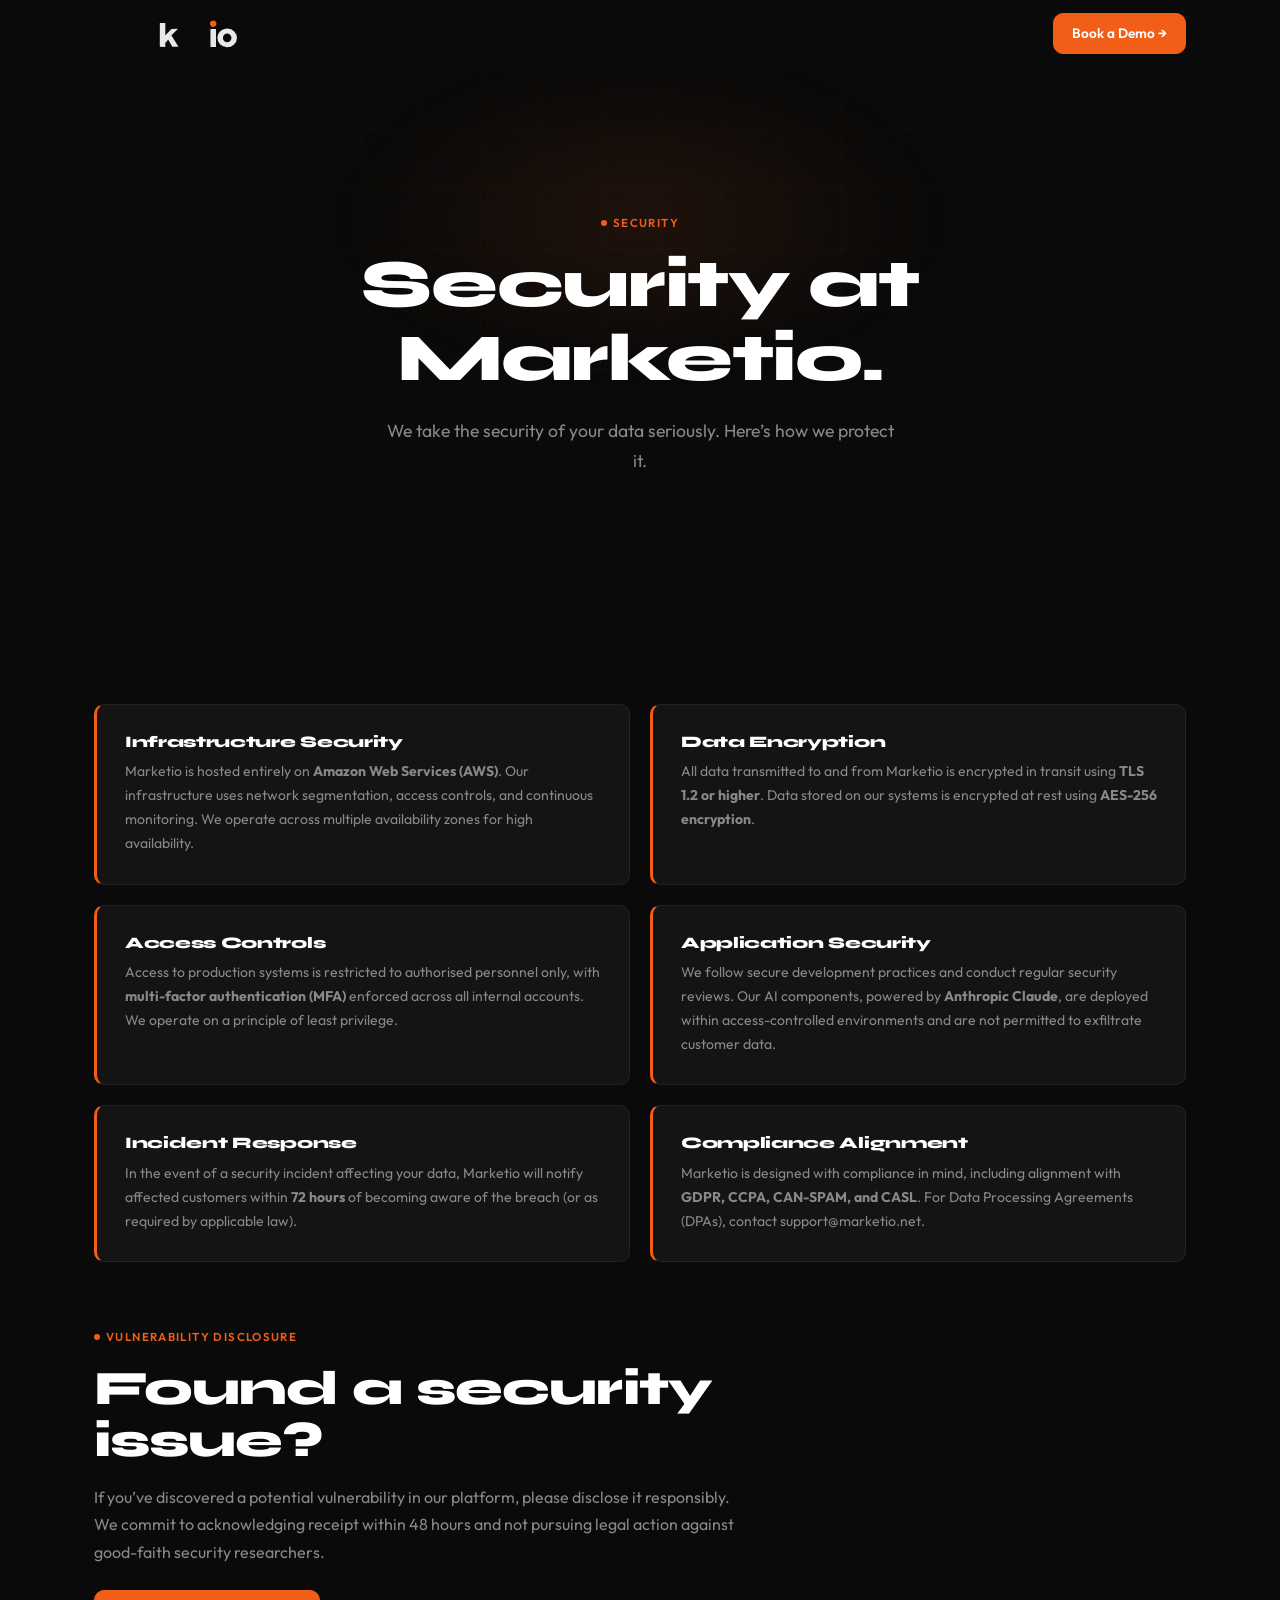
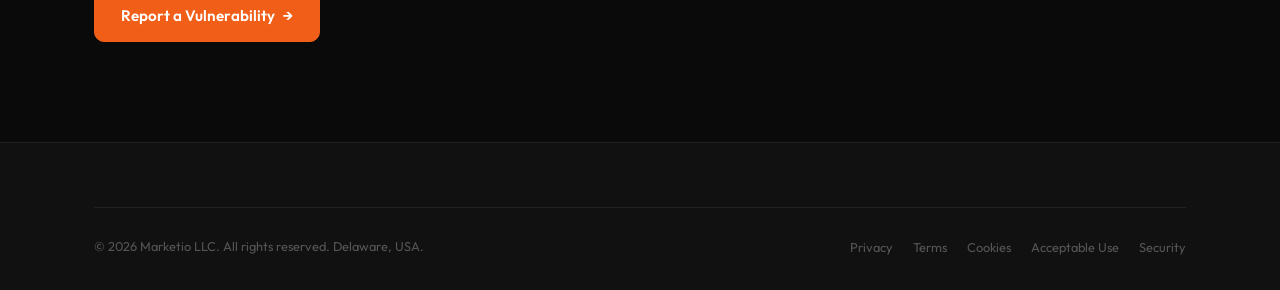
<file: security/index.html>
<!DOCTYPE html>
<html lang="en">
<head>
  <meta charset="UTF-8">
  <meta name="viewport" content="width=device-width, initial-scale=1.0">
  <title>Security | Marketio</title>
  <meta name="description" content="How Marketio protects your data — encryption, infrastructure security, access controls, and incident response.">
  <link rel="canonical" href="https://marketio.net/security/">
  <link rel="preconnect" href="https://fonts.googleapis.com">
  <link rel="preconnect" href="https://fonts.gstatic.com" crossorigin>
  <style>:root{--orange:#f15e18;--bg:#0a0a0a;--white:#fff;--muted:#888;--font-head:'Syne',-apple-system,sans-serif;--font-body:'Outfit',-apple-system,sans-serif}*,*::before,*::after{box-sizing:border-box;margin:0;padding:0}body{font-family:var(--font-body);background:var(--bg);color:#e8e8e8;-webkit-font-smoothing:antialiased;overflow-x:hidden}.nav{position:fixed;top:0;left:0;right:0;z-index:100;height:68px;display:flex;align-items:center;border-bottom:1px solid transparent;transition:background .22s,border-color .22s}.nav-inner{display:flex;align-items:center;justify-content:space-between;width:100%;max-width:1140px;margin:0 auto;padding:0 24px}.btn{display:inline-flex;align-items:center;gap:8px;font-family:var(--font-body);font-size:.95rem;font-weight:600;padding:13px 26px;border-radius:10px;transition:all .22s;cursor:pointer;border:1px solid transparent}.btn-primary{background:var(--orange);color:#fff;border-color:var(--orange)}</style>
  <link rel="stylesheet" href="/assets/css/main.css" media="print" onload="this.media='all'">
  <noscript><link rel="stylesheet" href="/assets/css/main.css"></noscript>
  <link rel="stylesheet" href="https://fonts.googleapis.com/css2?family=Syne:wght@700;800&family=Outfit:wght@400;500;600&display=swap" media="print" onload="this.media='all'">
  <noscript><link rel="stylesheet" href="https://fonts.googleapis.com/css2?family=Syne:wght@700;800&family=Outfit:wght@400;500;600&display=swap"></noscript>
  <meta property="og:title" content="Security | Marketio">
  <meta property="og:url" content="https://marketio.net/security/">
  <meta property="og:type" content="website">
  <link rel="icon" href="/assets/img/favicon.svg" type="image/svg+xml">
</head>
<body>
<nav class="nav"><div class="nav-inner">
  <a href="/" class="nav-logo" aria-label="Marketio home">
    <svg viewBox="0.00 0.00 513.00 100.00" height="28" width="auto" xmlns="http://www.w3.org/2000/svg"><ellipse ry="11.29" rx="11.69" transform="translate(425.53,13.16) rotate(-16.3)" cy="0" cx="0" fill="#f15e18"></ellipse><path d="M276.72 31.80L299.21 31.58A0.34 0.34 0 0 1 299.46 32.16L276.90 54.54A0.34 0.34 0 0 0 276.85 54.96L301.61 95.29A0.34 0.34 0 0 1 301.32 95.81L280.18 95.74A0.34 0.34 0 0 1 279.89 95.57L265.23 70.62A0.34 0.34 0 0 0 264.68 70.56L254.61 82.04A0.34 0.34 0 0 0 254.53 82.27L254.57 95.65A0.34 0.34 0 0 1 254.23 95.99L235.40 95.94A0.34 0.34 0 0 1 235.06 95.60L235.21 11.35A0.34 0.34 0 0 1 235.55 11.01L254.38 11.04A0.34 0.34 0 0 1 254.72 11.38L254.72 54.28A0.34 0.34 0 0 0 255.31 54.51L276.47 31.91A0.34 0.34 0 0 1 276.72 31.80Z" fill="#e8e8e8"></path><path d="M510.4787 65.1597A34.95 33.51 2.0 0 1 474.3805 97.4296A34.95 33.51 2.0 0 1 440.6213 62.7203A34.95 33.51 2.0 0 1 476.7195 30.4504A34.95 33.51 2.0 0 1 510.4787 65.1597ZM474.1234 79.5996A15.70 15.27 95.8 0 0 490.9018 65.5231A15.70 15.27 95.8 0 0 477.2966 48.3604A15.70 15.27 95.8 0 0 460.5182 62.4369A15.70 15.27 95.8 0 0 474.1234 79.5996Z" fill="#e8e8e8"></path><rect rx="0.99" height="64.18" width="19.78" y="32.09" x="415.94" fill="#e8e8e8"></rect></svg>
  </a>
  <div class="nav-ctas"><a href="https://calendly.com/mubashar_ali/mubashar" target="_blank" rel="noopener" class="btn btn-primary btn-sm">Book a Demo →</a></div>
</div></nav>
<main>
<div style="padding-top:68px">
<section class="page-hero"><div class="container">
  <div class="label">Security</div>
  <h1>Security at Marketio.</h1>
  <p>We take the security of your data seriously. Here&rsquo;s how we protect it.</p>
</div></section>

<section class="section"><div class="container">
  <div class="security-grid reveal">
    <div class="security-card"><h4>Infrastructure Security</h4><p>Marketio is hosted entirely on <strong>Amazon Web Services (AWS)</strong>. Our infrastructure uses network segmentation, access controls, and continuous monitoring. We operate across multiple availability zones for high availability.</p></div>
    <div class="security-card"><h4>Data Encryption</h4><p>All data transmitted to and from Marketio is encrypted in transit using <strong>TLS 1.2 or higher</strong>. Data stored on our systems is encrypted at rest using <strong>AES-256 encryption</strong>.</p></div>
    <div class="security-card"><h4>Access Controls</h4><p>Access to production systems is restricted to authorised personnel only, with <strong>multi-factor authentication (MFA)</strong> enforced across all internal accounts. We operate on a principle of least privilege.</p></div>
    <div class="security-card"><h4>Application Security</h4><p>We follow secure development practices and conduct regular security reviews. Our AI components, powered by <strong>Anthropic Claude</strong>, are deployed within access-controlled environments and are not permitted to exfiltrate customer data.</p></div>
    <div class="security-card"><h4>Incident Response</h4><p>In the event of a security incident affecting your data, Marketio will notify affected customers within <strong>72 hours</strong> of becoming aware of the breach (or as required by applicable law).</p></div>
    <div class="security-card"><h4>Compliance Alignment</h4><p>Marketio is designed with compliance in mind, including alignment with <strong>GDPR, CCPA, CAN-SPAM, and CASL</strong>. For Data Processing Agreements (DPAs), contact <a href="mailto:support@marketio.net">support@marketio.net</a>.</p></div>
  </div>

  <div style="margin-top:60px;max-width:640px" class="reveal">
    <div class="label">Vulnerability Disclosure</div>
    <h2 style="margin-bottom:16px">Found a security issue?</h2>
    <p style="color:var(--muted);margin-bottom:24px">If you&rsquo;ve discovered a potential vulnerability in our platform, please disclose it responsibly. We commit to acknowledging receipt within 48 hours and not pursuing legal action against good-faith security researchers.</p>
    <a href="mailto:support@marketio.net?subject=Security Disclosure" class="btn btn-primary btn-arrow">Report a Vulnerability</a>
  </div>
</div></section>
</div>
</main>
<footer class="footer"><div class="container">
  <div class="footer-bottom" style="justify-content:space-between">
    <p>&copy; 2026 Marketio LLC. All rights reserved. Delaware, USA.</p>
    <div style="display:flex;gap:20px;flex-wrap:wrap"><a href="/privacy/" style="font-size:.8rem;color:var(--muted-l)">Privacy</a><a href="/terms/" style="font-size:.8rem;color:var(--muted-l)">Terms</a><a href="/cookies/" style="font-size:.8rem;color:var(--muted-l)">Cookies</a><a href="/acceptable-use/" style="font-size:.8rem;color:var(--muted-l)">Acceptable Use</a><a href="/security/" style="font-size:.8rem;color:var(--muted-l)">Security</a></div>
  </div>
</div></footer>
<script src="/assets/js/main.js" defer></script>
</body></html>
</file>
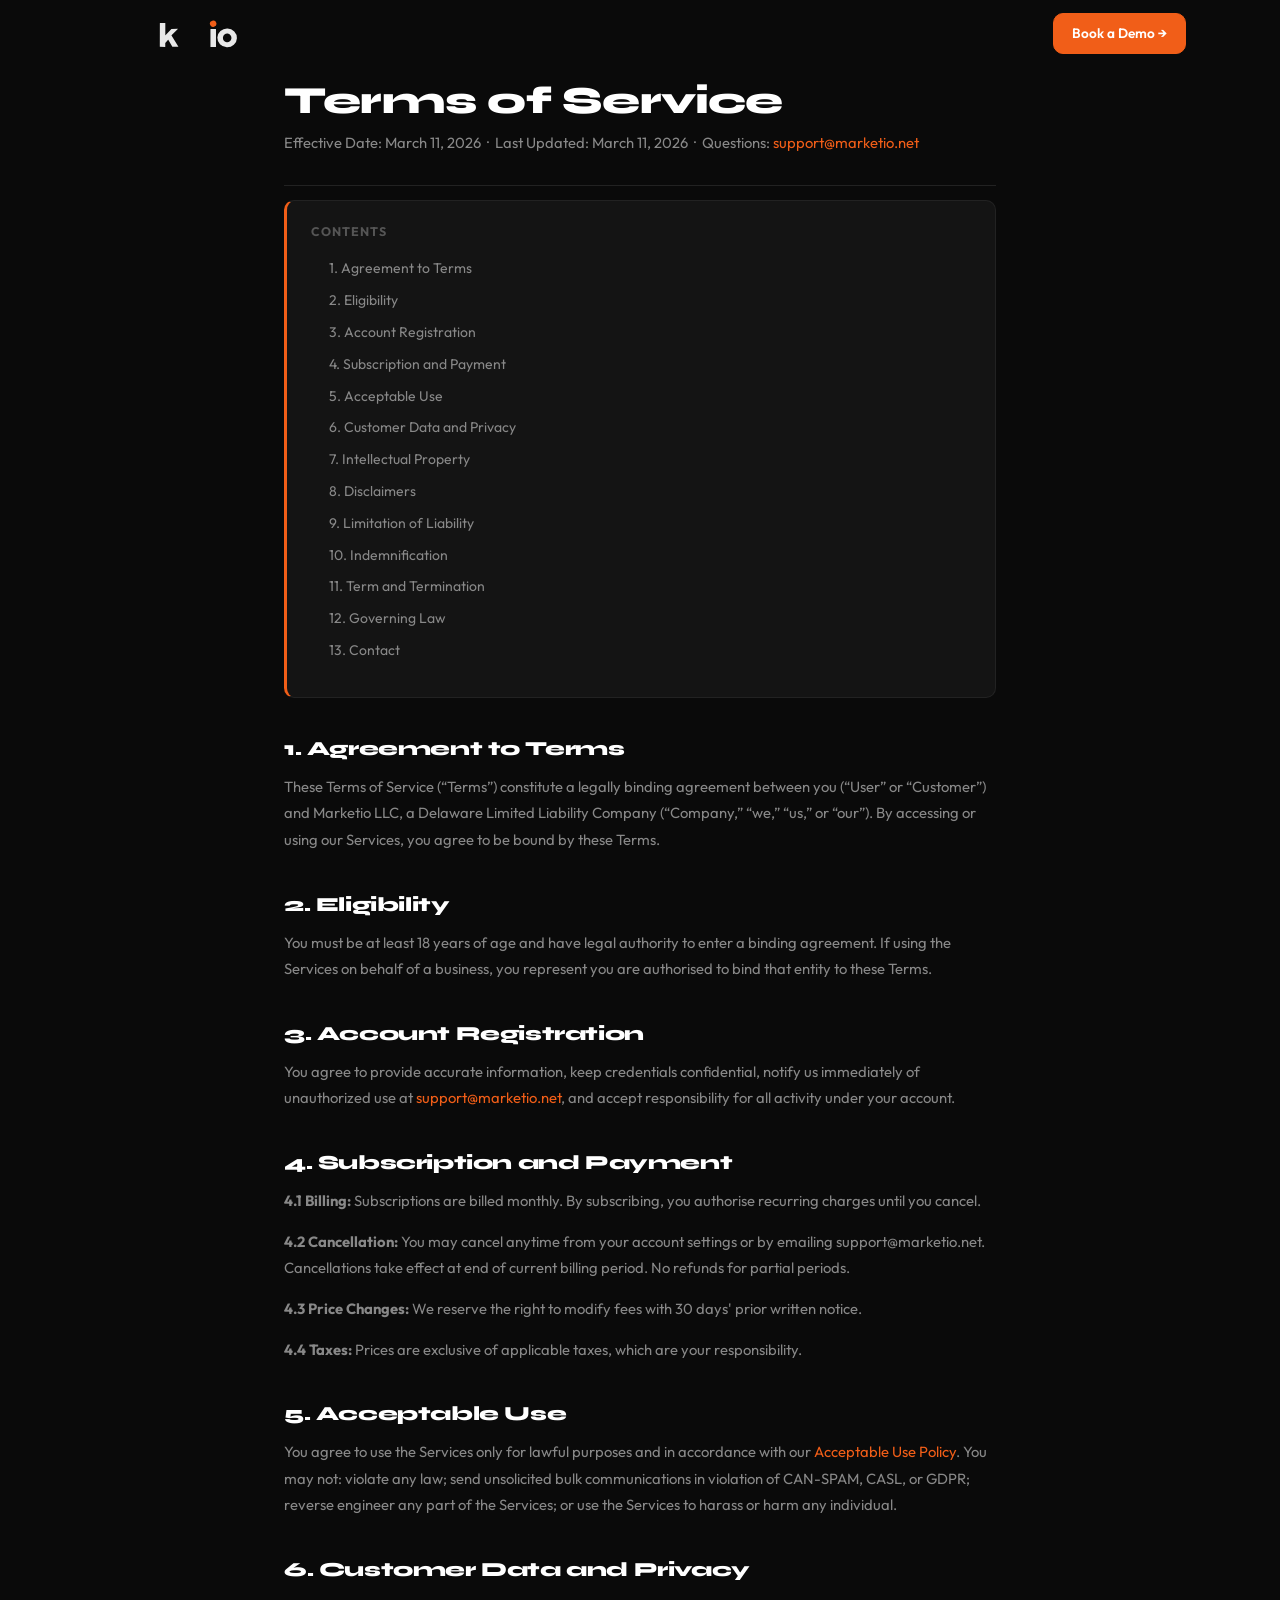
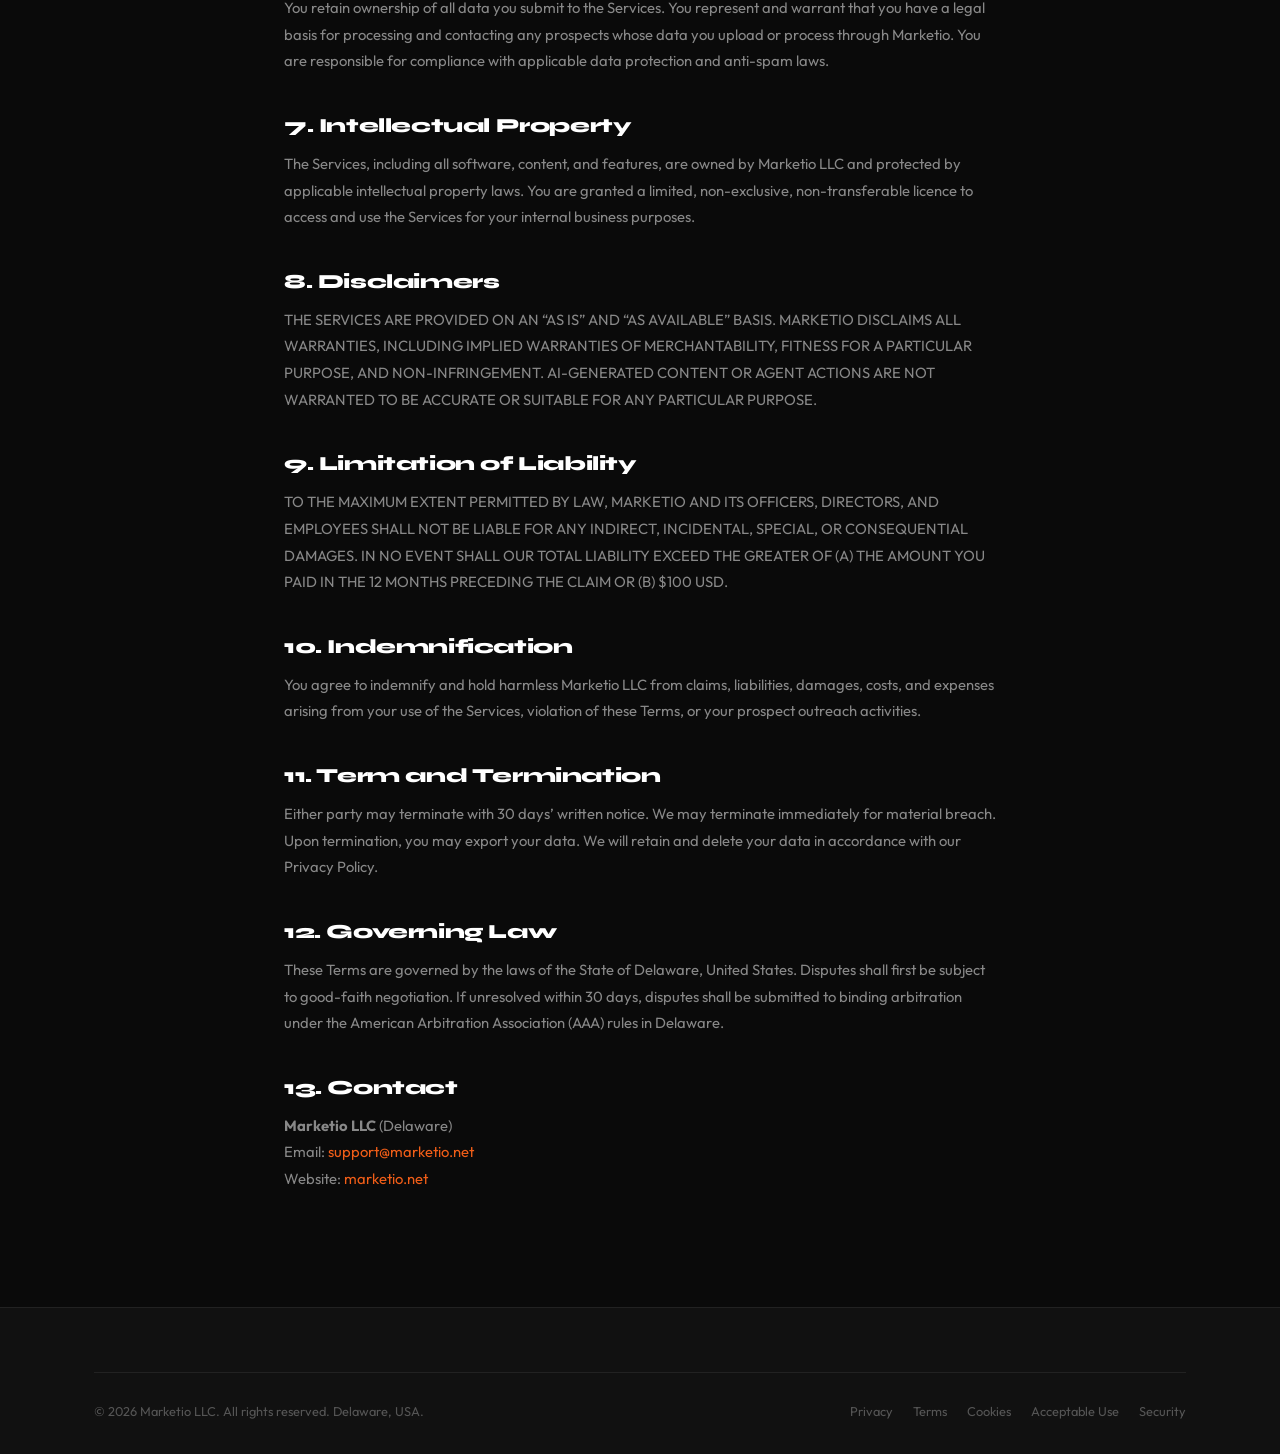
<file: terms/index.html>
<!DOCTYPE html>
<html lang="en">
<head>
  <meta charset="UTF-8">
  <meta name="viewport" content="width=device-width, initial-scale=1.0">
  <title>Terms of Service | Marketio</title>
  <meta name="description" content="Marketio LLC Terms of Service — the legal agreement governing your use of the Marketio platform.">
  <link rel="canonical" href="https://marketio.net/terms/">
  <link rel="preconnect" href="https://fonts.googleapis.com">
  <link rel="preconnect" href="https://fonts.gstatic.com" crossorigin>
  <style>:root{--orange:#f15e18;--bg:#0a0a0a;--white:#fff;--muted:#888;--font-head:'Syne',-apple-system,sans-serif;--font-body:'Outfit',-apple-system,sans-serif}*,*::before,*::after{box-sizing:border-box;margin:0;padding:0}body{font-family:var(--font-body);background:var(--bg);color:#e8e8e8;-webkit-font-smoothing:antialiased;overflow-x:hidden}.nav{position:fixed;top:0;left:0;right:0;z-index:100;height:68px;display:flex;align-items:center;border-bottom:1px solid transparent;transition:background .22s,border-color .22s}.nav-inner{display:flex;align-items:center;justify-content:space-between;width:100%;max-width:1140px;margin:0 auto;padding:0 24px}.btn{display:inline-flex;align-items:center;gap:8px;font-family:var(--font-body);font-size:.95rem;font-weight:600;padding:13px 26px;border-radius:10px;transition:all .22s;cursor:pointer;border:1px solid transparent}.btn-primary{background:var(--orange);color:#fff;border-color:var(--orange)}</style>
  <link rel="stylesheet" href="/assets/css/main.css" media="print" onload="this.media='all'">
  <noscript><link rel="stylesheet" href="/assets/css/main.css"></noscript>
  <link rel="stylesheet" href="https://fonts.googleapis.com/css2?family=Syne:wght@700;800&family=Outfit:wght@400;500;600&display=swap" media="print" onload="this.media='all'">
  <noscript><link rel="stylesheet" href="https://fonts.googleapis.com/css2?family=Syne:wght@700;800&family=Outfit:wght@400;500;600&display=swap"></noscript>
  <meta property="og:title" content="Terms of Service | Marketio">
  <meta property="og:url" content="https://marketio.net/terms/">
  <meta property="og:type" content="website">
  <link rel="icon" href="/assets/img/favicon.svg" type="image/svg+xml">
</head>
<body>
<nav class="nav"><div class="nav-inner">
  <a href="/" class="nav-logo" aria-label="Marketio home">
    <svg viewBox="0.00 0.00 513.00 100.00" height="28" width="auto" xmlns="http://www.w3.org/2000/svg"><ellipse ry="11.29" rx="11.69" transform="translate(425.53,13.16) rotate(-16.3)" cy="0" cx="0" fill="#f15e18"></ellipse><path d="M276.72 31.80L299.21 31.58A0.34 0.34 0 0 1 299.46 32.16L276.90 54.54A0.34 0.34 0 0 0 276.85 54.96L301.61 95.29A0.34 0.34 0 0 1 301.32 95.81L280.18 95.74A0.34 0.34 0 0 1 279.89 95.57L265.23 70.62A0.34 0.34 0 0 0 264.68 70.56L254.61 82.04A0.34 0.34 0 0 0 254.53 82.27L254.57 95.65A0.34 0.34 0 0 1 254.23 95.99L235.40 95.94A0.34 0.34 0 0 1 235.06 95.60L235.21 11.35A0.34 0.34 0 0 1 235.55 11.01L254.38 11.04A0.34 0.34 0 0 1 254.72 11.38L254.72 54.28A0.34 0.34 0 0 0 255.31 54.51L276.47 31.91A0.34 0.34 0 0 1 276.72 31.80Z" fill="#e8e8e8"></path><path d="M510.4787 65.1597A34.95 33.51 2.0 0 1 474.3805 97.4296A34.95 33.51 2.0 0 1 440.6213 62.7203A34.95 33.51 2.0 0 1 476.7195 30.4504A34.95 33.51 2.0 0 1 510.4787 65.1597ZM474.1234 79.5996A15.70 15.27 95.8 0 0 490.9018 65.5231A15.70 15.27 95.8 0 0 477.2966 48.3604A15.70 15.27 95.8 0 0 460.5182 62.4369A15.70 15.27 95.8 0 0 474.1234 79.5996Z" fill="#e8e8e8"></path><rect rx="0.99" height="64.18" width="19.78" y="32.09" x="415.94" fill="#e8e8e8"></rect></svg>
  </a>
  <div class="nav-ctas"><a href="https://calendly.com/mubashar_ali/mubashar" target="_blank" rel="noopener" class="btn btn-primary btn-sm">Book a Demo →</a></div>
</div></nav>
<main><div class="legal-content">
  <h1>Terms of Service</h1>
  <p class="legal-meta">Effective Date: March 11, 2026 &nbsp;·&nbsp; Last Updated: March 11, 2026 &nbsp;·&nbsp; Questions: <a href='mailto:support@marketio.net'>support@marketio.net</a></p>
  <div class="legal-toc"><p>Contents</p><ul><li><a href="#agreement">1. Agreement to Terms</a></li><li><a href="#eligibility">2. Eligibility</a></li><li><a href="#account">3. Account Registration</a></li><li><a href="#payment">4. Subscription and Payment</a></li><li><a href="#aup">5. Acceptable Use</a></li><li><a href="#data">6. Customer Data and Privacy</a></li><li><a href="#ip">7. Intellectual Property</a></li><li><a href="#disclaimers">8. Disclaimers</a></li><li><a href="#liability">9. Limitation of Liability</a></li><li><a href="#indemnification">10. Indemnification</a></li><li><a href="#termination">11. Term and Termination</a></li><li><a href="#governing">12. Governing Law</a></li><li><a href="#contact-t">13. Contact</a></li></ul></div>
  <h2 id="agreement">1. Agreement to Terms</h2>
<p>These Terms of Service (&ldquo;Terms&rdquo;) constitute a legally binding agreement between you (&ldquo;User&rdquo; or &ldquo;Customer&rdquo;) and Marketio LLC, a Delaware Limited Liability Company (&ldquo;Company,&rdquo; &ldquo;we,&rdquo; &ldquo;us,&rdquo; or &ldquo;our&rdquo;). By accessing or using our Services, you agree to be bound by these Terms.</p>
<h2 id="eligibility">2. Eligibility</h2>
<p>You must be at least 18 years of age and have legal authority to enter a binding agreement. If using the Services on behalf of a business, you represent you are authorised to bind that entity to these Terms.</p>
<h2 id="account">3. Account Registration</h2>
<p>You agree to provide accurate information, keep credentials confidential, notify us immediately of unauthorized use at <a href='mailto:support@marketio.net'>support@marketio.net</a>, and accept responsibility for all activity under your account.</p>
<h2 id="payment">4. Subscription and Payment</h2>
<p><strong>4.1 Billing:</strong> Subscriptions are billed monthly. By subscribing, you authorise recurring charges until you cancel.</p><p><strong>4.2 Cancellation:</strong> You may cancel anytime from your account settings or by emailing support@marketio.net. Cancellations take effect at end of current billing period. No refunds for partial periods.</p><p><strong>4.3 Price Changes:</strong> We reserve the right to modify fees with 30 days' prior written notice.</p><p><strong>4.4 Taxes:</strong> Prices are exclusive of applicable taxes, which are your responsibility.</p>
<h2 id="aup">5. Acceptable Use</h2>
<p>You agree to use the Services only for lawful purposes and in accordance with our <a href='/acceptable-use/'>Acceptable Use Policy</a>. You may not: violate any law; send unsolicited bulk communications in violation of CAN-SPAM, CASL, or GDPR; reverse engineer any part of the Services; or use the Services to harass or harm any individual.</p>
<h2 id="data">6. Customer Data and Privacy</h2>
<p>You retain ownership of all data you submit to the Services. You represent and warrant that you have a legal basis for processing and contacting any prospects whose data you upload or process through Marketio. You are responsible for compliance with applicable data protection and anti-spam laws.</p>
<h2 id="ip">7. Intellectual Property</h2>
<p>The Services, including all software, content, and features, are owned by Marketio LLC and protected by applicable intellectual property laws. You are granted a limited, non-exclusive, non-transferable licence to access and use the Services for your internal business purposes.</p>
<h2 id="disclaimers">8. Disclaimers</h2>
<p>THE SERVICES ARE PROVIDED ON AN &ldquo;AS IS&rdquo; AND &ldquo;AS AVAILABLE&rdquo; BASIS. MARKETIO DISCLAIMS ALL WARRANTIES, INCLUDING IMPLIED WARRANTIES OF MERCHANTABILITY, FITNESS FOR A PARTICULAR PURPOSE, AND NON-INFRINGEMENT. AI-GENERATED CONTENT OR AGENT ACTIONS ARE NOT WARRANTED TO BE ACCURATE OR SUITABLE FOR ANY PARTICULAR PURPOSE.</p>
<h2 id="liability">9. Limitation of Liability</h2>
<p>TO THE MAXIMUM EXTENT PERMITTED BY LAW, MARKETIO AND ITS OFFICERS, DIRECTORS, AND EMPLOYEES SHALL NOT BE LIABLE FOR ANY INDIRECT, INCIDENTAL, SPECIAL, OR CONSEQUENTIAL DAMAGES. IN NO EVENT SHALL OUR TOTAL LIABILITY EXCEED THE GREATER OF (A) THE AMOUNT YOU PAID IN THE 12 MONTHS PRECEDING THE CLAIM OR (B) $100 USD.</p>
<h2 id="indemnification">10. Indemnification</h2>
<p>You agree to indemnify and hold harmless Marketio LLC from claims, liabilities, damages, costs, and expenses arising from your use of the Services, violation of these Terms, or your prospect outreach activities.</p>
<h2 id="termination">11. Term and Termination</h2>
<p>Either party may terminate with 30 days&rsquo; written notice. We may terminate immediately for material breach. Upon termination, you may export your data. We will retain and delete your data in accordance with our Privacy Policy.</p>
<h2 id="governing">12. Governing Law</h2>
<p>These Terms are governed by the laws of the State of Delaware, United States. Disputes shall first be subject to good-faith negotiation. If unresolved within 30 days, disputes shall be submitted to binding arbitration under the American Arbitration Association (AAA) rules in Delaware.</p>
<h2 id="contact-t">13. Contact</h2>
<p><strong>Marketio LLC</strong> (Delaware)<br>Email: <a href='mailto:support@marketio.net'>support@marketio.net</a><br>Website: <a href='https://marketio.net'>marketio.net</a></p>

</div></main>
<footer class="footer"><div class="container">
  <div class="footer-bottom" style="justify-content:space-between">
    <p>&copy; 2026 Marketio LLC. All rights reserved. Delaware, USA.</p>
    <div style="display:flex;gap:20px;flex-wrap:wrap"><a href="/privacy/" style="font-size:.8rem;color:var(--muted-l)">Privacy</a><a href="/terms/" style="font-size:.8rem;color:var(--muted-l)">Terms</a><a href="/cookies/" style="font-size:.8rem;color:var(--muted-l)">Cookies</a><a href="/acceptable-use/" style="font-size:.8rem;color:var(--muted-l)">Acceptable Use</a><a href="/security/" style="font-size:.8rem;color:var(--muted-l)">Security</a></div>
  </div>
</div></footer>
<script src="/assets/js/main.js" defer></script>
</body></html>
</file>
<file: assets/css/main.css>
/* =========================================
   MARKETIO — MAIN STYLESHEET
   Brand: #f15e18 orange / #1c1c1d near-black
   Fonts: Syne (headings) / Outfit (body)
   ========================================= */

/* --- FONT FACES (self-host ready — swap Google Fonts URLs for woff2 paths) --- */
@import url('https://fonts.googleapis.com/css2?family=Syne:wght@700;800&family=Outfit:wght@400;500;600&display=swap');

/* --- CSS VARIABLES --- */
:root {
  --orange:      #f15e18;
  --orange-dim:  rgba(241, 94, 24, 0.12);
  --orange-glow: rgba(241, 94, 24, 0.25);
  --dark:        #1c1c1d;
  --bg:          #0a0a0a;
  --surface:     #111111;
  --card:        #141414;
  --card-hover:  #191919;
  --border:      #222222;
  --border-l:    #2e2e2e;
  --white:       #ffffff;
  --text:        #e8e8e8;
  --muted:       #888888;
  --muted-l:     #555555;
  --font-head:   'Syne', -apple-system, sans-serif;
  --font-body:   'Outfit', -apple-system, sans-serif;
  --radius:      10px;
  --radius-l:    16px;
  --transition:  0.22s ease;
  --max-w:       1140px;
}

/* --- RESET & BASE --- */
*, *::before, *::after { box-sizing: border-box; margin: 0; padding: 0; }

html {
  scroll-behavior: smooth;
  -webkit-text-size-adjust: 100%;
  font-size: 16px;
}

body {
  font-family: var(--font-body);
  background: var(--bg);
  color: var(--text);
  line-height: 1.6;
  -webkit-font-smoothing: antialiased;
  overflow-x: hidden;
}

img, svg { display: block; max-width: 100%; height: auto; }
a { color: inherit; text-decoration: none; }
ul, ol { list-style: none; }
button { cursor: pointer; border: none; background: none; font-family: var(--font-body); }
input, textarea, select { font-family: var(--font-body); }

/* --- TYPOGRAPHY SCALE --- */
h1, h2, h3, h4, h5, h6 {
  font-family: var(--font-head);
  font-weight: 800;
  line-height: 1.1;
  letter-spacing: -0.02em;
  color: var(--white);
}

h1 { font-size: clamp(2.6rem, 5.5vw, 4.2rem); }
h2 { font-size: clamp(2rem, 4vw, 3rem); }
h3 { font-size: clamp(1.3rem, 2.5vw, 1.75rem); }
h4 { font-size: 1.25rem; }
p  { color: var(--text); line-height: 1.7; }

.label {
  display: inline-flex;
  align-items: center;
  gap: 6px;
  font-family: var(--font-body);
  font-size: 0.72rem;
  font-weight: 600;
  letter-spacing: 0.12em;
  text-transform: uppercase;
  color: var(--orange);
  margin-bottom: 1rem;
}

.label::before {
  content: '';
  display: inline-block;
  width: 6px;
  height: 6px;
  border-radius: 50%;
  background: var(--orange);
  flex-shrink: 0;
}

/* --- LAYOUT UTILITIES --- */
.container { width: 100%; max-width: var(--max-w); margin: 0 auto; padding: 0 24px; }
.section { padding: 100px 0; }
.section-sm { padding: 64px 0; }
.text-center { text-align: center; }
.text-muted { color: var(--muted); }
.flex { display: flex; }
.grid { display: grid; }
.hidden { display: none; }

.section-header { max-width: 680px; margin-bottom: 64px; }
.section-header.center { margin: 0 auto 64px; }
.section-header p { font-size: 1.1rem; color: var(--muted); margin-top: 1rem; line-height: 1.7; }

/* --- BUTTONS --- */
.btn {
  display: inline-flex;
  align-items: center;
  gap: 8px;
  font-family: var(--font-body);
  font-size: 0.95rem;
  font-weight: 600;
  padding: 13px 26px;
  border-radius: var(--radius);
  transition: all var(--transition);
  white-space: nowrap;
  cursor: pointer;
  border: 1px solid transparent;
}

.btn-primary {
  background: var(--orange);
  color: var(--white);
  border-color: var(--orange);
}
.btn-primary:hover {
  background: #d9531a;
  border-color: #d9531a;
  transform: translateY(-1px);
  box-shadow: 0 8px 30px rgba(241, 94, 24, 0.35);
}

.btn-secondary {
  background: transparent;
  color: var(--white);
  border-color: var(--border-l);
}
.btn-secondary:hover {
  border-color: var(--orange);
  color: var(--orange);
  transform: translateY(-1px);
}

.btn-ghost {
  background: transparent;
  color: var(--muted);
  padding: 13px 0;
}
.btn-ghost:hover { color: var(--white); }

.btn svg { width: 16px; height: 16px; flex-shrink: 0; }
.btn-lg { padding: 16px 32px; font-size: 1rem; }
.btn-sm { padding: 9px 18px; font-size: 0.85rem; }

/* Arrow icon inside button */
.btn-arrow::after {
  content: '→';
  transition: transform var(--transition);
}
.btn-arrow:hover::after { transform: translateX(4px); }

/* --- NAV --- */
.nav {
  position: fixed;
  top: 0;
  left: 0;
  right: 0;
  z-index: 100;
  height: 68px;
  display: flex;
  align-items: center;
  border-bottom: 1px solid transparent;
  transition: background var(--transition), border-color var(--transition);
}

.nav.scrolled {
  background: rgba(10,10,10,0.92);
  border-bottom-color: var(--border);
  backdrop-filter: blur(16px);
  -webkit-backdrop-filter: blur(16px);
}

.nav-inner {
  display: flex;
  align-items: center;
  justify-content: space-between;
  width: 100%;
  max-width: var(--max-w);
  margin: 0 auto;
  padding: 0 24px;
}

.nav-logo {
  display: flex;
  align-items: center;
  height: 32px;
}

.nav-logo svg { height: 28px; width: auto; }

.nav-links {
  display: flex;
  align-items: center;
  gap: 36px;
}

.nav-links a {
  font-size: 0.9rem;
  font-weight: 500;
  color: var(--muted);
  transition: color var(--transition);
  position: relative;
}

.nav-links a:hover,
.nav-links a.active { color: var(--white); }

.nav-links a::after {
  content: '';
  position: absolute;
  bottom: -4px;
  left: 0;
  width: 0;
  height: 1.5px;
  background: var(--orange);
  transition: width var(--transition);
}
.nav-links a:hover::after,
.nav-links a.active::after { width: 100%; }

.nav-ctas { display: flex; align-items: center; gap: 12px; }

.nav-login {
  font-size: 0.875rem;
  font-weight: 500;
  color: var(--muted);
  transition: color var(--transition);
}
.nav-login:hover { color: var(--white); }

/* Mobile nav */
.nav-toggle {
  display: none;
  flex-direction: column;
  gap: 5px;
  padding: 6px;
  cursor: pointer;
}
.nav-toggle span {
  display: block;
  width: 22px;
  height: 1.5px;
  background: var(--white);
  transition: all var(--transition);
}
.nav-toggle.open span:nth-child(1) { transform: translateY(6.5px) rotate(45deg); }
.nav-toggle.open span:nth-child(2) { opacity: 0; }
.nav-toggle.open span:nth-child(3) { transform: translateY(-6.5px) rotate(-45deg); }

.nav-mobile {
  display: none;
  position: fixed;
  top: 68px;
  left: 0;
  right: 0;
  background: rgba(10,10,10,0.98);
  border-bottom: 1px solid var(--border);
  padding: 20px 24px 28px;
  z-index: 99;
  backdrop-filter: blur(20px);
  -webkit-backdrop-filter: blur(20px);
}

.nav-mobile.open { display: block; }

.nav-mobile a {
  display: block;
  padding: 13px 0;
  font-size: 1.05rem;
  font-weight: 500;
  color: var(--muted);
  border-bottom: 1px solid var(--border);
  transition: color var(--transition);
}
.nav-mobile a:hover { color: var(--white); }
.nav-mobile .btn { margin-top: 20px; width: 100%; justify-content: center; }

/* --- HERO --- */
.hero {
  position: relative;
  min-height: 100vh;
  display: flex;
  align-items: center;
  padding-top: 68px;
  overflow: hidden;
}

/* Grid pattern */
.hero::before {
  content: '';
  position: absolute;
  inset: 0;
  background-image:
    linear-gradient(rgba(241,94,24,0.03) 1px, transparent 1px),
    linear-gradient(90deg, rgba(241,94,24,0.03) 1px, transparent 1px);
  background-size: 60px 60px;
  pointer-events: none;
}

/* Orange glow blob */
.hero::after {
  content: '';
  position: absolute;
  top: 15%;
  left: 50%;
  transform: translateX(-50%);
  width: 700px;
  height: 400px;
  background: radial-gradient(ellipse, rgba(241,94,24,0.12) 0%, transparent 70%);
  pointer-events: none;
  filter: blur(40px);
}

.hero-inner {
  position: relative;
  z-index: 2;
  width: 100%;
  max-width: var(--max-w);
  margin: 0 auto;
  padding: 80px 24px 100px;
  text-align: center;
}

.hero-badge {
  display: inline-flex;
  align-items: center;
  gap: 8px;
  padding: 6px 14px;
  border: 1px solid var(--border-l);
  border-radius: 100px;
  font-size: 0.8rem;
  font-weight: 500;
  color: var(--muted);
  margin-bottom: 32px;
  background: rgba(255,255,255,0.03);
}
.hero-badge span.dot {
  width: 6px;
  height: 6px;
  border-radius: 50%;
  background: var(--orange);
  animation: pulse-dot 2s ease infinite;
}

@keyframes pulse-dot {
  0%, 100% { opacity: 1; transform: scale(1); }
  50% { opacity: 0.5; transform: scale(0.7); }
}

.hero h1 { max-width: 820px; margin: 0 auto 24px; }

.hero h1 .accent {
  color: var(--orange);
  position: relative;
}

.hero-sub {
  font-size: clamp(1rem, 1.8vw, 1.2rem);
  color: var(--muted);
  max-width: 560px;
  margin: 0 auto 40px;
  line-height: 1.7;
}

.hero-ctas {
  display: flex;
  align-items: center;
  justify-content: center;
  gap: 16px;
  flex-wrap: wrap;
  margin-bottom: 64px;
}

/* Trust bar */
.trust-bar {
  display: flex;
  align-items: center;
  justify-content: center;
  gap: 28px;
  flex-wrap: wrap;
  padding-top: 28px;
  border-top: 1px solid var(--border);
}

.trust-bar span {
  font-size: 0.78rem;
  font-weight: 500;
  color: var(--muted-l);
  letter-spacing: 0.05em;
  text-transform: uppercase;
}

/* Agent activity widget */
.hero-widget {
  margin: 0 auto;
  max-width: 640px;
  background: var(--card);
  border: 1px solid var(--border);
  border-radius: var(--radius-l);
  overflow: hidden;
  box-shadow: 0 24px 80px rgba(0,0,0,0.6), 0 0 0 1px rgba(241,94,24,0.08);
}

.widget-header {
  display: flex;
  align-items: center;
  gap: 10px;
  padding: 14px 18px;
  background: var(--surface);
  border-bottom: 1px solid var(--border);
}

.widget-header .dot-row {
  display: flex;
  gap: 6px;
}
.widget-header .dot-row span {
  width: 10px;
  height: 10px;
  border-radius: 50%;
  background: var(--border-l);
}
.widget-header .title {
  font-size: 0.78rem;
  font-weight: 600;
  color: var(--muted);
  margin-left: 6px;
}
.widget-header .status {
  margin-left: auto;
  display: flex;
  align-items: center;
  gap: 6px;
  font-size: 0.75rem;
  color: #22c55e;
}
.widget-header .status::before {
  content: '';
  width: 6px; height: 6px;
  border-radius: 50%;
  background: #22c55e;
  animation: pulse-dot 1.8s ease infinite;
}

.widget-body { padding: 16px; }

.widget-stat-row {
  display: grid;
  grid-template-columns: repeat(3, 1fr);
  gap: 10px;
  margin-bottom: 16px;
}

.widget-stat {
  background: var(--surface);
  border: 1px solid var(--border);
  border-radius: var(--radius);
  padding: 12px 14px;
  text-align: center;
}

.widget-stat .num {
  font-family: var(--font-head);
  font-size: 1.4rem;
  font-weight: 800;
  color: var(--orange);
}
.widget-stat .lbl {
  font-size: 0.7rem;
  color: var(--muted);
  margin-top: 2px;
}

.widget-feed { display: flex; flex-direction: column; gap: 8px; }

.feed-item {
  display: flex;
  align-items: center;
  gap: 10px;
  padding: 10px 12px;
  background: var(--surface);
  border: 1px solid var(--border);
  border-radius: var(--radius);
  border-left: 2px solid var(--orange);
  opacity: 0;
  transform: translateX(-8px);
  animation: slide-in 0.4s ease forwards;
}

.feed-item:nth-child(1) { animation-delay: 0.1s; }
.feed-item:nth-child(2) { animation-delay: 0.7s; }
.feed-item:nth-child(3) { animation-delay: 1.3s; }
.feed-item:nth-child(4) { animation-delay: 1.9s; }
.feed-item:nth-child(5) { animation-delay: 2.5s; }

@keyframes slide-in {
  to { opacity: 1; transform: translateX(0); }
}

.feed-item .fi-icon {
  width: 28px;
  height: 28px;
  border-radius: 50%;
  background: var(--orange-dim);
  display: flex;
  align-items: center;
  justify-content: center;
  font-size: 0.75rem;
  flex-shrink: 0;
  color: var(--orange);
  font-weight: 700;
}
.feed-item .fi-text { flex: 1; }
.feed-item .fi-name { font-size: 0.82rem; font-weight: 600; color: var(--white); }
.feed-item .fi-role { font-size: 0.72rem; color: var(--muted); }
.feed-item .fi-tag {
  font-size: 0.7rem;
  font-weight: 600;
  padding: 3px 8px;
  border-radius: 100px;
  background: rgba(34,197,94,0.1);
  color: #22c55e;
  white-space: nowrap;
}
.feed-item .fi-tag.pending {
  background: rgba(251,191,36,0.1);
  color: #fbbf24;
}
.feed-item .fi-tag.sent {
  background: var(--orange-dim);
  color: var(--orange);
}

/* --- PROBLEM SECTION --- */
.problem-section { background: var(--surface); border-top: 1px solid var(--border); border-bottom: 1px solid var(--border); }

.stats-grid {
  display: grid;
  grid-template-columns: repeat(3, 1fr);
  gap: 1px;
  background: var(--border);
  border: 1px solid var(--border);
  border-radius: var(--radius-l);
  overflow: hidden;
  margin-top: 48px;
}

.stat-block {
  background: var(--card);
  padding: 40px 32px;
  text-align: center;
}

.stat-block .big-num {
  font-family: var(--font-head);
  font-size: clamp(2.5rem, 5vw, 3.5rem);
  font-weight: 800;
  color: var(--orange);
  line-height: 1;
  margin-bottom: 10px;
}

.stat-block p { font-size: 0.95rem; color: var(--muted); }

/* --- PRODUCTS SECTION --- */
.products-grid {
  display: grid;
  grid-template-columns: 1fr 1fr;
  gap: 20px;
  margin-top: 16px;
}

.product-card {
  background: var(--card);
  border: 1px solid var(--border);
  border-radius: var(--radius-l);
  padding: 40px;
  transition: border-color var(--transition), transform var(--transition), box-shadow var(--transition);
  position: relative;
  overflow: hidden;
}

.product-card::before {
  content: '';
  position: absolute;
  top: 0; left: 0; right: 0;
  height: 3px;
  background: var(--orange);
  transform: scaleX(0);
  transform-origin: left;
  transition: transform 0.35s ease;
}

.product-card:hover { border-color: var(--border-l); transform: translateY(-4px); box-shadow: 0 20px 60px rgba(0,0,0,0.4); }
.product-card:hover::before { transform: scaleX(1); }

.product-card.flagship { border-color: rgba(241,94,24,0.25); }
.product-card.flagship::before { transform: scaleX(1); }

.card-icon {
  width: 48px;
  height: 48px;
  border-radius: var(--radius);
  background: var(--orange-dim);
  display: flex;
  align-items: center;
  justify-content: center;
  margin-bottom: 24px;
  font-size: 1.3rem;
}

.card-tag {
  display: inline-block;
  font-size: 0.68rem;
  font-weight: 700;
  letter-spacing: 0.1em;
  text-transform: uppercase;
  color: var(--orange);
  background: var(--orange-dim);
  padding: 3px 10px;
  border-radius: 100px;
  margin-bottom: 12px;
}

.product-card h3 { margin-bottom: 14px; font-size: 1.5rem; }
.product-card p { color: var(--muted); margin-bottom: 28px; font-size: 0.95rem; }

.feature-list { display: flex; flex-direction: column; gap: 10px; margin-bottom: 36px; }

.feature-list li {
  display: flex;
  align-items: flex-start;
  gap: 10px;
  font-size: 0.875rem;
  color: var(--text);
}

.feature-list li::before {
  content: '';
  display: block;
  width: 14px;
  height: 14px;
  border-radius: 50%;
  background: var(--orange-dim);
  border: 1px solid var(--orange);
  flex-shrink: 0;
  margin-top: 2px;
  position: relative;
}

.feature-list li::before {
  background-image: url("data:image/svg+xml,%3Csvg viewBox='0 0 14 14' fill='none' xmlns='http://www.w3.org/2000/svg'%3E%3Cpath d='M3 7l2.5 2.5L11 4.5' stroke='%23f15e18' stroke-width='1.5' stroke-linecap='round' stroke-linejoin='round'/%3E%3C/svg%3E");
  background-size: contain;
  background-repeat: no-repeat;
  background-position: center;
  background-color: var(--orange-dim);
}

/* --- HOW IT WORKS --- */
.steps-grid {
  display: grid;
  grid-template-columns: repeat(4, 1fr);
  gap: 1px;
  background: var(--border);
  border: 1px solid var(--border);
  border-radius: var(--radius-l);
  overflow: hidden;
  margin-top: 16px;
}

.step-block {
  background: var(--card);
  padding: 36px 28px;
  transition: background var(--transition);
}

.step-block:hover { background: var(--card-hover); }

.step-num {
  font-family: var(--font-head);
  font-size: 2.5rem;
  font-weight: 800;
  color: var(--border-l);
  line-height: 1;
  margin-bottom: 16px;
  transition: color var(--transition);
}

.step-block:hover .step-num { color: var(--orange); }

.step-block h4 { font-size: 1rem; margin-bottom: 10px; }
.step-block p { font-size: 0.875rem; color: var(--muted); line-height: 1.6; }

/* --- TECH STACK --- */
.tech-section { background: var(--surface); border-top: 1px solid var(--border); border-bottom: 1px solid var(--border); }

.tech-logos {
  display: flex;
  align-items: center;
  justify-content: center;
  gap: 48px;
  flex-wrap: wrap;
  margin-top: 40px;
}

.tech-logo {
  display: flex;
  align-items: center;
  gap: 10px;
  font-size: 0.875rem;
  font-weight: 600;
  color: var(--muted-l);
  transition: color var(--transition);
}

.tech-logo:hover { color: var(--muted); }

.tech-logo .tl-icon {
  width: 32px;
  height: 32px;
  border-radius: 8px;
  background: var(--card);
  border: 1px solid var(--border);
  display: flex;
  align-items: center;
  justify-content: center;
  font-size: 1rem;
}

/* --- TESTIMONIALS --- */
.testimonials-grid {
  display: grid;
  grid-template-columns: repeat(3, 1fr);
  gap: 20px;
  margin-top: 16px;
}

.testimonial-card {
  background: var(--card);
  border: 1px solid var(--border);
  border-radius: var(--radius-l);
  padding: 32px;
  transition: border-color var(--transition);
}

.testimonial-card:hover { border-color: var(--border-l); }

.t-quote {
  font-size: 0.95rem;
  line-height: 1.7;
  color: var(--text);
  margin-bottom: 24px;
  position: relative;
}

.t-quote::before {
  content: '"';
  font-family: var(--font-head);
  font-size: 3rem;
  color: var(--orange);
  line-height: 0.8;
  display: block;
  margin-bottom: 12px;
}

.t-author {
  display: flex;
  align-items: center;
  gap: 12px;
}

.t-avatar {
  width: 38px;
  height: 38px;
  border-radius: 50%;
  background: var(--orange-dim);
  border: 1px solid var(--orange);
  display: flex;
  align-items: center;
  justify-content: center;
  font-family: var(--font-head);
  font-size: 0.9rem;
  font-weight: 700;
  color: var(--orange);
  flex-shrink: 0;
}

.t-author-info .name { font-size: 0.875rem; font-weight: 600; color: var(--white); }
.t-author-info .role { font-size: 0.78rem; color: var(--muted); }

/* --- CTA BANNER --- */
.cta-banner {
  background: var(--orange);
  position: relative;
  overflow: hidden;
  text-align: center;
}

.cta-banner::before {
  content: '';
  position: absolute;
  inset: 0;
  background: radial-gradient(ellipse at 50% 0%, rgba(255,255,255,0.15) 0%, transparent 60%);
}

.cta-banner .container { position: relative; z-index: 1; padding-top: 72px; padding-bottom: 72px; }
.cta-banner h2 { color: var(--white); }
.cta-banner p { color: rgba(255,255,255,0.8); font-size: 1.1rem; margin: 16px auto 36px; max-width: 480px; }
.btn-cta-white { background: var(--white); color: var(--orange); border-color: var(--white); }
.btn-cta-white:hover { background: rgba(255,255,255,0.9); transform: translateY(-1px); box-shadow: 0 8px 30px rgba(0,0,0,0.2); }

/* --- FOOTER --- */
.footer {
  background: var(--surface);
  border-top: 1px solid var(--border);
  padding: 64px 0 32px;
}

.footer-grid {
  display: grid;
  grid-template-columns: 2fr 1fr 1fr 1fr;
  gap: 48px;
  margin-bottom: 48px;
}

.footer-brand .logo { height: 28px; width: auto; margin-bottom: 16px; }
.footer-brand p { font-size: 0.875rem; color: var(--muted); line-height: 1.7; max-width: 260px; }

.footer-col h5 {
  font-size: 0.78rem;
  font-weight: 700;
  letter-spacing: 0.1em;
  text-transform: uppercase;
  color: var(--muted-l);
  margin-bottom: 16px;
}

.footer-col ul { display: flex; flex-direction: column; gap: 10px; }
.footer-col a { font-size: 0.875rem; color: var(--muted); transition: color var(--transition); }
.footer-col a:hover { color: var(--white); }

.footer-bottom {
  display: flex;
  align-items: center;
  justify-content: space-between;
  padding-top: 28px;
  border-top: 1px solid var(--border);
  flex-wrap: wrap;
  gap: 12px;
}

.footer-bottom p { font-size: 0.8rem; color: var(--muted-l); }
.footer-bottom .powered {
  font-size: 0.78rem;
  color: var(--muted-l);
  display: flex;
  align-items: center;
  gap: 6px;
}
.footer-bottom .powered span { color: var(--orange); }

/* --- INTERIOR PAGES HERO (non-home) --- */
.page-hero {
  padding: 140px 0 80px;
  text-align: center;
  position: relative;
  overflow: hidden;
}

.page-hero::before {
  content: '';
  position: absolute;
  inset: 0;
  background-image:
    linear-gradient(rgba(241,94,24,0.025) 1px, transparent 1px),
    linear-gradient(90deg, rgba(241,94,24,0.025) 1px, transparent 1px);
  background-size: 60px 60px;
}

.page-hero::after {
  content: '';
  position: absolute;
  top: 0; left: 50%;
  transform: translateX(-50%);
  width: 600px; height: 300px;
  background: radial-gradient(ellipse, rgba(241,94,24,0.10) 0%, transparent 70%);
  filter: blur(30px);
}

.page-hero .container { position: relative; z-index: 2; }
.page-hero h1 { max-width: 740px; margin: 0 auto 20px; }
.page-hero p { font-size: 1.1rem; color: var(--muted); max-width: 520px; margin: 0 auto 32px; }

/* --- PRICING PAGE --- */
.pricing-anchor {
  background: var(--orange-dim);
  border: 1px solid rgba(241,94,24,0.3);
  border-radius: var(--radius-l);
  padding: 28px 36px;
  display: flex;
  align-items: center;
  justify-content: space-between;
  gap: 24px;
  margin-bottom: 48px;
  flex-wrap: wrap;
}

.pricing-anchor .pa-left h3 { font-size: 1.6rem; margin-bottom: 4px; }
.pricing-anchor .pa-left h3 span { color: var(--orange); }
.pricing-anchor .pa-left p { font-size: 0.9rem; color: var(--muted); }

.pricing-grid {
  display: grid;
  grid-template-columns: repeat(4, 1fr);
  gap: 16px;
  margin-top: 16px;
}

.pricing-card {
  background: var(--card);
  border: 1px solid var(--border);
  border-radius: var(--radius-l);
  padding: 32px 28px;
  display: flex;
  flex-direction: column;
  transition: border-color var(--transition), transform var(--transition);
}

.pricing-card.popular {
  border-color: var(--orange);
  position: relative;
}

.popular-badge {
  position: absolute;
  top: -1px;
  left: 50%;
  transform: translateX(-50%);
  background: var(--orange);
  color: var(--white);
  font-size: 0.7rem;
  font-weight: 700;
  letter-spacing: 0.08em;
  text-transform: uppercase;
  padding: 4px 14px;
  border-radius: 0 0 8px 8px;
}

.pricing-card:hover { border-color: var(--border-l); transform: translateY(-3px); }
.pricing-card.popular:hover { border-color: var(--orange); }

.pc-tier { font-size: 0.72rem; font-weight: 700; letter-spacing: 0.1em; text-transform: uppercase; color: var(--muted); margin-bottom: 8px; }
.pc-name { font-family: var(--font-head); font-size: 1.3rem; font-weight: 800; color: var(--white); margin-bottom: 6px; }
.pc-price { font-family: var(--font-head); font-size: 2rem; font-weight: 800; color: var(--orange); line-height: 1; margin-bottom: 4px; }
.pc-price sub { font-size: 1rem; vertical-align: baseline; }
.pc-unit { font-size: 0.78rem; color: var(--muted); margin-bottom: 20px; }
.pc-desc { font-size: 0.85rem; color: var(--muted); margin-bottom: 24px; line-height: 1.6; border-bottom: 1px solid var(--border); padding-bottom: 24px; }
.pc-features { flex: 1; display: flex; flex-direction: column; gap: 10px; margin-bottom: 28px; }
.pc-features li { font-size: 0.82rem; color: var(--text); display: flex; gap: 8px; align-items: flex-start; }
.pc-features li::before {
  content: '';
  width: 14px; height: 14px;
  flex-shrink: 0;
  margin-top: 1px;
  background-image: url("data:image/svg+xml,%3Csvg viewBox='0 0 14 14' fill='none' xmlns='http://www.w3.org/2000/svg'%3E%3Cpath d='M3 7l2.5 2.5L11 4.5' stroke='%23f15e18' stroke-width='1.5' stroke-linecap='round' stroke-linejoin='round'/%3E%3C/svg%3E");
  background-size: contain; background-repeat: no-repeat; background-position: center;
}
.pc-cta { margin-top: auto; }
.pc-cta .btn { width: 100%; justify-content: center; }

.pricing-faq { margin-top: 72px; }
.pricing-faq h2 { margin-bottom: 36px; }

.faq-grid { display: grid; grid-template-columns: 1fr 1fr; gap: 20px; }

.faq-item {
  background: var(--card);
  border: 1px solid var(--border);
  border-radius: var(--radius);
  padding: 24px 28px;
  cursor: pointer;
  transition: border-color var(--transition);
}
.faq-item:hover { border-color: var(--border-l); }
.faq-item .q {
  font-weight: 600;
  font-size: 0.95rem;
  color: var(--white);
  display: flex;
  justify-content: space-between;
  align-items: center;
  gap: 16px;
}
.faq-item .q::after {
  content: '+';
  font-size: 1.2rem;
  color: var(--orange);
  flex-shrink: 0;
  transition: transform var(--transition);
}
.faq-item.open .q::after { transform: rotate(45deg); }
.faq-item .a {
  font-size: 0.875rem;
  color: var(--muted);
  line-height: 1.7;
  margin-top: 12px;
  display: none;
}
.faq-item.open .a { display: block; }

/* --- LEGAL PAGES --- */
.legal-content {
  max-width: 760px;
  margin: 0 auto;
  padding: 80px 24px 100px;
}

.legal-content h1 { font-size: clamp(1.8rem, 3vw, 2.4rem); margin-bottom: 8px; }
.legal-meta { font-size: 0.85rem; color: var(--muted); margin-bottom: 48px; padding-bottom: 28px; border-bottom: 1px solid var(--border); }
.legal-content h2 { font-size: 1.25rem; margin: 40px 0 14px; }
.legal-content h3 { font-size: 1rem; color: var(--muted); margin: 24px 0 10px; font-weight: 700; }
.legal-content p { font-size: 0.925rem; color: var(--muted); margin-bottom: 14px; line-height: 1.8; }
.legal-content ul { margin: 12px 0 14px 0; display: flex; flex-direction: column; gap: 8px; }
.legal-content ul li { font-size: 0.925rem; color: var(--muted); padding-left: 18px; position: relative; line-height: 1.7; }
.legal-content ul li::before { content: '—'; position: absolute; left: 0; color: var(--orange); }
.legal-content a { color: var(--orange); }
.legal-content a:hover { text-decoration: underline; }
.legal-toc {
  background: var(--card);
  border: 1px solid var(--border);
  border-left: 3px solid var(--orange);
  border-radius: var(--radius);
  padding: 20px 24px;
  margin-bottom: 36px;
}
.legal-toc p { font-size: 0.78rem; font-weight: 700; text-transform: uppercase; letter-spacing: 0.08em; color: var(--muted-l); margin-bottom: 10px; }
.legal-toc ul { gap: 6px; }
.legal-toc li { padding-left: 0; }
.legal-toc li::before { display: none; }
.legal-toc a { font-size: 0.875rem; color: var(--muted); }
.legal-toc a:hover { color: var(--orange); text-decoration: none; }

/* --- CONTACT PAGE --- */
.contact-grid {
  display: grid;
  grid-template-columns: 1fr 1fr;
  gap: 64px;
  align-items: start;
}

.contact-info h2 { margin-bottom: 16px; font-size: 2rem; }
.contact-info p { color: var(--muted); margin-bottom: 36px; }

.contact-methods { display: flex; flex-direction: column; gap: 16px; }
.contact-method {
  display: flex;
  align-items: center;
  gap: 14px;
  padding: 16px 20px;
  background: var(--card);
  border: 1px solid var(--border);
  border-radius: var(--radius);
  transition: border-color var(--transition);
}
.contact-method:hover { border-color: var(--border-l); }
.contact-method .cm-icon {
  width: 36px; height: 36px;
  background: var(--orange-dim);
  border-radius: 8px;
  display: flex; align-items: center; justify-content: center;
  font-size: 1rem;
  flex-shrink: 0;
}
.contact-method .cm-label { font-size: 0.75rem; color: var(--muted); }
.contact-method .cm-value { font-size: 0.875rem; color: var(--white); font-weight: 500; }

.contact-form { display: flex; flex-direction: column; gap: 16px; }

.form-group { display: flex; flex-direction: column; gap: 6px; }
.form-group label { font-size: 0.8rem; font-weight: 600; color: var(--muted); text-transform: uppercase; letter-spacing: 0.06em; }
.form-group input,
.form-group textarea,
.form-group select {
  background: var(--card);
  border: 1px solid var(--border);
  border-radius: var(--radius);
  padding: 13px 16px;
  color: var(--white);
  font-size: 0.9rem;
  transition: border-color var(--transition);
  outline: none;
  -webkit-appearance: none;
}
.form-group input:focus,
.form-group textarea:focus,
.form-group select:focus { border-color: var(--orange); }
.form-group input::placeholder,
.form-group textarea::placeholder { color: var(--muted-l); }
.form-group textarea { min-height: 120px; resize: vertical; }
.form-group select { background-image: url("data:image/svg+xml,%3Csvg viewBox='0 0 16 16' fill='none' xmlns='http://www.w3.org/2000/svg'%3E%3Cpath d='M4 6l4 4 4-4' stroke='%23888' stroke-width='1.5' stroke-linecap='round' stroke-linejoin='round'/%3E%3C/svg%3E"); background-repeat: no-repeat; background-position: right 12px center; background-size: 16px; padding-right: 40px; }
.form-group select option { background: var(--card); color: var(--white); }
.form-row { display: grid; grid-template-columns: 1fr 1fr; gap: 16px; }

/* --- ABOUT PAGE --- */
.about-grid {
  display: grid;
  grid-template-columns: 1fr 1fr;
  gap: 64px;
  align-items: center;
}

.about-text h2 { margin-bottom: 20px; }
.about-text p { color: var(--muted); margin-bottom: 16px; line-height: 1.8; }

.mission-cards { display: grid; grid-template-columns: 1fr 1fr; gap: 16px; margin-top: 16px; }
.mission-card {
  background: var(--card);
  border: 1px solid var(--border);
  border-radius: var(--radius);
  padding: 28px;
  border-top: 2px solid var(--orange);
}
.mission-card h4 { margin-bottom: 10px; font-size: 1rem; }
.mission-card p { font-size: 0.875rem; color: var(--muted); line-height: 1.7; }

.partners-grid {
  display: grid;
  grid-template-columns: repeat(3, 1fr);
  gap: 20px;
  margin-top: 16px;
}

.partner-card {
  background: var(--card);
  border: 1px solid var(--border);
  border-radius: var(--radius-l);
  padding: 32px 28px;
  text-align: center;
  transition: border-color var(--transition);
}
.partner-card:hover { border-color: rgba(241,94,24,0.3); }
.partner-card .partner-icon { font-size: 2rem; margin-bottom: 14px; }
.partner-card h4 { margin-bottom: 10px; }
.partner-card p { font-size: 0.85rem; color: var(--muted); line-height: 1.7; }

/* --- DEMO PAGE --- */
.demo-grid {
  display: grid;
  grid-template-columns: 1fr 1fr;
  gap: 64px;
  align-items: start;
}

.demo-info h2 { margin-bottom: 16px; }
.demo-info p { color: var(--muted); margin-bottom: 28px; }

.demo-points { display: flex; flex-direction: column; gap: 14px; margin-bottom: 36px; }
.demo-point {
  display: flex;
  gap: 14px;
  align-items: flex-start;
  padding: 16px 20px;
  background: var(--card);
  border: 1px solid var(--border);
  border-radius: var(--radius);
}
.demo-point .dp-num {
  font-family: var(--font-head);
  font-size: 1.3rem;
  font-weight: 800;
  color: var(--orange);
  flex-shrink: 0;
  line-height: 1;
}
.demo-point .dp-text strong { display: block; font-size: 0.9rem; color: var(--white); margin-bottom: 3px; }
.demo-point .dp-text span { font-size: 0.82rem; color: var(--muted); }

.demo-embed {
  background: var(--card);
  border: 1px solid var(--border);
  border-radius: var(--radius-l);
  overflow: hidden;
  min-height: 500px;
  display: flex;
  align-items: center;
  justify-content: center;
  flex-direction: column;
  gap: 16px;
  padding: 40px;
  text-align: center;
}

.demo-embed p { color: var(--muted); font-size: 0.9rem; }

/* --- BLOG / CAREERS PLACEHOLDER --- */
.placeholder-section {
  text-align: center;
  padding: 100px 0;
}
.placeholder-section h2 { margin-bottom: 16px; }
.placeholder-section p { color: var(--muted); max-width: 420px; margin: 0 auto 32px; }
.placeholder-icon { font-size: 3rem; margin-bottom: 24px; }

/* --- GTM MODULES --- */
.modules-grid {
  display: grid;
  grid-template-columns: repeat(3, 1fr);
  gap: 16px;
  margin-top: 16px;
}

.module-card {
  background: var(--card);
  border: 1px solid var(--border);
  border-radius: var(--radius);
  padding: 28px;
  transition: border-color var(--transition), transform var(--transition);
}
.module-card:hover { border-color: var(--border-l); transform: translateY(-2px); }
.module-num { font-family: var(--font-head); font-size: 2rem; font-weight: 800; color: var(--orange-dim); color: rgba(241,94,24,0.2); margin-bottom: 14px; }
.module-card h4 { margin-bottom: 10px; }
.module-card p { font-size: 0.875rem; color: var(--muted); line-height: 1.7; }

/* --- AI AGENTS PAGE --- */
.features-grid {
  display: grid;
  grid-template-columns: repeat(3, 1fr);
  gap: 16px;
  margin-top: 16px;
}

.feature-card {
  background: var(--card);
  border: 1px solid var(--border);
  border-radius: var(--radius);
  padding: 28px;
  transition: border-color var(--transition), box-shadow var(--transition);
}
.feature-card:hover { border-color: rgba(241,94,24,0.3); box-shadow: 0 8px 32px rgba(241,94,24,0.05); }
.feature-card .fc-icon { font-size: 1.5rem; margin-bottom: 14px; }
.feature-card h4 { margin-bottom: 10px; }
.feature-card p { font-size: 0.875rem; color: var(--muted); line-height: 1.7; }

.integrations-list {
  display: flex;
  flex-wrap: wrap;
  gap: 10px;
  margin-top: 24px;
}
.integration-badge {
  display: flex;
  align-items: center;
  gap: 8px;
  padding: 8px 14px;
  background: var(--card);
  border: 1px solid var(--border);
  border-radius: 100px;
  font-size: 0.82rem;
  color: var(--muted);
  font-weight: 500;
  transition: border-color var(--transition), color var(--transition);
}
.integration-badge:hover { border-color: var(--orange); color: var(--white); }

/* --- 404 PAGE --- */
.error-page {
  min-height: 100vh;
  display: flex;
  align-items: center;
  justify-content: center;
  text-align: center;
}
.error-page .big { font-family: var(--font-head); font-size: clamp(6rem, 20vw, 12rem); font-weight: 800; color: var(--orange); line-height: 1; opacity: 0.3; }
.error-page h2 { font-size: 1.8rem; margin-bottom: 12px; }
.error-page p { color: var(--muted); margin-bottom: 32px; }

/* --- SCROLL ANIMATIONS --- */
.reveal {
  opacity: 0;
  transform: translateY(24px);
  transition: opacity 0.6s ease, transform 0.6s ease;
}
.reveal.visible { opacity: 1; transform: translateY(0); }
.reveal-delay-1 { transition-delay: 0.1s; }
.reveal-delay-2 { transition-delay: 0.2s; }
.reveal-delay-3 { transition-delay: 0.3s; }
.reveal-delay-4 { transition-delay: 0.4s; }

/* --- SECURITY PAGE --- */
.security-grid {
  display: grid;
  grid-template-columns: 1fr 1fr;
  gap: 20px;
  margin-top: 16px;
}

.security-card {
  background: var(--card);
  border: 1px solid var(--border);
  border-radius: var(--radius);
  padding: 28px;
  border-left: 3px solid var(--orange);
}
.security-card h4 { margin-bottom: 10px; font-size: 1rem; }
.security-card p { font-size: 0.875rem; color: var(--muted); line-height: 1.7; }

/* --- RESPONSIVE --- */
@media (max-width: 1024px) {
  .pricing-grid { grid-template-columns: repeat(2, 1fr); }
  .steps-grid { grid-template-columns: repeat(2, 1fr); }
  .footer-grid { grid-template-columns: 1fr 1fr; gap: 36px; }
}

@media (max-width: 768px) {
  .nav-links, .nav-login, .nav-ctas .btn-secondary { display: none; }
  .nav-toggle { display: flex; }
  h1 { font-size: 2.2rem; }
  h2 { font-size: 1.7rem; }
  .section { padding: 64px 0; }
  .products-grid { grid-template-columns: 1fr; }
  .testimonials-grid { grid-template-columns: 1fr; }
  .stats-grid { grid-template-columns: 1fr; }
  .steps-grid { grid-template-columns: 1fr 1fr; }
  .features-grid { grid-template-columns: 1fr; }
  .modules-grid { grid-template-columns: 1fr; }
  .partners-grid { grid-template-columns: 1fr; }
  .faq-grid { grid-template-columns: 1fr; }
  .about-grid { grid-template-columns: 1fr; }
  .contact-grid { grid-template-columns: 1fr; }
  .demo-grid { grid-template-columns: 1fr; }
  .security-grid { grid-template-columns: 1fr; }
  .pricing-grid { grid-template-columns: 1fr; }
  .pricing-anchor { flex-direction: column; align-items: flex-start; }
  .footer-grid { grid-template-columns: 1fr; gap: 28px; }
  .footer-bottom { flex-direction: column; align-items: flex-start; }
  .form-row { grid-template-columns: 1fr; }
  .hero-ctas { flex-direction: column; align-items: center; }
  .trust-bar { gap: 16px; }
  .mission-cards { grid-template-columns: 1fr; }
  .widget-stat-row { grid-template-columns: repeat(3, 1fr); }
}

@media (max-width: 480px) {
  .container { padding: 0 16px; }
  .steps-grid { grid-template-columns: 1fr; }
  .hero-widget { margin: 0 -4px; }
  .widget-stat-row { grid-template-columns: 1fr 1fr; }
  .tech-logos { gap: 24px; }
}
</file>
